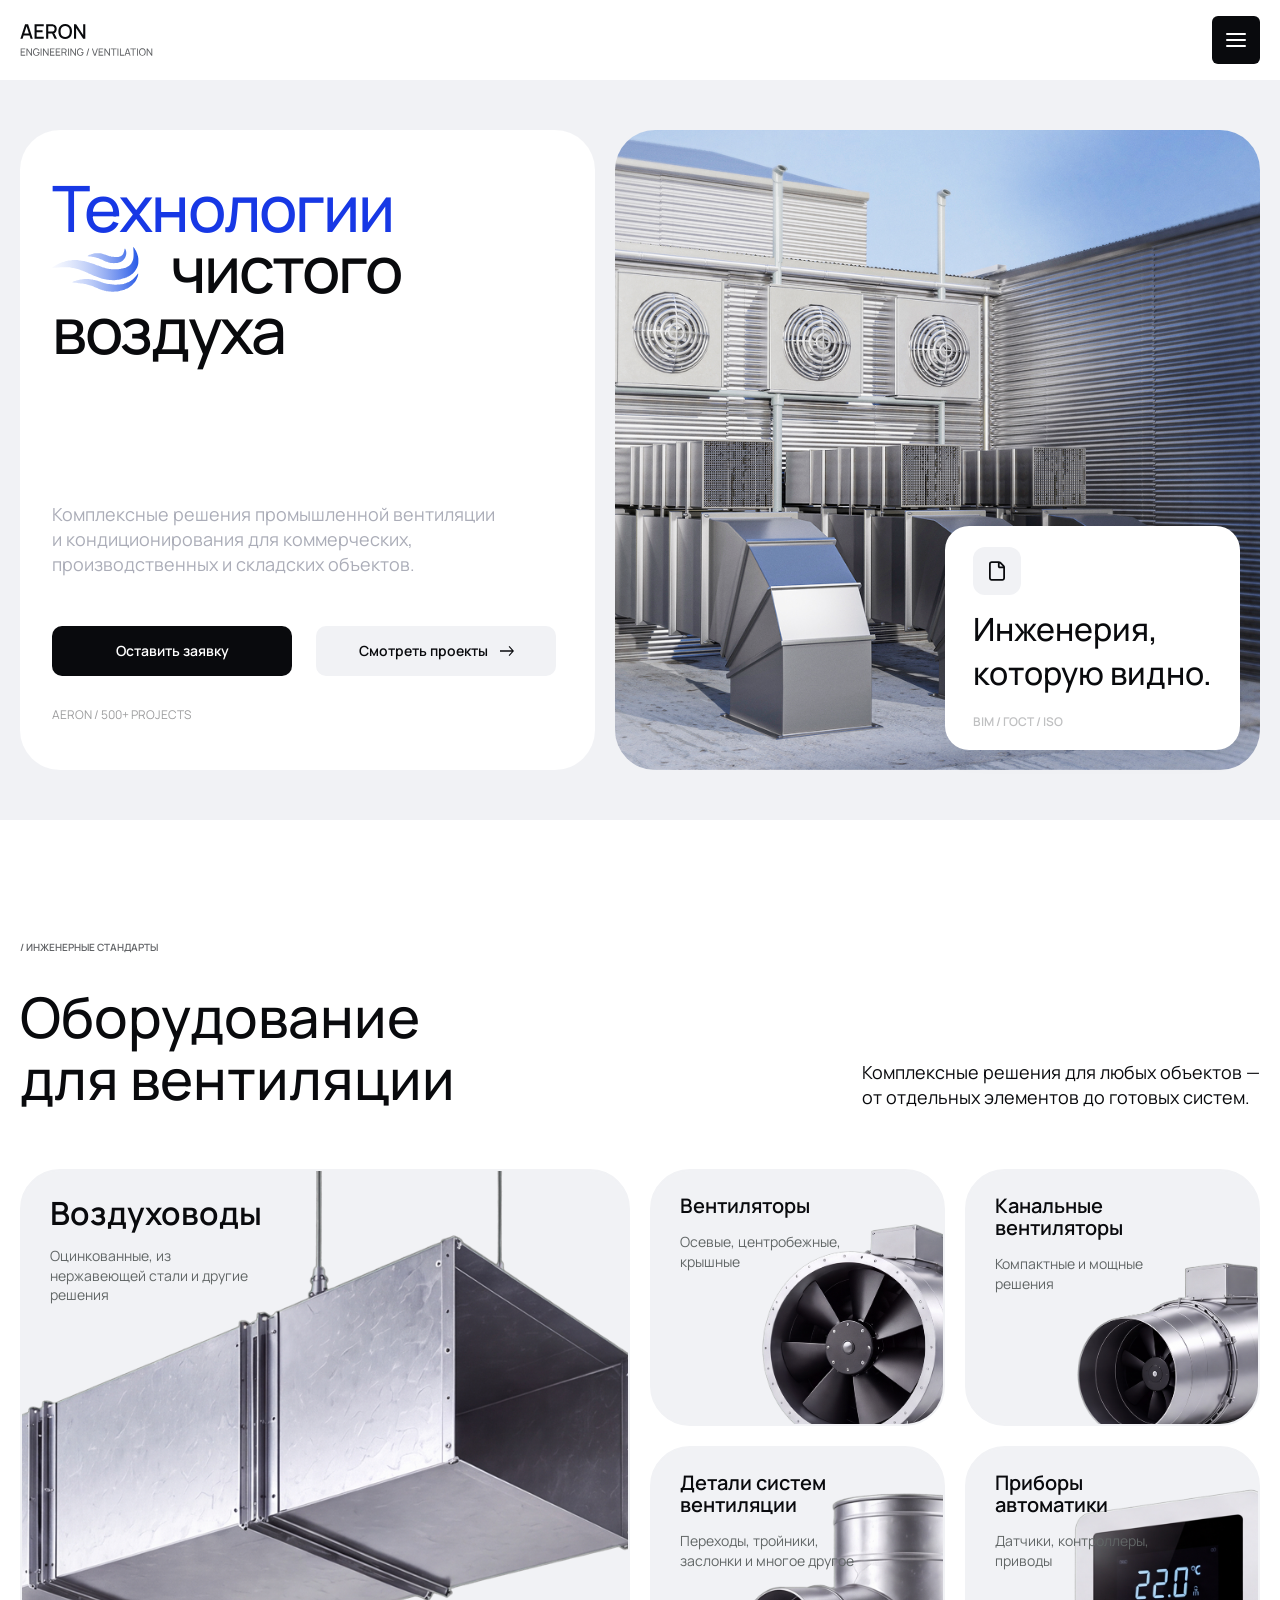
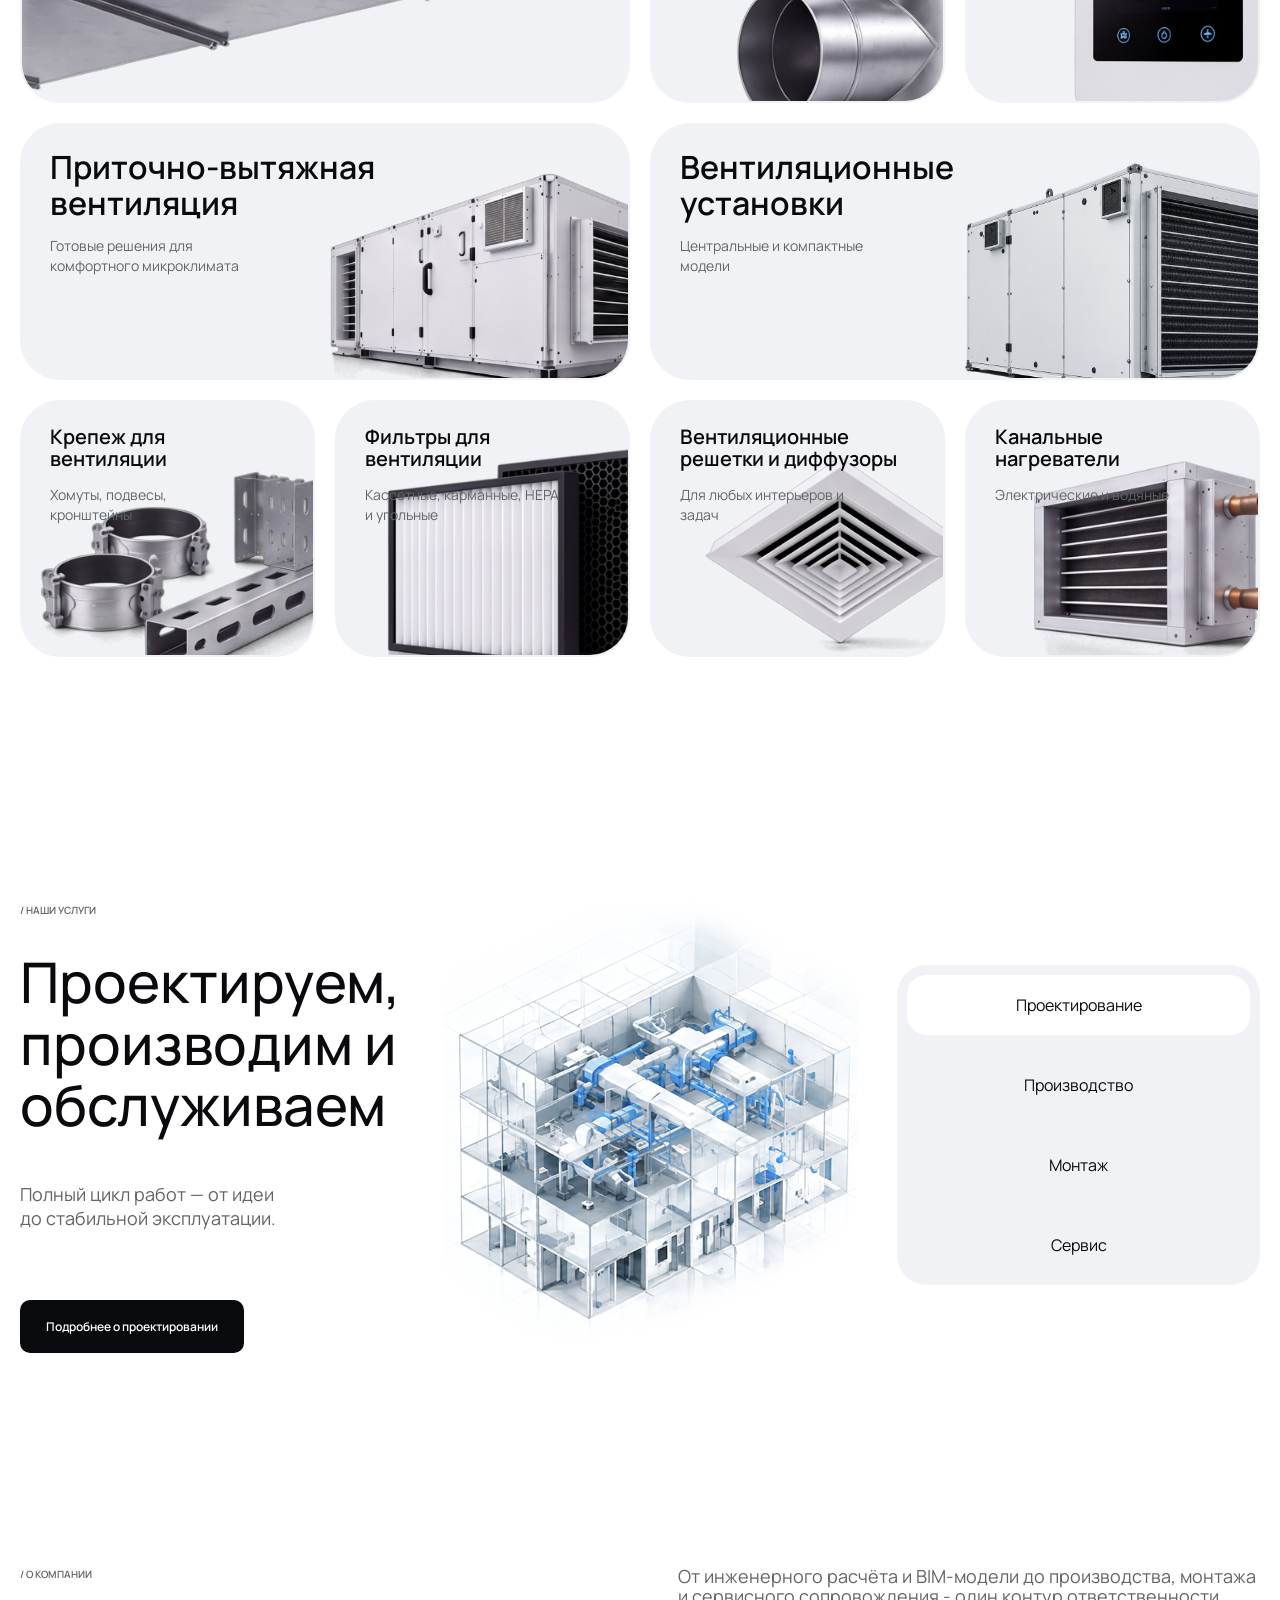
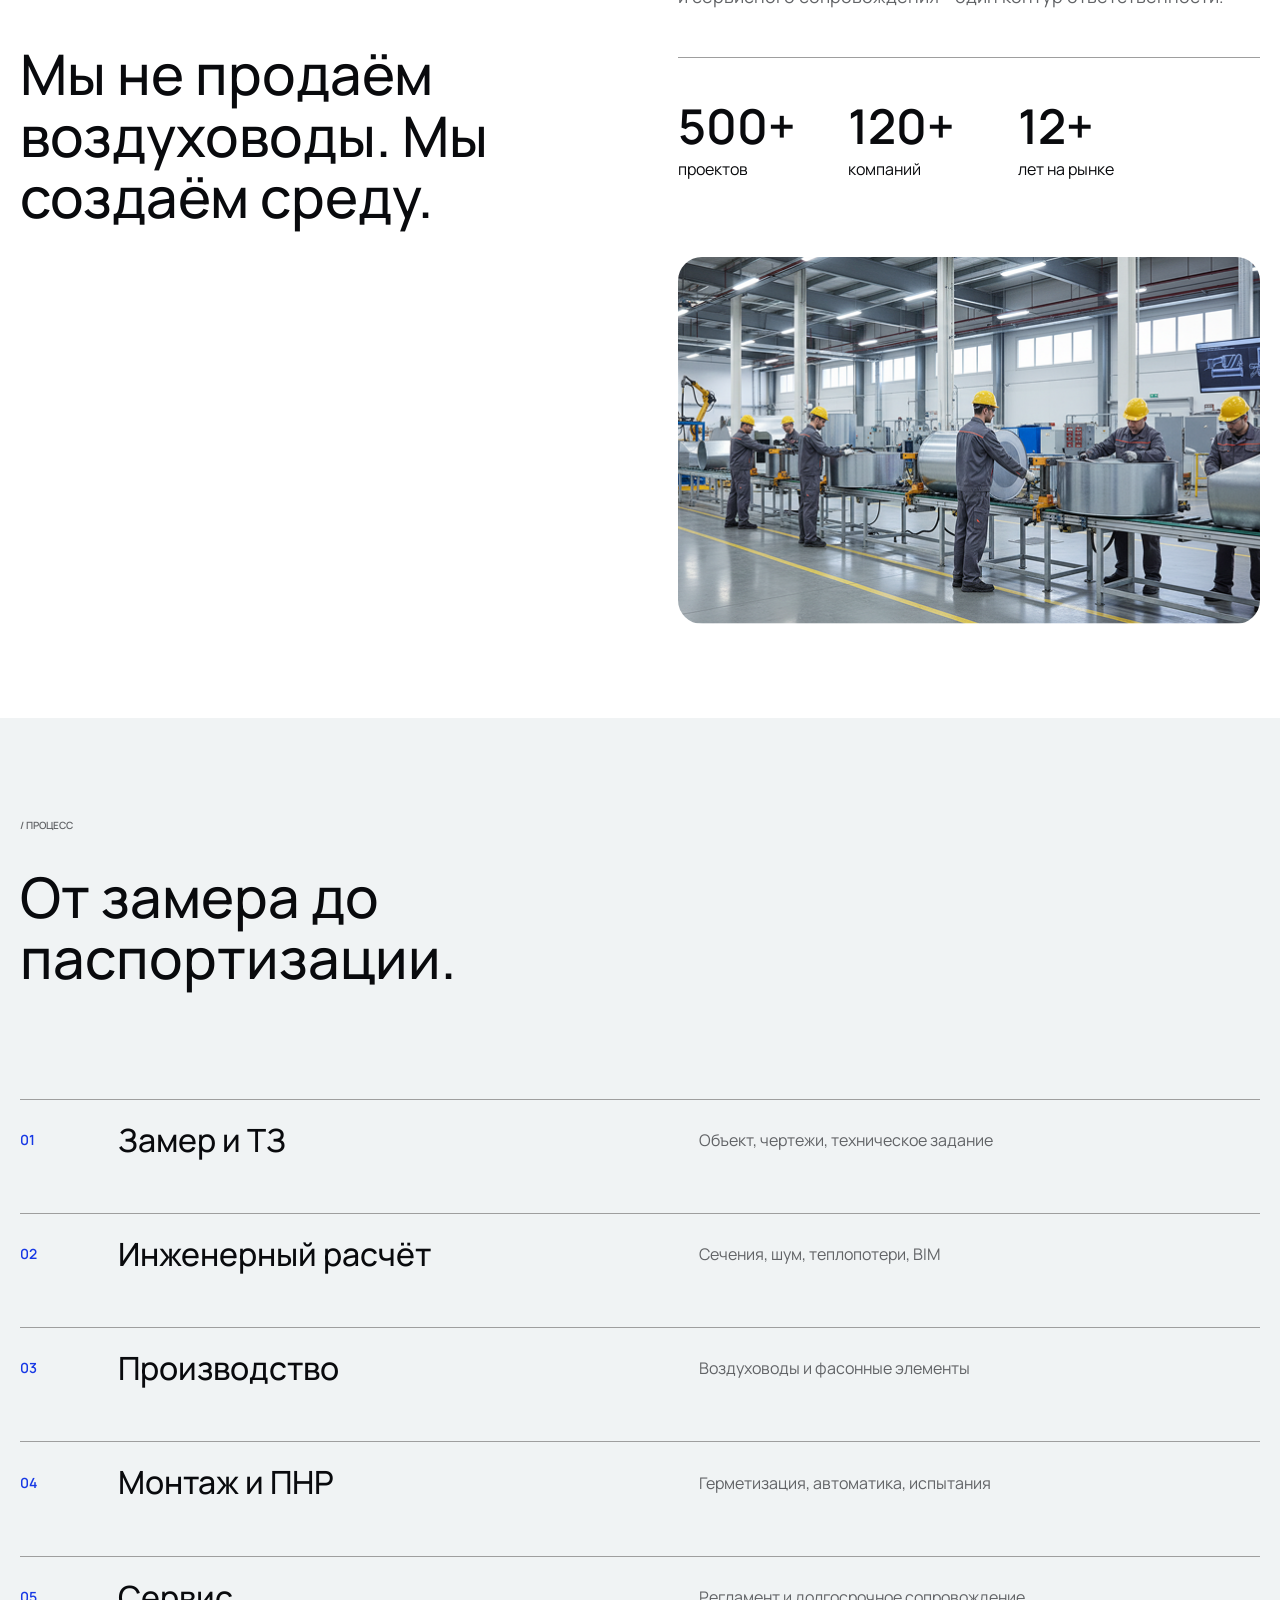
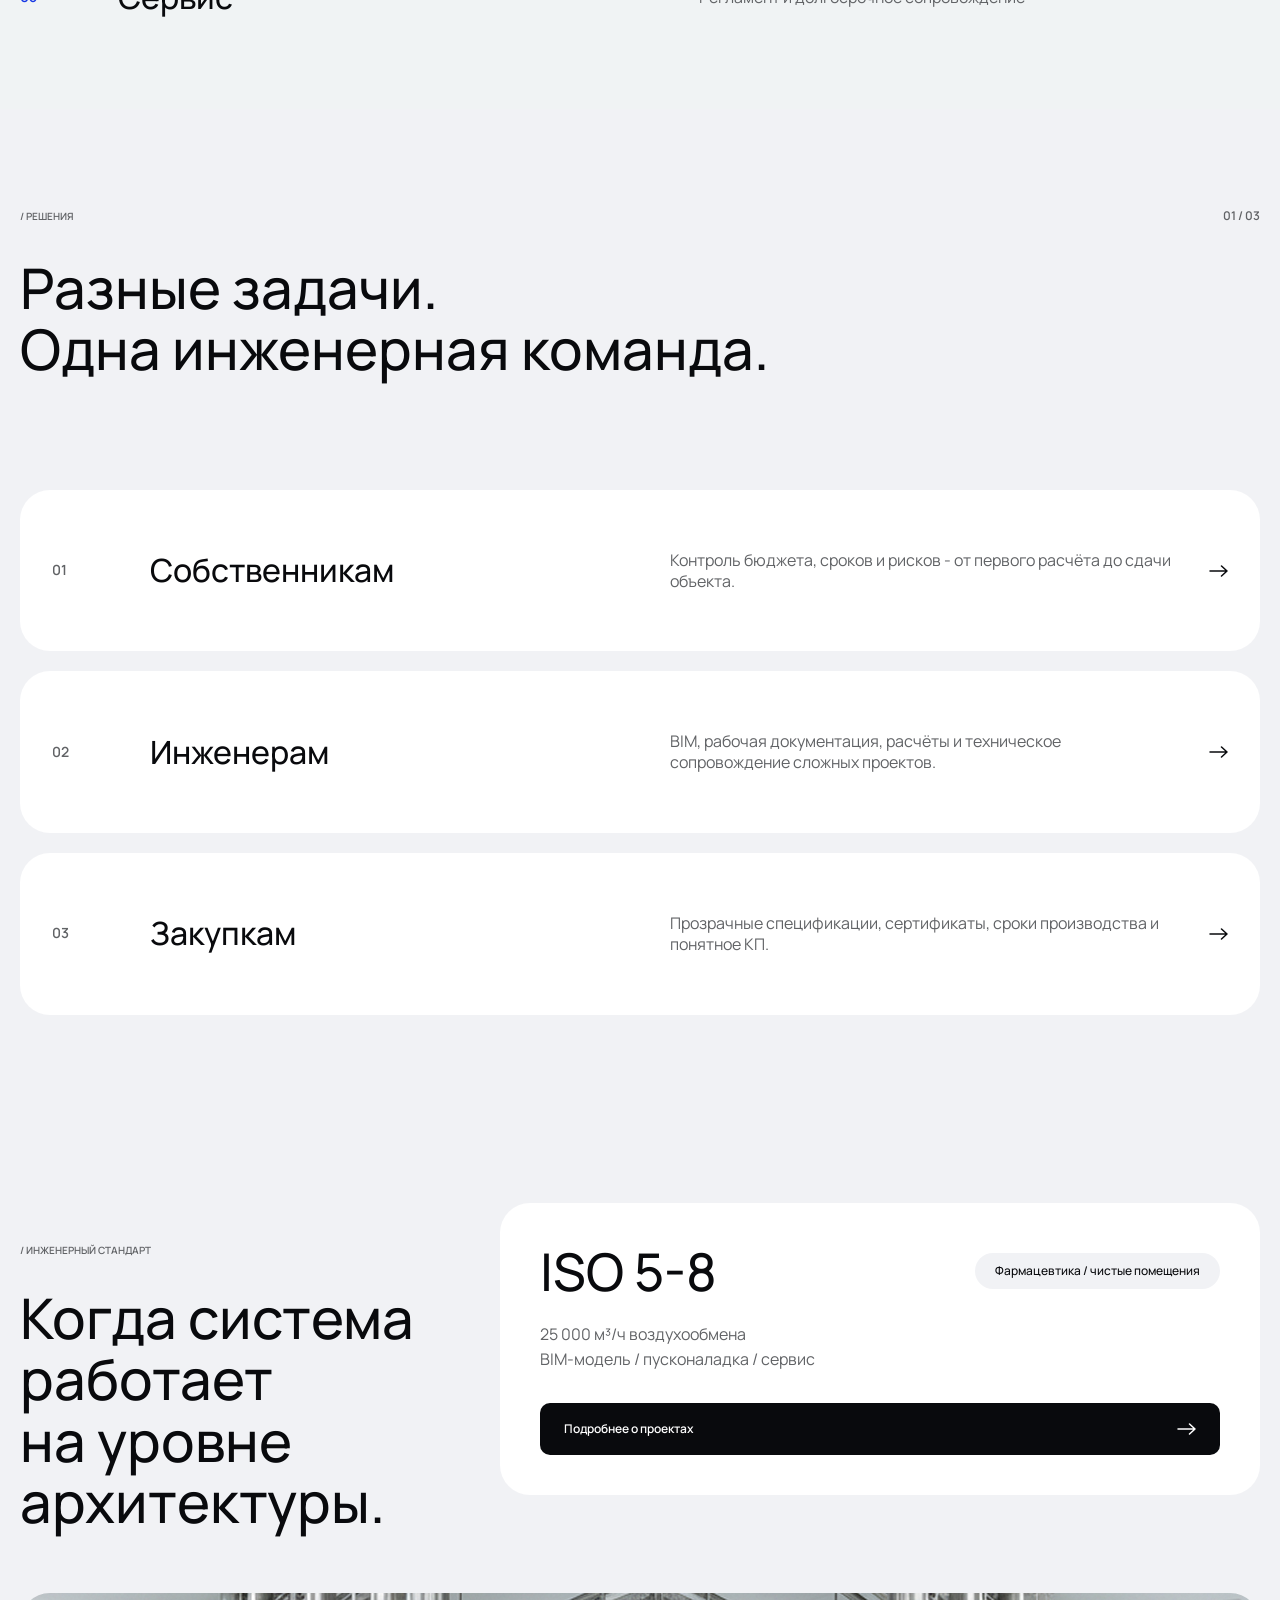
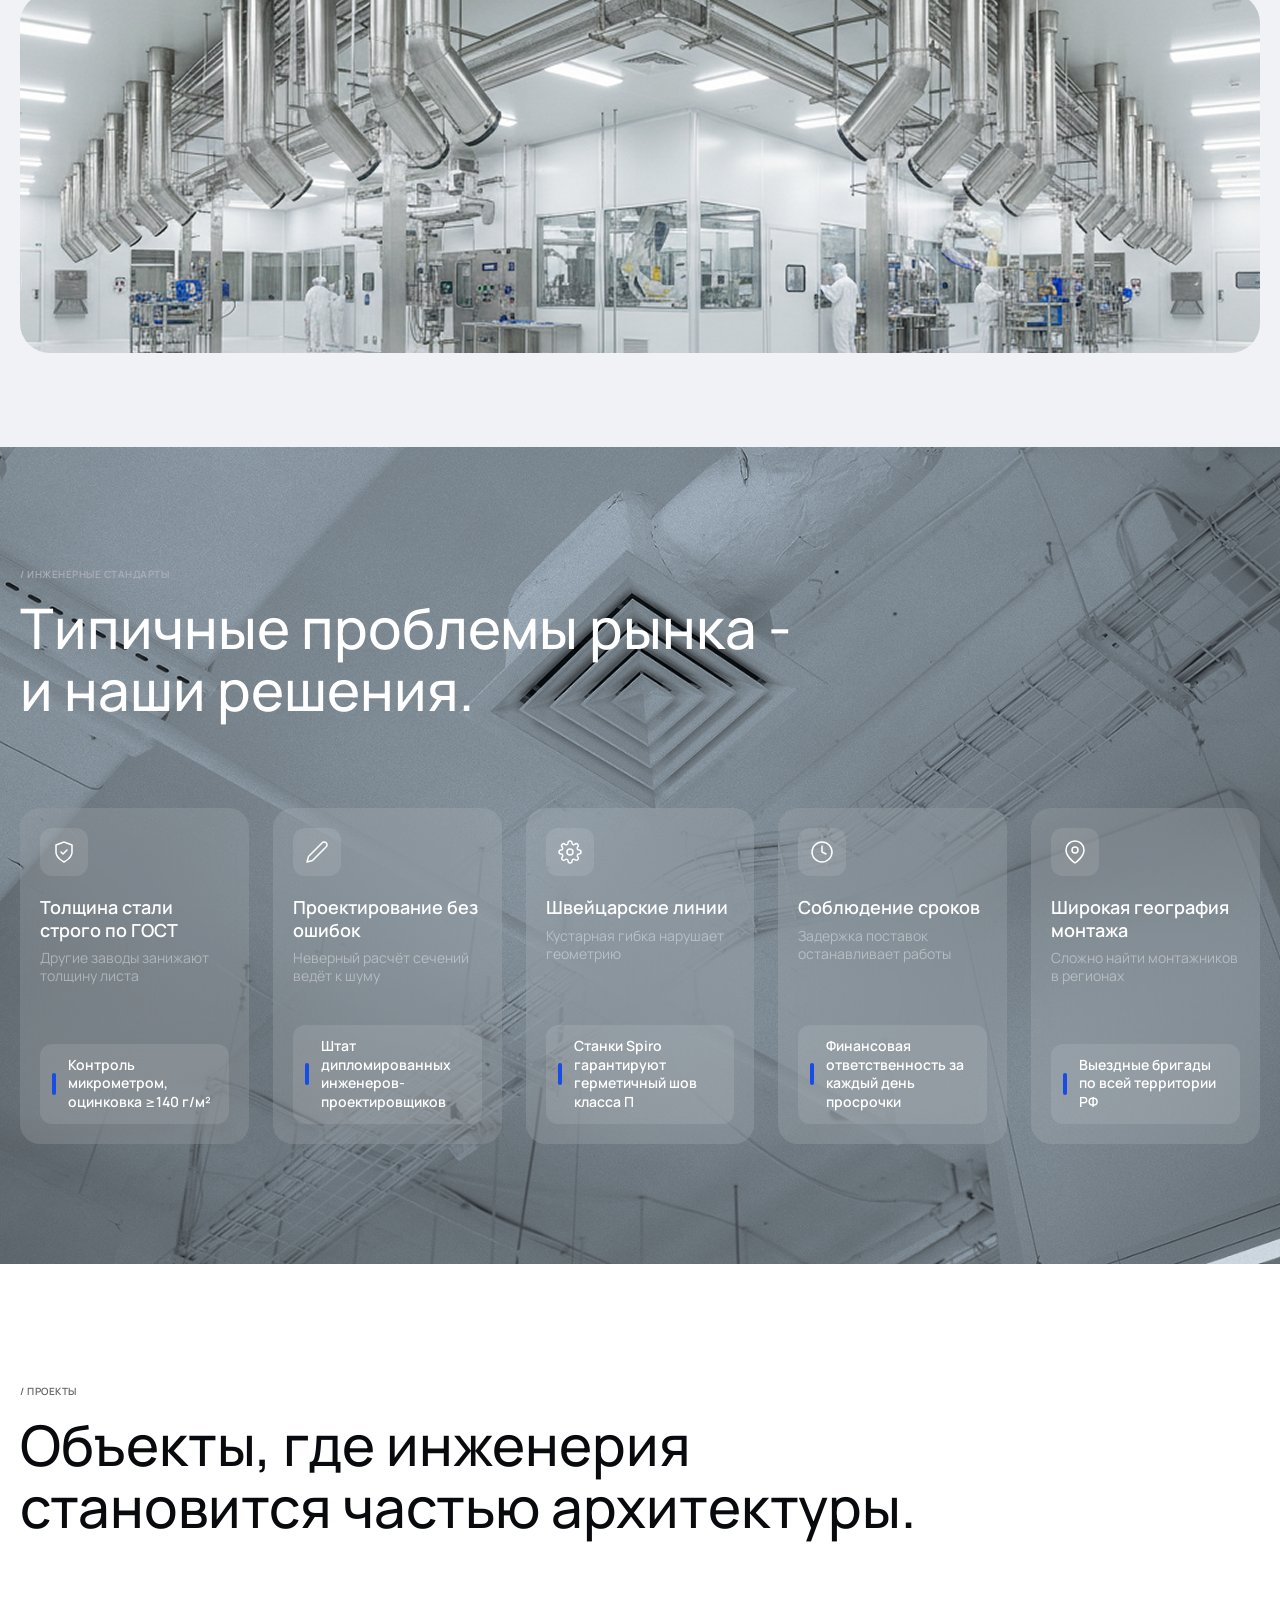
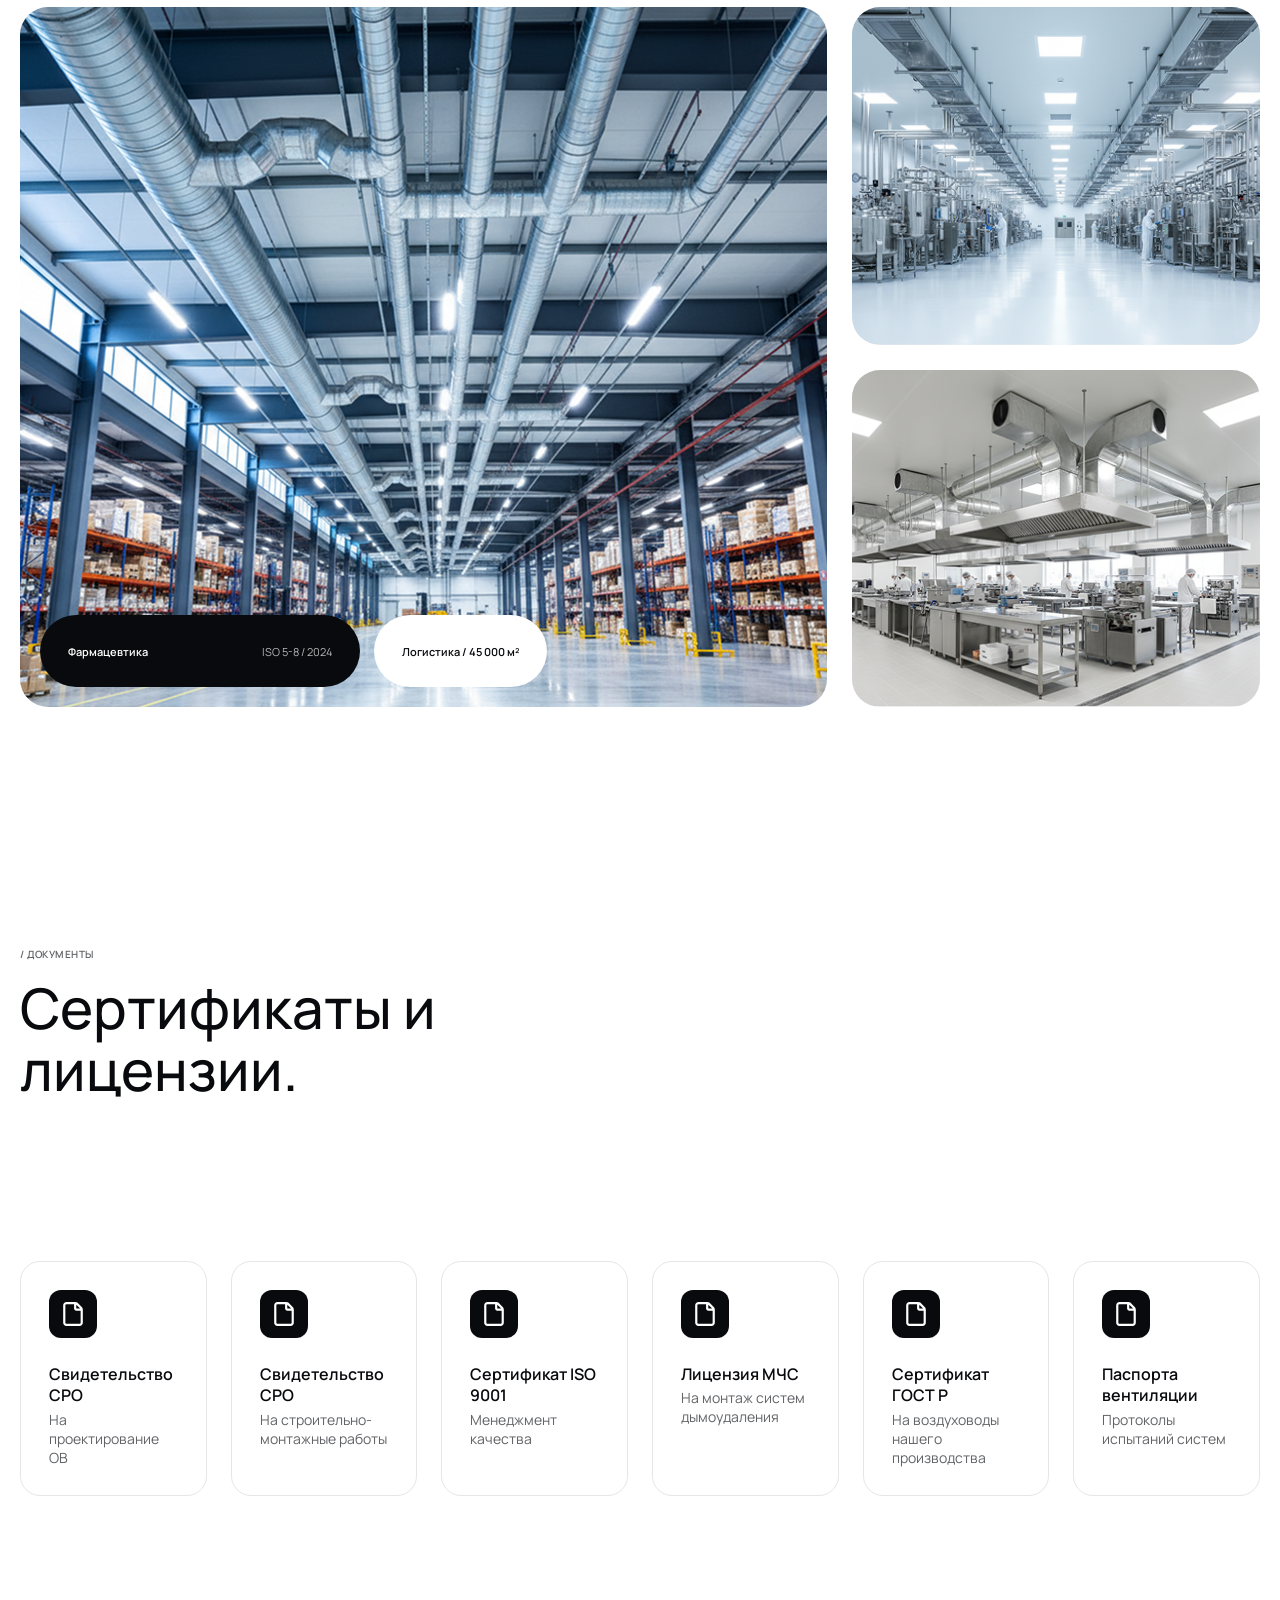
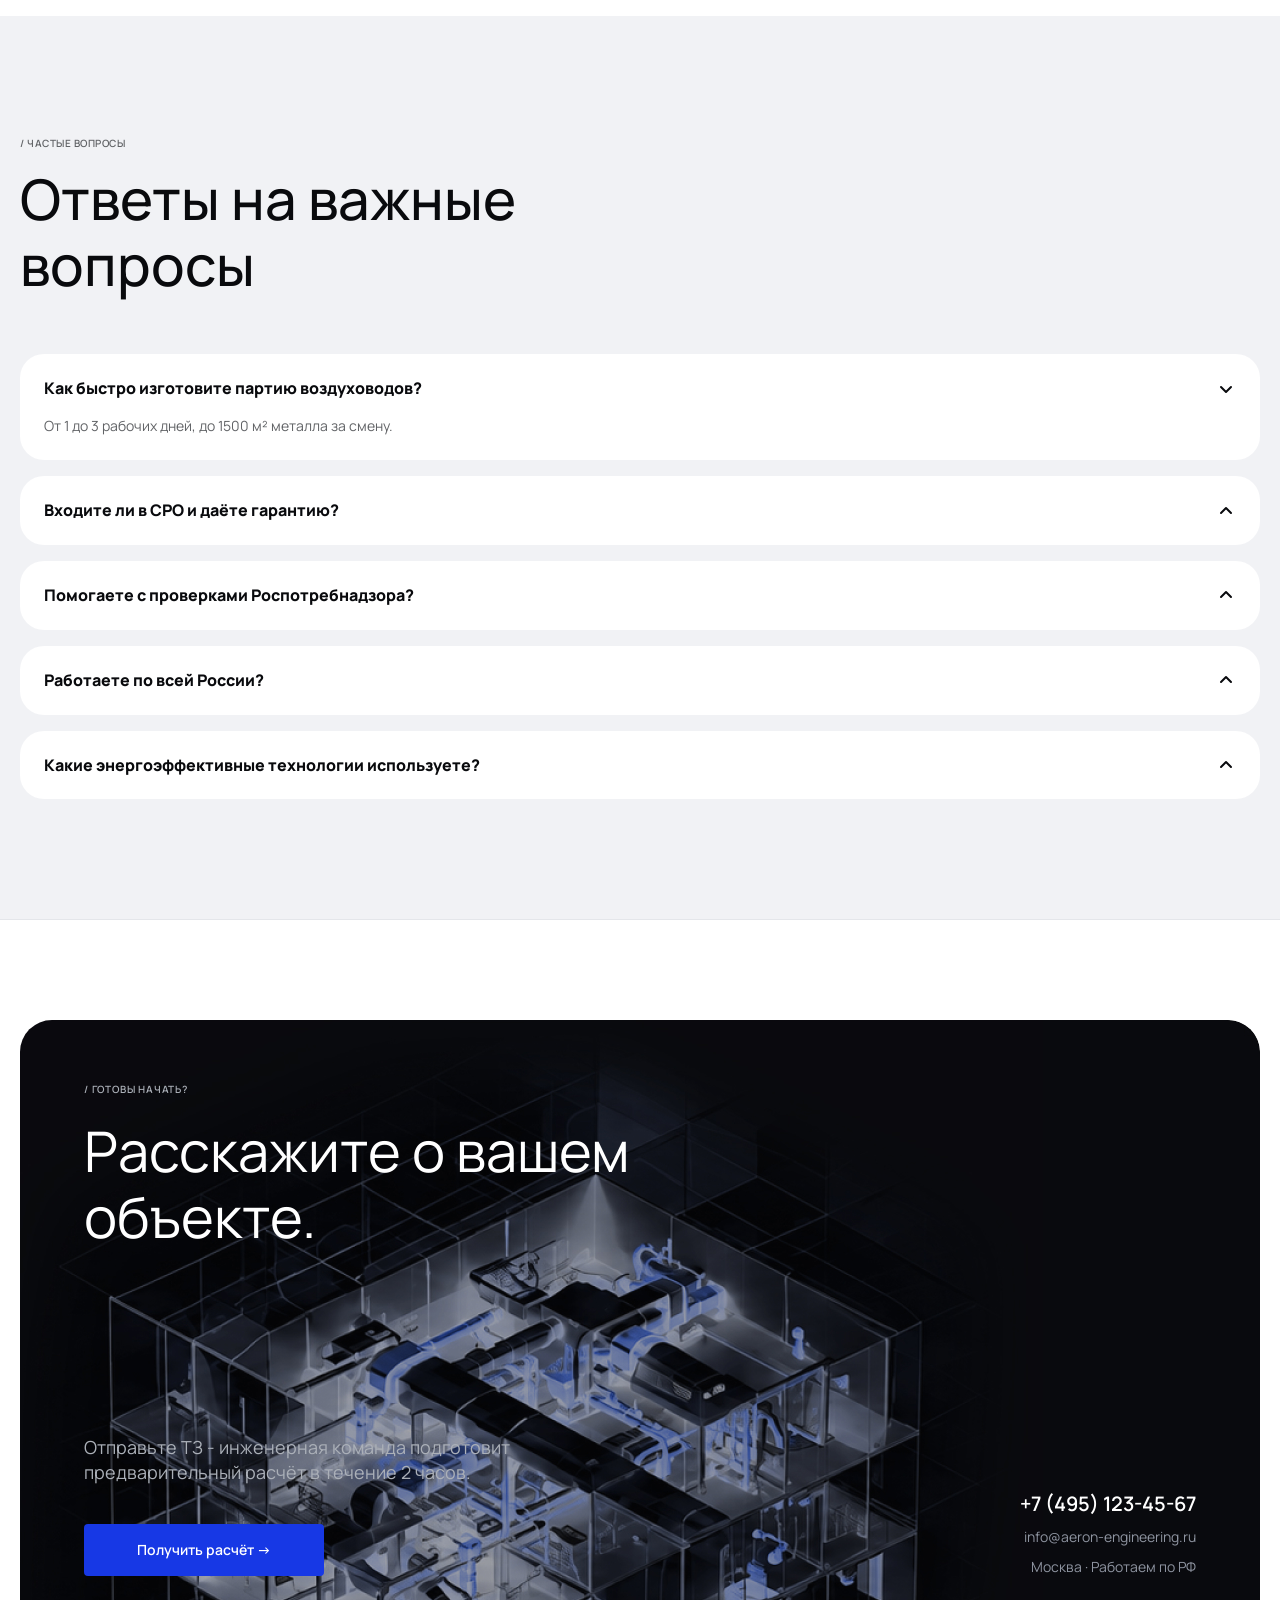
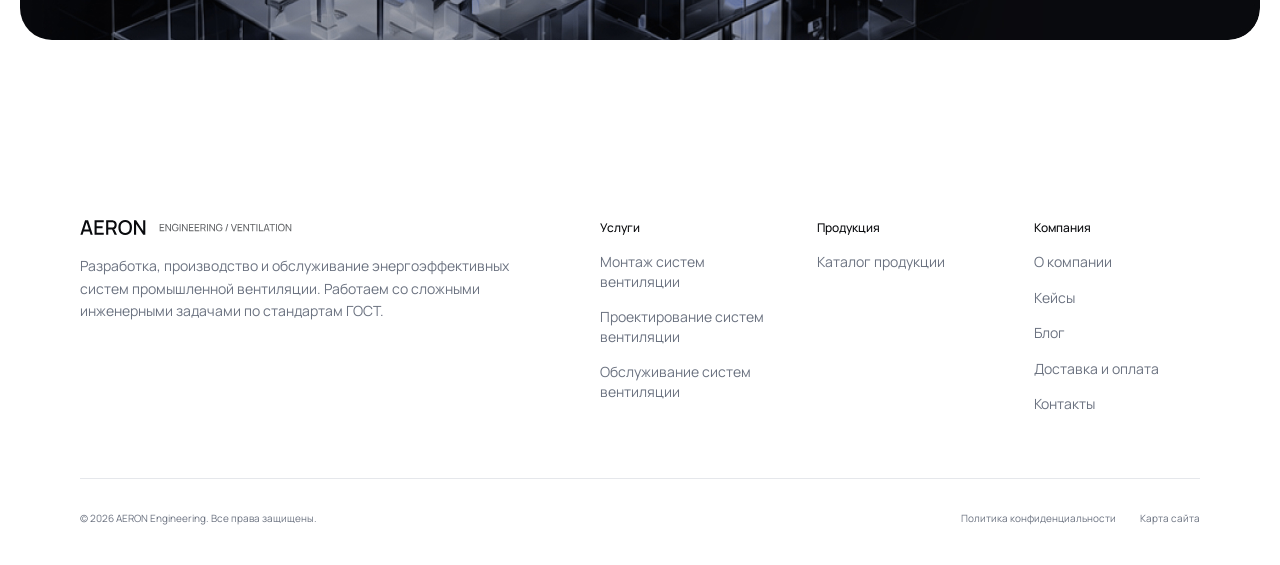
<file: index.html>
<!DOCTYPE html>
<html lang="ru">
<head>
    <meta charset="UTF-8">
    <meta name="viewport" content="width=device-width, initial-scale=1.0">
    <title>AERON — вентиляционные системы</title>
    <link rel="stylesheet" href="css/style.css">
    <script defer src="./main.js"></script>
</head>
<body>
    <header class="header">
        <div class="container">
            <div class="header__content">
                <div class="header__logo">
                    <a href="index.html" class="header__logo-link">
                        <img src="images/logo.svg" alt="AERON" class="header__logo-img">
                    </a>
                </div>
                <!-- /.header__logo -->
                <button class="header__menu-toggle" type="button" aria-expanded="false" aria-controls="header-menu" aria-label="Открыть меню">
                    <span class="header__burger-line"></span>
                    <span class="header__burger-line"></span>
                    <span class="header__burger-line"></span>
                </button>
                <div class="header__menu" id="header-menu">
                    <nav class="header__nav" aria-label="Основная навигация">
                        <a href="catalog.html" class="header__link header__link--catalog">
                            <span class="header__menu-icon">
                                <span class="header__menu-icon-line"></span>
                                <span class="header__menu-icon-line"></span>
                                <span class="header__menu-icon-line"></span>
                            </span>
                            Каталог
                        </a>
                        <a href="delivery.html" class="header__link">Доставка и оплата</a>
                        <a href="#" class="header__link">Кейсы</a>
                        <a href="#" class="header__link">Блог</a>
                        <div class="header__nav-item header__nav-item--services">
                            <button class="header__link header__link--services" type="button" aria-haspopup="true" aria-controls="header-services">
                                Услуги
                                <span class="header__services-caret" aria-hidden="true"></span>
                            </button>
                            <div class="header__submenu" id="header-services">
                                <a href="installation.html" class="header__submenu-link">Монтаж систем вентиляции</a>
                                <a href="design.html" class="header__submenu-link">Проектирование систем вентиляции</a>
                                <a href="handling.html" class="header__submenu-link">Обслуживание систем вентиляции</a>
                            </div>
                        </div>
                        <a href="about.html" class="header__link">О компании</a>
                        <a href="contacts.html" class="header__link">Контакты</a>
                    </nav>
                    <!-- /.header__nav -->
                    <div class="header__action">
                        <a href="tel:+74951981401" class="header__phone">+7 (495) 198-14-01</a>
                        <a href="mailto:vent-vsp@mail.ru" class="header__email">vent-vsp@mail.ru</a>
                        <button class="header__button">
                            <span class="header__button-text">Получить КП</span>
                            <span class="header__button-icon">
                                <svg width="14" height="10" viewBox="0 0 14 10" fill="none" xmlns="http://www.w3.org/2000/svg">
                                    <path d="M9 1L13 5M13 5L9 9M13 5H1" stroke="#090A0D" stroke-width="1.5" stroke-linecap="round" stroke-linejoin="round"/>
                                </svg>
                            </span>
                        </button>
                    </div>
                    <!-- /.header__action -->
                </div>
                <!-- /.header__menu -->
            </div>
            <!-- /.header__content -->
        </div>
        <!-- /.container -->
    </header>
    <!-- /.header -->

    <section class="hero">
        <div class="container">
            <div class="hero__inner">
                <div class="hero__info">
                    <h1 class="hero__title">
                        <span class="hero__title-accent">Технологии</span><br>
                        <span class="hero__title-decor">
                            <img src="images/hero-title-accent.svg" alt="" class="hero__title-decor-img">чистого
                        </span>
                        воздуха
                    </h1>
                    <div class="hero__content">
                        <p class="hero__description">
                            Комплексные решения промышленной вентиляции<br>
                            и&nbsp;кондиционирования для коммерческих,<br>
                            производственных и&nbsp;складских объектов.
                        </p>
                        <div class="hero__actions">
                            <button class="hero__button hero__button--primary">Оставить заявку</button>
                            <button class="hero__button hero__button--secondary">
                                <span class="hero__button-text">Смотреть проекты</span>
                                <span class="hero__button-icon">
                                    <svg width="14" height="10" viewBox="0 0 14 10" fill="none" xmlns="http://www.w3.org/2000/svg">
                                        <path d="M0 5.67164V4.32836H11.8544L8.6699 0.831557L9.4466 0L14 5L9.4466 10L8.6699 9.16844L11.8544 5.67164H0Z" fill="#090A0D"/>
                                    </svg>
                                </span>
                            </button>
                        </div>
                        <p class="hero__label">AERON / 500+ PROJECTS</p>
                    </div>
                    <!-- /.hero__content -->
                </div>
                <!-- /.hero__info -->
                <div class="hero__visual">
                    <img src="images/hero.jpg" alt="Проект AERON" class="hero__img">
                    <div class="hero__card">
                        <div class="hero__card-icon">
                            <img src="images/file.svg" alt="" class="hero__card-icon-img">
                        </div>
                        <p class="hero__card-text">Инженерия,<br>которую видно.</p>
                        <p class="hero__card-tags">BIM / ГОСТ / ISO</p>
                    </div>
                    <!-- /.hero__card -->
                </div>
                <!-- /.hero__visual -->
            </div>
            <!-- /.hero__inner -->
        </div>
        <!-- /.container -->
    </section>
    <!-- /.hero -->

    <section class="products">
        <div class="container">
            <div class="products__heading">
                <p class="products__label">/ ИНЖЕНЕРНЫЕ СТАНДАРТЫ</p>
                <div class="products__heading-row">
                    <h2 class="products__title">Оборудование<br>для вентиляции</h2>
                    <p class="products__desc">Комплексные решения для любых объектов —<br>от отдельных элементов до готовых систем.</p>
                </div>
            </div>
            <!-- /.products__heading -->

            <div class="products__grid">
                <!-- Card 01 — Big -->
                <a href="#" class="products__card products__card--big">
                    <span class="products__card-img">
                        <img src="./images/стандарты/standarts-11.png" alt="" class="products__card-img-el">
                    </span>
                    <span class="products__card-body">
                        <span class="products__card-title">Воздуховоды</span>
                        <span class="products__card-subtitle">Оцинкованные, из нержавеющей стали и другие решения</span>
                    </span>
                    <span class="products__card-bottom">
                        <span class="products__card-link" aria-hidden="true">
                            <svg width="14" height="10" viewBox="0 0 14 10" fill="none" xmlns="http://www.w3.org/2000/svg">
                                <path d="M9 1L13 5M13 5L9 9M13 5H1" stroke="currentColor" stroke-width="1.5" stroke-linecap="round" stroke-linejoin="round"/>
                            </svg>
                        </span>
                    </span>
                </a>

                <!-- Card 2 -->
                <a href="#" class="products__card">
                    <span class="products__card-img">
                        <img src="./images/стандарты/standarts-07.png" alt="" class="products__card-img-el">
                    </span>
                    <span class="products__card-body">
                        <span class="products__card-title">Вентиляторы</span>
                        <span class="products__card-subtitle">Осевые, центробежные, крышные</span>
                    </span>
                    <span class="products__card-bottom">
                        <span class="products__card-link" aria-hidden="true">
                            <svg width="14" height="10" viewBox="0 0 14 10" fill="none" xmlns="http://www.w3.org/2000/svg">
                                <path d="M9 1L13 5M13 5L9 9M13 5H1" stroke="currentColor" stroke-width="1.5" stroke-linecap="round" stroke-linejoin="round"/>
                            </svg>
                        </span>
                    </span>
                </a>

                <!-- Card 3 -->
                <a href="#" class="products__card">
                    <span class="products__card-img">
                        <img src="./images/стандарты/standarts-03.png" alt="" class="products__card-img-el">
                    </span>
                    <span class="products__card-body">
                        <span class="products__card-title">Канальные<br>вентиляторы</span>
                        <span class="products__card-subtitle">Компактные и мощные решения</span>
                    </span>
                    <span class="products__card-bottom">
                        <span class="products__card-link" aria-hidden="true">
                            <svg width="14" height="10" viewBox="0 0 14 10" fill="none" xmlns="http://www.w3.org/2000/svg">
                                <path d="M9 1L13 5M13 5L9 9M13 5H1" stroke="currentColor" stroke-width="1.5" stroke-linecap="round" stroke-linejoin="round"/>
                            </svg>
                        </span>
                    </span>
                </a>

                <!-- Card 4 -->
                <a href="#" class="products__card">
                    <span class="products__card-img">
                        <img src="./images/стандарты/standarts-10.png" alt="" class="products__card-img-el">
                    </span>
                    <span class="products__card-body">
                        <span class="products__card-title">Детали систем<br>вентиляции</span>
                        <span class="products__card-subtitle">Переходы, тройники, заслонки и многое другое</span>
                    </span>
                    <span class="products__card-bottom">
                        <span class="products__card-link" aria-hidden="true">
                            <svg width="14" height="10" viewBox="0 0 14 10" fill="none" xmlns="http://www.w3.org/2000/svg">
                                <path d="M9 1L13 5M13 5L9 9M13 5H1" stroke="currentColor" stroke-width="1.5" stroke-linecap="round" stroke-linejoin="round"/>
                            </svg>
                        </span>
                    </span>
                </a>

                <!-- Card 5 -->
                <a href="#" class="products__card">
                    <span class="products__card-img">
                        <img src="./images/стандарты/standarts-06.png" alt="" class="products__card-img-el">
                    </span>
                    <span class="products__card-body">
                        <span class="products__card-title">Приборы<br>автоматики</span>
                        <span class="products__card-subtitle">Датчики, контроллеры, приводы</span>
                    </span>
                    <span class="products__card-bottom">
                        <span class="products__card-link" aria-hidden="true">
                            <svg width="14" height="10" viewBox="0 0 14 10" fill="none" xmlns="http://www.w3.org/2000/svg">
                                <path d="M9 1L13 5M13 5L9 9M13 5H1" stroke="currentColor" stroke-width="1.5" stroke-linecap="round" stroke-linejoin="round"/>
                            </svg>
                        </span>
                    </span>
                </a>

                <!-- Card 6 — Flat -->
                <a href="#" class="products__card products__card--flat">
                    <span class="products__card-img">
                        <img src="./images/стандарты/standarts-02.png" alt="" class="products__card-img-el">
                    </span>
                    <span class="products__card-body">
                        <span class="products__card-title">Приточно-вытяжная<br>вентиляция</span>
                        <span class="products__card-subtitle">Готовые решения для комфортного микроклимата</span>
                    </span>
                    <span class="products__card-bottom">
                        <span class="products__card-link" aria-hidden="true">
                            <svg width="14" height="10" viewBox="0 0 14 10" fill="none" xmlns="http://www.w3.org/2000/svg">
                                <path d="M9 1L13 5M13 5L9 9M13 5H1" stroke="currentColor" stroke-width="1.5" stroke-linecap="round" stroke-linejoin="round"/>
                            </svg>
                        </span>
                    </span>
                </a>

                <!-- Card 7 — Flat -->
                <a href="#" class="products__card products__card--flat">
                    <span class="products__card-img">
                        <img src="./images/стандарты/standarts-09.png" alt="" class="products__card-img-el">
                    </span>
                    <span class="products__card-body">
                        <span class="products__card-title">Вентиляционные<br>установки</span>
                        <span class="products__card-subtitle">Центральные и компактные модели</span>
                    </span>
                    <span class="products__card-bottom">
                        <span class="products__card-link" aria-hidden="true">
                            <svg width="14" height="10" viewBox="0 0 14 10" fill="none" xmlns="http://www.w3.org/2000/svg">
                                <path d="M9 1L13 5M13 5L9 9M13 5H1" stroke="currentColor" stroke-width="1.5" stroke-linecap="round" stroke-linejoin="round"/>
                            </svg>
                        </span>
                    </span>
                </a>

                <!-- Card 8 -->
                <a href="#" class="products__card">
                    <span class="products__card-img">
                        <img src="./images/стандарты/standarts-05.png" alt="" class="products__card-img-el">
                    </span>
                    <span class="products__card-body">
                        <span class="products__card-title">Крепеж для<br>вентиляции</span>
                        <span class="products__card-subtitle">Хомуты, подвесы, кронштейны</span>
                    </span>
                    <span class="products__card-bottom">
                        <span class="products__card-link" aria-hidden="true">
                            <svg width="14" height="10" viewBox="0 0 14 10" fill="none" xmlns="http://www.w3.org/2000/svg">
                                <path d="M9 1L13 5M13 5L9 9M13 5H1" stroke="currentColor" stroke-width="1.5" stroke-linecap="round" stroke-linejoin="round"/>
                            </svg>
                        </span>
                    </span>
                </a>

                <!-- Card 9 -->
                <a href="#" class="products__card">
                    <span class="products__card-img">
                        <img src="./images/стандарты/standarts-01.png" alt="" class="products__card-img-el">
                    </span>
                    <span class="products__card-body">
                        <span class="products__card-title">Фильтры для<br>вентиляции</span>
                        <span class="products__card-subtitle">Кассетные, карманные, HEPA и угольные</span>
                    </span>
                    <span class="products__card-bottom">
                        <span class="products__card-link" aria-hidden="true">
                            <svg width="14" height="10" viewBox="0 0 14 10" fill="none" xmlns="http://www.w3.org/2000/svg">
                                <path d="M9 1L13 5M13 5L9 9M13 5H1" stroke="currentColor" stroke-width="1.5" stroke-linecap="round" stroke-linejoin="round"/>
                            </svg>
                        </span>
                    </span>
                </a>

                <!-- Card 10 -->
                <a href="#" class="products__card">
                    <span class="products__card-img">
                        <img src="./images/стандарты/standarts-08.png" alt="" class="products__card-img-el">
                    </span>
                    <span class="products__card-body">
                        <span class="products__card-title">Вентиляционные<br>решетки и диффузоры</span>
                        <span class="products__card-subtitle">Для любых интерьеров и задач</span>
                    </span>
                    <span class="products__card-bottom">
                        <span class="products__card-link" aria-hidden="true">
                            <svg width="14" height="10" viewBox="0 0 14 10" fill="none" xmlns="http://www.w3.org/2000/svg">
                                <path d="M9 1L13 5M13 5L9 9M13 5H1" stroke="currentColor" stroke-width="1.5" stroke-linecap="round" stroke-linejoin="round"/>
                            </svg>
                        </span>
                    </span>
                </a>

                <!-- Card 11 -->
                <a href="#" class="products__card">
                    <span class="products__card-img">
                        <img src="./images/стандарты/standarts-04.png" alt="" class="products__card-img-el">
                    </span>
                    <span class="products__card-body">
                        <span class="products__card-title">Канальные<br>нагреватели</span>
                        <span class="products__card-subtitle">Электрические и водяные</span>
                    </span>
                    <span class="products__card-bottom">
                        <span class="products__card-link" aria-hidden="true">
                            <svg width="14" height="10" viewBox="0 0 14 10" fill="none" xmlns="http://www.w3.org/2000/svg">
                                <path d="M9 1L13 5M13 5L9 9M13 5H1" stroke="currentColor" stroke-width="1.5" stroke-linecap="round" stroke-linejoin="round"/>
                            </svg>
                        </span>
                    </span>
                </a>
            </div>
            <!-- /.products__grid -->
        </div>
        <!-- /.container -->
    </section>
    <!-- /.products -->

    <section class="services" id="services">
        <div class="services__content container">
            <div class="services__heading">
                <span class="services__sub">/ НАШИ УСЛУГИ</span>
                <h2 class="services__title">Проектируем, производим и обслуживаем</h2>
                <p class="services__text">
                    Полный цикл работ — от идеи <br> до стабильной эксплуатации.
                </p>
                <a href="#" class="services__link">Подробнее о проектировании</a>
            </div>
            <!-- /.services__heading -->
            <div class="services__img-wrap">
                <img src="./images/services.png" alt="" class="services__img">
            </div>

            <div class="services__tabs">
                <button class="services__tab services__tab--active">Проектирование</button>
                <button class="services__tab">Производство</button>
                <button class="services__tab">Монтаж</button>
                <button class="services__tab">Сервис</button>
            </div>
            <!-- /.services__tabs -->
        </div>
        <!-- /.services__content container -->
    </section>
    <!-- /.services -->

    <section class="about">
        <div class="about__content container">
            <div class="about__heading">
                <span class="about__sub">/ О КОМПАНИИ</span>
                <h2 class="about__title">Мы не продаём воздуховоды. Мы создаём среду.</h2>
            </div>
            <!-- /.about__heading -->
            <div class="about__info">
                <p class="about__text">От инженерного расчёта и BIM-модели до производства, монтажа и сервисного сопровождения - один контур ответственности.</p>
                <div class="about__stats">
                    <div class="about__stat">
                        <span class="about__stat-title">500+</span>
                        <span class="about__stat-text">проектов</span>
                    </div>
                    <div class="about__stat">
                        <span class="about__stat-title">120+</span>
                        <span class="about__stat-text">компаний</span>
                    </div>
                    <div class="about__stat">
                        <span class="about__stat-title">12+</span>
                        <span class="about__stat-text">лет на рынке</span>
                    </div>
                </div>
                <!-- /.about__stats -->
                <div class="about__img-wrap">
                    <img src="./images/about.png" alt="" class="about__img">
                    <span class="about__img-text">Производство / монтаж / запуск</span>
                </div>
                <!-- /.about__img-wrap -->
            </div>
            <!-- /.about__info -->
        </div>
        <!-- /.about__content container -->
    </section>
    <!-- /.about -->

    <section class="process">
        <div class="container">
            <div class="process__heading">
                <span class="process__sub">/ ПРОЦЕСС</span>
                <h2 class="process__title">От замера до<br>паспортизации.</h2>
            </div>
            <!-- /.process__heading -->
            <div class="process__list">
                <div class="process__item">
                    <span class="process__num">01</span>
                    <span class="process__name">Замер и ТЗ</span>
                    <span class="process__desc">Объект, чертежи, техническое задание</span>
                </div>
                <!-- /.process__item -->
                <div class="process__item">
                    <span class="process__num">02</span>
                    <span class="process__name">Инженерный расчёт</span>
                    <span class="process__desc">Сечения, шум, теплопотери, BIM</span>
                </div>
                <!-- /.process__item -->
                <div class="process__item">
                    <span class="process__num">03</span>
                    <span class="process__name">Производство</span>
                    <span class="process__desc">Воздуховоды и фасонные элементы</span>
                </div>
                <!-- /.process__item -->
                <div class="process__item">
                    <span class="process__num">04</span>
                    <span class="process__name">Монтаж и ПНР</span>
                    <span class="process__desc">Герметизация, автоматика, испытания</span>
                </div>
                <!-- /.process__item -->
                <div class="process__item">
                    <span class="process__num">05</span>
                    <span class="process__name">Сервис</span>
                    <span class="process__desc">Регламент и долгосрочное сопровождение</span>
                </div>
                <!-- /.process__item -->
            </div>
            <!-- /.process__list -->
        </div>
        <!-- /.container -->
    </section>
    <!-- /.process -->

    
    <section class="solutions">
        <div class="container">
            <div class="solutions__heading">
                <span class="solutions__sub">/ РЕШЕНИЯ</span>
                <span class="solutions__counter">01 / 03</span>
                <h2 class="solutions__title">Разные задачи.<br>Одна инженерная команда.</h2>
            </div>
            <!-- /.solutions__heading -->
            <div class="solutions__list">
                <a href="#" class="solutions__item">
                    <span class="solutions__num">01</span>
                    <span class="solutions__name">Собственникам</span>
                    <span class="solutions__desc">Контроль бюджета, сроков и рисков - от первого расчёта до сдачи объекта.</span>
                    <span class="solutions__arrow">
                        <svg width="19" height="12" viewBox="0 0 19 12" fill="none" xmlns="http://www.w3.org/2000/svg">
                            <path d="M12.5 1L18 6M18 6L12.5 11M18 6H1" stroke="currentColor" stroke-width="1.5" stroke-linecap="round" stroke-linejoin="round"/>
                        </svg>
                    </span>
                </a>
                <!-- /.solutions__item -->
                <a href="#" class="solutions__item">
                    <span class="solutions__num">02</span>
                    <span class="solutions__name">Инженерам</span>
                    <span class="solutions__desc">BIM, рабочая документация, расчёты и техническое сопровождение сложных проектов.</span>
                    <span class="solutions__arrow">
                        <svg width="19" height="12" viewBox="0 0 19 12" fill="none" xmlns="http://www.w3.org/2000/svg">
                            <path d="M12.5 1L18 6M18 6L12.5 11M18 6H1" stroke="currentColor" stroke-width="1.5" stroke-linecap="round" stroke-linejoin="round"/>
                        </svg>
                    </span>
                </a>
                <!-- /.solutions__item -->
                <a href="#" class="solutions__item">
                    <span class="solutions__num">03</span>
                    <span class="solutions__name">Закупкам</span>
                    <span class="solutions__desc">Прозрачные спецификации, сертификаты, сроки производства и понятное КП.</span>
                    <span class="solutions__arrow">
                        <svg width="19" height="12" viewBox="0 0 19 12" fill="none" xmlns="http://www.w3.org/2000/svg">
                            <path d="M12.5 1L18 6M18 6L12.5 11M18 6H1" stroke="currentColor" stroke-width="1.5" stroke-linecap="round" stroke-linejoin="round"/>
                        </svg>
                    </span>
                </a>
                <!-- /.solutions__item -->
            </div>
            <!-- /.solutions__list -->
        </div>
        <!-- /.container -->
    </section>
    <!-- /.solutions -->

    <section class="feature">
        <div class="container">
            <div class="feature__top">
                <div class="feature__heading">
                    <span class="feature__sub">/ ИНЖЕНЕРНЫЙ СТАНДАРТ</span>
                    <h2 class="feature__title">Когда система работает<br>на уровне архитектуры.</h2>
                </div>
                <!-- /.feature__heading -->
                <div class="feature__card">
                    <div class="feature__card-head">
                        <span class="feature__card-value">ISO 5-8</span>
                        <span class="feature__card-tag">Фармацевтика / чистые помещения</span>
                    </div>
                    <!-- /.feature__card-head -->
                    <p class="feature__card-text">
                        <span class="feature__card-text-line">25 000 м³/ч воздухообмена</span>
                        <span class="feature__card-text-line">BIM-модель / пусконаладка / сервис</span>
                    </p>
                    <a href="#" class="feature__card-link">
                        <span class="feature__card-link-text">Подробнее о проектах</span>
                        <span class="feature__card-link-icon">
                            <svg width="19" height="12" viewBox="0 0 19 12" fill="none" xmlns="http://www.w3.org/2000/svg">
                                <path d="M12.5 1L18 6M18 6L12.5 11M18 6H1" stroke="currentColor" stroke-width="1.5" stroke-linecap="round" stroke-linejoin="round"/>
                            </svg>
                        </span>
                    </a>
                    <!-- /.feature__card-link -->
                </div>
                <!-- /.feature__card -->
            </div>
            <!-- /.feature__top -->
            <div class="feature__img-wrap">
                <img src="images/standart.jpg" alt="Чистое помещение AERON с системами вентиляции" class="feature__img">
            </div>
            <!-- /.feature__img-wrap -->
        </div>
        <!-- /.container -->
    </section>
    <!-- /.feature -->

    <section class="standatrs">
        <div class="container">
            <div class="standatrs__heading">
                <span class="standatrs__sub">/ ИНЖЕНЕРНЫЕ СТАНДАРТЫ</span>
                <h2 class="standatrs__title">Типичные проблемы рынка -<br>и наши решения.</h2>
            </div>
            <!-- /.standatrs__heading -->
            <div class="standatrs__grid">
                <!-- Card 01 -->
                <div class="standatrs__card">
                    <div class="standatrs__card-top">
                        <div class="standatrs__icon">
                            <svg width="24" height="24" viewBox="0 0 24 24" fill="none" xmlns="http://www.w3.org/2000/svg">
                                <path d="M12 22s8-4 8-10V5l-8-3-8 3v7c0 6 8 10 8 10z" stroke="currentColor" stroke-width="1.5" stroke-linecap="round" stroke-linejoin="round"/>
                                <path d="M9 12l2 2 4-4" stroke="currentColor" stroke-width="1.5" stroke-linecap="round" stroke-linejoin="round"/>
                            </svg>
                        </div>
                        <h3 class="standatrs__card-title">Толщина стали строго по ГОСТ</h3>
                        <p class="standatrs__card-problem">Другие заводы занижают толщину листа</p>
                    </div>
                    <!-- /.standatrs__card-top -->
                    <div class="standatrs__solution">
                        <span class="standatrs__solution-bar"></span>
                        <p class="standatrs__solution-text">Контроль микрометром, оцинковка ≥140 г/м²</p>
                    </div>
                    <!-- /.standatrs__solution -->
                </div>
                <!-- /.standatrs__card -->

                <!-- Card 02 -->
                <div class="standatrs__card">
                    <div class="standatrs__card-top">
                        <div class="standatrs__icon">
                            <svg width="24" height="24" viewBox="0 0 24 24" fill="none" xmlns="http://www.w3.org/2000/svg">
                                <path d="M17 3a2.85 2.83 0 1 1 4 4L7.5 20.5 2 22l1.5-5.5Z" stroke="currentColor" stroke-width="1.5" stroke-linecap="round" stroke-linejoin="round"/>
                            </svg>
                        </div>
                        <h3 class="standatrs__card-title">Проектирование без ошибок</h3>
                        <p class="standatrs__card-problem">Неверный расчёт сечений ведёт к шуму</p>
                    </div>
                    <!-- /.standatrs__card-top -->
                    <div class="standatrs__solution">
                        <span class="standatrs__solution-bar"></span>
                        <p class="standatrs__solution-text">Штат дипломированных инженеров-проектировщиков</p>
                    </div>
                    <!-- /.standatrs__solution -->
                </div>
                <!-- /.standatrs__card -->

                <!-- Card 03 -->
                <div class="standatrs__card">
                    <div class="standatrs__card-top">
                        <div class="standatrs__icon">
                            <svg width="24" height="24" viewBox="0 0 24 24" fill="none" xmlns="http://www.w3.org/2000/svg">
                                <circle cx="12" cy="12" r="3" stroke="currentColor" stroke-width="1.5" stroke-linecap="round" stroke-linejoin="round"/>
                                <path d="M19.4 15a1.65 1.65 0 0 0 .33 1.82l.06.06a2 2 0 1 1-2.83 2.83l-.06-.06a1.65 1.65 0 0 0-1.82-.33 1.65 1.65 0 0 0-1 1.51V21a2 2 0 0 1-4 0v-.09A1.65 1.65 0 0 0 9 19.4a1.65 1.65 0 0 0-1.82.33l-.06.06a2 2 0 1 1-2.83-2.83l.06-.06a1.65 1.65 0 0 0 .33-1.82 1.65 1.65 0 0 0-1.51-1H3a2 2 0 0 1 0-4h.09A1.65 1.65 0 0 0 4.6 9a1.65 1.65 0 0 0-.33-1.82l-.06-.06a2 2 0 1 1 2.83-2.83l.06.06a1.65 1.65 0 0 0 1.82.33H9a1.65 1.65 0 0 0 1-1.51V3a2 2 0 0 1 4 0v.09a1.65 1.65 0 0 0 1 1.51 1.65 1.65 0 0 0 1.82-.33l.06-.06a2 2 0 1 1 2.83 2.83l-.06.06a1.65 1.65 0 0 0-.33 1.82V9a1.65 1.65 0 0 0 1.51 1H21a2 2 0 0 1 0 4h-.09a1.65 1.65 0 0 0-1.51 1z" stroke="currentColor" stroke-width="1.5" stroke-linecap="round" stroke-linejoin="round"/>
                            </svg>
                        </div>
                        <h3 class="standatrs__card-title">Швейцарские линии</h3>
                        <p class="standatrs__card-problem">Кустарная гибка нарушает геометрию</p>
                    </div>
                    <!-- /.standatrs__card-top -->
                    <div class="standatrs__solution">
                        <span class="standatrs__solution-bar"></span>
                        <p class="standatrs__solution-text">Станки Spiro гарантируют герметичный шов класса П</p>
                    </div>
                    <!-- /.standatrs__solution -->
                </div>
                <!-- /.standatrs__card -->

                <!-- Card 04 -->
                <div class="standatrs__card">
                    <div class="standatrs__card-top">
                        <div class="standatrs__icon">
                            <svg width="24" height="24" viewBox="0 0 24 24" fill="none" xmlns="http://www.w3.org/2000/svg">
                                <circle cx="12" cy="12" r="10" stroke="currentColor" stroke-width="1.5" stroke-linecap="round" stroke-linejoin="round"/>
                                <path d="M12 6v6l4 2" stroke="currentColor" stroke-width="1.5" stroke-linecap="round" stroke-linejoin="round"/>
                            </svg>
                        </div>
                        <h3 class="standatrs__card-title">Соблюдение сроков</h3>
                        <p class="standatrs__card-problem">Задержка поставок останавливает работы</p>
                    </div>
                    <!-- /.standatrs__card-top -->
                    <div class="standatrs__solution">
                        <span class="standatrs__solution-bar"></span>
                        <p class="standatrs__solution-text">Финансовая ответственность за каждый день просрочки</p>
                    </div>
                    <!-- /.standatrs__solution -->
                </div>
                <!-- /.standatrs__card -->

                <!-- Card 05 -->
                <div class="standatrs__card">
                    <div class="standatrs__card-top">
                        <div class="standatrs__icon">
                            <svg width="24" height="24" viewBox="0 0 24 24" fill="none" xmlns="http://www.w3.org/2000/svg">
                                <path d="M21 10c0 7-9 13-9 13s-9-6-9-13a9 9 0 0 1 18 0z" stroke="currentColor" stroke-width="1.5" stroke-linecap="round" stroke-linejoin="round"/>
                                <circle cx="12" cy="10" r="3" stroke="currentColor" stroke-width="1.5" stroke-linecap="round" stroke-linejoin="round"/>
                            </svg>
                        </div>
                        <h3 class="standatrs__card-title">Широкая география монтажа</h3>
                        <p class="standatrs__card-problem">Сложно найти монтажников в регионах</p>
                    </div>
                    <!-- /.standatrs__card-top -->
                    <div class="standatrs__solution">
                        <span class="standatrs__solution-bar"></span>
                        <p class="standatrs__solution-text">Выездные бригады по всей территории РФ</p>
                    </div>
                    <!-- /.standatrs__solution -->
                </div>
                <!-- /.standatrs__card -->
            </div>
            <!-- /.standatrs__grid -->
        </div>
        <!-- /.container -->
    </section>
    <!-- /.standatrs -->

    <section class="projects">
        <div class="container">
            <div class="projects__heading">
                <span class="projects__sub">/ ПРОЕКТЫ</span>
                <h2 class="projects__title">Объекты, где инженерия<br>становится частью архитектуры.</h2>
            </div>
            <!-- /.projects__heading -->
            <div class="projects__gallery">
                <div class="projects__item projects__item--main">
                    <img src="images/projects-3.png" alt="Складской объект с инженерными системами вентиляции" class="projects__img">
                    <div class="projects__tags">
                        <div class="projects__tag projects__tag--dark">
                            <span class="projects__tag-name">Фармацевтика</span>
                            <span class="projects__tag-meta">ISO 5-8 / 2024</span>
                        </div>
                        <!-- /.projects__tag -->
                        <div class="projects__tag projects__tag--light">
                            <span class="projects__tag-name">Логистика / 45 000 м²</span>
                        </div>
                        <!-- /.projects__tag -->
                    </div>
                    <!-- /.projects__tags -->
                </div>
                <!-- /.projects__item -->
                <div class="projects__item">
                    <img src="images/projects-2.png" alt="Чистое помещение фармацевтического производства" class="projects__img">
                </div>
                <!-- /.projects__item -->
                <div class="projects__item">
                    <img src="images/projects-1.png" alt="Пищевое производство с системами вентиляции" class="projects__img">
                </div>
                <!-- /.projects__item -->
            </div>
            <!-- /.projects__gallery -->
        </div>
        <!-- /.container -->
    </section>
    <!-- /.projects -->

    <section class="docs">
        <div class="container">
            <div class="docs__heading">
                <span class="docs__sub">/ ДОКУМЕНТЫ</span>
                <h2 class="docs__title">Сертификаты и<br>лицензии.</h2>
            </div>
            <!-- /.docs__heading -->
            <div class="docs__grid">
                <!-- Card 01 -->
                <a href="#" class="docs__card">
                    <div class="docs__icon">
                        <img src="images/file.svg" alt="" class="docs__icon-img">
                    </div>
                    <div class="docs__card-body">
                        <span class="docs__card-title">Свидетельство СРО</span>
                        <span class="docs__card-text">На проектирование ОВ</span>
                    </div>
                    <!-- /.docs__card-body -->
                </a>
                <!-- /.docs__card -->

                <!-- Card 02 -->
                <a href="#" class="docs__card">
                    <div class="docs__icon">
                        <img src="images/file.svg" alt="" class="docs__icon-img">
                    </div>
                    <div class="docs__card-body">
                        <span class="docs__card-title">Свидетельство СРО</span>
                        <span class="docs__card-text">На строительно-монтажные работы</span>
                    </div>
                    <!-- /.docs__card-body -->
                </a>
                <!-- /.docs__card -->

                <!-- Card 03 -->
                <a href="#" class="docs__card">
                    <div class="docs__icon">
                        <img src="images/file.svg" alt="" class="docs__icon-img">
                    </div>
                    <div class="docs__card-body">
                        <span class="docs__card-title">Сертификат ISO 9001</span>
                        <span class="docs__card-text">Менеджмент качества</span>
                    </div>
                    <!-- /.docs__card-body -->
                </a>
                <!-- /.docs__card -->

                <!-- Card 04 -->
                <a href="#" class="docs__card">
                    <div class="docs__icon">
                        <img src="images/file.svg" alt="" class="docs__icon-img">
                    </div>
                    <div class="docs__card-body">
                        <span class="docs__card-title">Лицензия МЧС</span>
                        <span class="docs__card-text">На монтаж систем дымоудаления</span>
                    </div>
                    <!-- /.docs__card-body -->
                </a>
                <!-- /.docs__card -->

                <!-- Card 05 -->
                <a href="#" class="docs__card">
                    <div class="docs__icon">
                        <img src="images/file.svg" alt="" class="docs__icon-img">
                    </div>
                    <div class="docs__card-body">
                        <span class="docs__card-title">Сертификат ГОСТ Р</span>
                        <span class="docs__card-text">На воздуховоды нашего производства</span>
                    </div>
                    <!-- /.docs__card-body -->
                </a>
                <!-- /.docs__card -->

                <!-- Card 06 -->
                <a href="#" class="docs__card">
                    <div class="docs__icon">
                        <img src="images/file.svg" alt="" class="docs__icon-img">
                    </div>
                    <div class="docs__card-body">
                        <span class="docs__card-title">Паспорта вентиляции</span>
                        <span class="docs__card-text">Протоколы испытаний систем</span>
                    </div>
                    <!-- /.docs__card-body -->
                </a>
                <!-- /.docs__card -->
            </div>
            <!-- /.docs__grid -->
        </div>
        <!-- /.container -->
    </section>
    <!-- /.docs -->

    <section class="faq">
        <div class="container">
            <div class="faq__heading">
                <span class="faq__sub">/ ЧАСТЫЕ ВОПРОСЫ</span>
                <h2 class="faq__title">Ответы на важные <br>вопросы</h2>
            </div>
            <!-- /.faq__heading -->
            <div class="faq__list">

                <!-- Card 01 -->
                <div class="faq__item faq__item--active">
                    <button type="button" class="faq__question" aria-expanded="true" aria-controls="faq-answer-1">
                        <span class="faq__question-text">Как быстро изготовите партию воздуховодов?</span>
                        <span class="faq__icon">
                            <svg class="faq__icon-svg" width="20" height="20" viewBox="0 0 20 20" fill="none" xmlns="http://www.w3.org/2000/svg">
                                <path d="M5 8l5 5 5-5" stroke="currentColor" stroke-width="2" stroke-linecap="round" stroke-linejoin="round"/>
                            </svg>
                        </span>
                        <!-- /.faq__icon -->
                    </button>
                    <!-- /.faq__question -->
                    <div class="faq__answer" id="faq-answer-1">
                        <p class="faq__answer-text">От 1 до 3 рабочих дней, до 1500 м² металла за смену.</p>
                    </div>
                    <!-- /.faq__answer -->
                </div>
                <!-- /.faq__item -->

                <!-- Card 02 -->
                <div class="faq__item">
                    <button type="button" class="faq__question" aria-expanded="false" aria-controls="faq-answer-2">
                        <span class="faq__question-text">Входите ли в СРО и даёте гарантию?</span>
                        <span class="faq__icon">
                            <svg class="faq__icon-svg" width="20" height="20" viewBox="0 0 20 20" fill="none" xmlns="http://www.w3.org/2000/svg">
                                <path d="M5 8l5 5 5-5" stroke="currentColor" stroke-width="2" stroke-linecap="round" stroke-linejoin="round"/>
                            </svg>
                        </span>
                        <!-- /.faq__icon -->
                    </button>
                    <!-- /.faq__question -->
                    <div class="faq__answer" id="faq-answer-2">
                        <p class="faq__answer-text">Да, СРО на проектирование и монтаж. Гарантия 2–5 лет.</p>
                    </div>
                    <!-- /.faq__answer -->
                </div>
                <!-- /.faq__item -->

                <!-- Card 03 -->
                <div class="faq__item">
                    <button type="button" class="faq__question" aria-expanded="false" aria-controls="faq-answer-3">
                        <span class="faq__question-text">Помогаете с проверками Роспотребнадзора?</span>
                        <span class="faq__icon">
                            <svg class="faq__icon-svg" width="20" height="20" viewBox="0 0 20 20" fill="none" xmlns="http://www.w3.org/2000/svg">
                                <path d="M5 8l5 5 5-5" stroke="currentColor" stroke-width="2" stroke-linecap="round" stroke-linejoin="round"/>
                            </svg>
                        </span>
                        <!-- /.faq__icon -->
                    </button>
                    <!-- /.faq__question -->
                    <div class="faq__answer" id="faq-answer-3">
                        <p class="faq__answer-text">Да, предоставляем паспорта, акты испытаний и сертификаты.</p>
                    </div>
                    <!-- /.faq__answer -->
                </div>
                <!-- /.faq__item -->

                <!-- Card 04 -->
                <div class="faq__item">
                    <button type="button" class="faq__question" aria-expanded="false" aria-controls="faq-answer-4">
                        <span class="faq__question-text">Работаете по всей России?</span>
                        <span class="faq__icon">
                            <svg class="faq__icon-svg" width="20" height="20" viewBox="0 0 20 20" fill="none" xmlns="http://www.w3.org/2000/svg">
                                <path d="M5 8l5 5 5-5" stroke="currentColor" stroke-width="2" stroke-linecap="round" stroke-linejoin="round"/>
                            </svg>
                        </span>
                        <!-- /.faq__icon -->
                    </button>
                    <!-- /.faq__question -->
                    <div class="faq__answer" id="faq-answer-4">
                        <p class="faq__answer-text">Производство в МО, доставка по всей РФ, выездные бригады.</p>
                    </div>
                    <!-- /.faq__answer -->
                </div>
                <!-- /.faq__item -->

                <!-- Card 05 -->
                <div class="faq__item">
                    <button type="button" class="faq__question" aria-expanded="false" aria-controls="faq-answer-5">
                        <span class="faq__question-text">Какие энергоэффективные технологии используете?</span>
                        <span class="faq__icon">
                            <svg class="faq__icon-svg" width="20" height="20" viewBox="0 0 20 20" fill="none" xmlns="http://www.w3.org/2000/svg">
                                <path d="M5 8l5 5 5-5" stroke="currentColor" stroke-width="2" stroke-linecap="round" stroke-linejoin="round"/>
                            </svg>
                        </span>
                        <!-- /.faq__icon -->
                    </button>
                    <!-- /.faq__question -->
                    <div class="faq__answer" id="faq-answer-5">
                        <p class="faq__answer-text">Роторные и пластинчатые рекуператоры, частотное регулирование, интеллектуальная автоматизация.</p>
                    </div>
                    <!-- /.faq__answer -->
                </div>
                <!-- /.faq__item -->

            </div>
            <!-- /.faq__list -->
        </div>
        <!-- /.container -->
    </section>
    <!-- /.faq -->

    <section class="feedback">
        <div class="container">
            <div class="feedback__inner">
                <div class="feedback__content">
                    <div class="feedback__heading">
                        <span class="feedback__eyebrow">/ ГОТОВЫ НАЧАТЬ?</span>
                        <h2 class="feedback__title">Расскажите о вашем объекте.</h2>
                    </div>
                    <!-- /.feedback__heading -->
                    <div class="feedback__info">
                        <p class="feedback__description">Отправьте ТЗ - инженерная команда подготовит предварительный расчёт в течение 2 часов.</p>
                        <button type="button" class="feedback__button">Получить расчёт →</button>
                    </div>
                    <!-- /.feedback__info -->
                </div>
                <!-- /.feedback__content -->
                <div class="feedback__contacts">
                    <a class="feedback__phone" href="tel:+74951234567">+7 (495) 123-45-67</a>
                    <a class="feedback__email" href="mailto:info@aeron-engineering.ru">info@aeron-engineering.ru</a>
                    <span class="feedback__location">Москва · Работаем по РФ</span>
                </div>
                <!-- /.feedback__contacts -->
            </div>
            <!-- /.feedback__inner -->
        </div>
        <!-- /.container -->
    </section>
    <!-- /.feedback -->

    <footer class="footer">
        <div class="container">
            <div class="footer__inner">
                <div class="footer__top">
                    <div class="footer__brand">
                        <a href="#" class="footer__logo" aria-label="AERON — на главную">
                            <img src="images/footer-logo.svg" alt="AERON — Engineering / Ventilation" class="footer__logo-img">
                        </a>
                        <p class="footer__description">
                            Разработка, производство и обслуживание энергоэффективных систем промышленной вентиляции. Работаем со сложными инженерными задачами по стандартам ГОСТ.
                        </p>
                    </div>
                    <!-- /.footer__brand -->
                    <nav class="footer__links" aria-label="Разделы сайта">
                        <div class="footer__column">
                            <h2 class="footer__column-title">Услуги</h2>
                            <a href="#" class="footer__link">Монтаж систем вентиляции</a>
                            <a href="design.html" class="footer__link">Проектирование систем вентиляции</a>
                            <a href="#" class="footer__link">Обслуживание систем вентиляции</a>
                        </div>
                        <div class="footer__column">
                            <h2 class="footer__column-title">Продукция</h2>
                            <a href="catalog.html" class="footer__link">Каталог продукции</a>
                        </div>
                        <div class="footer__column">
                            <h2 class="footer__column-title">Компания</h2>
                            <a href="about.html" class="footer__link">О компании</a>
                            <a href="#" class="footer__link">Кейсы</a>
                            <a href="#" class="footer__link">Блог</a>
                            <a href="delivery.html" class="footer__link">Доставка и оплата</a>
                            <a href="contacts.html" class="footer__link">Контакты</a>
                        </div>
                    </nav>
                    <!-- /.footer__links -->
                </div>
                <!-- /.footer__top -->
                <div class="footer__bottom">
                    <p class="footer__copyright">© 2026 AERON Engineering. Все права защищены.</p>
                    <nav class="footer__legal" aria-label="Правовая информация">
                        <a href="#" class="footer__legal-link">Политика конфиденциальности</a>
                        <a href="#" class="footer__legal-link">Карта сайта</a>
                    </nav>
                </div>
                <!-- /.footer__bottom -->
            </div>
            <!-- /.footer__inner -->
        </div>
        <!-- /.container -->
    </footer>
    <!-- /.footer -->

    <dialog class="feedback-modal" aria-labelledby="feedback-modal-title">
        <div class="feedback-modal__content">
            <button class="feedback-modal__close" type="button" aria-label="Закрыть окно">
                <svg width="18" height="18" viewBox="0 0 18 18" fill="none" aria-hidden="true">
                    <path d="M3 3L15 15M15 3L3 15" stroke="currentColor" stroke-width="1.5" stroke-linecap="round"/>
                </svg>
            </button>
            <span class="feedback-modal__eyebrow">/ СВЯЗАТЬСЯ С НАМИ</span>
            <h2 class="feedback-modal__title" id="feedback-modal-title">Обратный звонок</h2>
            <p class="feedback-modal__description">Отправьте запрос через контактную форму, и мы Вам обязательно перезвоним в ближайшее время.</p>
            <form class="feedback-modal__form">
                <label class="feedback-modal__field">
                    <span class="feedback-modal__label">Имя</span>
                    <input class="feedback-modal__input" type="text" name="name" placeholder="Ваше имя" autocomplete="name" required>
                </label>
                <label class="feedback-modal__field">
                    <span class="feedback-modal__label">Телефон</span>
                    <input class="feedback-modal__input" type="tel" name="phone" placeholder="+7 (___) ___-__-__" autocomplete="tel" required>
                </label>
                <label class="feedback-modal__field">
                    <span class="feedback-modal__label">Комментарий</span>
                    <textarea class="feedback-modal__input feedback-modal__textarea" name="comment" placeholder="Ваш комментарий"></textarea>
                </label>
                <button class="feedback-modal__submit" type="submit">Отправить запрос</button>
            </form>
        </div>
    </dialog>

</body>
</html>
</file>
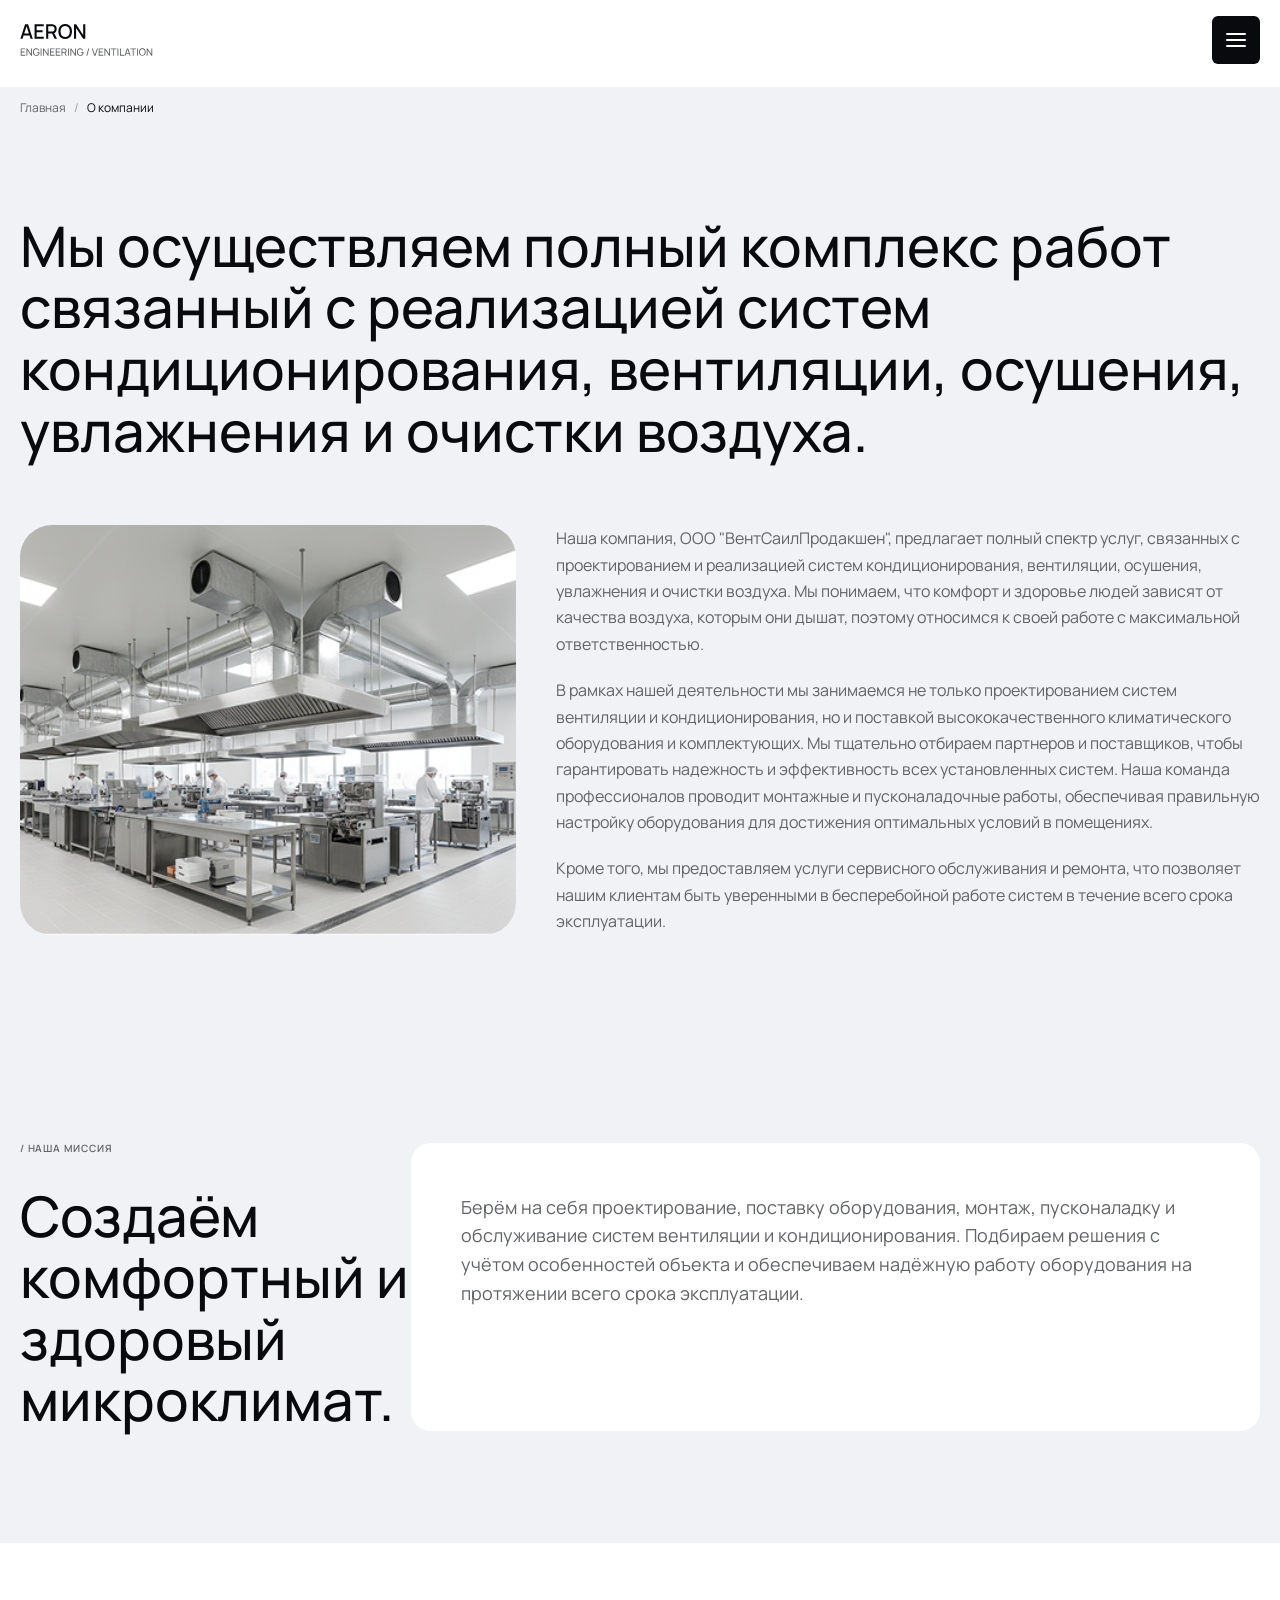
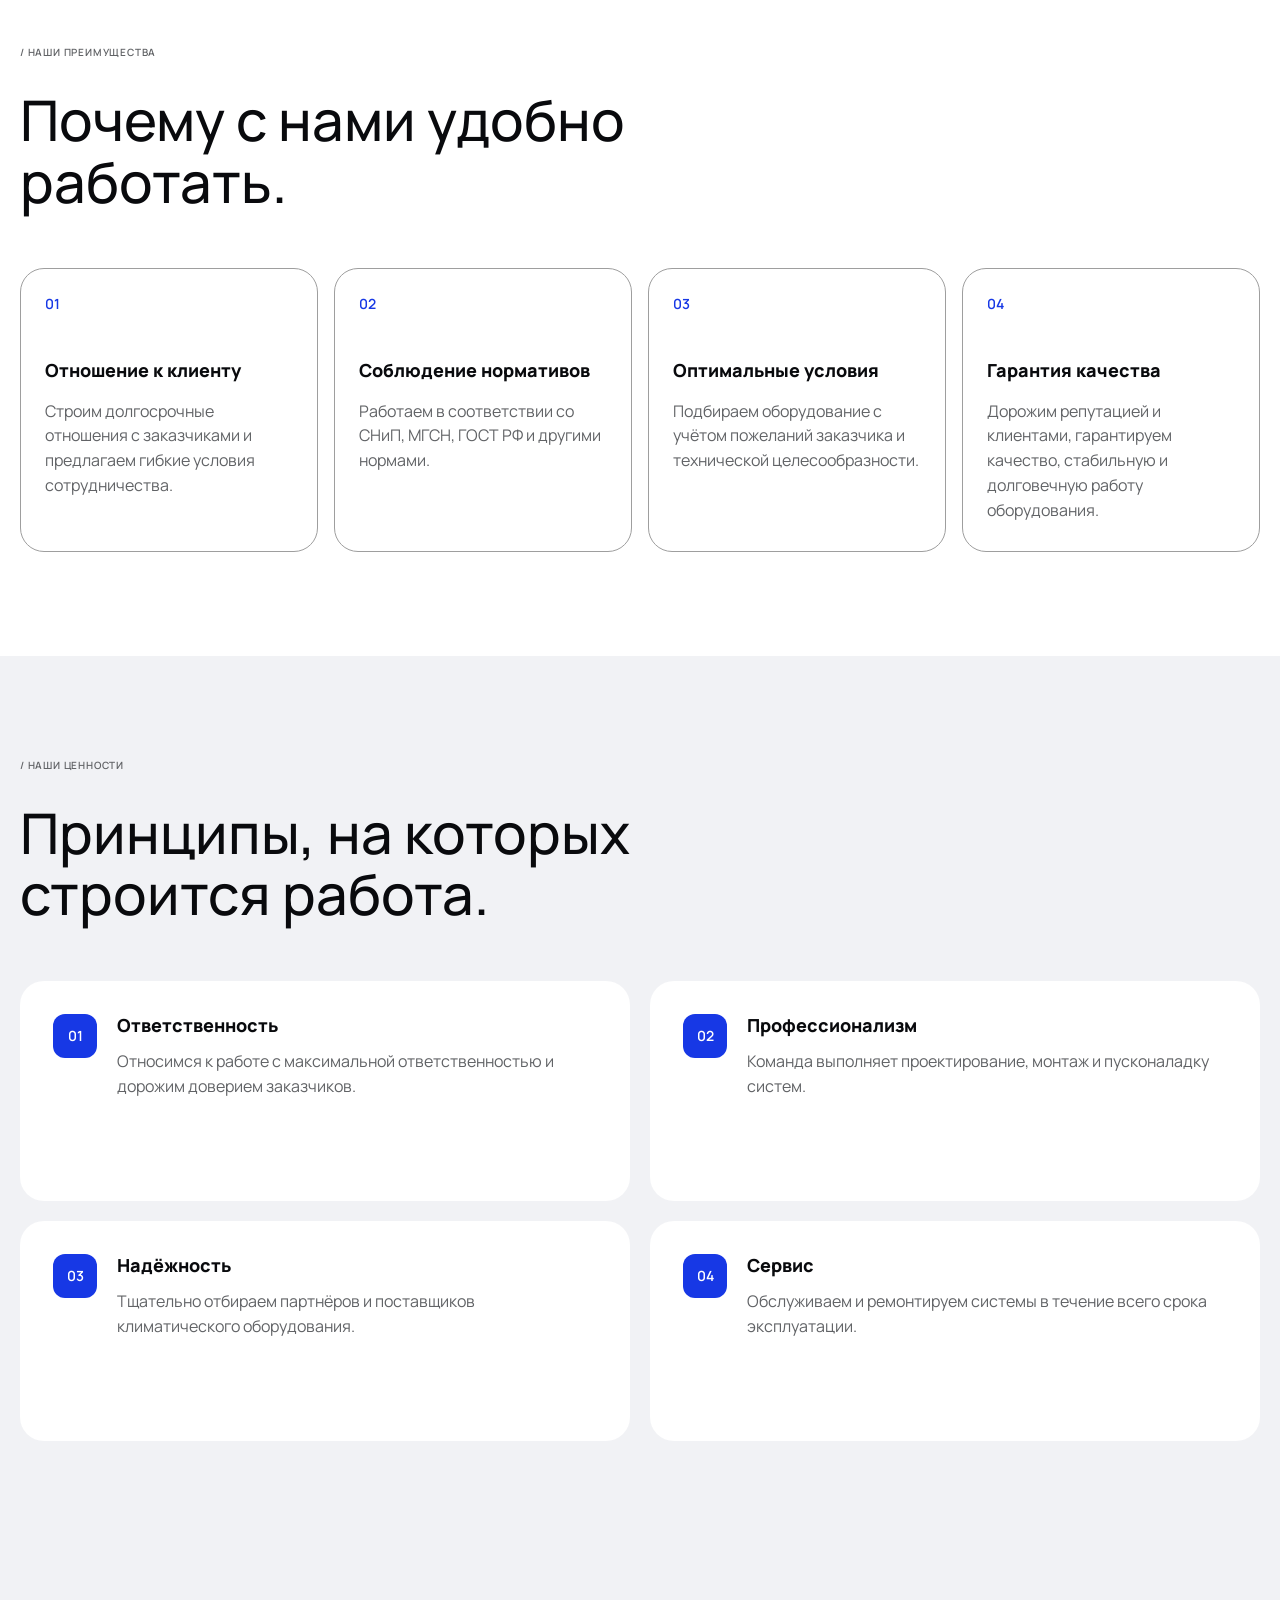
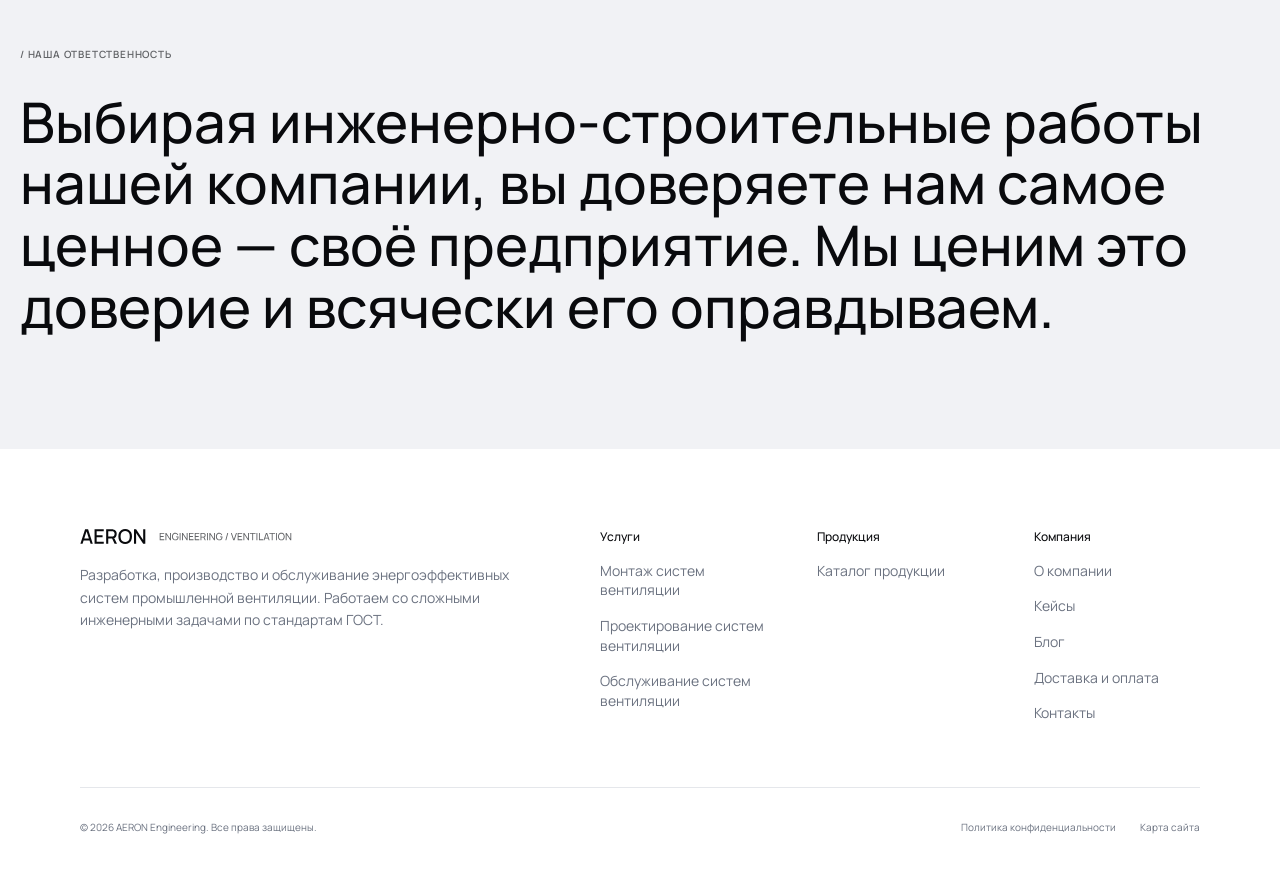
<file: about.html>
<!-- ======================================================================================================
                                        Svyat future millioner Developer
====================================================================================================== -->
<!DOCTYPE html>
<html lang="ru">
<head>
    <meta charset="UTF-8">
    <meta name="viewport" content="width=device-width, initial-scale=1.0">
    <title>О нас — AERON</title>
    <meta name="description" content="О компании: производство и монтаж систем вентиляции воздуха на промышленных объектах.">
    <link rel="stylesheet" href="css/style.css">
    <script defer src="./main.js"></script>
</head>
<body>
    <!-- ===================================================
    Svyat future millioner Developer: Вводная секция представляет компанию и полный спектр ее работ.
    =================================================== -->
    <header class="header">
        <div class="container">
            <div class="header__content">
                <div class="header__logo">
                    <a href="index.html" class="header__logo-link">
                        <img src="images/logo.svg" alt="AERON" class="header__logo-img">
                    </a>
                </div>
                <!-- /.header__logo -->
                <button class="header__menu-toggle" type="button" aria-expanded="false" aria-controls="header-menu" aria-label="Открыть меню">
                    <span class="header__burger-line"></span>
                    <span class="header__burger-line"></span>
                    <span class="header__burger-line"></span>
                </button>
                <div class="header__menu" id="header-menu">
                    <nav class="header__nav" aria-label="Основная навигация">
                        <a href="catalog.html" class="header__link header__link--catalog">
                            <span class="header__menu-icon">
                                <span class="header__menu-icon-line"></span>
                                <span class="header__menu-icon-line"></span>
                                <span class="header__menu-icon-line"></span>
                            </span>
                            Каталог
                        </a>
                        <a href="delivery.html" class="header__link">Доставка и оплата</a>
                        <a href="#" class="header__link">Кейсы</a>
                        <a href="#" class="header__link">Блог</a>
                        <div class="header__nav-item header__nav-item--services">
                            <button class="header__link header__link--services" type="button" aria-haspopup="true" aria-controls="header-services">
                                Услуги
                                <span class="header__services-caret" aria-hidden="true"></span>
                            </button>
                            <div class="header__submenu" id="header-services">
                                <a href="installation.html" class="header__submenu-link">Монтаж систем вентиляции</a>
                                <a href="design.html" class="header__submenu-link">Проектирование систем вентиляции</a>
                                <a href="handling.html" class="header__submenu-link">Обслуживание систем вентиляции</a>
                            </div>
                        </div>
                        <a href="about.html" class="header__link header__link--active">О компании</a>
                        <a href="contacts.html" class="header__link">Контакты</a>
                    </nav>
                    <!-- /.header__nav -->
                    <div class="header__action">
                        <a href="tel:+74951981401" class="header__phone">+7 (495) 198-14-01</a>
                        <a href="mailto:vent-vsp@mail.ru" class="header__email">vent-vsp@mail.ru</a>
                        <button class="header__button">
                            <span class="header__button-text">Получить КП</span>
                            <span class="header__button-icon">
                                <svg width="14" height="10" viewBox="0 0 14 10" fill="none" xmlns="http://www.w3.org/2000/svg">
                                    <path d="M9 1L13 5M13 5L9 9M13 5H1" stroke="#090A0D" stroke-width="1.5" stroke-linecap="round" stroke-linejoin="round"/>
                                </svg>
                            </span>
                        </button>
                    </div>
                    <!-- /.header__action -->
                </div>
                <!-- /.header__menu -->
            </div>
            <!-- /.header__content -->
        </div>
        <!-- /.container -->
    </header>
    <!-- /.header -->
    
    <nav class="breadcrumbs container" aria-label="Хлебные крошки">
        <ol class="breadcrumbs__list">
            <li class="breadcrumbs__item"><a class="breadcrumbs__link" href="index.html">Главная</a><span class="breadcrumbs__separator" aria-hidden="true">/</span></li>
            <li class="breadcrumbs__item" aria-current="page"><span class="breadcrumbs__current">О компании</span></li>
        </ol>
    </nav>
    <section class="about-hero">
        <div class="about-hero__container container">
            <div class="about-hero__heading">
                <h1 class="about-hero__title">Мы осуществляем полный комплекс работ связанный с реализацией систем кондиционирования, вентиляции, осушения, увлажнения и очистки воздуха.</h1>
            </div>
            <!-- /.about-hero__heading -->
            <div class="about-hero__body">
                <div class="about-hero__media">
                    <img src="images/projects-1.png" alt="Изометрическая модель системы промышленной вентиляции" class="about-hero__image">
                </div>
                <div class="about-hero__copy">
                    <p class="about-hero__text">Наша компания, ООО "ВентСаилПродакшен", предлагает полный спектр услуг, связанных с проектированием и реализацией систем кондиционирования, вентиляции, осушения, увлажнения и очистки воздуха. Мы понимаем, что комфорт и здоровье людей зависят от качества воздуха, которым они дышат, поэтому относимся к своей работе с максимальной ответственностью.</p>
                <p class="about-hero__text">В рамках нашей деятельности мы занимаемся не только проектированием систем вентиляции и кондиционирования, но и поставкой высококачественного климатического оборудования и комплектующих. Мы тщательно отбираем партнеров и поставщиков, чтобы гарантировать надежность и эффективность всех установленных систем. Наша команда профессионалов проводит монтажные и пусконаладочные работы, обеспечивая правильную настройку оборудования для достижения оптимальных условий в помещениях.</p>
                    <p class="about-hero__text">Кроме того, мы предоставляем услуги сервисного обслуживания и ремонта, что позволяет нашим клиентам быть уверенными в бесперебойной работе систем в течение всего срока эксплуатации.</p>
                </div>
                <!-- /.about-hero__copy -->
            </div>
            <!-- /.about-hero__body -->
        </div>
        <!-- /.about-hero__container container -->
    </section>

    <section class="about-mission">
        <div class="about-mission__container container">
            <div class="about-mission__content">
                <div class="about-mission__heading">
                    <span class="about-mission__sub">/ НАША МИССИЯ</span>
                    <h2 class="about-mission__title">Создаём комфортный и здоровый микроклимат.</h2>
                </div>
                <!-- /.about-mission__heading -->
                <p class="about-mission__text">Берём на себя проектирование, поставку оборудования, монтаж, пусконаладку и обслуживание систем вентиляции и кондиционирования. Подбираем решения с учётом особенностей объекта и обеспечиваем надёжную работу оборудования на протяжении всего срока эксплуатации.</p>
            </div>
            <!-- /.about-mission__content -->
        </div>
        <!-- /.about-mission__container container -->
    </section>

    <section class="about-advantages">
        <div class="about-advantages__container container">
            <div class="about-advantages__heading">
                <span class="about-advantages__sub">/ НАШИ ПРЕИМУЩЕСТВА</span>
                <h2 class="about-advantages__title">Почему с нами удобно работать.</h2>
            </div>
            <!-- /.about-advantages__heading -->
            <div class="about-advantages__grid">
                <article class="about-advantages__card">
                    <span class="about-advantages__card-num">01</span>
                    <h3 class="about-advantages__card-title">Отношение к клиенту</h3>
                    <p class="about-advantages__card-text">Строим долгосрочные отношения с заказчиками и предлагаем гибкие условия сотрудничества.</p>
                </article>
                <article class="about-advantages__card">
                    <span class="about-advantages__card-num">02</span>
                    <h3 class="about-advantages__card-title">Соблюдение нормативов</h3>
                    <p class="about-advantages__card-text">Работаем в соответствии со СНиП, МГСН, ГОСТ РФ и другими нормами.</p>
                </article>
                <article class="about-advantages__card">
                    <span class="about-advantages__card-num">03</span>
                    <h3 class="about-advantages__card-title">Оптимальные условия</h3>
                    <p class="about-advantages__card-text">Подбираем оборудование с учётом пожеланий заказчика и технической целесообразности.</p>
                </article>
                <article class="about-advantages__card">
                    <span class="about-advantages__card-num">04</span>
                    <h3 class="about-advantages__card-title">Гарантия качества</h3>
                    <p class="about-advantages__card-text">Дорожим репутацией и клиентами, гарантируем качество, стабильную и долговечную работу оборудования.</p>
                </article>
            </div>
            <!-- /.about-advantages__grid -->
        </div>
        <!-- /.about-advantages__container container -->
    </section>

    <section class="about-values">
        <div class="about-values__container container">
            <div class="about-values__heading">
                <span class="about-values__sub">/ НАШИ ЦЕННОСТИ</span>
                <h2 class="about-values__title">Принципы, на которых строится работа.</h2>
            </div>
            <!-- /.about-values__heading -->
            <div class="about-values__grid">
                <article class="about-values__card">
                    <span class="about-values__card-num">01</span>
                    <h3 class="about-values__card-title">Ответственность</h3>
                    <p class="about-values__card-text">Относимся к работе с максимальной ответственностью и дорожим доверием заказчиков.</p>
                </article>
                <article class="about-values__card">
                    <span class="about-values__card-num">02</span>
                    <h3 class="about-values__card-title">Профессионализм</h3>
                    <p class="about-values__card-text">Команда выполняет проектирование, монтаж и пусконаладку систем.</p>
                </article>
                <article class="about-values__card">
                    <span class="about-values__card-num">03</span>
                    <h3 class="about-values__card-title">Надёжность</h3>
                    <p class="about-values__card-text">Тщательно отбираем партнёров и поставщиков климатического оборудования.</p>
                </article>
                <article class="about-values__card">
                    <span class="about-values__card-num">04</span>
                    <h3 class="about-values__card-title">Сервис</h3>
                    <p class="about-values__card-text">Обслуживаем и ремонтируем системы в течение всего срока эксплуатации.</p>
                </article>
            </div>
            <!-- /.about-values__grid -->
        </div>
        <!-- /.about-values__container container -->
    </section>

    <section class="about-responsibility">
        <div class="about-responsibility__container container">
            <div class="about-responsibility__content">
                <span class="about-responsibility__sub">/ НАША ОТВЕТСТВЕННОСТЬ</span>
                <h2 class="about-responsibility__title">Выбирая инженерно-строительные работы нашей компании, вы доверяете нам самое ценное — своё предприятие. Мы ценим это доверие и всячески его оправдываем.</h2>
            </div>
            <!-- /.about-responsibility__content -->
        </div>
        <!-- /.about-responsibility__container container -->
    </section>

    <footer class="footer">
        <div class="container">
            <div class="footer__inner">
                <div class="footer__top">
                    <div class="footer__brand">
                        <a href="#" class="footer__logo" aria-label="AERON — на главную">
                            <img src="images/footer-logo.svg" alt="AERON — Engineering / Ventilation" class="footer__logo-img">
                        </a>
                        <p class="footer__description">
                            Разработка, производство и обслуживание энергоэффективных систем промышленной вентиляции. Работаем со сложными инженерными задачами по стандартам ГОСТ.
                        </p>
                    </div>
                    <!-- /.footer__brand -->
                    <nav class="footer__links" aria-label="Разделы сайта">
                        <div class="footer__column">
                            <h2 class="footer__column-title">Услуги</h2>
                            <a href="#" class="footer__link">Монтаж систем вентиляции</a>
                            <a href="design.html" class="footer__link">Проектирование систем вентиляции</a>
                            <a href="#" class="footer__link">Обслуживание систем вентиляции</a>
                        </div>
                        <div class="footer__column">
                            <h2 class="footer__column-title">Продукция</h2>
                            <a href="catalog.html" class="footer__link">Каталог продукции</a>
                        </div>
                        <div class="footer__column">
                            <h2 class="footer__column-title">Компания</h2>
                            <a href="about.html" class="footer__link">О компании</a>
                            <a href="#" class="footer__link">Кейсы</a>
                            <a href="#" class="footer__link">Блог</a>
                            <a href="delivery.html" class="footer__link">Доставка и оплата</a>
                            <a href="contacts.html" class="footer__link">Контакты</a>
                        </div>
                    </nav>
                    <!-- /.footer__links -->
                </div>
                <!-- /.footer__top -->
                <div class="footer__bottom">
                    <p class="footer__copyright">© 2026 AERON Engineering. Все права защищены.</p>
                    <nav class="footer__legal" aria-label="Правовая информация">
                        <a href="#" class="footer__legal-link">Политика конфиденциальности</a>
                        <a href="#" class="footer__legal-link">Карта сайта</a>
                    </nav>
                </div>
                <!-- /.footer__bottom -->
            </div>
            <!-- /.footer__inner -->
        </div>
        <!-- /.container -->
    </footer>
    <!-- /.footer -->

    <dialog class="feedback-modal" aria-labelledby="feedback-modal-title">
        <div class="feedback-modal__content">
            <button class="feedback-modal__close" type="button" aria-label="Закрыть окно">
                <svg width="18" height="18" viewBox="0 0 18 18" fill="none" aria-hidden="true">
                    <path d="M3 3L15 15M15 3L3 15" stroke="currentColor" stroke-width="1.5" stroke-linecap="round"/>
                </svg>
            </button>
            <span class="feedback-modal__eyebrow">/ СВЯЗАТЬСЯ С НАМИ</span>
            <h2 class="feedback-modal__title" id="feedback-modal-title">Обратный звонок</h2>
            <p class="feedback-modal__description">Отправьте запрос через контактную форму, и мы Вам обязательно перезвоним в ближайшее время.</p>
            <form class="feedback-modal__form">
                <label class="feedback-modal__field">
                    <span class="feedback-modal__label">Имя</span>
                    <input class="feedback-modal__input" type="text" name="name" placeholder="Ваше имя" autocomplete="name" required>
                </label>
                <label class="feedback-modal__field">
                    <span class="feedback-modal__label">Телефон</span>
                    <input class="feedback-modal__input" type="tel" name="phone" placeholder="+7 (___) ___-__-__" autocomplete="tel" required>
                </label>
                <label class="feedback-modal__field">
                    <span class="feedback-modal__label">Комментарий</span>
                    <textarea class="feedback-modal__input feedback-modal__textarea" name="comment" placeholder="Ваш комментарий"></textarea>
                </label>
                <button class="feedback-modal__submit" type="submit">Отправить запрос</button>
            </form>
        </div>
    </dialog>
</body>
</html>
</file>
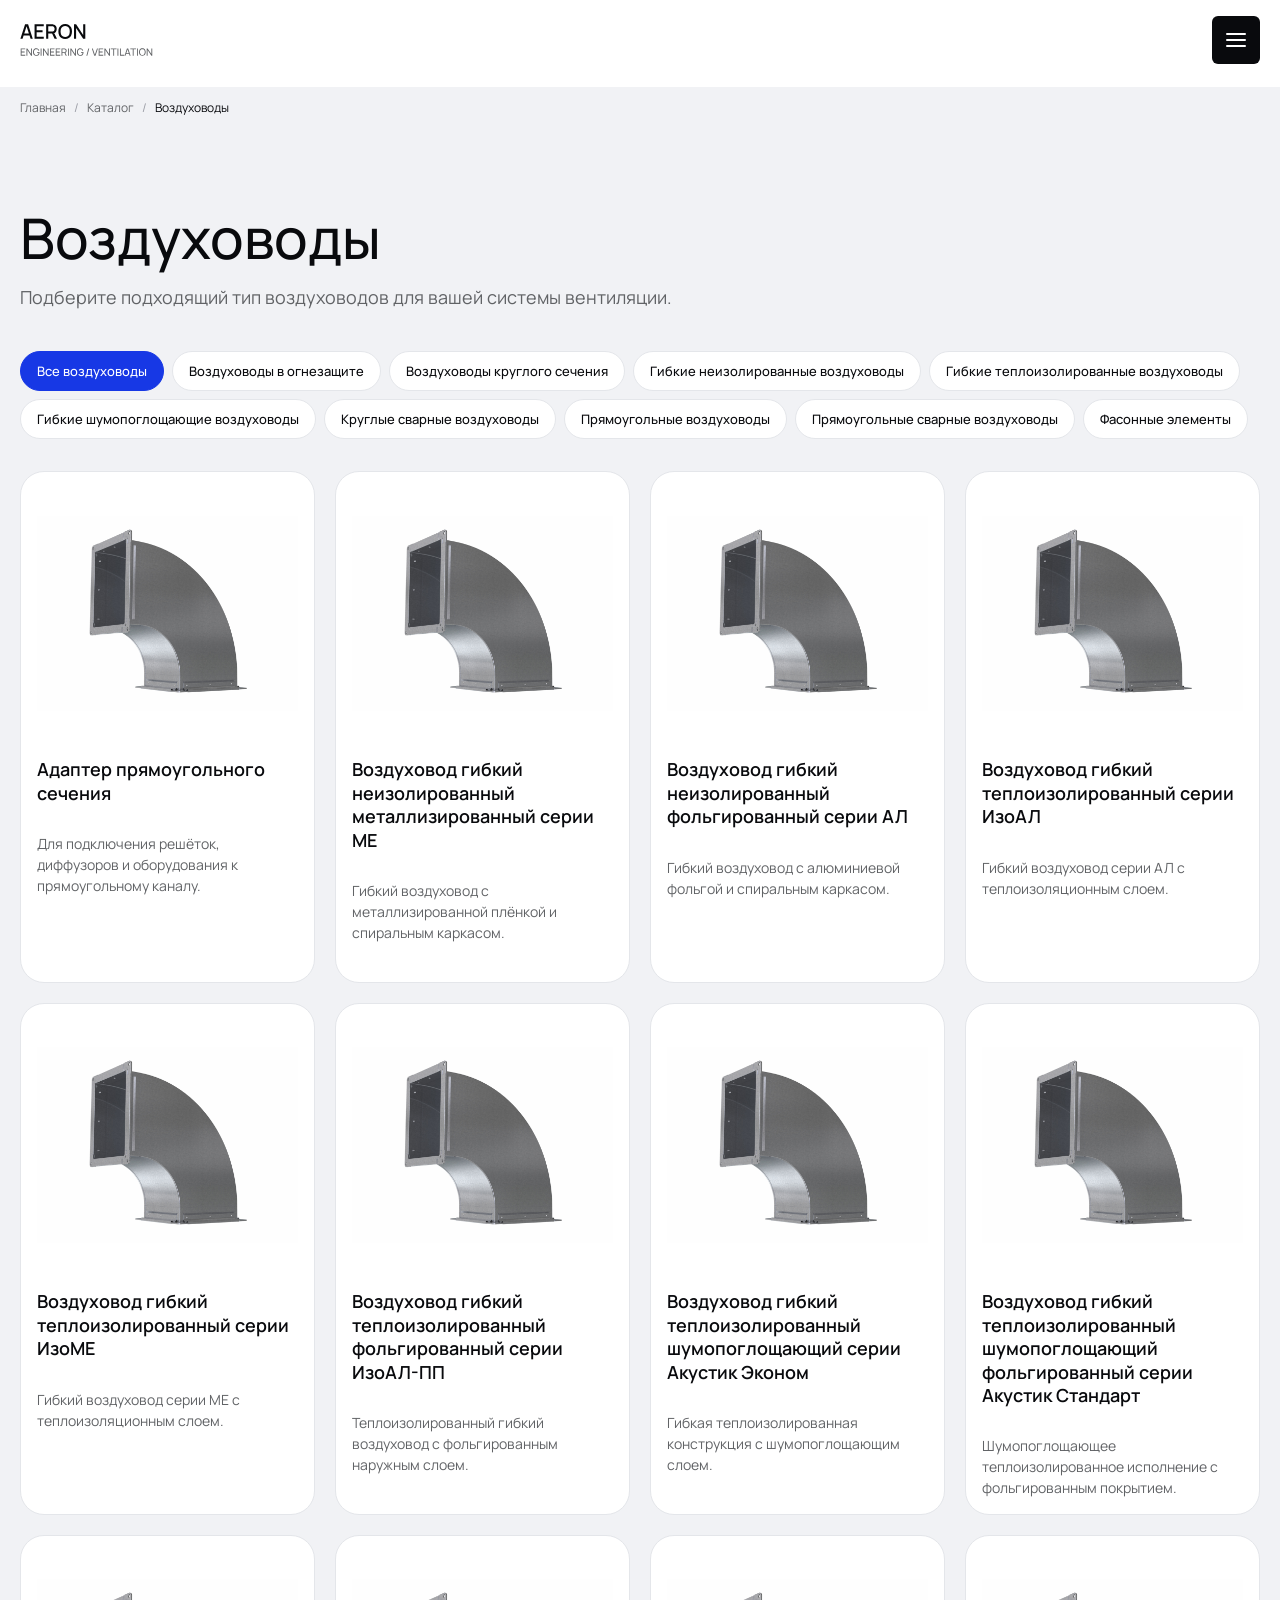
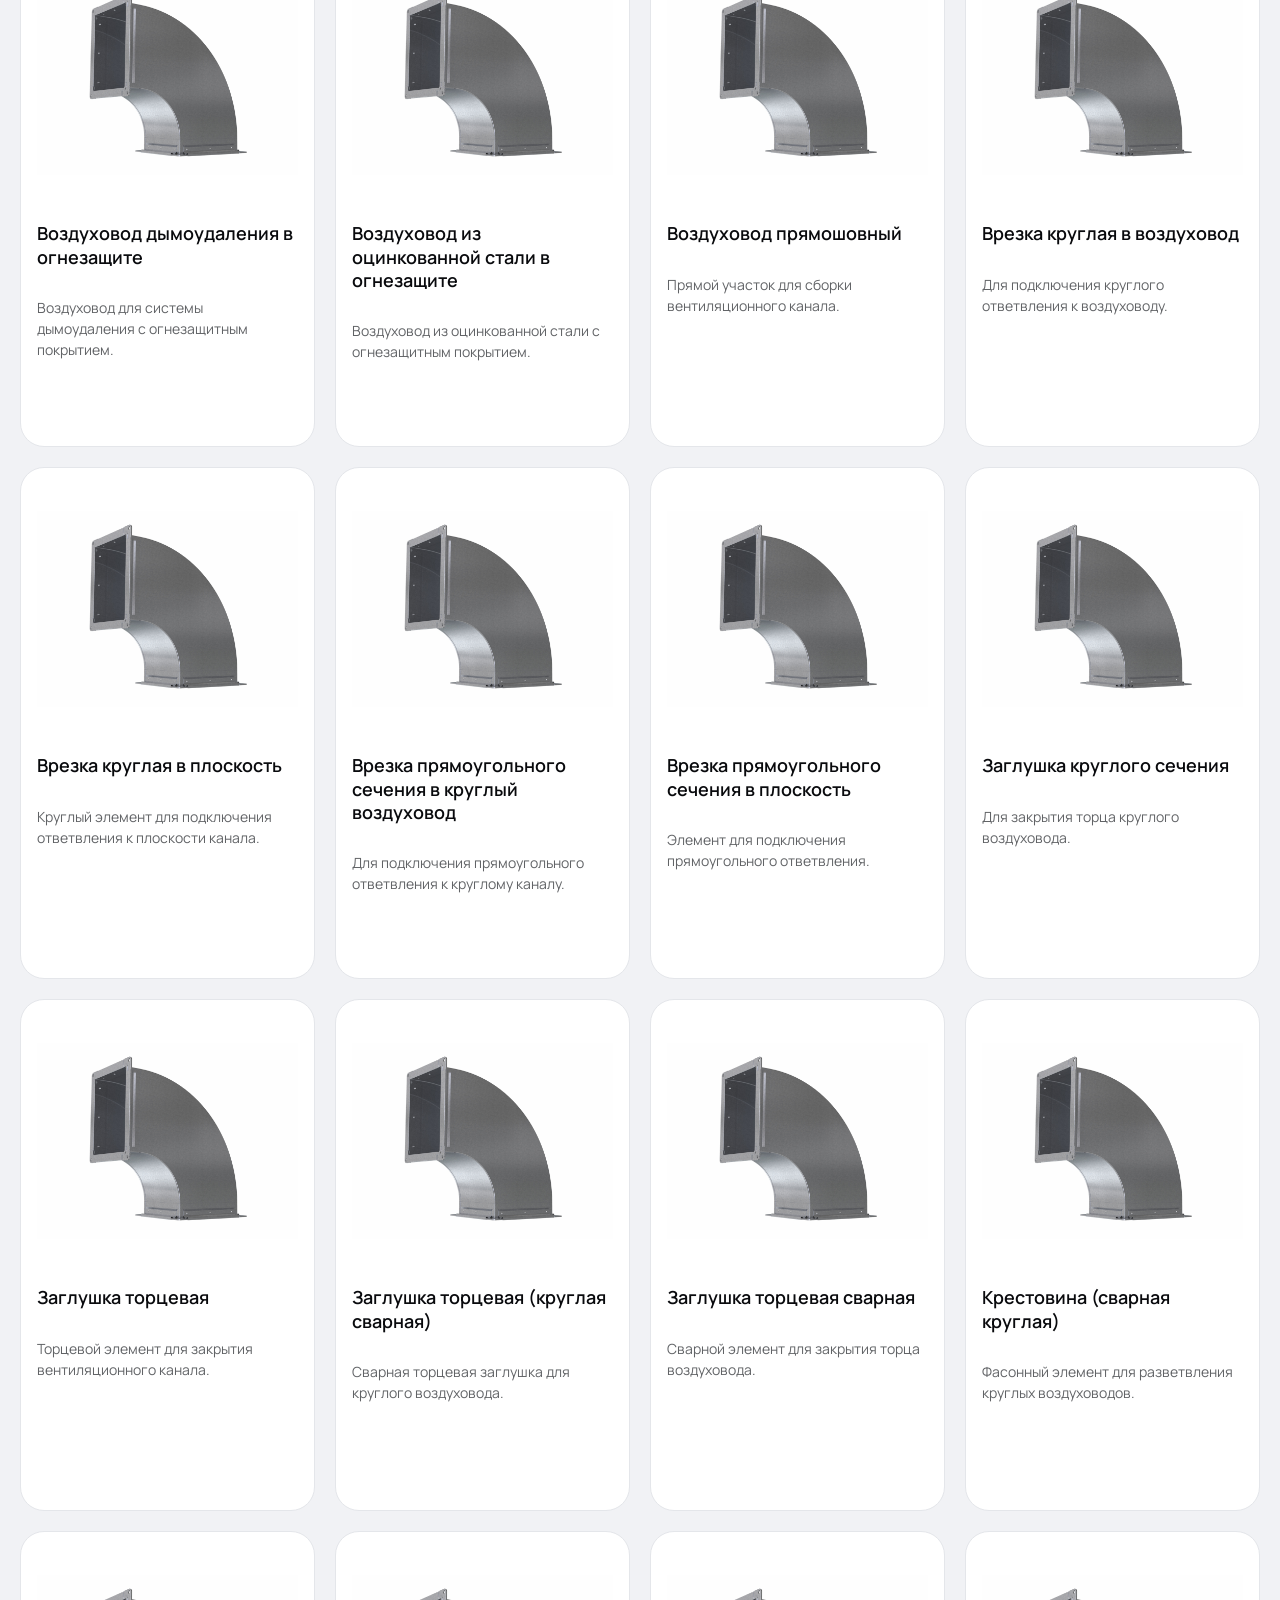
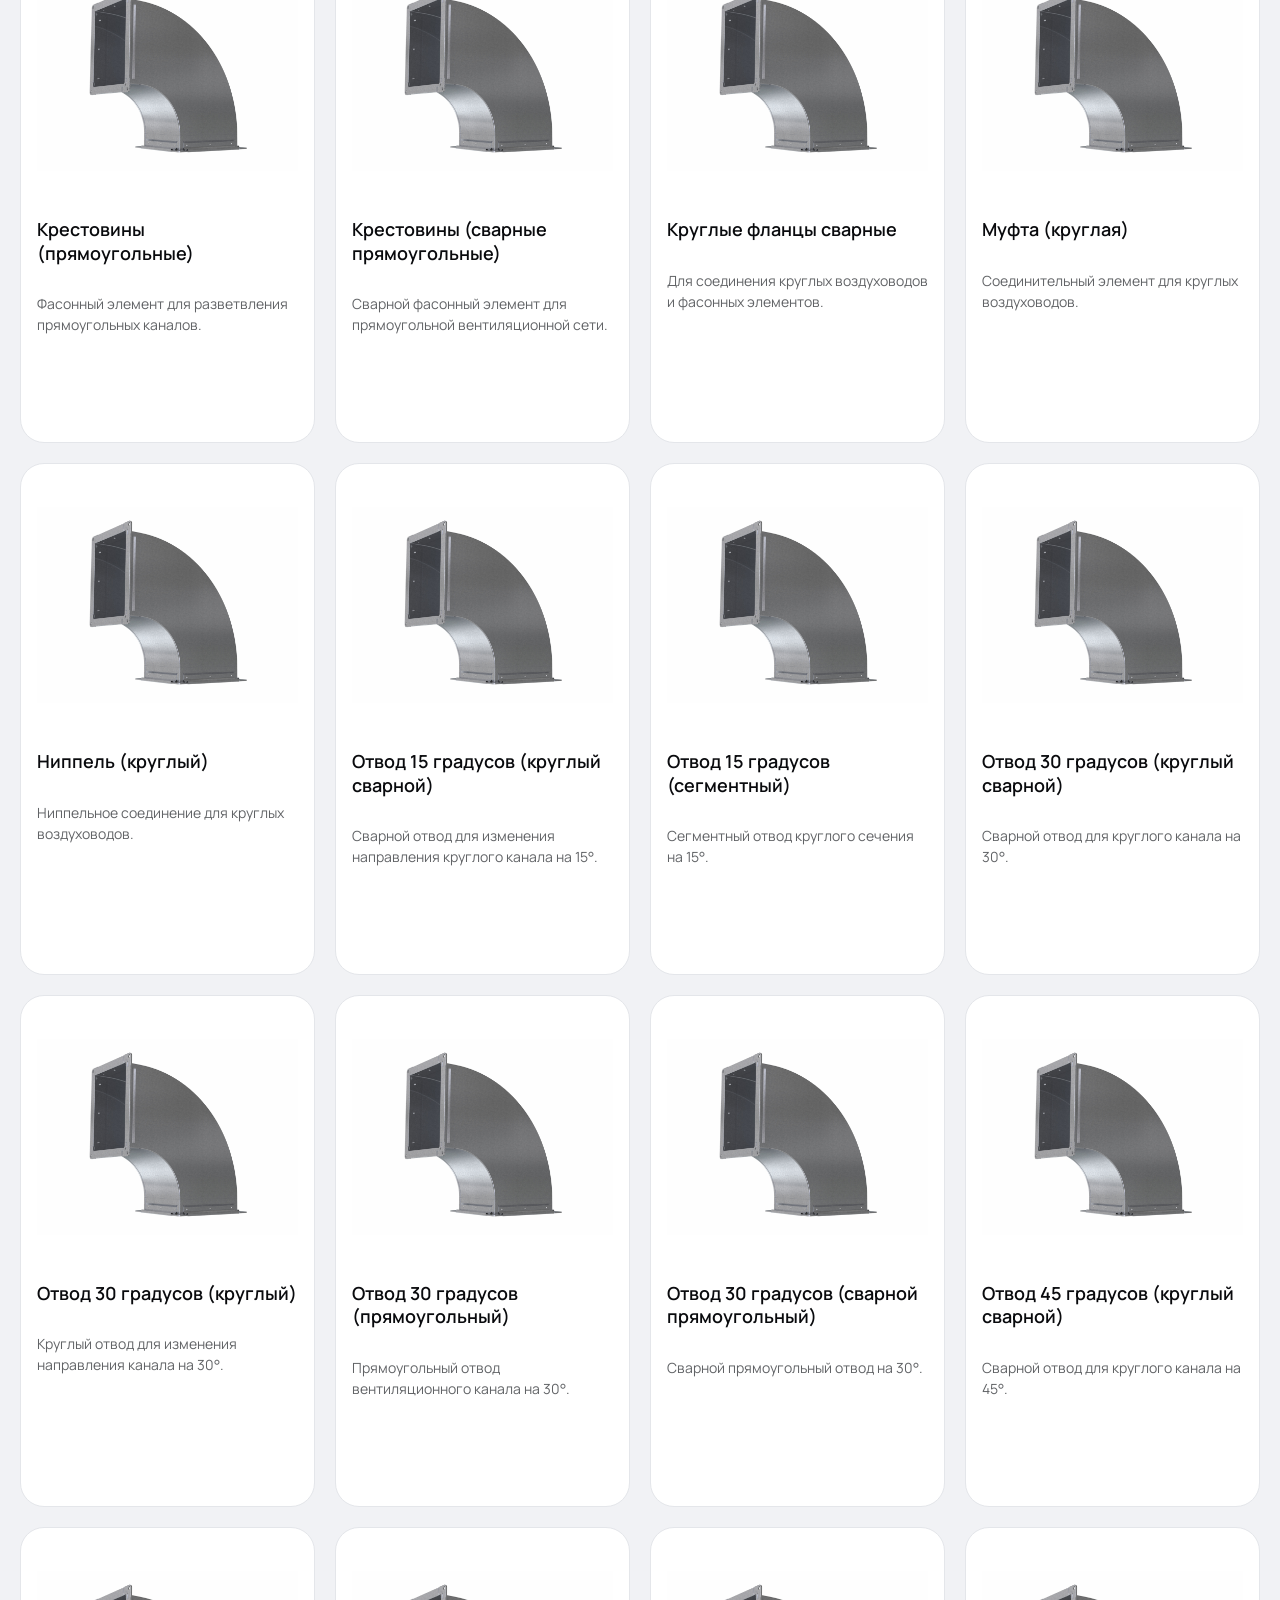
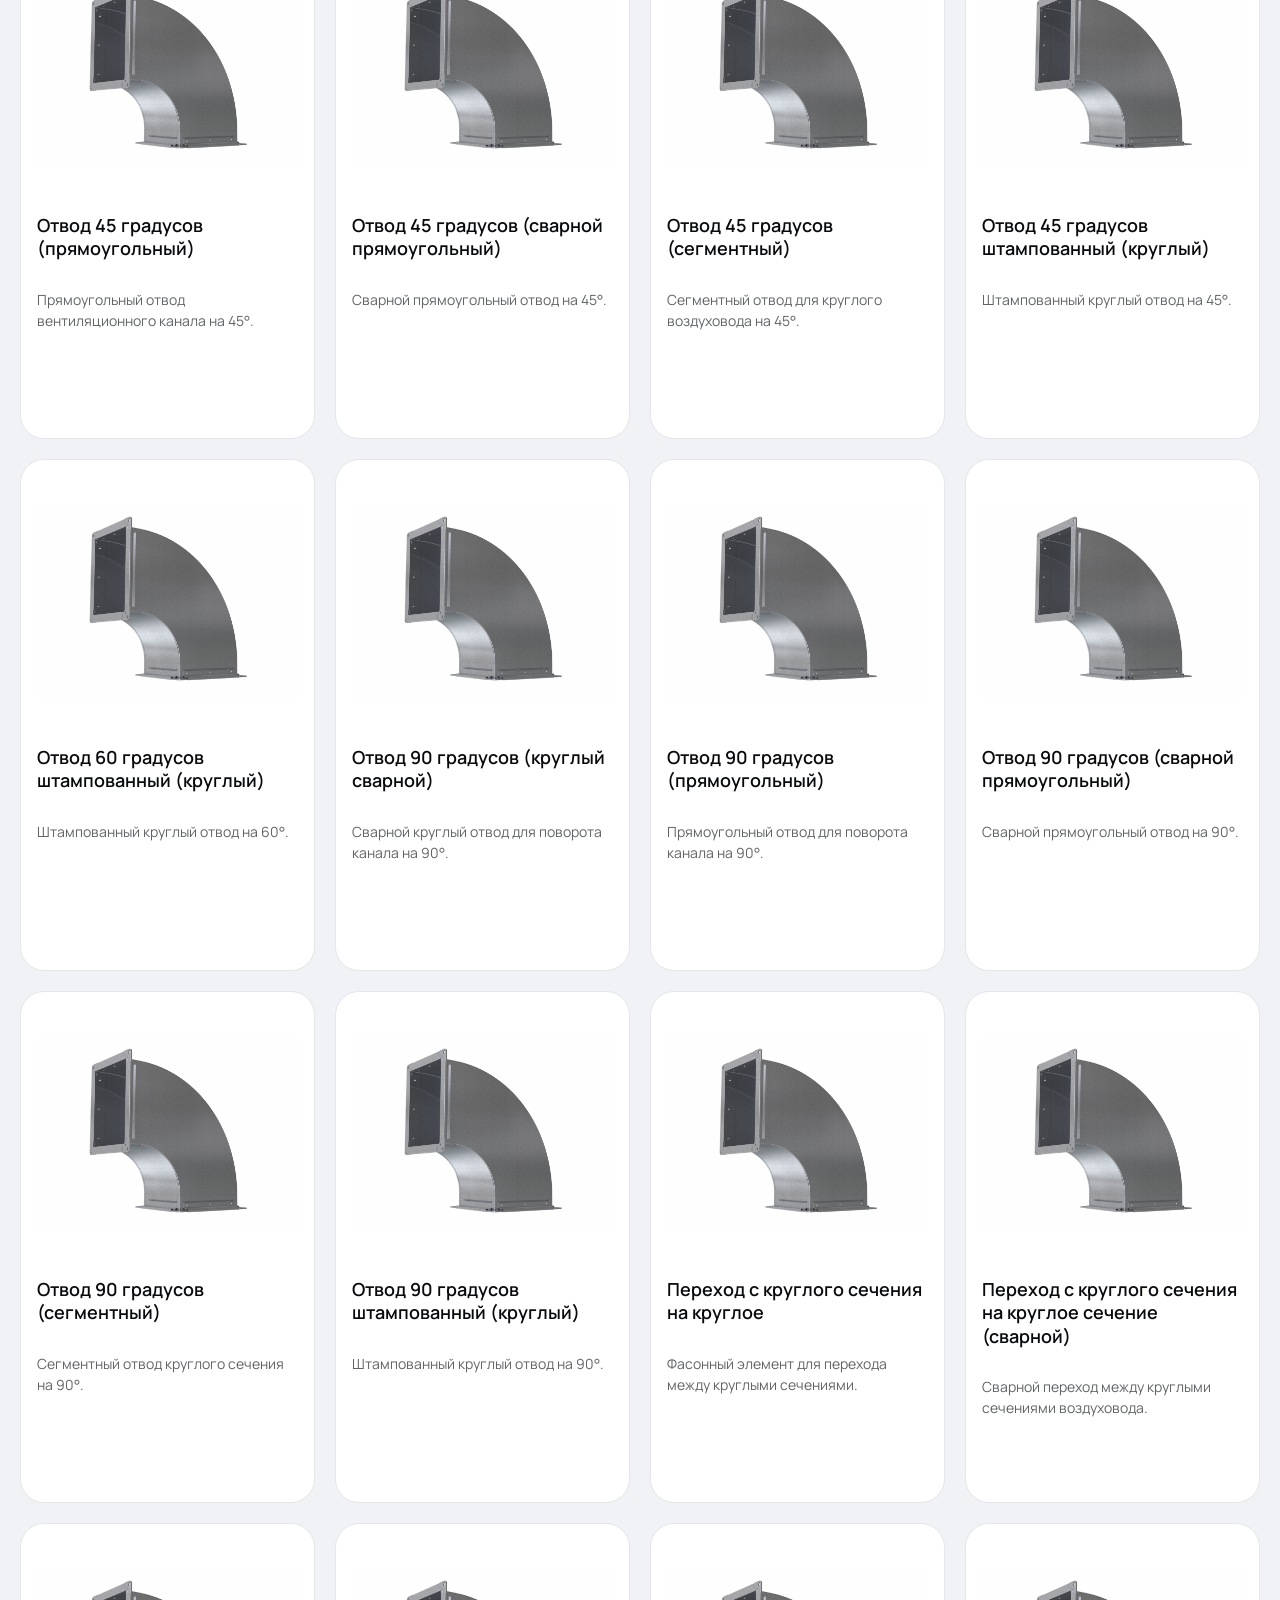
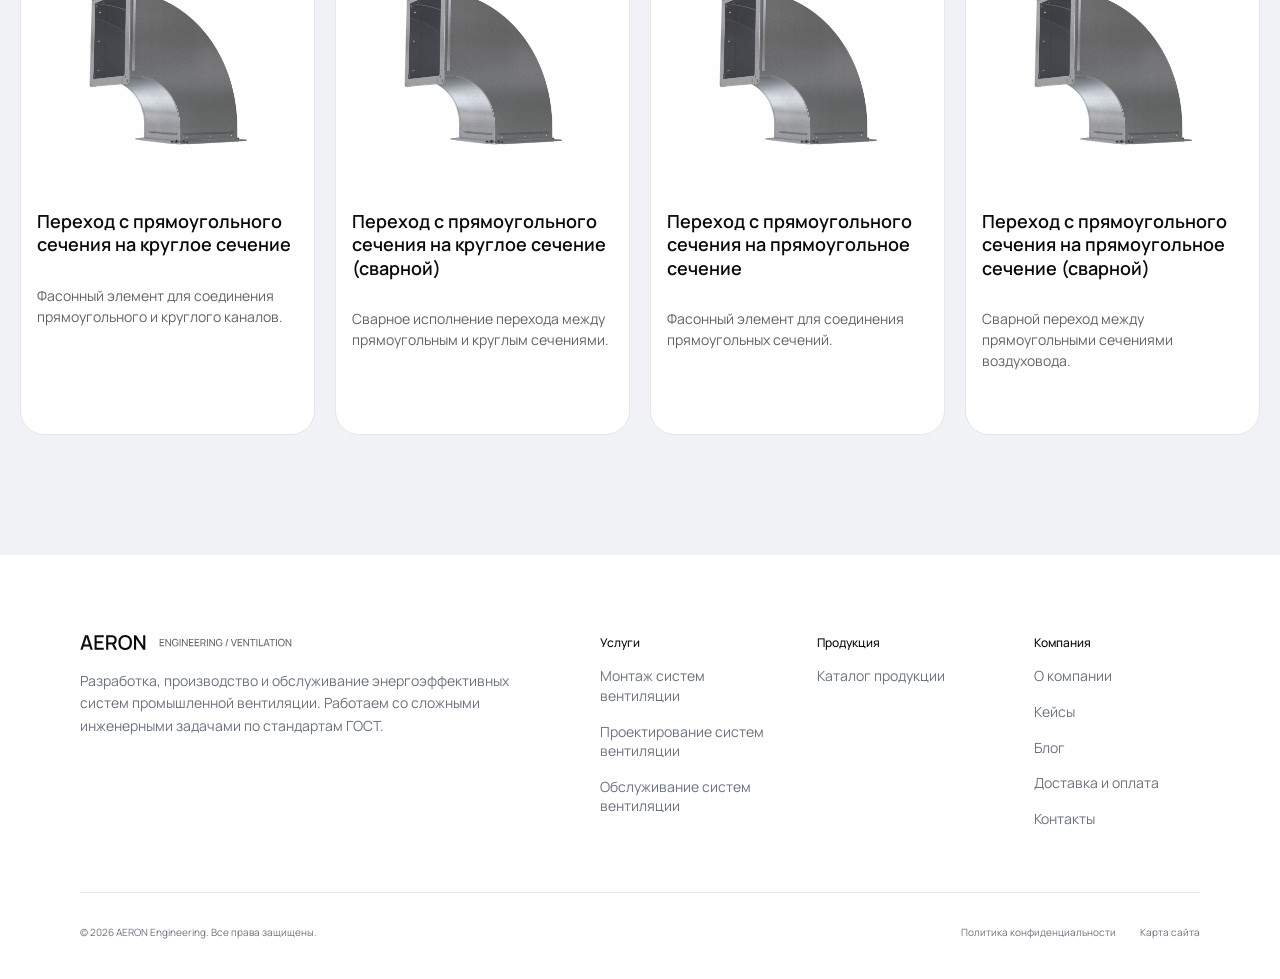
<file: catalog-category.html>
<!DOCTYPE html>
<html lang="ru">
<head>
    <meta charset="UTF-8"></head>
    <meta name="viewport" content="width=device-width, initial-scale=1.0">
    <title>Воздуховоды — AERON</title>
    <meta name="description" content="Каталог воздуховодов для систем вентиляции.">
    <link rel="stylesheet" href="css/style.css">
    <script defer src="./main.js"></script>
</head>
<body>
    <header class="header">
        <div class="container">
            <div class="header__content">
                <div class="header__logo">
                    <a href="index.html" class="header__logo-link">
                        <img src="images/logo.svg" alt="AERON" class="header__logo-img">
                    </a>
                </div>
                <button class="header__menu-toggle" type="button" aria-expanded="false" aria-controls="header-menu" aria-label="Открыть меню">
                    <span class="header__burger-line"></span>
                    <span class="header__burger-line"></span>
                    <span class="header__burger-line"></span>
                </button>
                <div class="header__menu" id="header-menu">
                    <nav class="header__nav" aria-label="Основная навигация">
                        <a href="catalog.html" class="header__link header__link--catalog" aria-current="page">
                            <span class="header__menu-icon" aria-hidden="true">
                                <span class="header__menu-icon-line"></span>
                                <span class="header__menu-icon-line"></span>
                                <span class="header__menu-icon-line"></span>
                            </span>
                            Каталог
                        </a>
                        <a href="delivery.html" class="header__link">Доставка и оплата</a>
                        <a href="#" class="header__link">Кейсы</a>
                        <a href="#" class="header__link">Блог</a>
                        <div class="header__nav-item header__nav-item--services">
                            <button class="header__link header__link--services" type="button" aria-haspopup="true" aria-controls="header-services">
                                Услуги
                                <span class="header__services-caret" aria-hidden="true"></span>
                            </button>
                            <div class="header__submenu" id="header-services">
                                <a href="installation.html" class="header__submenu-link">Монтаж систем вентиляции</a>
                                <a href="design.html" class="header__submenu-link">Проектирование систем вентиляции</a>
                                <a href="handling.html" class="header__submenu-link">Обслуживание систем вентиляции</a>
                            </div>
                        </div>
                        <a href="about.html" class="header__link">О компании</a>
                        <a href="contacts.html" class="header__link">Контакты</a>
                    </nav>
                    <div class="header__action">
                        <a href="tel:+74951981401" class="header__phone">+7 (495) 198-14-01</a>
                        <a href="mailto:vent-vsp@mail.ru" class="header__email">vent-vsp@mail.ru</a>
                        <button class="header__button">
                            <span class="header__button-text">Получить КП</span>
                            <span class="header__button-icon">
                                <svg width="14" height="10" viewBox="0 0 14 10" fill="none" xmlns="http://www.w3.org/2000/svg">
                                    <path d="M9 1L13 5M13 5L9 9M13 5H1" stroke="#090A0D" stroke-width="1.5" stroke-linecap="round" stroke-linejoin="round"/>
                                </svg>
                            </span>
                        </button>
                    </div>
                    <!-- /.header__action -->
                </div>
            </div>
        </div>
    </header>

    <main>
        <nav class="breadcrumbs container" aria-label="Хлебные крошки">
            <ol class="breadcrumbs__list">
                <li class="breadcrumbs__item"><a class="breadcrumbs__link" href="index.html">Главная</a><span class="breadcrumbs__separator" aria-hidden="true">/</span></li>
                <li class="breadcrumbs__item"><a class="breadcrumbs__link" href="catalog.html">Каталог</a><span class="breadcrumbs__separator" aria-hidden="true">/</span></li>
                <li class="breadcrumbs__item" aria-current="page"><span class="breadcrumbs__current">Воздуховоды</span></li>
            </ol>
        </nav>
        <section class="catalog-category">
            <div class="container">
                <div class="catalog-category__heading">
                    <h1 class="catalog-category__title">Воздуховоды</h1>
                    <p class="catalog-category__description">Подберите подходящий тип воздуховодов для вашей системы вентиляции.</p>
                </div>
                <div class="catalog-category__tabs" aria-label="Категории воздуховодов">
                    <button class="catalog-category__tab catalog-category__tab--active" type="button" data-category="all">Все воздуховоды</button>
                    <button class="catalog-category__tab" type="button" data-category="fireproof">Воздуховоды в огнезащите</button>
                    <button class="catalog-category__tab" type="button" data-category="round">Воздуховоды круглого сечения</button>
                    <button class="catalog-category__tab" type="button" data-category="flexible">Гибкие неизолированные воздуховоды</button>
                    <button class="catalog-category__tab" type="button" data-category="insulated">Гибкие теплоизолированные воздуховоды</button>
                    <button class="catalog-category__tab" type="button" data-category="soundproof">Гибкие шумопоглощающие воздуховоды</button>
                    <button class="catalog-category__tab" type="button" data-category="round-welded">Круглые сварные воздуховоды</button>
                    <button class="catalog-category__tab" type="button" data-category="rectangular">Прямоугольные воздуховоды</button>
                    <button class="catalog-category__tab" type="button" data-category="rectangular-welded">Прямоугольные сварные воздуховоды</button>
                    <button class="catalog-category__tab" type="button" data-category="fittings">Фасонные элементы</button>
                </div>
                <div class="catalog-category__grid">
                    <a href="product.html" class="catalog-category__card" data-category="fittings">
                        <div class="catalog-category__card-image" aria-hidden="true">
                            <img src="./images/airs/air-01.jpg" alt="" class="catalog-category__card-image-content">
                        </div>
                        <h2 class="catalog-category__card-title">Адаптер прямоугольного сечения</h2>
                        <p class="catalog-category__card-description">Для подключения решёток, диффузоров и оборудования к прямоугольному каналу.</p>
                    </a>
                    <a href="#" class="catalog-category__card" data-category="flexible">
                        <div class="catalog-category__card-image" aria-hidden="true">
                            <img src="./images/airs/air-01.jpg" alt="" class="catalog-category__card-image-content">
                        </div>
                        <h2 class="catalog-category__card-title">Воздуховод гибкий неизолированный металлизированный серии МЕ</h2>
                        <p class="catalog-category__card-description">Гибкий воздуховод с металлизированной плёнкой и спиральным каркасом.</p>
                    </a>
                    <a href="#" class="catalog-category__card" data-category="flexible">
                        <div class="catalog-category__card-image" aria-hidden="true">
                            <img src="./images/airs/air-01.jpg" alt="" class="catalog-category__card-image-content">
                        </div>
                        <h2 class="catalog-category__card-title">Воздуховод гибкий неизолированный фольгированный серии АЛ</h2>
                        <p class="catalog-category__card-description">Гибкий воздуховод с алюминиевой фольгой и спиральным каркасом.</p>
                    </a>
                    <a href="#" class="catalog-category__card" data-category="insulated">
                        <div class="catalog-category__card-image" aria-hidden="true">
                            <img src="./images/airs/air-01.jpg" alt="" class="catalog-category__card-image-content">
                        </div>
                        <h2 class="catalog-category__card-title">Воздуховод гибкий теплоизолированный серии ИзоАЛ</h2>
                        <p class="catalog-category__card-description">Гибкий воздуховод серии АЛ с теплоизоляционным слоем.</p>
                    </a>
                    <a href="#" class="catalog-category__card" data-category="insulated">
                        <div class="catalog-category__card-image" aria-hidden="true">
                            <img src="./images/airs/air-01.jpg" alt="" class="catalog-category__card-image-content">
                        </div>
                        <h2 class="catalog-category__card-title">Воздуховод гибкий теплоизолированный серии ИзоМЕ</h2>
                        <p class="catalog-category__card-description">Гибкий воздуховод серии МЕ с теплоизоляционным слоем.</p>
                    </a>
                    <a href="#" class="catalog-category__card" data-category="insulated">
                        <div class="catalog-category__card-image" aria-hidden="true">
                            <img src="./images/airs/air-01.jpg" alt="" class="catalog-category__card-image-content">
                        </div>
                        <h2 class="catalog-category__card-title">Воздуховод гибкий теплоизолированный фольгированный серии ИзоАЛ-ПП</h2>
                        <p class="catalog-category__card-description">Теплоизолированный гибкий воздуховод с фольгированным наружным слоем.</p>
                    </a>
                    <a href="#" class="catalog-category__card" data-category="soundproof">
                        <div class="catalog-category__card-image" aria-hidden="true">
                            <img src="./images/airs/air-01.jpg" alt="" class="catalog-category__card-image-content">
                        </div>
                        <h2 class="catalog-category__card-title">Воздуховод гибкий теплоизолированный шумопоглощающий серии Акустик Эконом</h2>
                        <p class="catalog-category__card-description">Гибкая теплоизолированная конструкция с шумопоглощающим слоем.</p>
                    </a>
                    <a href="#" class="catalog-category__card" data-category="soundproof">
                        <div class="catalog-category__card-image" aria-hidden="true">
                            <img src="./images/airs/air-01.jpg" alt="" class="catalog-category__card-image-content">
                        </div>
                        <h2 class="catalog-category__card-title">Воздуховод гибкий теплоизолированный шумопоглощающий фольгированный серии Акустик Стандарт</h2>
                        <p class="catalog-category__card-description">Шумопоглощающее теплоизолированное исполнение с фольгированным покрытием.</p>
                    </a>
                    <a href="#" class="catalog-category__card" data-category="fireproof">
                        <div class="catalog-category__card-image" aria-hidden="true">
                            <img src="./images/airs/air-01.jpg" alt="" class="catalog-category__card-image-content">
                        </div>
                        <h2 class="catalog-category__card-title">Воздуховод дымоудаления в огнезащите</h2>
                        <p class="catalog-category__card-description">Воздуховод для системы дымоудаления с огнезащитным покрытием.</p>
                    </a>
                    <a href="#" class="catalog-category__card" data-category="fireproof">
                        <div class="catalog-category__card-image" aria-hidden="true">
                            <img src="./images/airs/air-01.jpg" alt="" class="catalog-category__card-image-content">
                        </div>
                        <h2 class="catalog-category__card-title">Воздуховод из оцинкованной стали в огнезащите</h2>
                        <p class="catalog-category__card-description">Воздуховод из оцинкованной стали с огнезащитным покрытием.</p>
                    </a>
                    <a href="#" class="catalog-category__card" data-category="round">
                        <div class="catalog-category__card-image" aria-hidden="true">
                            <img src="./images/airs/air-01.jpg" alt="" class="catalog-category__card-image-content">
                        </div>
                        <h2 class="catalog-category__card-title">Воздуховод прямошовный</h2>
                        <p class="catalog-category__card-description">Прямой участок для сборки вентиляционного канала.</p>
                    </a>
                    <a href="#" class="catalog-category__card" data-category="fittings">
                        <div class="catalog-category__card-image" aria-hidden="true">
                            <img src="./images/airs/air-01.jpg" alt="" class="catalog-category__card-image-content">
                        </div>
                        <h2 class="catalog-category__card-title">Врезка круглая в воздуховод</h2>
                        <p class="catalog-category__card-description">Для подключения круглого ответвления к воздуховоду.</p>
                    </a>
                    <a href="#" class="catalog-category__card" data-category="fittings">
                        <div class="catalog-category__card-image" aria-hidden="true">
                            <img src="./images/airs/air-01.jpg" alt="" class="catalog-category__card-image-content">
                        </div>
                        <h2 class="catalog-category__card-title">Врезка круглая в плоскость</h2>
                        <p class="catalog-category__card-description">Круглый элемент для подключения ответвления к плоскости канала.</p>
                    </a>
                    <a href="#" class="catalog-category__card" data-category="fittings">
                        <div class="catalog-category__card-image" aria-hidden="true">
                            <img src="./images/airs/air-01.jpg" alt="" class="catalog-category__card-image-content">
                        </div>
                        <h2 class="catalog-category__card-title">Врезка прямоугольного сечения в круглый воздуховод</h2>
                        <p class="catalog-category__card-description">Для подключения прямоугольного ответвления к круглому каналу.</p>
                    </a>
                    <a href="#" class="catalog-category__card" data-category="fittings">
                        <div class="catalog-category__card-image" aria-hidden="true">
                            <img src="./images/airs/air-01.jpg" alt="" class="catalog-category__card-image-content">
                        </div>
                        <h2 class="catalog-category__card-title">Врезка прямоугольного сечения в плоскость</h2>
                        <p class="catalog-category__card-description">Элемент для подключения прямоугольного ответвления.</p>
                    </a>
                    <a href="#" class="catalog-category__card" data-category="round">
                        <div class="catalog-category__card-image" aria-hidden="true">
                            <img src="./images/airs/air-01.jpg" alt="" class="catalog-category__card-image-content">
                        </div>
                        <h2 class="catalog-category__card-title">Заглушка круглого сечения</h2>
                        <p class="catalog-category__card-description">Для закрытия торца круглого воздуховода.</p>
                    </a>
                    <a href="#" class="catalog-category__card" data-category="fittings">
                        <div class="catalog-category__card-image" aria-hidden="true">
                            <img src="./images/airs/air-01.jpg" alt="" class="catalog-category__card-image-content">
                        </div>
                        <h2 class="catalog-category__card-title">Заглушка торцевая</h2>
                        <p class="catalog-category__card-description">Торцевой элемент для закрытия вентиляционного канала.</p>
                    </a>
                    <a href="#" class="catalog-category__card" data-category="round-welded">
                        <div class="catalog-category__card-image" aria-hidden="true">
                            <img src="./images/airs/air-01.jpg" alt="" class="catalog-category__card-image-content">
                        </div>
                        <h2 class="catalog-category__card-title">Заглушка торцевая (круглая сварная)</h2>
                        <p class="catalog-category__card-description">Сварная торцевая заглушка для круглого воздуховода.</p>
                    </a>
                    <a href="#" class="catalog-category__card" data-category="fittings">
                        <div class="catalog-category__card-image" aria-hidden="true">
                            <img src="./images/airs/air-01.jpg" alt="" class="catalog-category__card-image-content">
                        </div>
                        <h2 class="catalog-category__card-title">Заглушка торцевая сварная</h2>
                        <p class="catalog-category__card-description">Сварной элемент для закрытия торца воздуховода.</p>
                    </a>
                    <a href="#" class="catalog-category__card" data-category="round-welded">
                        <div class="catalog-category__card-image" aria-hidden="true">
                            <img src="./images/airs/air-01.jpg" alt="" class="catalog-category__card-image-content">
                        </div>
                        <h2 class="catalog-category__card-title">Крестовина (сварная круглая)</h2>
                        <p class="catalog-category__card-description">Фасонный элемент для разветвления круглых воздуховодов.</p>
                    </a>
                    <a href="#" class="catalog-category__card" data-category="rectangular">
                        <div class="catalog-category__card-image" aria-hidden="true">
                            <img src="./images/airs/air-01.jpg" alt="" class="catalog-category__card-image-content">
                        </div>
                        <h2 class="catalog-category__card-title">Крестовины (прямоугольные)</h2>
                        <p class="catalog-category__card-description">Фасонный элемент для разветвления прямоугольных каналов.</p>
                    </a>
                    <a href="#" class="catalog-category__card" data-category="rectangular-welded">
                        <div class="catalog-category__card-image" aria-hidden="true">
                            <img src="./images/airs/air-01.jpg" alt="" class="catalog-category__card-image-content">
                        </div>
                        <h2 class="catalog-category__card-title">Крестовины (сварные прямоугольные)</h2>
                        <p class="catalog-category__card-description">Сварной фасонный элемент для прямоугольной вентиляционной сети.</p>
                    </a>
                    <a href="#" class="catalog-category__card" data-category="round-welded">
                        <div class="catalog-category__card-image" aria-hidden="true">
                            <img src="./images/airs/air-01.jpg" alt="" class="catalog-category__card-image-content">
                        </div>
                        <h2 class="catalog-category__card-title">Круглые фланцы сварные</h2>
                        <p class="catalog-category__card-description">Для соединения круглых воздуховодов и фасонных элементов.</p>
                    </a>
                    <a href="#" class="catalog-category__card" data-category="round">
                        <div class="catalog-category__card-image" aria-hidden="true">
                            <img src="./images/airs/air-01.jpg" alt="" class="catalog-category__card-image-content">
                        </div>
                        <h2 class="catalog-category__card-title">Муфта (круглая)</h2>
                        <p class="catalog-category__card-description">Соединительный элемент для круглых воздуховодов.</p>
                    </a>
                    <a href="#" class="catalog-category__card" data-category="round">
                        <div class="catalog-category__card-image" aria-hidden="true">
                            <img src="./images/airs/air-01.jpg" alt="" class="catalog-category__card-image-content">
                        </div>
                        <h2 class="catalog-category__card-title">Ниппель (круглый)</h2>
                        <p class="catalog-category__card-description">Ниппельное соединение для круглых воздуховодов.</p>
                    </a>
                    <a href="#" class="catalog-category__card" data-category="round-welded">
                        <div class="catalog-category__card-image" aria-hidden="true">
                            <img src="./images/airs/air-01.jpg" alt="" class="catalog-category__card-image-content">
                        </div>
                        <h2 class="catalog-category__card-title">Отвод 15 градусов (круглый сварной)</h2>
                        <p class="catalog-category__card-description">Сварной отвод для изменения направления круглого канала на 15°.</p>
                    </a>
                    <a href="#" class="catalog-category__card" data-category="round">
                        <div class="catalog-category__card-image" aria-hidden="true">
                            <img src="./images/airs/air-01.jpg" alt="" class="catalog-category__card-image-content">
                        </div>
                        <h2 class="catalog-category__card-title">Отвод 15 градусов (сегментный)</h2>
                        <p class="catalog-category__card-description">Сегментный отвод круглого сечения на 15°.</p>
                    </a>
                    <a href="#" class="catalog-category__card" data-category="round-welded">
                        <div class="catalog-category__card-image" aria-hidden="true">
                            <img src="./images/airs/air-01.jpg" alt="" class="catalog-category__card-image-content">
                        </div>
                        <h2 class="catalog-category__card-title">Отвод 30 градусов (круглый сварной)</h2>
                        <p class="catalog-category__card-description">Сварной отвод для круглого канала на 30°.</p>
                    </a>
                    <a href="#" class="catalog-category__card" data-category="round">
                        <div class="catalog-category__card-image" aria-hidden="true">
                            <img src="./images/airs/air-01.jpg" alt="" class="catalog-category__card-image-content">
                        </div>
                        <h2 class="catalog-category__card-title">Отвод 30 градусов (круглый)</h2>
                        <p class="catalog-category__card-description">Круглый отвод для изменения направления канала на 30°.</p>
                    </a>
                    <a href="#" class="catalog-category__card" data-category="rectangular">
                        <div class="catalog-category__card-image" aria-hidden="true">
                            <img src="./images/airs/air-01.jpg" alt="" class="catalog-category__card-image-content">
                        </div>
                        <h2 class="catalog-category__card-title">Отвод 30 градусов (прямоугольный)</h2>
                        <p class="catalog-category__card-description">Прямоугольный отвод вентиляционного канала на 30°.</p>
                    </a>
                    <a href="#" class="catalog-category__card" data-category="rectangular-welded">
                        <div class="catalog-category__card-image" aria-hidden="true">
                            <img src="./images/airs/air-01.jpg" alt="" class="catalog-category__card-image-content">
                        </div>
                        <h2 class="catalog-category__card-title">Отвод 30 градусов (сварной прямоугольный)</h2>
                        <p class="catalog-category__card-description">Сварной прямоугольный отвод на 30°.</p>
                    </a>
                    <a href="#" class="catalog-category__card" data-category="round-welded">
                        <div class="catalog-category__card-image" aria-hidden="true">
                            <img src="./images/airs/air-01.jpg" alt="" class="catalog-category__card-image-content">
                        </div>
                        <h2 class="catalog-category__card-title">Отвод 45 градусов (круглый сварной)</h2>
                        <p class="catalog-category__card-description">Сварной отвод для круглого канала на 45°.</p>
                    </a>
                    <a href="#" class="catalog-category__card" data-category="rectangular">
                        <div class="catalog-category__card-image" aria-hidden="true">
                            <img src="./images/airs/air-01.jpg" alt="" class="catalog-category__card-image-content">
                        </div>
                        <h2 class="catalog-category__card-title">Отвод 45 градусов (прямоугольный)</h2>
                        <p class="catalog-category__card-description">Прямоугольный отвод вентиляционного канала на 45°.</p>
                    </a>
                    <a href="#" class="catalog-category__card" data-category="rectangular-welded">
                        <div class="catalog-category__card-image" aria-hidden="true">
                            <img src="./images/airs/air-01.jpg" alt="" class="catalog-category__card-image-content">
                        </div>
                        <h2 class="catalog-category__card-title">Отвод 45 градусов (сварной прямоугольный)</h2>
                        <p class="catalog-category__card-description">Сварной прямоугольный отвод на 45°.</p>
                    </a>
                    <a href="#" class="catalog-category__card" data-category="round">
                        <div class="catalog-category__card-image" aria-hidden="true">
                            <img src="./images/airs/air-01.jpg" alt="" class="catalog-category__card-image-content">
                        </div>
                        <h2 class="catalog-category__card-title">Отвод 45 градусов (сегментный)</h2>
                        <p class="catalog-category__card-description">Сегментный отвод для круглого воздуховода на 45°.</p>
                    </a>
                    <a href="#" class="catalog-category__card" data-category="round">
                        <div class="catalog-category__card-image" aria-hidden="true">
                            <img src="./images/airs/air-01.jpg" alt="" class="catalog-category__card-image-content">
                        </div>
                        <h2 class="catalog-category__card-title">Отвод 45 градусов штампованный (круглый)</h2>
                        <p class="catalog-category__card-description">Штампованный круглый отвод на 45°.</p>
                    </a>
                    <a href="#" class="catalog-category__card" data-category="round">
                        <div class="catalog-category__card-image" aria-hidden="true">
                            <img src="./images/airs/air-01.jpg" alt="" class="catalog-category__card-image-content">
                        </div>
                        <h2 class="catalog-category__card-title">Отвод 60 градусов штампованный (круглый)</h2>
                        <p class="catalog-category__card-description">Штампованный круглый отвод на 60°.</p>
                    </a>
                    <a href="#" class="catalog-category__card" data-category="round-welded">
                        <div class="catalog-category__card-image" aria-hidden="true">
                            <img src="./images/airs/air-01.jpg" alt="" class="catalog-category__card-image-content">
                        </div>
                        <h2 class="catalog-category__card-title">Отвод 90 градусов (круглый сварной)</h2>
                        <p class="catalog-category__card-description">Сварной круглый отвод для поворота канала на 90°.</p>
                    </a>
                    <a href="#" class="catalog-category__card" data-category="rectangular">
                        <div class="catalog-category__card-image" aria-hidden="true">
                            <img src="./images/airs/air-01.jpg" alt="" class="catalog-category__card-image-content">
                        </div>
                        <h2 class="catalog-category__card-title">Отвод 90 градусов (прямоугольный)</h2>
                        <p class="catalog-category__card-description">Прямоугольный отвод для поворота канала на 90°.</p>
                    </a>
                    <a href="#" class="catalog-category__card" data-category="rectangular-welded">
                        <div class="catalog-category__card-image" aria-hidden="true">
                            <img src="./images/airs/air-01.jpg" alt="" class="catalog-category__card-image-content">
                        </div>
                        <h2 class="catalog-category__card-title">Отвод 90 градусов (сварной прямоугольный)</h2>
                        <p class="catalog-category__card-description">Сварной прямоугольный отвод на 90°.</p>
                    </a>
                    <a href="#" class="catalog-category__card" data-category="round">
                        <div class="catalog-category__card-image" aria-hidden="true">
                            <img src="./images/airs/air-01.jpg" alt="" class="catalog-category__card-image-content">
                        </div>
                        <h2 class="catalog-category__card-title">Отвод 90 градусов (сегментный)</h2>
                        <p class="catalog-category__card-description">Сегментный отвод круглого сечения на 90°.</p>
                    </a>
                    <a href="#" class="catalog-category__card" data-category="round">
                        <div class="catalog-category__card-image" aria-hidden="true">
                            <img src="./images/airs/air-01.jpg" alt="" class="catalog-category__card-image-content">
                        </div>
                        <h2 class="catalog-category__card-title">Отвод 90 градусов штампованный (круглый)</h2>
                        <p class="catalog-category__card-description">Штампованный круглый отвод на 90°.</p>
                    </a>
                    <a href="#" class="catalog-category__card" data-category="round">
                        <div class="catalog-category__card-image" aria-hidden="true">
                            <img src="./images/airs/air-01.jpg" alt="" class="catalog-category__card-image-content">
                        </div>
                        <h2 class="catalog-category__card-title">Переход с круглого сечения на круглое</h2>
                        <p class="catalog-category__card-description">Фасонный элемент для перехода между круглыми сечениями.</p>
                    </a>
                    <a href="#" class="catalog-category__card" data-category="round-welded">
                        <div class="catalog-category__card-image" aria-hidden="true">
                            <img src="./images/airs/air-01.jpg" alt="" class="catalog-category__card-image-content">
                        </div>
                        <h2 class="catalog-category__card-title">Переход с круглого сечения на круглое сечение (сварной)</h2>
                        <p class="catalog-category__card-description">Сварной переход между круглыми сечениями воздуховода.</p>
                    </a>
                    <a href="#" class="catalog-category__card" data-category="rectangular">
                        <div class="catalog-category__card-image" aria-hidden="true">
                            <img src="./images/airs/air-01.jpg" alt="" class="catalog-category__card-image-content">
                        </div>
                        <h2 class="catalog-category__card-title">Переход с прямоугольного сечения на круглое сечение</h2>
                        <p class="catalog-category__card-description">Фасонный элемент для соединения прямоугольного и круглого каналов.</p>
                    </a>
                    <a href="#" class="catalog-category__card" data-category="rectangular-welded">
                        <div class="catalog-category__card-image" aria-hidden="true">
                            <img src="./images/airs/air-01.jpg" alt="" class="catalog-category__card-image-content">
                        </div>
                        <h2 class="catalog-category__card-title">Переход с прямоугольного сечения на круглое сечение (сварной)</h2>
                        <p class="catalog-category__card-description">Сварное исполнение перехода между прямоугольным и круглым сечениями.</p>
                    </a>
                    <a href="#" class="catalog-category__card" data-category="rectangular">
                        <div class="catalog-category__card-image" aria-hidden="true">
                            <img src="./images/airs/air-01.jpg" alt="" class="catalog-category__card-image-content">
                        </div>
                        <h2 class="catalog-category__card-title">Переход с прямоугольного сечения на прямоугольное сечение</h2>
                        <p class="catalog-category__card-description">Фасонный элемент для соединения прямоугольных сечений.</p>
                    </a>
                    <a href="#" class="catalog-category__card" data-category="rectangular-welded">
                        <div class="catalog-category__card-image" aria-hidden="true">
                            <img src="./images/airs/air-01.jpg" alt="" class="catalog-category__card-image-content">
                        </div>
                        <h2 class="catalog-category__card-title">Переход с прямоугольного сечения на прямоугольное сечение (сварной)</h2>
                        <p class="catalog-category__card-description">Сварной переход между прямоугольными сечениями воздуховода.</p>
                    </a>
                </div>
            </div>
        </section>
    </main>


    <footer class="footer">
        <div class="container">
            <div class="footer__inner">
                <div class="footer__top">
                    <div class="footer__brand">
                        <a href="#" class="footer__logo" aria-label="AERON — на главную">
                            <img src="images/footer-logo.svg" alt="AERON — Engineering / Ventilation" class="footer__logo-img">
                        </a>
                        <p class="footer__description">
                            Разработка, производство и обслуживание энергоэффективных систем промышленной вентиляции. Работаем со сложными инженерными задачами по стандартам ГОСТ.
                        </p>
                    </div>
                    <!-- /.footer__brand -->
                    <nav class="footer__links" aria-label="Разделы сайта">
                        <div class="footer__column">
                            <h2 class="footer__column-title">Услуги</h2>
                            <a href="#" class="footer__link">Монтаж систем вентиляции</a>
                            <a href="design.html" class="footer__link">Проектирование систем вентиляции</a>
                            <a href="#" class="footer__link">Обслуживание систем вентиляции</a>
                        </div>
                        <div class="footer__column">
                            <h2 class="footer__column-title">Продукция</h2>
                            <a href="catalog.html" class="footer__link">Каталог продукции</a>
                        </div>
                        <div class="footer__column">
                            <h2 class="footer__column-title">Компания</h2>
                            <a href="about.html" class="footer__link">О компании</a>
                            <a href="#" class="footer__link">Кейсы</a>
                            <a href="#" class="footer__link">Блог</a>
                            <a href="delivery.html" class="footer__link">Доставка и оплата</a>
                            <a href="contacts.html" class="footer__link">Контакты</a>
                        </div>
                    </nav>
                    <!-- /.footer__links -->
                </div>
                <!-- /.footer__top -->
                <div class="footer__bottom">
                    <p class="footer__copyright">© 2026 AERON Engineering. Все права защищены.</p>
                    <nav class="footer__legal" aria-label="Правовая информация">
                        <a href="#" class="footer__legal-link">Политика конфиденциальности</a>
                        <a href="#" class="footer__legal-link">Карта сайта</a>
                    </nav>
                </div>
                <!-- /.footer__bottom -->
            </div>
            <!-- /.footer__inner -->
        </div>
        <!-- /.container -->
    </footer>
    <!-- /.footer -->

    <dialog class="feedback-modal" aria-labelledby="feedback-modal-title">
        <div class="feedback-modal__content">
            <button class="feedback-modal__close" type="button" aria-label="Закрыть окно">
                <svg width="18" height="18" viewBox="0 0 18 18" fill="none" aria-hidden="true">
                    <path d="M3 3L15 15M15 3L3 15" stroke="currentColor" stroke-width="1.5" stroke-linecap="round"/>
                </svg>
            </button>
            <span class="feedback-modal__eyebrow">/ СВЯЗАТЬСЯ С НАМИ</span>
            <h2 class="feedback-modal__title" id="feedback-modal-title">Обратный звонок</h2>
            <p class="feedback-modal__description">Отправьте запрос через контактную форму, и мы Вам обязательно перезвоним в ближайшее время.</p>
            <form class="feedback-modal__form">
                <label class="feedback-modal__field">
                    <span class="feedback-modal__label">Имя</span>
                    <input class="feedback-modal__input" type="text" name="name" placeholder="Ваше имя" autocomplete="name" required>
                </label>
                <label class="feedback-modal__field">
                    <span class="feedback-modal__label">Телефон</span>
                    <input class="feedback-modal__input" type="tel" name="phone" placeholder="+7 (___) ___-__-__" autocomplete="tel" required>
                </label>
                <label class="feedback-modal__field">
                    <span class="feedback-modal__label">Комментарий</span>
                    <textarea class="feedback-modal__input feedback-modal__textarea" name="comment" placeholder="Ваш комментарий"></textarea>
                </label>
                <button class="feedback-modal__submit" type="submit">Отправить запрос</button>
            </form>
        </div>
    </dialog>

</body>
</html>
</file>
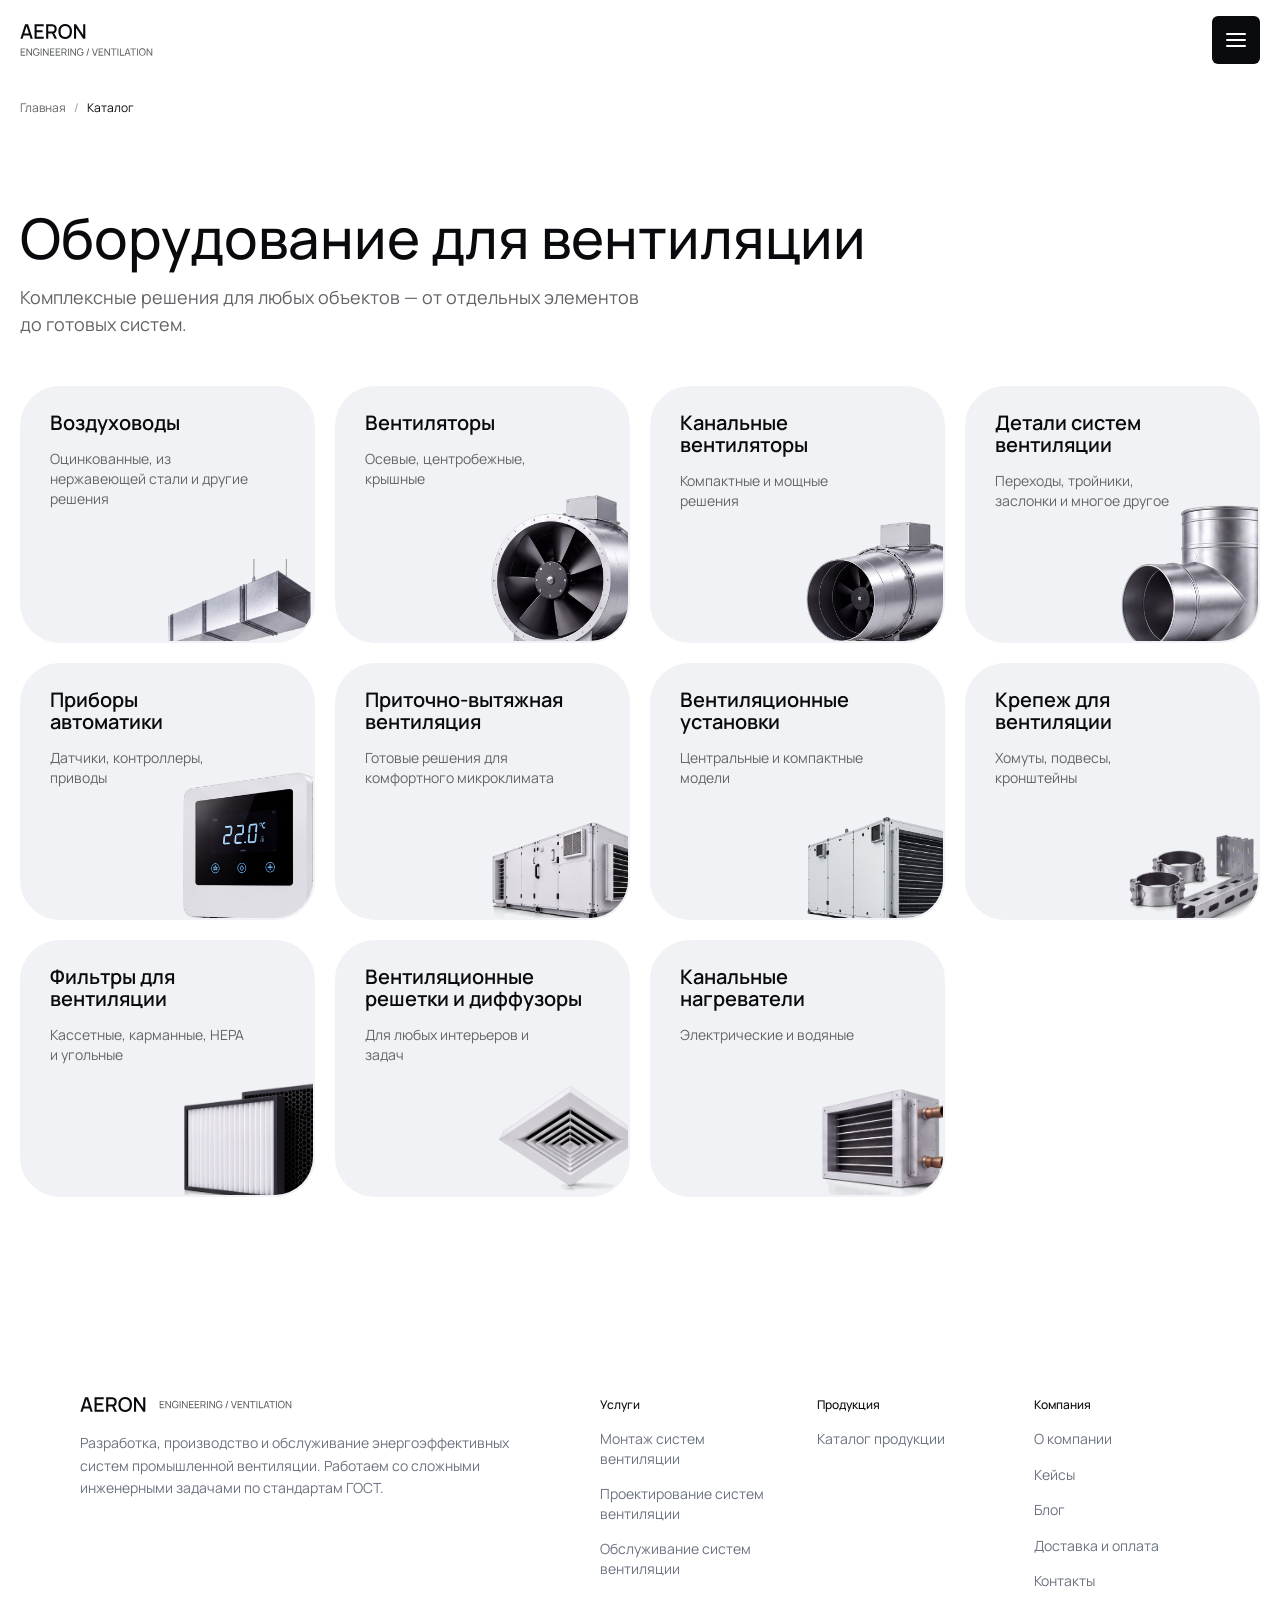
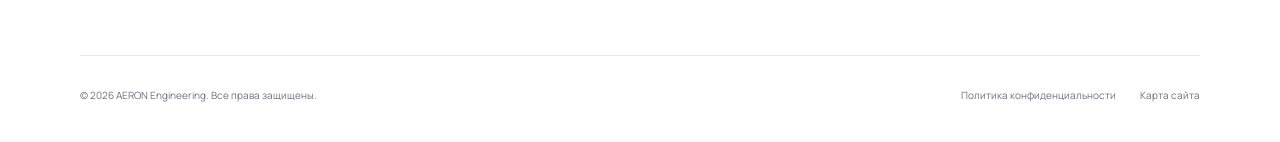
<file: catalog.html>
<!DOCTYPE html>
<html lang="ru">
<head>
    <meta charset="UTF-8">
    <meta name="viewport" content="width=device-width, initial-scale=1.0">
    <title>Каталог оборудования — AERON</title>
    <meta name="description" content="Каталог оборудования для вентиляции: воздуховоды, вентиляторы, фильтры и комплектующие.">
    <link rel="stylesheet" href="css/style.css">
    <script defer src="./main.js"></script>
</head>
<body>
    <header class="header">
        <div class="container">
            <div class="header__content">
                <div class="header__logo">
                    <a href="index.html" class="header__logo-link">
                        <img src="images/logo.svg" alt="AERON" class="header__logo-img">
                    </a>
                </div>
                <!-- /.header__logo -->
                <button class="header__menu-toggle" type="button" aria-expanded="false" aria-controls="header-menu" aria-label="Открыть меню">
                    <span class="header__burger-line"></span>
                    <span class="header__burger-line"></span>
                    <span class="header__burger-line"></span>
                </button>
                <div class="header__menu" id="header-menu">
                    <nav class="header__nav" aria-label="Основная навигация">
                        <a href="catalog.html" class="header__link header__link--catalog" aria-current="page">
                            <span class="header__menu-icon" aria-hidden="true">
                                <span class="header__menu-icon-line"></span>
                                <span class="header__menu-icon-line"></span>
                                <span class="header__menu-icon-line"></span>
                            </span>
                            Каталог
                        </a>
                        <a href="delivery.html" class="header__link">Доставка и оплата</a>
                        <a href="#" class="header__link">Кейсы</a>
                        <a href="#" class="header__link">Блог</a>
                        <div class="header__nav-item header__nav-item--services">
                            <button class="header__link header__link--services" type="button" aria-haspopup="true" aria-controls="header-services">
                                Услуги
                                <span class="header__services-caret" aria-hidden="true"></span>
                            </button>
                            <div class="header__submenu" id="header-services">
                                <a href="installation.html" class="header__submenu-link">Монтаж систем вентиляции</a>
                                <a href="design.html" class="header__submenu-link">Проектирование систем вентиляции</a>
                                <a href="handling.html" class="header__submenu-link">Обслуживание систем вентиляции</a>
                            </div>
                        </div>
                        <a href="about.html" class="header__link">О компании</a>
                        <a href="contacts.html" class="header__link">Контакты</a>
                    </nav>
                    <!-- /.header__nav -->
                    <div class="header__action">
                        <a href="tel:+74951981401" class="header__phone">+7 (495) 198-14-01</a>
                        <a href="mailto:vent-vsp@mail.ru" class="header__email">vent-vsp@mail.ru</a>
                        <button class="header__button">
                            <span class="header__button-text">Получить КП</span>
                            <span class="header__button-icon">
                                <svg width="14" height="10" viewBox="0 0 14 10" fill="none" xmlns="http://www.w3.org/2000/svg">
                                    <path d="M9 1L13 5M13 5L9 9M13 5H1" stroke="#090A0D" stroke-width="1.5" stroke-linecap="round" stroke-linejoin="round"/>
                                </svg>
                            </span>
                        </button>
                    </div>
                    <!-- /.header__action -->
                </div>
                <!-- /.header__menu -->
            </div>
            <!-- /.header__content -->
        </div>
        <!-- /.container -->
    </header>
    <!-- /.header -->

    <main>
        <nav class="breadcrumbs container" aria-label="Хлебные крошки">
            <ol class="breadcrumbs__list">
                <li class="breadcrumbs__item"><a class="breadcrumbs__link" href="index.html">Главная</a><span class="breadcrumbs__separator" aria-hidden="true">/</span></li>
                <li class="breadcrumbs__item" aria-current="page"><span class="breadcrumbs__current">Каталог</span></li>
            </ol>
        </nav>
        <section class="main-catalog">
            <div class="container">
                <div class="main-catalog__heading">
                    <h1 class="main-catalog__title">Оборудование для вентиляции</h1>
                    <p class="main-catalog__description">Комплексные решения для любых объектов — от отдельных элементов до готовых систем.</p>
                </div>
                <!-- /.main-catalog__heading -->
                <div class="main-catalog__grid" id="main-catalog">
                    <a href="catalog-category.html" class="products__card">
                        <span class="products__card-img"><img src="./images/стандарты/standarts-11.png" alt="" class="products__card-img-el"></span>
                        <span class="products__card-body"><span class="products__card-title">Воздуховоды</span><span class="products__card-subtitle">Оцинкованные, из нержавеющей стали и другие решения</span></span>
                        <span class="products__card-bottom"><span class="products__card-link" aria-hidden="true"><svg width="14" height="10" viewBox="0 0 14 10" fill="none" xmlns="http://www.w3.org/2000/svg"><path d="M9 1L13 5M13 5L9 9M13 5H1" stroke="currentColor" stroke-width="1.5" stroke-linecap="round" stroke-linejoin="round"/></svg></span></span>
                    </a>
                    <a href="#" class="products__card">
                        <span class="products__card-img"><img src="./images/стандарты/standarts-07.png" alt="" class="products__card-img-el"></span>
                        <span class="products__card-body"><span class="products__card-title">Вентиляторы</span><span class="products__card-subtitle">Осевые, центробежные, крышные</span></span>
                        <span class="products__card-bottom"><span class="products__card-link" aria-hidden="true"><svg width="14" height="10" viewBox="0 0 14 10" fill="none" xmlns="http://www.w3.org/2000/svg"><path d="M9 1L13 5M13 5L9 9M13 5H1" stroke="currentColor" stroke-width="1.5" stroke-linecap="round" stroke-linejoin="round"/></svg></span></span>
                    </a>
                    <a href="#" class="products__card">
                        <span class="products__card-img"><img src="./images/стандарты/standarts-03.png" alt="" class="products__card-img-el"></span>
                        <span class="products__card-body"><span class="products__card-title">Канальные<br>вентиляторы</span><span class="products__card-subtitle">Компактные и мощные решения</span></span>
                        <span class="products__card-bottom"><span class="products__card-link" aria-hidden="true"><svg width="14" height="10" viewBox="0 0 14 10" fill="none" xmlns="http://www.w3.org/2000/svg"><path d="M9 1L13 5M13 5L9 9M13 5H1" stroke="currentColor" stroke-width="1.5" stroke-linecap="round" stroke-linejoin="round"/></svg></span></span>
                    </a>
                    <a href="#" class="products__card">
                        <span class="products__card-img"><img src="./images/стандарты/standarts-10.png" alt="" class="products__card-img-el"></span>
                        <span class="products__card-body"><span class="products__card-title">Детали систем<br>вентиляции</span><span class="products__card-subtitle">Переходы, тройники, заслонки и многое другое</span></span>
                        <span class="products__card-bottom"><span class="products__card-link" aria-hidden="true"><svg width="14" height="10" viewBox="0 0 14 10" fill="none" xmlns="http://www.w3.org/2000/svg"><path d="M9 1L13 5M13 5L9 9M13 5H1" stroke="currentColor" stroke-width="1.5" stroke-linecap="round" stroke-linejoin="round"/></svg></span></span>
                    </a>
                    <a href="#" class="products__card">
                        <span class="products__card-img"><img src="./images/стандарты/standarts-06.png" alt="" class="products__card-img-el"></span>
                        <span class="products__card-body"><span class="products__card-title">Приборы<br>автоматики</span><span class="products__card-subtitle">Датчики, контроллеры, приводы</span></span>
                        <span class="products__card-bottom"><span class="products__card-link" aria-hidden="true"><svg width="14" height="10" viewBox="0 0 14 10" fill="none" xmlns="http://www.w3.org/2000/svg"><path d="M9 1L13 5M13 5L9 9M13 5H1" stroke="currentColor" stroke-width="1.5" stroke-linecap="round" stroke-linejoin="round"/></svg></span></span>
                    </a>
                    <a href="#" class="products__card">
                        <span class="products__card-img"><img src="./images/стандарты/standarts-02.png" alt="" class="products__card-img-el"></span>
                        <span class="products__card-body"><span class="products__card-title">Приточно-вытяжная<br>вентиляция</span><span class="products__card-subtitle">Готовые решения для комфортного микроклимата</span></span>
                        <span class="products__card-bottom"><span class="products__card-link" aria-hidden="true"><svg width="14" height="10" viewBox="0 0 14 10" fill="none" xmlns="http://www.w3.org/2000/svg"><path d="M9 1L13 5M13 5L9 9M13 5H1" stroke="currentColor" stroke-width="1.5" stroke-linecap="round" stroke-linejoin="round"/></svg></span></span>
                    </a>
                    <a href="#" class="products__card">
                        <span class="products__card-img"><img src="./images/стандарты/standarts-09.png" alt="" class="products__card-img-el"></span>
                        <span class="products__card-body"><span class="products__card-title">Вентиляционные<br>установки</span><span class="products__card-subtitle">Центральные и компактные модели</span></span>
                        <span class="products__card-bottom"><span class="products__card-link" aria-hidden="true"><svg width="14" height="10" viewBox="0 0 14 10" fill="none" xmlns="http://www.w3.org/2000/svg"><path d="M9 1L13 5M13 5L9 9M13 5H1" stroke="currentColor" stroke-width="1.5" stroke-linecap="round" stroke-linejoin="round"/></svg></span></span>
                    </a>
                    <a href="#" class="products__card">
                        <span class="products__card-img"><img src="./images/стандарты/standarts-05.png" alt="" class="products__card-img-el"></span>
                        <span class="products__card-body"><span class="products__card-title">Крепеж для<br>вентиляции</span><span class="products__card-subtitle">Хомуты, подвесы, кронштейны</span></span>
                        <span class="products__card-bottom"><span class="products__card-link" aria-hidden="true"><svg width="14" height="10" viewBox="0 0 14 10" fill="none" xmlns="http://www.w3.org/2000/svg"><path d="M9 1L13 5M13 5L9 9M13 5H1" stroke="currentColor" stroke-width="1.5" stroke-linecap="round" stroke-linejoin="round"/></svg></span></span>
                    </a>
                    <a href="#" class="products__card">
                        <span class="products__card-img"><img src="./images/стандарты/standarts-01.png" alt="" class="products__card-img-el"></span>
                        <span class="products__card-body"><span class="products__card-title">Фильтры для<br>вентиляции</span><span class="products__card-subtitle">Кассетные, карманные, HEPA и угольные</span></span>
                        <span class="products__card-bottom"><span class="products__card-link" aria-hidden="true"><svg width="14" height="10" viewBox="0 0 14 10" fill="none" xmlns="http://www.w3.org/2000/svg"><path d="M9 1L13 5M13 5L9 9M13 5H1" stroke="currentColor" stroke-width="1.5" stroke-linecap="round" stroke-linejoin="round"/></svg></span></span>
                    </a>
                    <a href="#" class="products__card">
                        <span class="products__card-img"><img src="./images/стандарты/standarts-08.png" alt="" class="products__card-img-el"></span>
                        <span class="products__card-body"><span class="products__card-title">Вентиляционные<br>решетки и диффузоры</span><span class="products__card-subtitle">Для любых интерьеров и задач</span></span>
                        <span class="products__card-bottom"><span class="products__card-link" aria-hidden="true"><svg width="14" height="10" viewBox="0 0 14 10" fill="none" xmlns="http://www.w3.org/2000/svg"><path d="M9 1L13 5M13 5L9 9M13 5H1" stroke="currentColor" stroke-width="1.5" stroke-linecap="round" stroke-linejoin="round"/></svg></span></span>
                    </a>
                    <a href="#" class="products__card">
                        <span class="products__card-img"><img src="./images/стандарты/standarts-04.png" alt="" class="products__card-img-el"></span>
                        <span class="products__card-body"><span class="products__card-title">Канальные<br>нагреватели</span><span class="products__card-subtitle">Электрические и водяные</span></span>
                        <span class="products__card-bottom"><span class="products__card-link" aria-hidden="true"><svg width="14" height="10" viewBox="0 0 14 10" fill="none" xmlns="http://www.w3.org/2000/svg"><path d="M9 1L13 5M13 5L9 9M13 5H1" stroke="currentColor" stroke-width="1.5" stroke-linecap="round" stroke-linejoin="round"/></svg></span></span>
                    </a>
                </div>
                <!-- /.main-catalog__grid -->
            </div>
        </section>
    </main>

    <footer class="footer">
        <div class="container">
            <div class="footer__inner">
                <div class="footer__top">
                    <div class="footer__brand">
                        <a href="#" class="footer__logo" aria-label="AERON — на главную">
                            <img src="images/footer-logo.svg" alt="AERON — Engineering / Ventilation" class="footer__logo-img">
                        </a>
                        <p class="footer__description">
                            Разработка, производство и обслуживание энергоэффективных систем промышленной вентиляции. Работаем со сложными инженерными задачами по стандартам ГОСТ.
                        </p>
                    </div>
                    <!-- /.footer__brand -->
                    <nav class="footer__links" aria-label="Разделы сайта">
                        <div class="footer__column">
                            <h2 class="footer__column-title">Услуги</h2>
                            <a href="#" class="footer__link">Монтаж систем вентиляции</a>
                            <a href="design.html" class="footer__link">Проектирование систем вентиляции</a>
                            <a href="#" class="footer__link">Обслуживание систем вентиляции</a>
                        </div>
                        <div class="footer__column">
                            <h2 class="footer__column-title">Продукция</h2>
                            <a href="catalog.html" class="footer__link">Каталог продукции</a>
                        </div>
                        <div class="footer__column">
                            <h2 class="footer__column-title">Компания</h2>
                            <a href="about.html" class="footer__link">О компании</a>
                            <a href="#" class="footer__link">Кейсы</a>
                            <a href="#" class="footer__link">Блог</a>
                            <a href="delivery.html" class="footer__link">Доставка и оплата</a>
                            <a href="contacts.html" class="footer__link">Контакты</a>
                        </div>
                    </nav>
                    <!-- /.footer__links -->
                </div>
                <!-- /.footer__top -->
                <div class="footer__bottom">
                    <p class="footer__copyright">© 2026 AERON Engineering. Все права защищены.</p>
                    <nav class="footer__legal" aria-label="Правовая информация">
                        <a href="#" class="footer__legal-link">Политика конфиденциальности</a>
                        <a href="#" class="footer__legal-link">Карта сайта</a>
                    </nav>
                </div>
                <!-- /.footer__bottom -->
            </div>
            <!-- /.footer__inner -->
        </div>
        <!-- /.container -->
    </footer>
    <!-- /.footer -->

    <dialog class="feedback-modal" aria-labelledby="feedback-modal-title">
        <div class="feedback-modal__content">
            <button class="feedback-modal__close" type="button" aria-label="Закрыть окно">
                <svg width="18" height="18" viewBox="0 0 18 18" fill="none" aria-hidden="true">
                    <path d="M3 3L15 15M15 3L3 15" stroke="currentColor" stroke-width="1.5" stroke-linecap="round"/>
                </svg>
            </button>
            <span class="feedback-modal__eyebrow">/ СВЯЗАТЬСЯ С НАМИ</span>
            <h2 class="feedback-modal__title" id="feedback-modal-title">Обратный звонок</h2>
            <p class="feedback-modal__description">Отправьте запрос через контактную форму, и мы Вам обязательно перезвоним в ближайшее время.</p>
            <form class="feedback-modal__form">
                <label class="feedback-modal__field">
                    <span class="feedback-modal__label">Имя</span>
                    <input class="feedback-modal__input" type="text" name="name" placeholder="Ваше имя" autocomplete="name" required>
                </label>
                <label class="feedback-modal__field">
                    <span class="feedback-modal__label">Телефон</span>
                    <input class="feedback-modal__input" type="tel" name="phone" placeholder="+7 (___) ___-__-__" autocomplete="tel" required>
                </label>
                <label class="feedback-modal__field">
                    <span class="feedback-modal__label">Комментарий</span>
                    <textarea class="feedback-modal__input feedback-modal__textarea" name="comment" placeholder="Ваш комментарий"></textarea>
                </label>
                <button class="feedback-modal__submit" type="submit">Отправить запрос</button>
            </form>
        </div>
    </dialog>

</body>
</html>
</file>
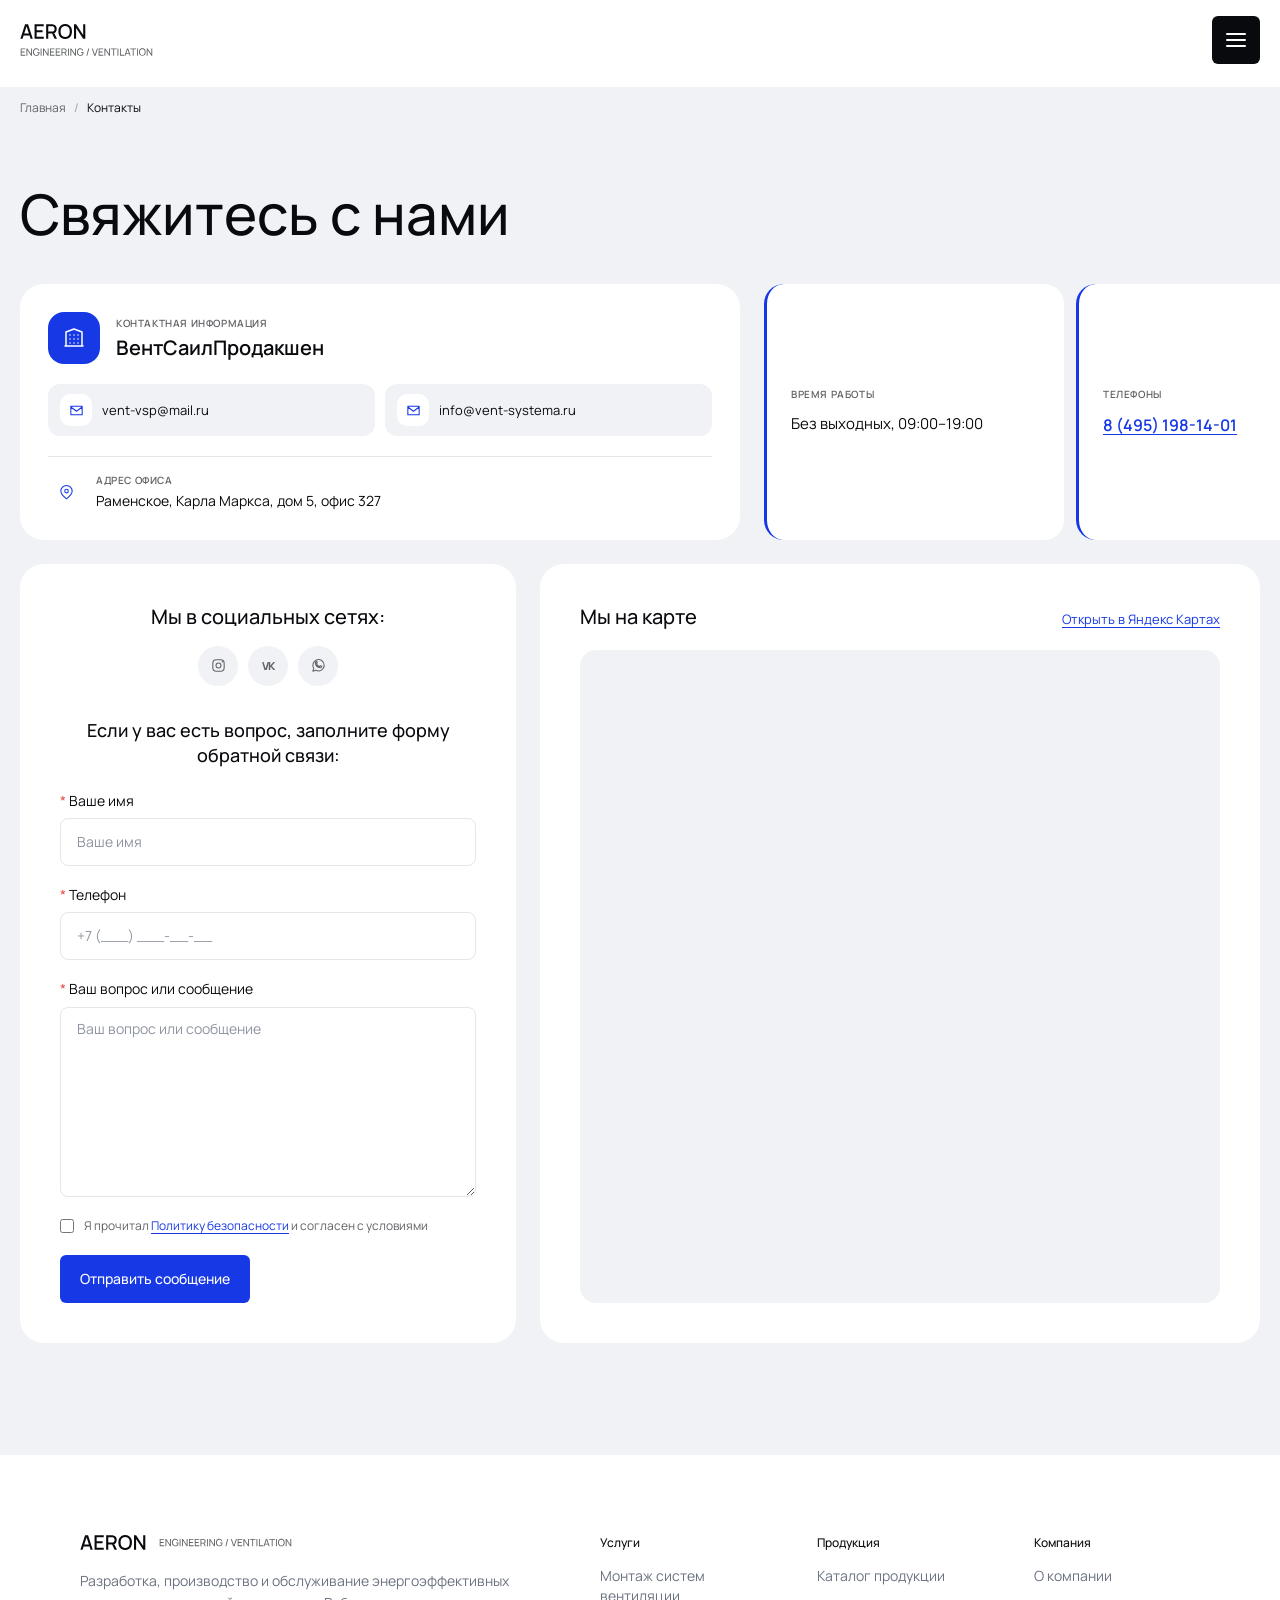
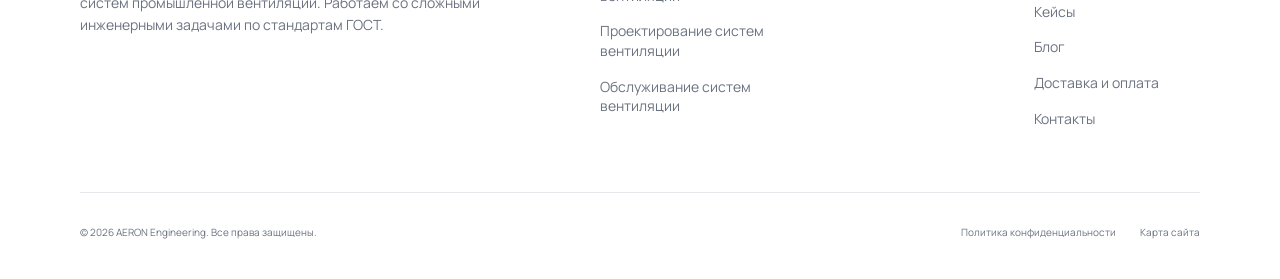
<file: contacts.html>
<!DOCTYPE html>
<html lang="ru">
<head>
    <meta charset="UTF-8">
    <meta name="viewport" content="width=device-width, initial-scale=1.0">
    <title>Контакты — ВентСаилПродакшен</title>
    <meta name="description" content="Контакты ВентСаилПродакшен: адрес, время работы, телефон, почта и форма обратной связи.">
    <link rel="stylesheet" href="css/style.css">
    <script defer src="./main.js"></script>
</head>
<body>
    <header class="header">
        <div class="container">
            <div class="header__content">
                <div class="header__logo">
                    <a href="index.html" class="header__logo-link">
                        <img src="images/logo.svg" alt="AERON" class="header__logo-img">
                    </a>
                </div>
                <!-- /.header__logo -->
                <button class="header__menu-toggle" type="button" aria-expanded="false" aria-controls="header-menu" aria-label="Открыть меню">
                    <span class="header__burger-line"></span>
                    <span class="header__burger-line"></span>
                    <span class="header__burger-line"></span>
                </button>
                <div class="header__menu" id="header-menu">
                    <nav class="header__nav" aria-label="Основная навигация">
                        <a href="catalog.html" class="header__link header__link--catalog">
                            <span class="header__menu-icon">
                                <span class="header__menu-icon-line"></span>
                                <span class="header__menu-icon-line"></span>
                                <span class="header__menu-icon-line"></span>
                            </span>
                            Каталог
                        </a>
                        <a href="delivery.html" class="header__link">Доставка и оплата</a>
                        <a href="#" class="header__link">Кейсы</a>
                        <a href="#" class="header__link">Блог</a>
                        <div class="header__nav-item header__nav-item--services">
                            <button class="header__link header__link--services" type="button" aria-haspopup="true" aria-controls="header-services">
                                Услуги
                                <span class="header__services-caret" aria-hidden="true"></span>
                            </button>
                            <div class="header__submenu" id="header-services">
                                <a href="installation.html" class="header__submenu-link">Монтаж систем вентиляции</a>
                                <a href="design.html" class="header__submenu-link">Проектирование систем вентиляции</a>
                                <a href="handling.html" class="header__submenu-link">Обслуживание систем вентиляции</a>
                            </div>
                        </div>
                        <a href="about.html" class="header__link">О компании</a>
                        <a href="contacts.html" class="header__link header__link--active" aria-current="page">Контакты</a>
                    </nav>
                    <!-- /.header__nav -->
                    <div class="header__action">
                        <a href="tel:+74951981401" class="header__phone">+7 (495) 198-14-01</a>
                        <a href="mailto:vent-vsp@mail.ru" class="header__email">vent-vsp@mail.ru</a>
                        <button class="header__button">
                            <span class="header__button-text">Получить КП</span>
                            <span class="header__button-icon">
                                <svg width="14" height="10" viewBox="0 0 14 10" fill="none" xmlns="http://www.w3.org/2000/svg">
                                    <path d="M9 1L13 5M13 5L9 9M13 5H1" stroke="#090A0D" stroke-width="1.5" stroke-linecap="round" stroke-linejoin="round"/>
                                </svg>
                            </span>
                        </button>
                    </div>
                    <!-- /.header__action -->
                </div>
                <!-- /.header__menu -->
            </div>
            <!-- /.header__content -->
        </div>
        <!-- /.container -->
    </header>
    <!-- /.header -->

    <nav class="breadcrumbs container" aria-label="Хлебные крошки">
        <ol class="breadcrumbs__list">
            <li class="breadcrumbs__item"><a class="breadcrumbs__link" href="index.html">Главная</a><span class="breadcrumbs__separator" aria-hidden="true">/</span></li>
            <li class="breadcrumbs__item" aria-current="page"><span class="breadcrumbs__current">Контакты</span></li>
        </ol>
    </nav>
    <section class="contacts">
        <div class="container">
                <div class="contacts__heading">
                    <h1 class="contacts__title">Свяжитесь с нами</h1>
                </div>
                <!-- /.contacts__heading -->

                <div class="contacts__details" aria-labelledby="contacts-company-title">
                    <div class="contacts__company">
                        <div class="contacts__company-heading">
                            <span class="contacts__company-icon" aria-hidden="true">
                                <svg viewBox="0 0 24 24">
                                    <path d="M4 20V6l8-3 8 3v14M8 9h.01M8 13h.01M8 17h.01M12 9h.01M12 13h.01M12 17h.01M16 9h.01M16 13h.01M16 17h.01M3 20h18"/>
                                </svg>
                            </span>
                            <div class="contacts__company-info">
                                <span class="contacts__company-caption">КОНТАКТНАЯ ИНФОРМАЦИЯ</span>
                                <h2 class="contacts__company-title" id="contacts-company-title">ВентСаилПродакшен</h2>
                            </div>
                        </div>
                        <div class="contacts__company-links">
                            <a class="contacts__email-link" href="mailto:vent-vsp@mail.ru">
                                <span class="contacts__email-icon" aria-hidden="true">
                                    <svg viewBox="0 0 24 24"><path d="M4 6h16v12H4zM4 7l8 6 8-6"/></svg>
                                </span>
                                <span>vent-vsp@mail.ru</span>
                            </a>
                            <a class="contacts__email-link" href="mailto:info@vent-systema.ru">
                                <span class="contacts__email-icon" aria-hidden="true">
                                    <svg viewBox="0 0 24 24"><path d="M4 6h16v12H4zM4 7l8 6 8-6"/></svg>
                                </span>
                                <span>info@vent-systema.ru</span>
                            </a>
                        </div>
                        <div class="contacts__address-card">
                            <span class="contacts__address-icon" aria-hidden="true">
                                <svg viewBox="0 0 24 24"><path d="M20 10c0 5-8 11-8 11S4 15 4 10a8 8 0 1 1 16 0Z"/><circle cx="12" cy="10" r="2.5"/></svg>
                            </span>
                            <div class="contacts__address-copy">
                                <span class="contacts__address-label">Адрес офиса</span>
                                <address class="contacts__address">Раменское, Карла Маркса, дом 5, офис 327</address>
                            </div>
                        </div>
                    </div>
                    <!-- /.contacts__company -->
                    <div class="contacts__meta">
                        <div class="contacts__meta-item">
                            <h3 class="contacts__meta-title">Время работы</h3>
                            <p class="contacts__meta-text">Без выходных, 09:00–19:00</p>
                        </div>
                        <div class="contacts__meta-item">
                            <h3 class="contacts__meta-title">Телефоны</h3>
                            <a class="contacts__link" href="tel:+74951981401">8 (495) 198-14-01</a>
                        </div>
                    </div>
                    <!-- /.contacts__meta -->
                </div>
                <!-- /.contacts__details -->

                <div class="contacts__main">
                    <div class="contacts__form-panel" aria-labelledby="contacts-form-title">
                        <div class="contacts__socials">
                            <h2 class="contacts__socials-title">Мы в социальных сетях:</h2>
                            <div class="contacts__social-list" aria-label="Социальные сети">
                                <a class="contacts__social" href="#" aria-label="Instagram">
                                    <svg viewBox="0 0 24 24" aria-hidden="true">
                                        <rect x="4" y="4" width="16" height="16" rx="5"/>
                                        <circle cx="12" cy="12" r="3.5"/>
                                        <circle class="contacts__social-dot" cx="17.5" cy="6.7" r="1"/>
                                    </svg>
                                </a>
                                <a class="contacts__social contacts__social--vk" href="#" aria-label="ВКонтакте">vk</a>
                                <a class="contacts__social" href="#" aria-label="WhatsApp">
                                    <svg viewBox="0 0 24 24" aria-hidden="true">
                                        <path d="M20 11.7a8 8 0 0 1-11.8 7L4 20l1.3-4A8 8 0 1 1 20 11.7Z"/>
                                        <path d="M9 8.5c.5 2.5 2 4 4.5 5l1.2-1.2 2 .9c-.1 1.1-.9 1.9-2 2-3.8-.3-6.9-3.4-7.2-7.2.1-1.1.9-1.9 2-2l.9 2L9 8.5Z"/>
                                    </svg>
                                </a>
                            </div>
                        </div>
                        <!-- /.contacts__socials -->

                        <h2 class="contacts__form-title" id="contacts-form-title">Если у вас есть вопрос, заполните форму обратной связи:</h2>
                        <form class="contacts__form" id="contacts-form" action="#" method="post">
                            <label class="contacts__field" for="contacts-name">
                                <span class="contacts__field-label"><span class="contacts__required" aria-hidden="true">*</span> Ваше имя</span>
                                <input class="contacts__input" id="contacts-name" name="name" type="text" placeholder="Ваше имя" autocomplete="name" required>
                            </label>
                            <label class="contacts__field" for="contacts-phone">
                                <span class="contacts__field-label"><span class="contacts__required" aria-hidden="true">*</span> Телефон</span>
                                <input class="contacts__input" id="contacts-phone" name="phone" type="tel" placeholder="+7 (___) ___-__-__" autocomplete="tel" required>
                            </label>
                            <label class="contacts__field" for="contacts-message">
                                <span class="contacts__field-label"><span class="contacts__required" aria-hidden="true">*</span> Ваш вопрос или сообщение</span>
                                <textarea class="contacts__input contacts__textarea" id="contacts-message" name="message" placeholder="Ваш вопрос или сообщение" required></textarea>
                            </label>
                            <label class="contacts__consent">
                                <input class="contacts__checkbox" type="checkbox" name="privacy" required>
                                <span>Я прочитал <a class="contacts__policy-link" href="#">Политику безопасности</a> и согласен с условиями</span>
                            </label>
                            <button class="contacts__submit" type="submit">Отправить сообщение</button>
                        </form>
                    </div>
                    <!-- /.contacts__form-panel -->

                    <div class="contacts__map-panel" aria-labelledby="contacts-map-title">
                        <div class="contacts__map-heading">
                            <h2 class="contacts__map-title" id="contacts-map-title">Мы на карте</h2>
                            <a class="contacts__map-link" href="https://yandex.ru/maps/org/ventsailprodakshen/12372924938/" target="_blank" rel="noopener noreferrer">Открыть в Яндекс Картах</a>
                        </div>
                        <div class="contacts__map">
                            <iframe
                                class="contacts__map-frame"
                                src="https://yandex.ru/map-widget/v1/?display-text=%D0%A0%D0%B0%D0%BC%D0%B5%D0%BD%D1%81%D0%BA%D0%BE%D0%B5%2C%20%D0%9A%D0%B0%D1%80%D0%BB%D0%B0%20%D0%9C%D0%B0%D1%80%D0%BA%D1%81%D0%B0%2C%20%D0%B4%D0%BE%D0%BC%205%2C%20%D0%BE%D1%84%D0%B8%D1%81%20327%20%20%D0%92%D0%B5%D0%BD%D1%82%D0%A1%D0%B0%D0%B8%D0%BB%D0%9F%D1%80%D0%BE%D0%B4%D0%B0%D0%BA%D1%88%D0%B5%D0%BD&ll=38.220338%2C55.570231&mode=search&oid=12372924938&ol=biz&sctx=ZAAAAAgBEAAaKAoSCU%2BtvroqHENAEWzQl97%2ByEtAEhIJwktw6gPJiz8RuwuUFFgAcz8iBgABAgMEBSgKOABA%2FlNIAWoCcnWdAc3MzD2gAQCoAQC9ASPuMd7CAQWKtO%2BLLoICZ9Cg0LDQvNC10L3RgdC60L7QtSwg0JrQsNGA0LvQsCDQnNCw0YDQutGB0LAsINC00L7QvCA1LCDQvtGE0LjRgSAzMjcgINCS0LXQvdGC0KHQsNC40LvQn9GA0L7QtNCw0LrRiNC10L2KAgCSAgUxMDc1MJoCDGRlc2t0b3AtbWFwcw%3D%3D&sll=38.220338%2C55.570231&sspn=0.012312%2C0.004210&text=%D0%A0%D0%B0%D0%BC%D0%B5%D0%BD%D1%81%D0%BA%D0%BE%D0%B5%2C%20%D0%9A%D0%B0%D1%80%D0%BB%D0%B0%20%D0%9C%D0%B0%D1%80%D0%BA%D1%81%D0%B0%2C%20%D0%B4%D0%BE%D0%BC%205%2C%20%D0%BE%D1%84%D0%B8%D1%81%20327%20%20%D0%92%D0%B5%D0%BD%D1%82%D0%A1%D0%B0%D0%B8%D0%BB%D0%9F%D1%80%D0%BE%D0%B4%D0%B0%D0%BA%D1%88%D0%B5%D0%BD&z=17.83"
                                title="Карта: ВентСаилПродакшен, Раменское, Карла Маркса, дом 5"
                                loading="lazy"
                                referrerpolicy="strict-origin-when-cross-origin"
                                allowfullscreen>
                            </iframe>
                        </div>
                        <!-- /.contacts__map -->
                    </div>
                    <!-- /.contacts__map-panel -->
                </div>
                <!-- /.contacts__main -->
        </div>
    </section>


    <footer class="footer">
        <div class="container">
            <div class="footer__inner">
                <div class="footer__top">
                    <div class="footer__brand">
                        <a href="#" class="footer__logo" aria-label="AERON — на главную">
                            <img src="images/footer-logo.svg" alt="AERON — Engineering / Ventilation" class="footer__logo-img">
                        </a>
                        <p class="footer__description">
                            Разработка, производство и обслуживание энергоэффективных систем промышленной вентиляции. Работаем со сложными инженерными задачами по стандартам ГОСТ.
                        </p>
                    </div>
                    <!-- /.footer__brand -->
                    <nav class="footer__links" aria-label="Разделы сайта">
                        <div class="footer__column">
                            <h2 class="footer__column-title">Услуги</h2>
                            <a href="#" class="footer__link">Монтаж систем вентиляции</a>
                            <a href="design.html" class="footer__link">Проектирование систем вентиляции</a>
                            <a href="#" class="footer__link">Обслуживание систем вентиляции</a>
                        </div>
                        <div class="footer__column">
                            <h2 class="footer__column-title">Продукция</h2>
                            <a href="catalog.html" class="footer__link">Каталог продукции</a>
                        </div>
                        <div class="footer__column">
                            <h2 class="footer__column-title">Компания</h2>
                            <a href="about.html" class="footer__link">О компании</a>
                            <a href="#" class="footer__link">Кейсы</a>
                            <a href="#" class="footer__link">Блог</a>
                            <a href="delivery.html" class="footer__link">Доставка и оплата</a>
                            <a href="contacts.html" class="footer__link">Контакты</a>
                        </div>
                    </nav>
                    <!-- /.footer__links -->
                </div>
                <!-- /.footer__top -->
                <div class="footer__bottom">
                    <p class="footer__copyright">© 2026 AERON Engineering. Все права защищены.</p>
                    <nav class="footer__legal" aria-label="Правовая информация">
                        <a href="#" class="footer__legal-link">Политика конфиденциальности</a>
                        <a href="#" class="footer__legal-link">Карта сайта</a>
                    </nav>
                </div>
                <!-- /.footer__bottom -->
            </div>
            <!-- /.footer__inner -->
        </div>
        <!-- /.container -->
    </footer>
    <!-- /.footer -->

    <dialog class="feedback-modal" aria-labelledby="feedback-modal-title">
        <div class="feedback-modal__content">
            <button class="feedback-modal__close" type="button" aria-label="Закрыть окно">
                <svg width="18" height="18" viewBox="0 0 18 18" fill="none" aria-hidden="true">
                    <path d="M3 3L15 15M15 3L3 15" stroke="currentColor" stroke-width="1.5" stroke-linecap="round"/>
                </svg>
            </button>
            <span class="feedback-modal__eyebrow">/ СВЯЗАТЬСЯ С НАМИ</span>
            <h2 class="feedback-modal__title" id="feedback-modal-title">Обратный звонок</h2>
            <p class="feedback-modal__description">Отправьте запрос через контактную форму, и мы Вам обязательно перезвоним в ближайшее время.</p>
            <form class="feedback-modal__form">
                <label class="feedback-modal__field">
                    <span class="feedback-modal__label">Имя</span>
                    <input class="feedback-modal__input" type="text" name="name" placeholder="Ваше имя" autocomplete="name" required>
                </label>
                <label class="feedback-modal__field">
                    <span class="feedback-modal__label">Телефон</span>
                    <input class="feedback-modal__input" type="tel" name="phone" placeholder="+7 (___) ___-__-__" autocomplete="tel" required>
                </label>
                <label class="feedback-modal__field">
                    <span class="feedback-modal__label">Комментарий</span>
                    <textarea class="feedback-modal__input feedback-modal__textarea" name="comment" placeholder="Ваш комментарий"></textarea>
                </label>
                <button class="feedback-modal__submit" type="submit">Отправить запрос</button>
            </form>
        </div>
    </dialog>

</body>
</html>
</file>
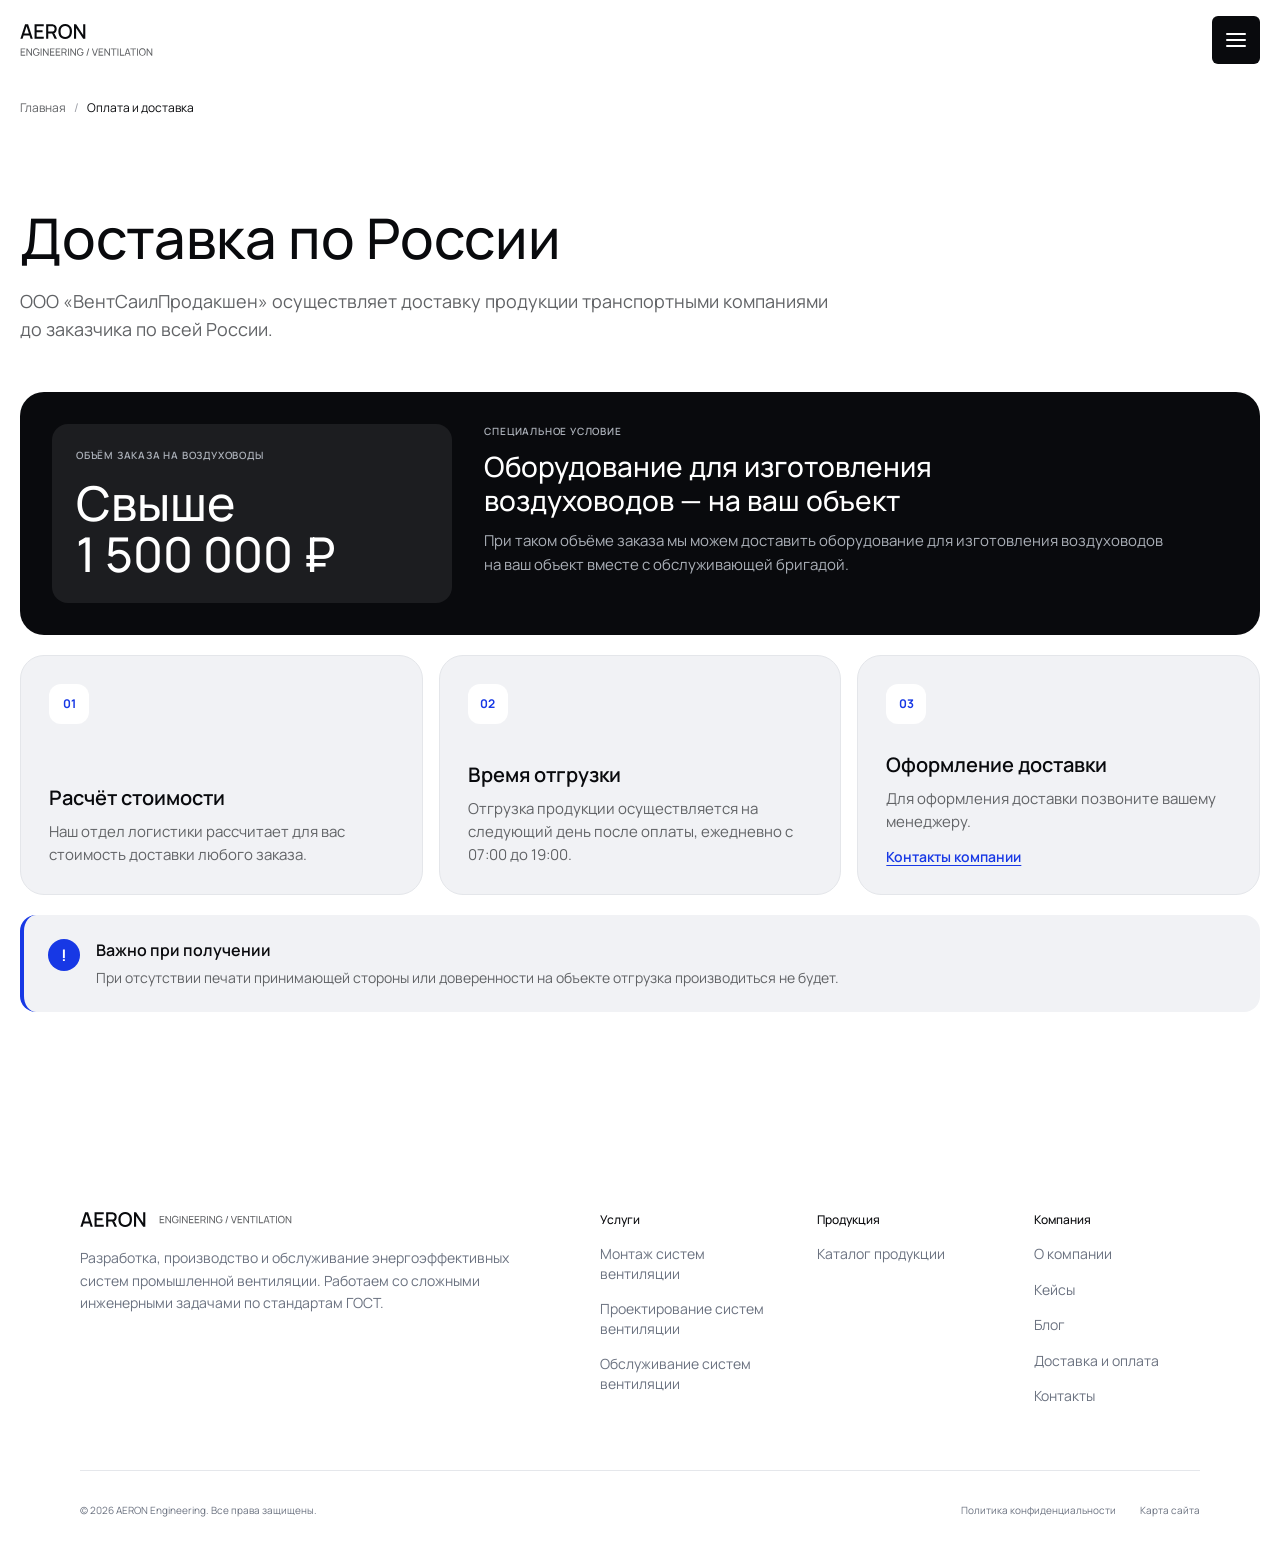
<file: delivery.html>
<!DOCTYPE html>
<html lang="ru">
<head>
    <meta charset="UTF-8">
    <meta name="viewport" content="width=device-width, initial-scale=1.0">
    <title>Оплата и доставка — AERON</title>
    <meta name="description" content="Условия доставки продукции ВентСаилПродакшен по России, сроки отгрузки и информация для получения заказа.">
    <link rel="stylesheet" href="css/style.css">
    <script defer src="./main.js"></script>
</head>
<body>
    <header class="header">
        <div class="container">
            <div class="header__content">
                <div class="header__logo">
                    <a href="index.html" class="header__logo-link">
                        <img src="images/logo.svg" alt="AERON" class="header__logo-img">
                    </a>
                </div>
                <button class="header__menu-toggle" type="button" aria-expanded="false" aria-controls="header-menu" aria-label="Открыть меню">
                    <span class="header__burger-line"></span>
                    <span class="header__burger-line"></span>
                    <span class="header__burger-line"></span>
                </button>
                <div class="header__menu" id="header-menu">
                    <nav class="header__nav" aria-label="Основная навигация">
                        <a href="catalog.html" class="header__link header__link--catalog">
                            <span class="header__menu-icon" aria-hidden="true">
                                <span class="header__menu-icon-line"></span>
                                <span class="header__menu-icon-line"></span>
                                <span class="header__menu-icon-line"></span>
                            </span>
                            Каталог
                        </a>
                        <a href="delivery.html" class="header__link header__link--active" aria-current="page">Доставка и оплата</a>
                        <a href="#" class="header__link">Кейсы</a>
                        <a href="#" class="header__link">Блог</a>
                        <div class="header__nav-item header__nav-item--services">
                            <button class="header__link header__link--services" type="button" aria-haspopup="true" aria-controls="header-services">
                                Услуги
                                <span class="header__services-caret" aria-hidden="true"></span>
                            </button>
                            <div class="header__submenu" id="header-services">
                                <a href="installation.html" class="header__submenu-link">Монтаж систем вентиляции</a>
                                <a href="design.html" class="header__submenu-link">Проектирование систем вентиляции</a>
                                <a href="handling.html" class="header__submenu-link">Обслуживание систем вентиляции</a>
                            </div>
                        </div>
                        <a href="about.html" class="header__link">О компании</a>
                        <a href="contacts.html" class="header__link">Контакты</a>
                    </nav>
                    <div class="header__action">
                        <a href="tel:+74951981401" class="header__phone">+7 (495) 198-14-01</a>
                        <a href="mailto:vent-vsp@mail.ru" class="header__email">vent-vsp@mail.ru</a>
                        <button class="header__button">
                            <span class="header__button-text">Получить КП</span>
                            <span class="header__button-icon">
                                <svg width="14" height="10" viewBox="0 0 14 10" fill="none" xmlns="http://www.w3.org/2000/svg">
                                    <path d="M9 1L13 5M13 5L9 9M13 5H1" stroke="#090A0D" stroke-width="1.5" stroke-linecap="round" stroke-linejoin="round"/>
                                </svg>
                            </span>
                        </button>
                    </div>
                    <!-- /.header__action -->
                </div>
            </div>
        </div>
    </header>

    <main>
        <nav class="breadcrumbs container" aria-label="Хлебные крошки">
            <ol class="breadcrumbs__list">
                <li class="breadcrumbs__item"><a class="breadcrumbs__link" href="index.html">Главная</a><span class="breadcrumbs__separator" aria-hidden="true">/</span></li>
                <li class="breadcrumbs__item" aria-current="page"><span class="breadcrumbs__current">Оплата и доставка</span></li>
            </ol>
        </nav>
        <section class="delivery">
            <div class="container">
                <div class="delivery__heading">
                    <h1 class="delivery__title">Доставка по России</h1>
                    <p class="delivery__intro">ООО «ВентСаилПродакшен» осуществляет доставку продукции транспортными компаниями до заказчика по всей России.</p>
                </div>

                <div class="delivery__offer">
                    <div class="delivery__offer-threshold">
                        <span class="delivery__offer-caption">Объём заказа на воздуховоды</span>
                        <strong class="delivery__offer-value">Свыше<br>1 500 000 ₽</strong>
                    </div>
                    <div class="delivery__offer-content">
                        <span class="delivery__offer-label">Специальное условие</span>
                        <h2 class="delivery__offer-title">Оборудование для изготовления воздуховодов — на ваш объект</h2>
                        <p class="delivery__offer-text">При таком объёме заказа мы можем доставить оборудование для изготовления воздуховодов на ваш объект вместе с обслуживающей бригадой.</p>
                    </div>
                </div>

                <div class="delivery__grid">
                    <article class="delivery__card">
                        <span class="delivery__card-num">01</span>
                        <h2 class="delivery__card-title">Расчёт стоимости</h2>
                        <p class="delivery__card-text">Наш отдел логистики рассчитает для вас стоимость доставки любого заказа.</p>
                    </article>
                    <article class="delivery__card">
                        <span class="delivery__card-num">02</span>
                        <h2 class="delivery__card-title">Время отгрузки</h2>
                        <p class="delivery__card-text">Отгрузка продукции осуществляется на следующий день после оплаты, ежедневно с 07:00 до 19:00.</p>
                    </article>
                    <article class="delivery__card">
                        <span class="delivery__card-num">03</span>
                        <h2 class="delivery__card-title">Оформление доставки</h2>
                        <p class="delivery__card-text">Для оформления доставки позвоните вашему менеджеру.</p>
                        <a class="delivery__card-link" href="contacts.html">Контакты компании</a>
                    </article>
                </div>

                <div class="delivery__notice" role="note">
                    <span class="delivery__notice-icon" aria-hidden="true">!</span>
                    <div class="delivery__notice-content">
                        <h2 class="delivery__notice-title">Важно при получении</h2>
                        <p class="delivery__notice-text">При отсутствии печати принимающей стороны или доверенности на объекте отгрузка производиться не будет.</p>
                    </div>
                </div>
            </div>
        </section>
    </main>

    <footer class="footer">
        <div class="container">
            <div class="footer__inner">
                <div class="footer__top">
                    <div class="footer__brand">
                        <a href="#" class="footer__logo" aria-label="AERON — на главную">
                            <img src="images/footer-logo.svg" alt="AERON — Engineering / Ventilation" class="footer__logo-img">
                        </a>
                        <p class="footer__description">
                            Разработка, производство и обслуживание энергоэффективных систем промышленной вентиляции. Работаем со сложными инженерными задачами по стандартам ГОСТ.
                        </p>
                    </div>
                    <!-- /.footer__brand -->
                    <nav class="footer__links" aria-label="Разделы сайта">
                        <div class="footer__column">
                            <h2 class="footer__column-title">Услуги</h2>
                            <a href="#" class="footer__link">Монтаж систем вентиляции</a>
                            <a href="design.html" class="footer__link">Проектирование систем вентиляции</a>
                            <a href="#" class="footer__link">Обслуживание систем вентиляции</a>
                        </div>
                        <div class="footer__column">
                            <h2 class="footer__column-title">Продукция</h2>
                            <a href="catalog.html" class="footer__link">Каталог продукции</a>
                        </div>
                        <div class="footer__column">
                            <h2 class="footer__column-title">Компания</h2>
                            <a href="about.html" class="footer__link">О компании</a>
                            <a href="#" class="footer__link">Кейсы</a>
                            <a href="#" class="footer__link">Блог</a>
                            <a href="delivery.html" class="footer__link">Доставка и оплата</a>
                            <a href="contacts.html" class="footer__link">Контакты</a>
                        </div>
                    </nav>
                    <!-- /.footer__links -->
                </div>
                <!-- /.footer__top -->
                <div class="footer__bottom">
                    <p class="footer__copyright">© 2026 AERON Engineering. Все права защищены.</p>
                    <nav class="footer__legal" aria-label="Правовая информация">
                        <a href="#" class="footer__legal-link">Политика конфиденциальности</a>
                        <a href="#" class="footer__legal-link">Карта сайта</a>
                    </nav>
                </div>
                <!-- /.footer__bottom -->
            </div>
            <!-- /.footer__inner -->
        </div>
        <!-- /.container -->
    </footer>
    <!-- /.footer -->

    <dialog class="feedback-modal" aria-labelledby="feedback-modal-title">
        <div class="feedback-modal__content">
            <button class="feedback-modal__close" type="button" aria-label="Закрыть окно">
                <svg width="18" height="18" viewBox="0 0 18 18" fill="none" aria-hidden="true">
                    <path d="M3 3L15 15M15 3L3 15" stroke="currentColor" stroke-width="1.5" stroke-linecap="round"/>
                </svg>
            </button>
            <span class="feedback-modal__eyebrow">/ СВЯЗАТЬСЯ С НАМИ</span>
            <h2 class="feedback-modal__title" id="feedback-modal-title">Обратный звонок</h2>
            <p class="feedback-modal__description">Отправьте запрос через контактную форму, и мы Вам обязательно перезвоним в ближайшее время.</p>
            <form class="feedback-modal__form">
                <label class="feedback-modal__field">
                    <span class="feedback-modal__label">Имя</span>
                    <input class="feedback-modal__input" type="text" name="name" placeholder="Ваше имя" autocomplete="name" required>
                </label>
                <label class="feedback-modal__field">
                    <span class="feedback-modal__label">Телефон</span>
                    <input class="feedback-modal__input" type="tel" name="phone" placeholder="+7 (___) ___-__-__" autocomplete="tel" required>
                </label>
                <label class="feedback-modal__field">
                    <span class="feedback-modal__label">Комментарий</span>
                    <textarea class="feedback-modal__input feedback-modal__textarea" name="comment" placeholder="Ваш комментарий"></textarea>
                </label>
                <button class="feedback-modal__submit" type="submit">Отправить запрос</button>
            </form>
        </div>
    </dialog>

</body>
</html>
</file>
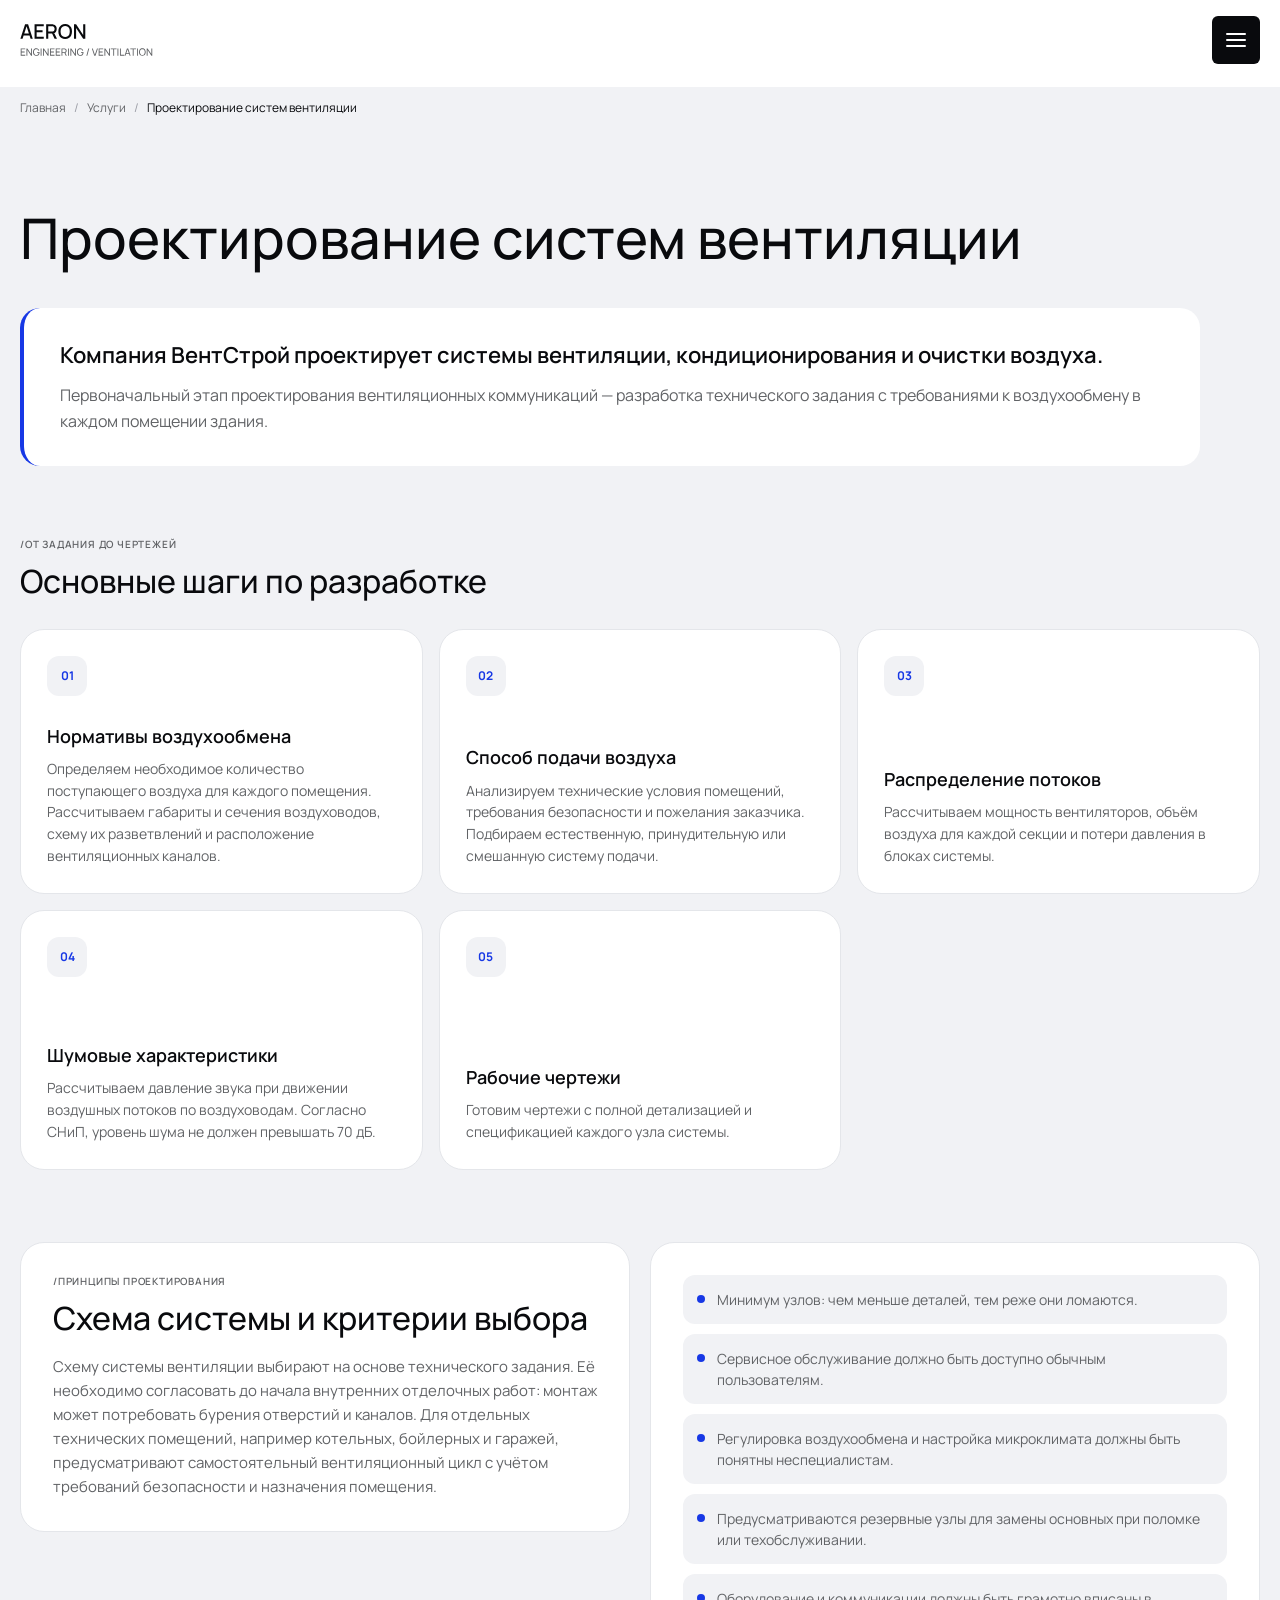
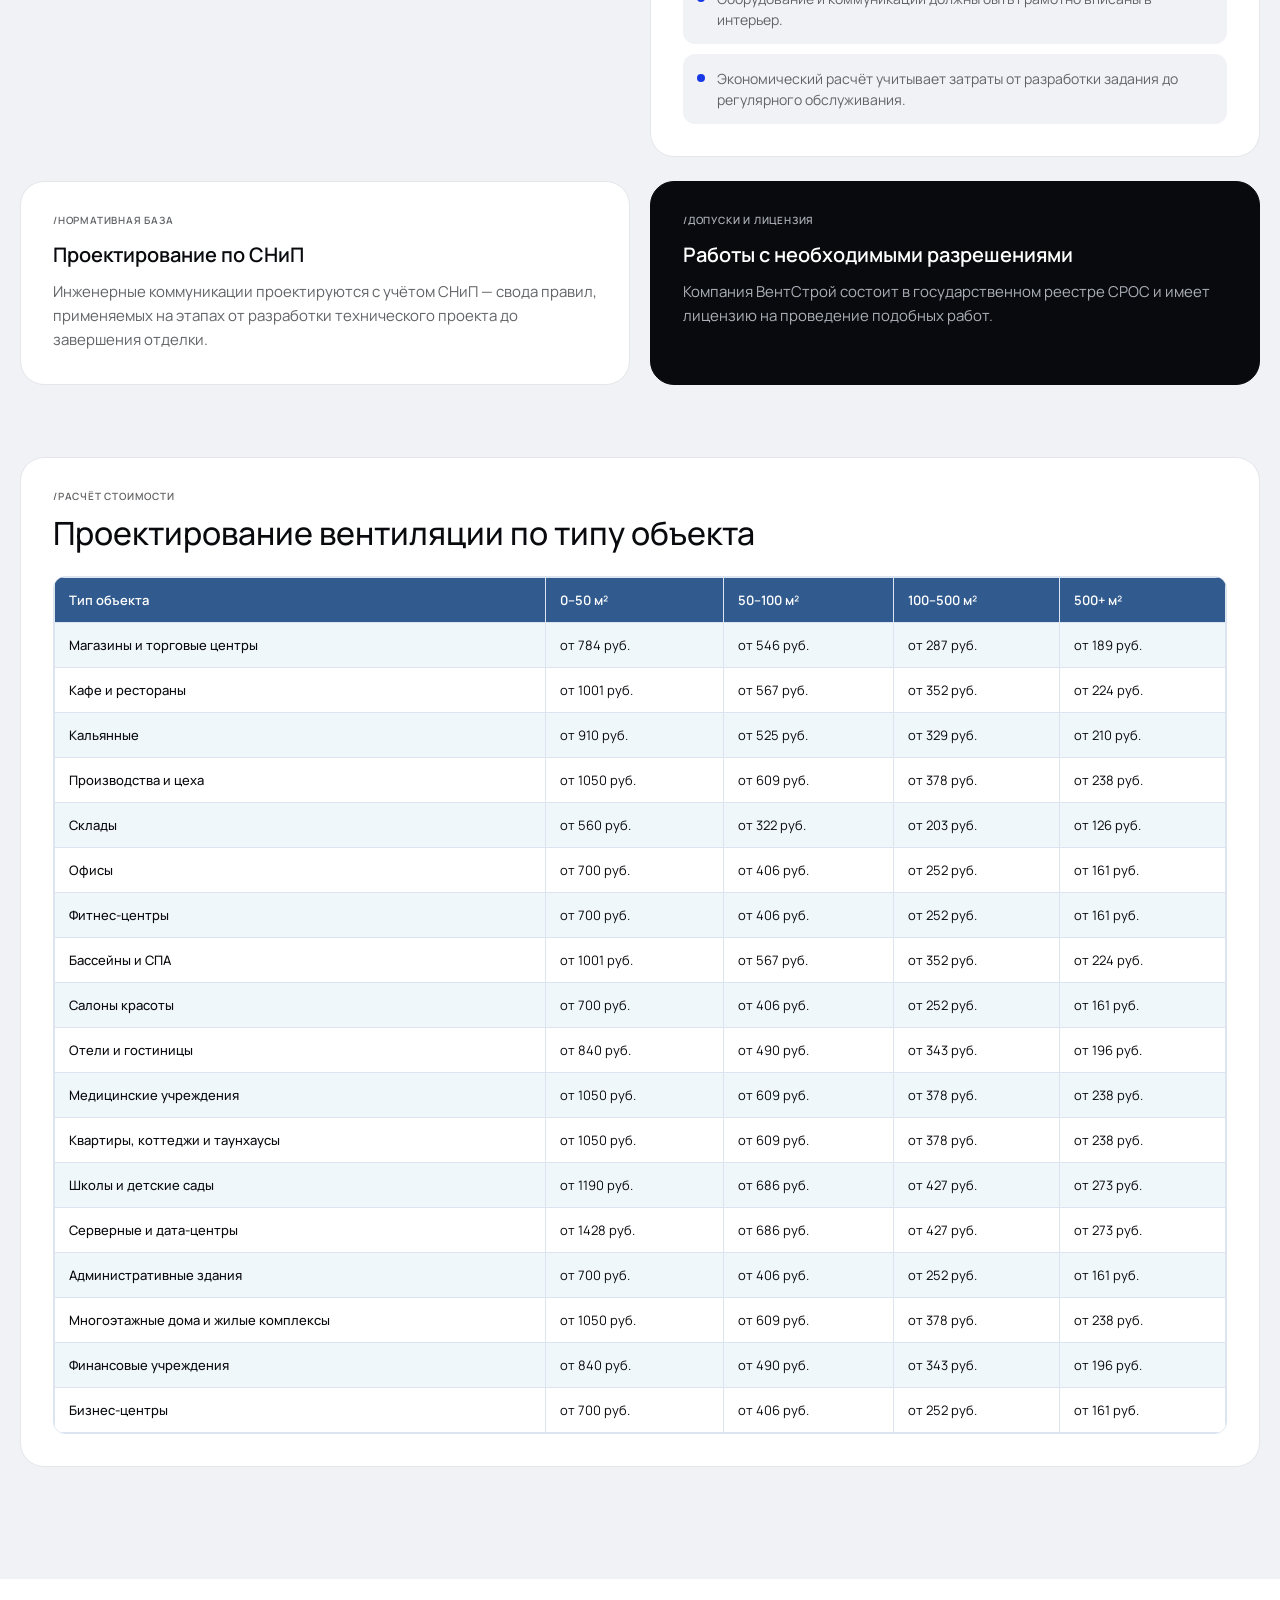
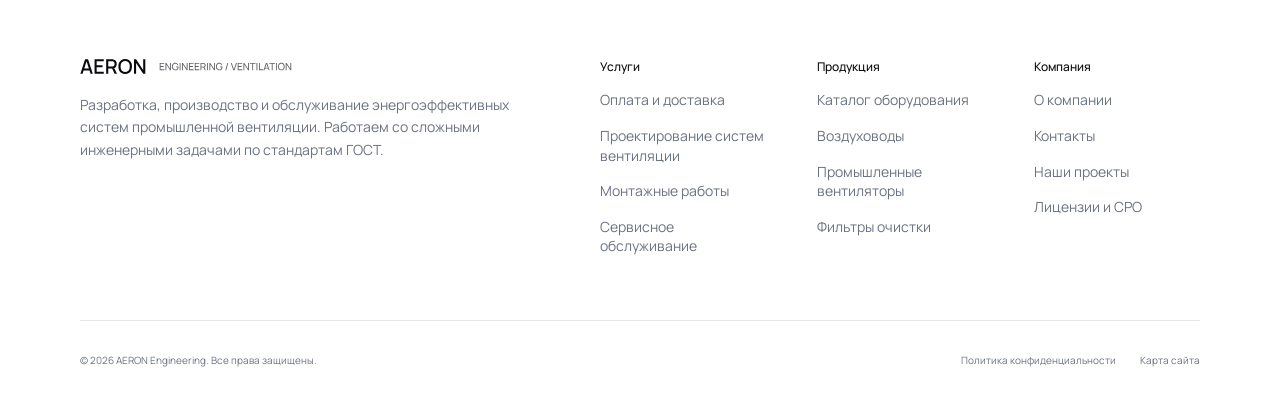
<file: design.html>
<!DOCTYPE html>
<html lang="ru">
<head>
    <meta charset="UTF-8">
    <meta name="viewport" content="width=device-width, initial-scale=1.0">
    <title>Проектирование систем вентиляции — AERON</title>
    <meta name="description" content="Проектирование систем вентиляции, кондиционирования и очистки воздуха: этапы, критерии и стоимость.">
    <link rel="stylesheet" href="css/style.css">
    <script defer src="./main.js"></script>
</head>
<body>
    <header class="header">
        <div class="container">
            <div class="header__content">
                <div class="header__logo">
                    <a href="index.html" class="header__logo-link"><img src="images/logo.svg" alt="AERON" class="header__logo-img"></a>
                </div>
                <button class="header__menu-toggle" type="button" aria-expanded="false" aria-controls="header-menu" aria-label="Открыть меню">
                    <span class="header__burger-line"></span><span class="header__burger-line"></span><span class="header__burger-line"></span>
                </button>
                <div class="header__menu" id="header-menu">
                    <nav class="header__nav" aria-label="Основная навигация">
                        <a href="catalog.html" class="header__link header__link--catalog">
                            <span class="header__menu-icon" aria-hidden="true"><span class="header__menu-icon-line"></span><span class="header__menu-icon-line"></span><span class="header__menu-icon-line"></span></span>
                            Каталог
                        </a>
                        <a href="delivery.html" class="header__link">Доставка и оплата</a>
                        <a href="#" class="header__link">Кейсы</a>
                        <a href="#" class="header__link">Блог</a>
                        <div class="header__nav-item header__nav-item--services">
                            <button class="header__link header__link--services" type="button" aria-haspopup="true" aria-controls="header-services">
                                Услуги <span class="header__services-caret" aria-hidden="true"></span>
                            </button>
                            <div class="header__submenu" id="header-services">
                                <a href="installation.html" class="header__submenu-link">Монтаж систем вентиляции</a>
                                <a href="design.html" class="header__submenu-link" aria-current="page">Проектирование систем вентиляции</a>
                                <a href="handling.html" class="header__submenu-link">Обслуживание систем вентиляции</a>
                            </div>
                        </div>
                        <a href="about.html" class="header__link">О компании</a>
                        <a href="contacts.html" class="header__link">Контакты</a>
                    </nav>
                    <div class="header__action">
                        <a href="tel:+74951981401" class="header__phone">+7 (495) 198-14-01</a>
                        <a href="mailto:vent-vsp@mail.ru" class="header__email">vent-vsp@mail.ru</a>
                        <a href="contacts.html#contacts-form" class="header__button"><span class="header__button-text">Написать нам</span><span class="header__button-icon" aria-hidden="true"><svg width="14" height="10" viewBox="0 0 14 10" fill="none" xmlns="http://www.w3.org/2000/svg"><path d="M9 1L13 5M13 5L9 9M13 5H1" stroke="currentColor" stroke-width="1.5" stroke-linecap="round" stroke-linejoin="round"/></svg></span></a>
                    </div>
                </div>
            </div>
        </div>
    </header>

    <main>
        <nav class="breadcrumbs container" aria-label="Хлебные крошки">
            <ol class="breadcrumbs__list">
                <li class="breadcrumbs__item"><a class="breadcrumbs__link" href="index.html">Главная</a><span class="breadcrumbs__separator" aria-hidden="true">/</span></li>
                <li class="breadcrumbs__item"><a class="breadcrumbs__link" href="index.html#services">Услуги</a><span class="breadcrumbs__separator" aria-hidden="true">/</span></li>
                <li class="breadcrumbs__item" aria-current="page"><span class="breadcrumbs__current">Проектирование систем вентиляции</span></li>
            </ol>
        </nav>
        <section class="service">
            <div class="container">
                <div class="service__heading">
                    <h1 class="service__title">Проектирование систем вентиляции</h1>
                </div>

                <div class="service__intro">
                    <p class="service__intro-lead">Компания ВентСтрой проектирует системы вентиляции, кондиционирования и очистки воздуха.</p>
                    <p class="service__intro-text">Первоначальный этап проектирования вентиляционных коммуникаций — разработка технического задания с требованиями к воздухообмену в каждом помещении здания.</p>
                </div>

                <div class="service__steps">
                    <div class="service__section-heading">
                        <span class="service__eyebrow">/ОТ ЗАДАНИЯ ДО ЧЕРТЕЖЕЙ</span>
                        <h2 class="service__section-title">Основные шаги по разработке</h2>
                    </div>
                    <div class="service__steps-grid">
                        <article class="service__step">
                            <span class="service__step-number">01</span>
                            <h3 class="service__step-title">Нормативы воздухообмена</h3>
                            <p class="service__step-text">Определяем необходимое количество поступающего воздуха для каждого помещения. Рассчитываем габариты и сечения воздуховодов, схему их разветвлений и расположение вентиляционных каналов.</p>
                        </article>
                        <article class="service__step">
                            <span class="service__step-number">02</span>
                            <h3 class="service__step-title">Способ подачи воздуха</h3>
                            <p class="service__step-text">Анализируем технические условия помещений, требования безопасности и пожелания заказчика. Подбираем естественную, принудительную или смешанную систему подачи.</p>
                        </article>
                        <article class="service__step">
                            <span class="service__step-number">03</span>
                            <h3 class="service__step-title">Распределение потоков</h3>
                            <p class="service__step-text">Рассчитываем мощность вентиляторов, объём воздуха для каждой секции и потери давления в блоках системы.</p>
                        </article>
                        <article class="service__step">
                            <span class="service__step-number">04</span>
                            <h3 class="service__step-title">Шумовые характеристики</h3>
                            <p class="service__step-text">Рассчитываем давление звука при движении воздушных потоков по воздуховодам. Согласно СНиП, уровень шума не должен превышать 70 дБ.</p>
                        </article>
                        <article class="service__step">
                            <span class="service__step-number">05</span>
                            <h3 class="service__step-title">Рабочие чертежи</h3>
                            <p class="service__step-text">Готовим чертежи с полной детализацией и спецификацией каждого узла системы.</p>
                        </article>
                    </div>
                </div>

                <div class="service__planning">
                    <div class="service__planning-copy">
                        <span class="service__eyebrow">/ПРИНЦИПЫ ПРОЕКТИРОВАНИЯ</span>
                        <h2 class="service__section-title">Схема системы и критерии выбора</h2>
                        <p class="service__planning-text">Схему системы вентиляции выбирают на основе технического задания. Её необходимо согласовать до начала внутренних отделочных работ: монтаж может потребовать бурения отверстий и каналов. Для отдельных технических помещений, например котельных, бойлерных и гаражей, предусматривают самостоятельный вентиляционный цикл с учётом требований безопасности и назначения помещения.</p>
                    </div>
                    <ul class="service__criteria">
                        <li class="service__criterion"><span class="service__criterion-mark" aria-hidden="true"></span><span>Минимум узлов: чем меньше деталей, тем реже они ломаются.</span></li>
                        <li class="service__criterion"><span class="service__criterion-mark" aria-hidden="true"></span><span>Сервисное обслуживание должно быть доступно обычным пользователям.</span></li>
                        <li class="service__criterion"><span class="service__criterion-mark" aria-hidden="true"></span><span>Регулировка воздухообмена и настройка микроклимата должны быть понятны неспециалистам.</span></li>
                        <li class="service__criterion"><span class="service__criterion-mark" aria-hidden="true"></span><span>Предусматриваются резервные узлы для замены основных при поломке или техобслуживании.</span></li>
                        <li class="service__criterion"><span class="service__criterion-mark" aria-hidden="true"></span><span>Оборудование и коммуникации должны быть грамотно вписаны в интерьер.</span></li>
                        <li class="service__criterion"><span class="service__criterion-mark" aria-hidden="true"></span><span>Экономический расчёт учитывает затраты от разработки задания до регулярного обслуживания.</span></li>
                    </ul>
                </div>

                <div class="service__assurance">
                    <article class="service__assurance-card">
                        <span class="service__eyebrow">/НОРМАТИВНАЯ БАЗА</span>
                        <h2 class="service__assurance-title">Проектирование по СНиП</h2>
                        <p class="service__assurance-text">Инженерные коммуникации проектируются с учётом СНиП — свода правил, применяемых на этапах от разработки технического проекта до завершения отделки.</p>
                    </article>
                    <article class="service__assurance-card service__assurance-card--accent">
                        <span class="service__eyebrow">/ДОПУСКИ И ЛИЦЕНЗИЯ</span>
                        <h2 class="service__assurance-title">Работы с необходимыми разрешениями</h2>
                        <p class="service__assurance-text">Компания ВентСтрой состоит в государственном реестре СРОС и имеет лицензию на проведение подобных работ.</p>
                    </article>
                </div>

                <div class="service__pricing">
                    <div class="service__section-heading">
                        <span class="service__eyebrow">/РАСЧЁТ СТОИМОСТИ</span>
                        <h2 class="service__section-title">Проектирование вентиляции по типу объекта</h2>
                    </div>
                    <div class="service__table-wrap">
                        <table class="service__table">
                            <thead>
                                <tr><th scope="col">Тип объекта</th><th scope="col">0–50 м²</th><th scope="col">50–100 м²</th><th scope="col">100–500 м²</th><th scope="col">500+ м²</th></tr>
                            </thead>
                            <tbody>
                                <tr><th scope="row">Магазины и торговые центры</th><td>от 784 руб.</td><td>от 546 руб.</td><td>от 287 руб.</td><td>от 189 руб.</td></tr>
                                <tr><th scope="row">Кафе и рестораны</th><td>от 1001 руб.</td><td>от 567 руб.</td><td>от 352 руб.</td><td>от 224 руб.</td></tr>
                                <tr><th scope="row">Кальянные</th><td>от 910 руб.</td><td>от 525 руб.</td><td>от 329 руб.</td><td>от 210 руб.</td></tr>
                                <tr><th scope="row">Производства и цеха</th><td>от 1050 руб.</td><td>от 609 руб.</td><td>от 378 руб.</td><td>от 238 руб.</td></tr>
                                <tr><th scope="row">Склады</th><td>от 560 руб.</td><td>от 322 руб.</td><td>от 203 руб.</td><td>от 126 руб.</td></tr>
                                <tr><th scope="row">Офисы</th><td>от 700 руб.</td><td>от 406 руб.</td><td>от 252 руб.</td><td>от 161 руб.</td></tr>
                                <tr><th scope="row">Фитнес-центры</th><td>от 700 руб.</td><td>от 406 руб.</td><td>от 252 руб.</td><td>от 161 руб.</td></tr>
                                <tr><th scope="row">Бассейны и СПА</th><td>от 1001 руб.</td><td>от 567 руб.</td><td>от 352 руб.</td><td>от 224 руб.</td></tr>
                                <tr><th scope="row">Салоны красоты</th><td>от 700 руб.</td><td>от 406 руб.</td><td>от 252 руб.</td><td>от 161 руб.</td></tr>
                                <tr><th scope="row">Отели и гостиницы</th><td>от 840 руб.</td><td>от 490 руб.</td><td>от 343 руб.</td><td>от 196 руб.</td></tr>
                                <tr><th scope="row">Медицинские учреждения</th><td>от 1050 руб.</td><td>от 609 руб.</td><td>от 378 руб.</td><td>от 238 руб.</td></tr>
                                <tr><th scope="row">Квартиры, коттеджи и таунхаусы</th><td>от 1050 руб.</td><td>от 609 руб.</td><td>от 378 руб.</td><td>от 238 руб.</td></tr>
                                <tr><th scope="row">Школы и детские сады</th><td>от 1190 руб.</td><td>от 686 руб.</td><td>от 427 руб.</td><td>от 273 руб.</td></tr>
                                <tr><th scope="row">Серверные и дата-центры</th><td>от 1428 руб.</td><td>от 686 руб.</td><td>от 427 руб.</td><td>от 273 руб.</td></tr>
                                <tr><th scope="row">Административные здания</th><td>от 700 руб.</td><td>от 406 руб.</td><td>от 252 руб.</td><td>от 161 руб.</td></tr>
                                <tr><th scope="row">Многоэтажные дома и жилые комплексы</th><td>от 1050 руб.</td><td>от 609 руб.</td><td>от 378 руб.</td><td>от 238 руб.</td></tr>
                                <tr><th scope="row">Финансовые учреждения</th><td>от 840 руб.</td><td>от 490 руб.</td><td>от 343 руб.</td><td>от 196 руб.</td></tr>
                                <tr><th scope="row">Бизнес-центры</th><td>от 700 руб.</td><td>от 406 руб.</td><td>от 252 руб.</td><td>от 161 руб.</td></tr>
                            </tbody>
                        </table>
                    </div>
                </div>
            </div>
        </section>
    </main>

    <footer class="footer">
        <div class="container">
            <div class="footer__inner">
                <div class="footer__top">
                    <div class="footer__brand">
                        <a href="index.html" class="footer__logo" aria-label="AERON — на главную"><img src="images/footer-logo.svg" alt="AERON — Engineering / Ventilation" class="footer__logo-img"></a>
                        <p class="footer__description">Разработка, производство и обслуживание энергоэффективных систем промышленной вентиляции. Работаем со сложными инженерными задачами по стандартам ГОСТ.</p>
                    </div>
                    <nav class="footer__links" aria-label="Разделы сайта">
                        <div class="footer__column">
                            <h2 class="footer__column-title">Услуги</h2>
                            <a href="delivery.html" class="footer__link">Оплата и доставка</a>
                            <a href="design.html" class="footer__link">Проектирование систем вентиляции</a>
                            <a href="#" class="footer__link">Монтажные работы</a>
                            <a href="#" class="footer__link">Сервисное обслуживание</a>
                        </div>
                        <div class="footer__column">
                            <h2 class="footer__column-title">Продукция</h2>
                            <a href="catalog.html" class="footer__link">Каталог оборудования</a>
                            <a href="catalog-category.html" class="footer__link">Воздуховоды</a>
                            <a href="#" class="footer__link">Промышленные вентиляторы</a>
                            <a href="#" class="footer__link">Фильтры очистки</a>
                        </div>
                        <div class="footer__column">
                            <h2 class="footer__column-title">Компания</h2>
                            <a href="about.html" class="footer__link">О компании</a>
                            <a href="contacts.html" class="footer__link">Контакты</a>
                            <a href="#" class="footer__link">Наши проекты</a>
                            <a href="#" class="footer__link">Лицензии и СРО</a>
                        </div>
                    </nav>
                </div>
                <div class="footer__bottom">
                    <p class="footer__copyright">© 2026 AERON Engineering. Все права защищены.</p>
                    <nav class="footer__legal" aria-label="Правовая информация">
                        <a href="#" class="footer__legal-link">Политика конфиденциальности</a>
                        <a href="#" class="footer__legal-link">Карта сайта</a>
                    </nav>
                </div>
            </div>
        </div>
    </footer>

    <dialog class="feedback-modal" aria-labelledby="feedback-modal-title">
        <div class="feedback-modal__content">
            <button class="feedback-modal__close" type="button" aria-label="Закрыть окно">
                <svg width="18" height="18" viewBox="0 0 18 18" fill="none" aria-hidden="true">
                    <path d="M3 3L15 15M15 3L3 15" stroke="currentColor" stroke-width="1.5" stroke-linecap="round"/>
                </svg>
            </button>
            <span class="feedback-modal__eyebrow">/ СВЯЗАТЬСЯ С НАМИ</span>
            <h2 class="feedback-modal__title" id="feedback-modal-title">Обратный звонок</h2>
            <p class="feedback-modal__description">Отправьте запрос через контактную форму, и мы Вам обязательно перезвоним в ближайшее время.</p>
            <form class="feedback-modal__form">
                <label class="feedback-modal__field">
                    <span class="feedback-modal__label">Имя</span>
                    <input class="feedback-modal__input" type="text" name="name" placeholder="Ваше имя" autocomplete="name" required>
                </label>
                <label class="feedback-modal__field">
                    <span class="feedback-modal__label">Телефон</span>
                    <input class="feedback-modal__input" type="tel" name="phone" placeholder="+7 (___) ___-__-__" autocomplete="tel" required>
                </label>
                <label class="feedback-modal__field">
                    <span class="feedback-modal__label">Комментарий</span>
                    <textarea class="feedback-modal__input feedback-modal__textarea" name="comment" placeholder="Ваш комментарий"></textarea>
                </label>
                <button class="feedback-modal__submit" type="submit">Отправить запрос</button>
            </form>
        </div>
    </dialog>
</body>
</html>
</file>
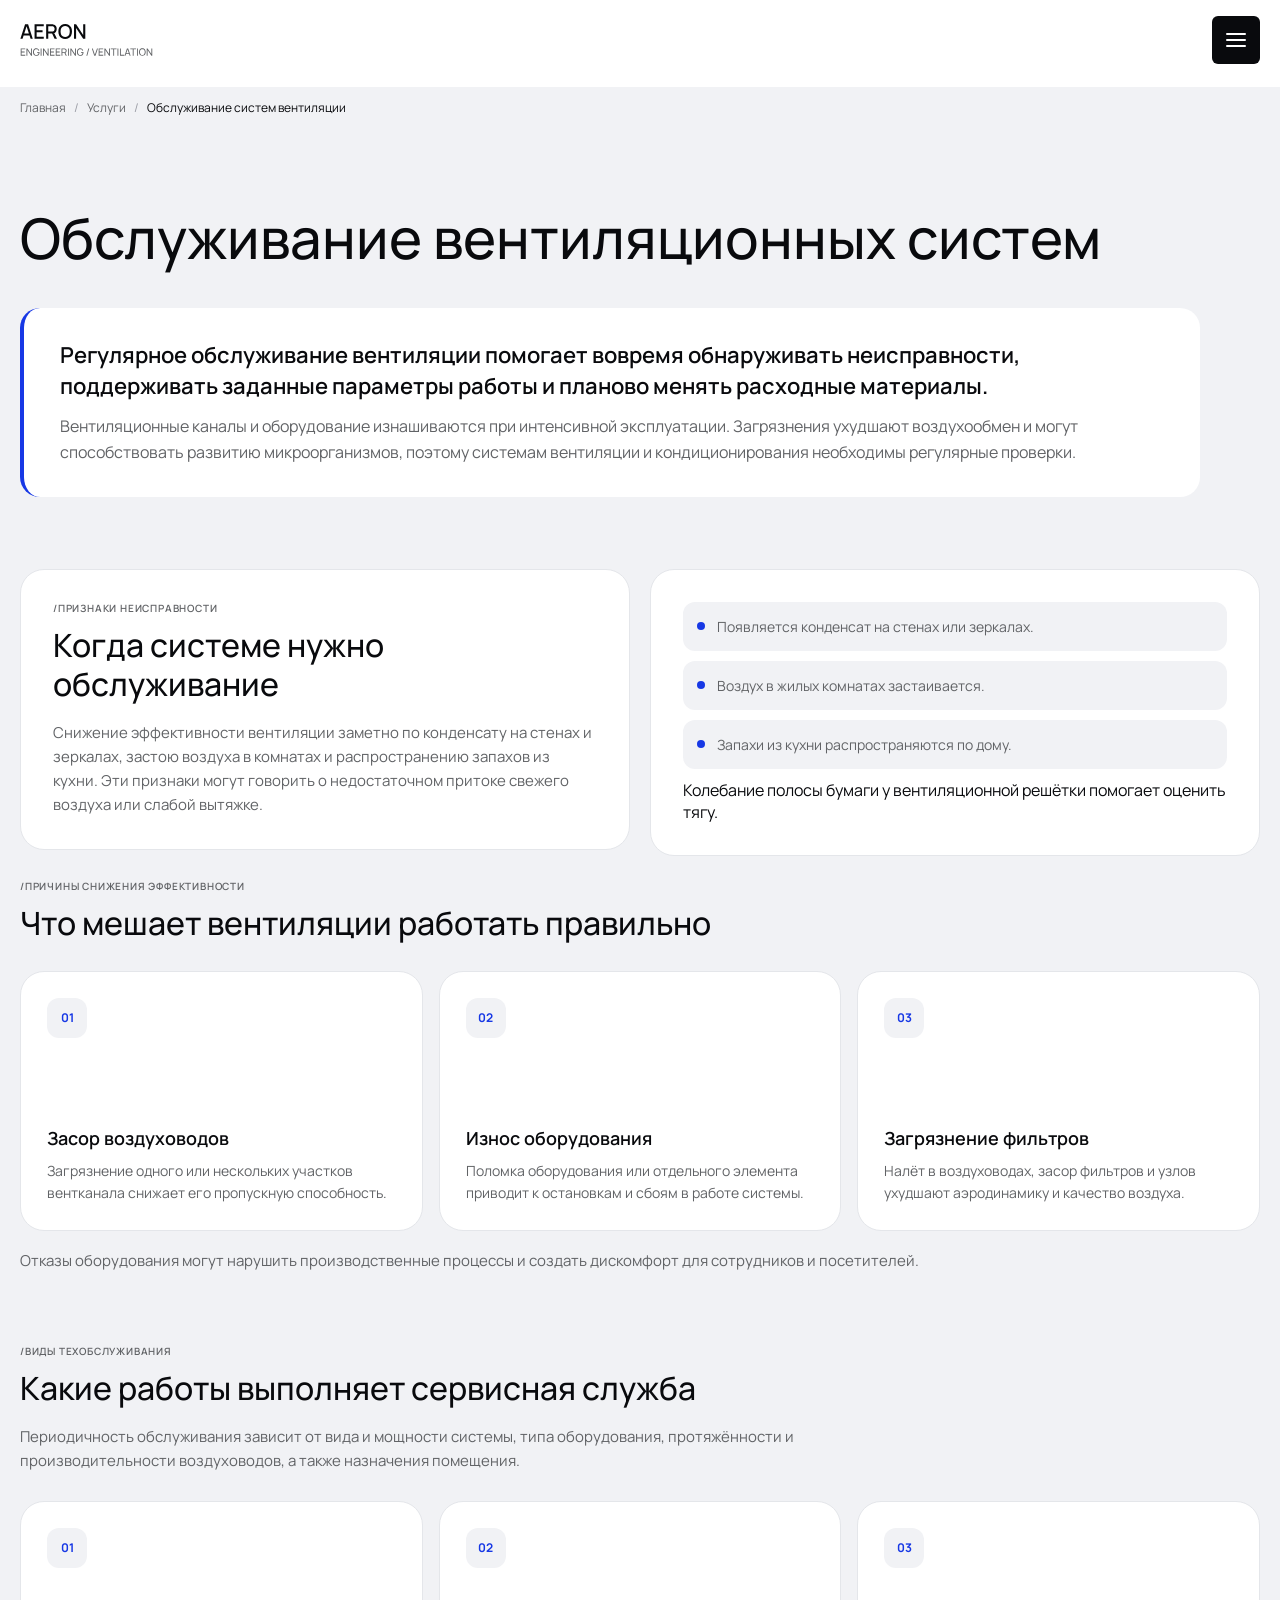
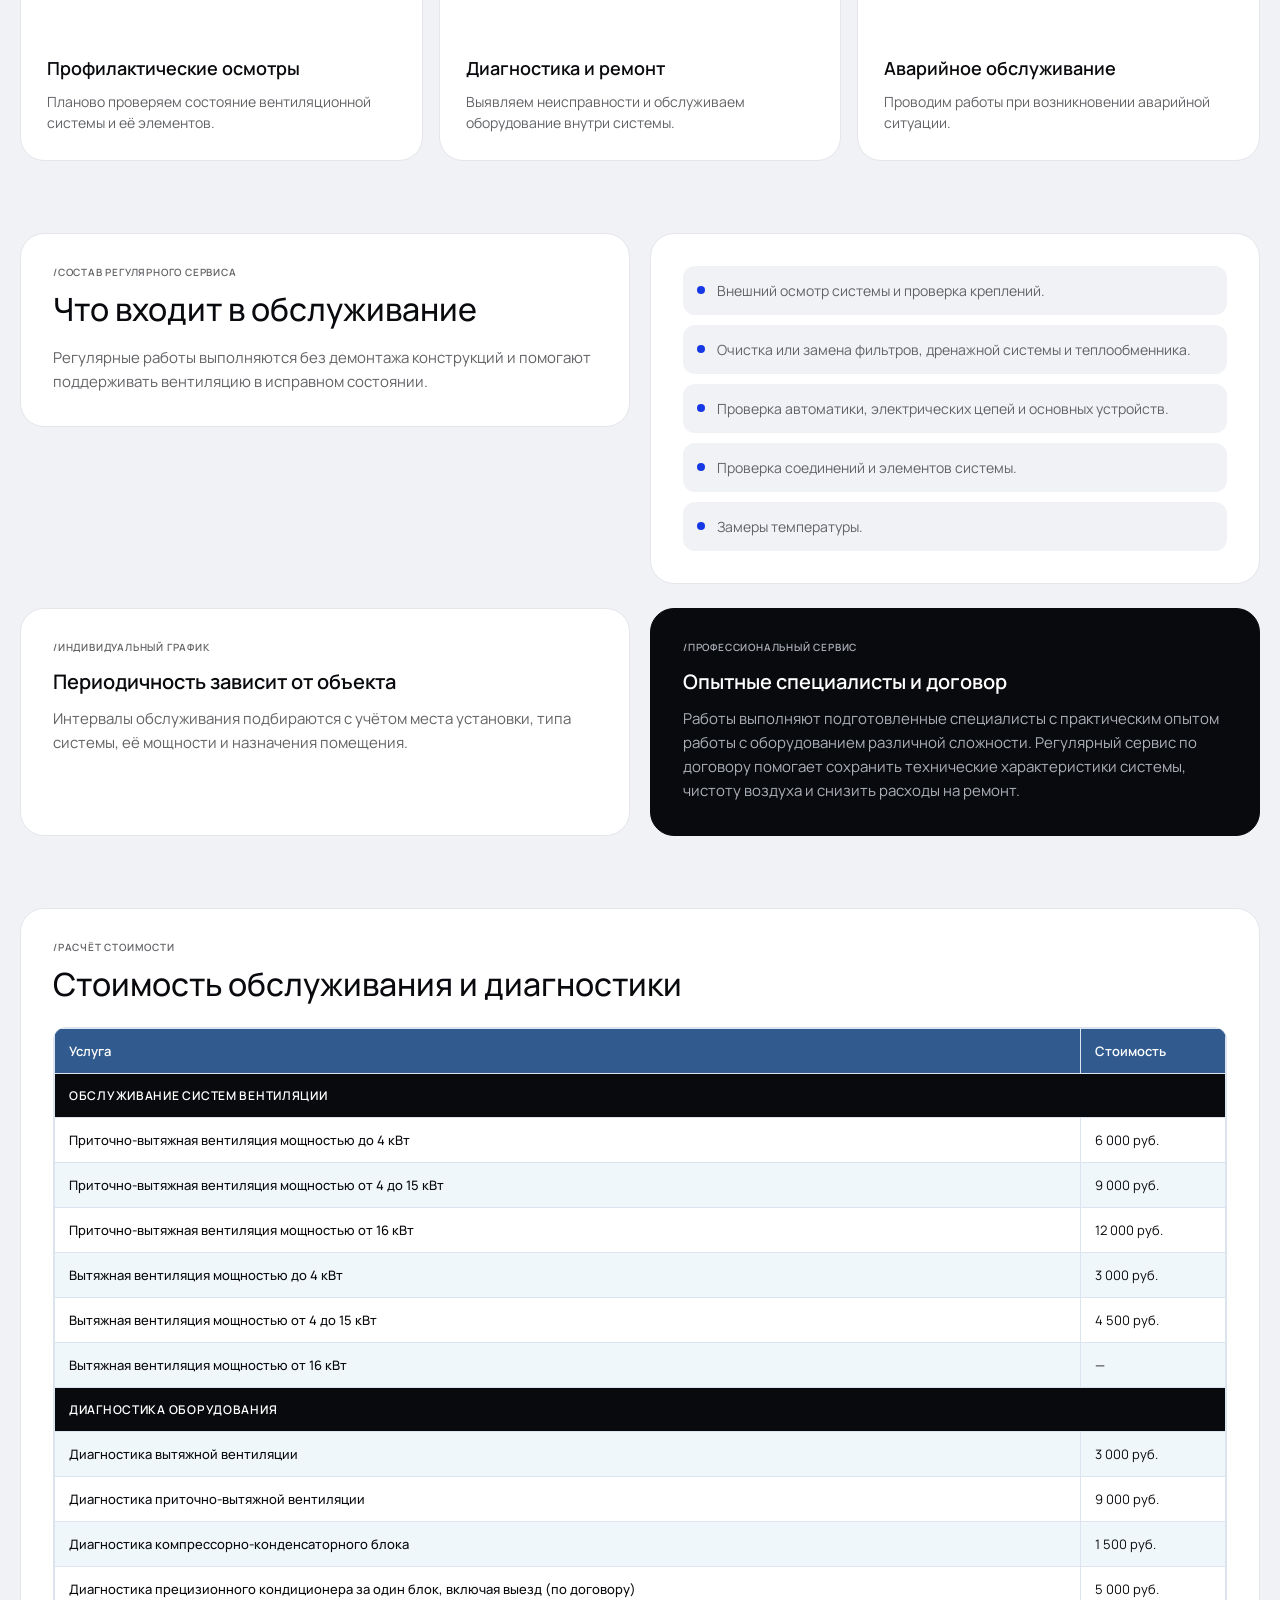
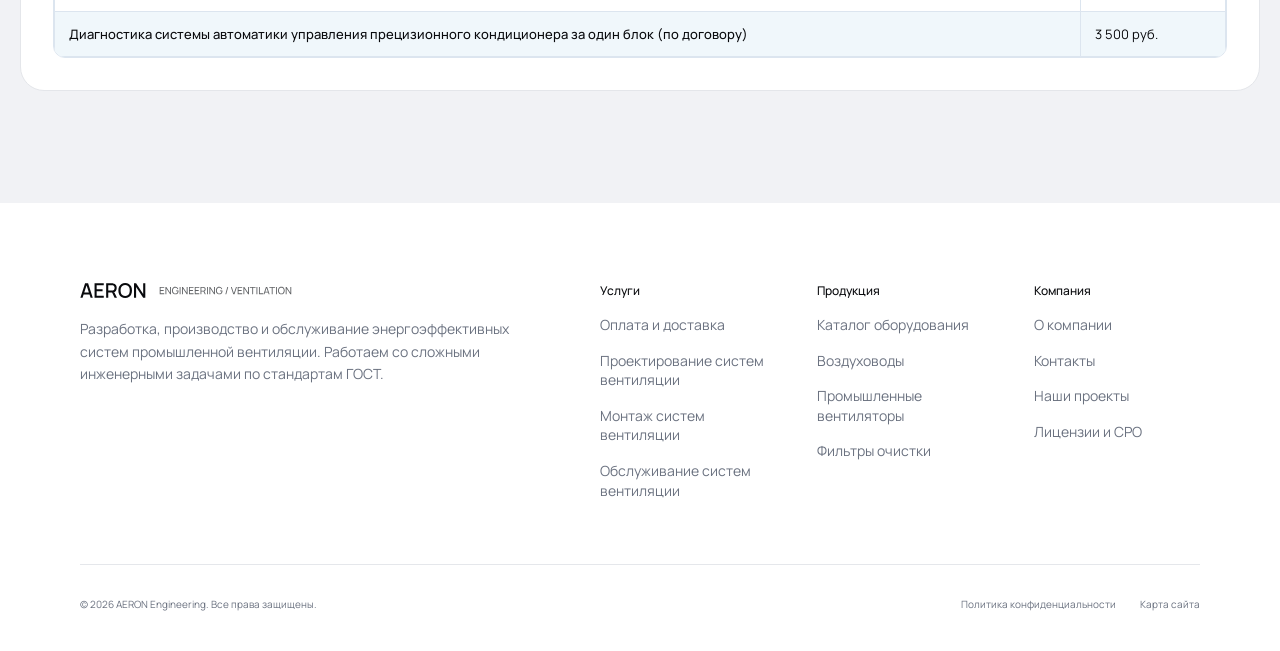
<file: handling.html>
<!DOCTYPE html>
<html lang="ru">
<head>
    <meta charset="UTF-8">
    <meta name="viewport" content="width=device-width, initial-scale=1.0">
    <title>Обслуживание систем вентиляции — AERON</title>
    <meta name="description" content="Обслуживание вентиляционных систем: регулярный сервис, диагностика оборудования и стоимость работ.">
    <link rel="stylesheet" href="css/style.css">
    <script defer src="./main.js"></script>
</head>
<body>
    <header class="header">
        <div class="container">
            <div class="header__content">
                <div class="header__logo">
                    <a href="index.html" class="header__logo-link"><img src="images/logo.svg" alt="AERON" class="header__logo-img"></a>
                </div>
                <button class="header__menu-toggle" type="button" aria-expanded="false" aria-controls="header-menu" aria-label="Открыть меню">
                    <span class="header__burger-line"></span><span class="header__burger-line"></span><span class="header__burger-line"></span>
                </button>
                <div class="header__menu" id="header-menu">
                    <nav class="header__nav" aria-label="Основная навигация">
                        <a href="catalog.html" class="header__link header__link--catalog">
                            <span class="header__menu-icon" aria-hidden="true"><span class="header__menu-icon-line"></span><span class="header__menu-icon-line"></span><span class="header__menu-icon-line"></span></span>
                            Каталог
                        </a>
                        <a href="delivery.html" class="header__link">Доставка и оплата</a>
                        <a href="#" class="header__link">Кейсы</a>
                        <a href="#" class="header__link">Блог</a>
                        <div class="header__nav-item header__nav-item--services">
                            <button class="header__link header__link--services" type="button" aria-haspopup="true" aria-controls="header-services">
                                Услуги <span class="header__services-caret" aria-hidden="true"></span>
                            </button>
                            <div class="header__submenu" id="header-services">
                                <a href="installation.html" class="header__submenu-link">Монтаж систем вентиляции</a>
                                <a href="design.html" class="header__submenu-link">Проектирование систем вентиляции</a>
                                <a href="handling.html" class="header__submenu-link" aria-current="page">Обслуживание систем вентиляции</a>
                            </div>
                        </div>
                        <a href="about.html" class="header__link">О компании</a>
                        <a href="contacts.html" class="header__link">Контакты</a>
                    </nav>
                    <div class="header__action">
                        <a href="tel:+74951981401" class="header__phone">+7 (495) 198-14-01</a>
                        <a href="mailto:vent-vsp@mail.ru" class="header__email">vent-vsp@mail.ru</a>
                        <a href="contacts.html#contacts-form" class="header__button"><span class="header__button-text">Написать нам</span><span class="header__button-icon" aria-hidden="true"><svg width="14" height="10" viewBox="0 0 14 10" fill="none" xmlns="http://www.w3.org/2000/svg"><path d="M9 1L13 5M13 5L9 9M13 5H1" stroke="currentColor" stroke-width="1.5" stroke-linecap="round" stroke-linejoin="round"/></svg></span></a>
                    </div>
                </div>
            </div>
        </div>
    </header>

    <main>
        <nav class="breadcrumbs container" aria-label="Хлебные крошки">
            <ol class="breadcrumbs__list">
                <li class="breadcrumbs__item"><a class="breadcrumbs__link" href="index.html">Главная</a><span class="breadcrumbs__separator" aria-hidden="true">/</span></li>
                <li class="breadcrumbs__item"><a class="breadcrumbs__link" href="index.html#services">Услуги</a><span class="breadcrumbs__separator" aria-hidden="true">/</span></li>
                <li class="breadcrumbs__item" aria-current="page"><span class="breadcrumbs__current">Обслуживание систем вентиляции</span></li>
            </ol>
        </nav>
        <section class="service">
            <div class="container">
                <div class="service__heading">
                    <h1 class="service__title">Обслуживание вентиляционных систем</h1>
                </div>

                <div class="service__intro">
                    <p class="service__intro-lead">Регулярное обслуживание вентиляции помогает вовремя обнаруживать неисправности, поддерживать заданные параметры работы и планово менять расходные материалы.</p>
                    <p class="service__intro-text">Вентиляционные каналы и оборудование изнашиваются при интенсивной эксплуатации. Загрязнения ухудшают воздухообмен и могут способствовать развитию микроорганизмов, поэтому системам вентиляции и кондиционирования необходимы регулярные проверки.</p>
                </div>

                <div class="service__planning">
                    <div class="service__planning-copy">
                        <span class="service__eyebrow">/ПРИЗНАКИ НЕИСПРАВНОСТИ</span>
                        <h2 class="service__section-title">Когда системе нужно обслуживание</h2>
                        <p class="service__planning-text">Снижение эффективности вентиляции заметно по конденсату на стенах и зеркалах, застою воздуха в комнатах и распространению запахов из кухни. Эти признаки могут говорить о недостаточном притоке свежего воздуха или слабой вытяжке.</p>
                    </div>
                    <ul class="service__criteria">
                        <li class="service__criterion"><span class="service__criterion-mark" aria-hidden="true"></span><span>Появляется конденсат на стенах или зеркалах.</span></li>
                        <li class="service__criterion"><span class="service__criterion-mark" aria-hidden="true"></span><span>Воздух в жилых комнатах застаивается.</span></li>
                        <li class="service__criterion"><span class="service__criterion-mark" aria-hidden="true"></span><span>Запахи из кухни распространяются по дому.</span></li>
                        <li class="service__</span>criterion"><span class="service__criterion-mark" aria-hidden="true"></span><span>Колебание полосы бумаги у вентиляционной решётки помогает оценить тягу.</span></li>
                    </ul>
                </div>

                <div class="service__steps">
                    <div class="service__section-heading">
                        <span class="service__eyebrow">/ПРИЧИНЫ СНИЖЕНИЯ ЭФФЕКТИВНОСТИ</span>
                        <h2 class="service__section-title">Что мешает вентиляции работать правильно</h2>
                    </div>
                    <div class="service__steps-grid">
                        <article class="service__step">
                            <span class="service__step-number">01</span>
                            <h3 class="service__step-title">Засор воздуховодов</h3>
                            <p class="service__step-text">Загрязнение одного или нескольких участков вентканала снижает его пропускную способность.</p>
                        </article>
                        <article class="service__step">
                            <span class="service__step-number">02</span>
                            <h3 class="service__step-title">Износ оборудования</h3>
                            <p class="service__step-text">Поломка оборудования или отдельного элемента приводит к остановкам и сбоям в работе системы.</p>
                        </article>
                        <article class="service__step">
                            <span class="service__step-number">03</span>
                            <h3 class="service__step-title">Загрязнение фильтров</h3>
                            <p class="service__step-text">Налёт в воздуховодах, засор фильтров и узлов ухудшают аэродинамику и качество воздуха.</p>
                        </article>
                    </div>
                    <p class="service__planning-text">Отказы оборудования могут нарушить производственные процессы и создать дискомфорт для сотрудников и посетителей.</p>
                </div>

                <div class="service__steps">
                    <div class="service__section-heading">
                        <span class="service__eyebrow">/ВИДЫ ТЕХОБСЛУЖИВАНИЯ</span>
                        <h2 class="service__section-title">Какие работы выполняет сервисная служба</h2>
                        <p class="service__planning-text">Периодичность обслуживания зависит от вида и мощности системы, типа оборудования, протяжённости и производительности воздуховодов, а также назначения помещения.</p>
                    </div>
                    <div class="service__steps-grid">
                        <article class="service__step"><span class="service__step-number">01</span><h3 class="service__step-title">Профилактические осмотры</h3><p class="service__step-text">Планово проверяем состояние вентиляционной системы и её элементов.</p></article>
                        <article class="service__step"><span class="service__step-number">02</span><h3 class="service__step-title">Диагностика и ремонт</h3><p class="service__step-text">Выявляем неисправности и обслуживаем оборудование внутри системы.</p></article>
                        <article class="service__step"><span class="service__step-number">03</span><h3 class="service__step-title">Аварийное обслуживание</h3><p class="service__step-text">Проводим работы при возникновении аварийной ситуации.</p></article>
                    </div>
                </div>

                <div class="service__planning">
                    <div class="service__planning-copy">
                        <span class="service__eyebrow">/СОСТАВ РЕГУЛЯРНОГО СЕРВИСА</span>
                        <h2 class="service__section-title">Что входит в обслуживание</h2>
                        <p class="service__planning-text">Регулярные работы выполняются без демонтажа конструкций и помогают поддерживать вентиляцию в исправном состоянии.</p>
                    </div>
                    <ul class="service__criteria">
                        <li class="service__criterion"><span class="service__criterion-mark" aria-hidden="true"></span><span>Внешний осмотр системы и проверка креплений.</span></li>
                        <li class="service__criterion"><span class="service__criterion-mark" aria-hidden="true"></span><span>Очистка или замена фильтров, дренажной системы и теплообменника.</span></li>
                        <li class="service__criterion"><span class="service__criterion-mark" aria-hidden="true"></span><span>Проверка автоматики, электрических цепей и основных устройств.</span></li>
                        <li class="service__criterion"><span class="service__criterion-mark" aria-hidden="true"></span><span>Проверка соединений и элементов системы.</span></li>
                        <li class="service__criterion"><span class="service__criterion-mark" aria-hidden="true"></span><span>Замеры температуры.</span></li>
                    </ul>
                </div>

                <div class="service__assurance">
                    <article class="service__assurance-card">
                        <span class="service__eyebrow">/ИНДИВИДУАЛЬНЫЙ ГРАФИК</span>
                        <h2 class="service__assurance-title">Периодичность зависит от объекта</h2>
                        <p class="service__assurance-text">Интервалы обслуживания подбираются с учётом места установки, типа системы, её мощности и назначения помещения.</p>
                    </article>
                    <article class="service__assurance-card service__assurance-card--accent">
                        <span class="service__eyebrow">/ПРОФЕССИОНАЛЬНЫЙ СЕРВИС</span>
                        <h2 class="service__assurance-title">Опытные специалисты и договор</h2>
                        <p class="service__assurance-text">Работы выполняют подготовленные специалисты с практическим опытом работы с оборудованием различной сложности. Регулярный сервис по договору помогает сохранить технические характеристики системы, чистоту воздуха и снизить расходы на ремонт.</p>
                    </article>
                </div>

                <div class="service__pricing">
                    <div class="service__section-heading">
                        <span class="service__eyebrow">/РАСЧЁТ СТОИМОСТИ</span>
                        <h2 class="service__section-title">Стоимость обслуживания и диагностики</h2>
                    </div>
                    <div class="service__table-wrap">
                        <table class="service__table">
                            <thead><tr><th scope="col">Услуга</th><th scope="col">Стоимость</th></tr></thead>
                            <tbody>
                                <tr class="service__table-group"><th colspan="2" scope="colgroup">Обслуживание систем вентиляции</th></tr>
                                <tr><th scope="row">Приточно-вытяжная вентиляция мощностью до 4 кВт</th><td>6 000 руб.</td></tr>
                                <tr><th scope="row">Приточно-вытяжная вентиляция мощностью от 4 до 15 кВт</th><td>9 000 руб.</td></tr>
                                <tr><th scope="row">Приточно-вытяжная вентиляция мощностью от 16 кВт</th><td>12 000 руб.</td></tr>
                                <tr><th scope="row">Вытяжная вентиляция мощностью до 4 кВт</th><td>3 000 руб.</td></tr>
                                <tr><th scope="row">Вытяжная вентиляция мощностью от 4 до 15 кВт</th><td>4 500 руб.</td></tr>
                                <tr><th scope="row">Вытяжная вентиляция мощностью от 16 кВт</th><td>—</td></tr>
                                <tr class="service__table-group"><th colspan="2" scope="colgroup">Диагностика оборудования</th></tr>
                                <tr><th scope="row">Диагностика вытяжной вентиляции</th><td>3 000 руб.</td></tr>
                                <tr><th scope="row">Диагностика приточно-вытяжной вентиляции</th><td>9 000 руб.</td></tr>
                                <tr><th scope="row">Диагностика компрессорно-конденсаторного блока</th><td>1 500 руб.</td></tr>
                                <tr><th scope="row">Диагностика прецизионного кондиционера за один блок, включая выезд (по договору)</th><td>5 000 руб.</td></tr>
                                <tr><th scope="row">Диагностика системы автоматики управления прецизионного кондиционера за один блок (по договору)</th><td>3 500 руб.</td></tr>
                            </tbody>
                        </table>
                    </div>
                </div>
            </div>
        </section>
    </main>

    <footer class="footer">
        <div class="container">
            <div class="footer__inner">
                <div class="footer__top">
                    <div class="footer__brand">
                        <a href="index.html" class="footer__logo" aria-label="AERON — на главную"><img src="images/footer-logo.svg" alt="AERON — Engineering / Ventilation" class="footer__logo-img"></a>
                        <p class="footer__description">Разработка, производство и обслуживание энергоэффективных систем промышленной вентиляции. Работаем со сложными инженерными задачами по стандартам ГОСТ.</p>
                    </div>
                    <nav class="footer__links" aria-label="Разделы сайта">
                        <div class="footer__column">
                            <h2 class="footer__column-title">Услуги</h2>
                            <a href="delivery.html" class="footer__link">Оплата и доставка</a>
                            <a href="design.html" class="footer__link">Проектирование систем вентиляции</a>
                            <a href="installation.html" class="footer__link">Монтаж систем вентиляции</a>
                            <a href="handling.html" class="footer__link" aria-current="page">Обслуживание систем вентиляции</a>
                        </div>
                        <div class="footer__column">
                            <h2 class="footer__column-title">Продукция</h2>
                            <a href="catalog.html" class="footer__link">Каталог оборудования</a>
                            <a href="catalog-category.html" class="footer__link">Воздуховоды</a>
                            <a href="#" class="footer__link">Промышленные вентиляторы</a>
                            <a href="#" class="footer__link">Фильтры очистки</a>
                        </div>
                        <div class="footer__column">
                            <h2 class="footer__column-title">Компания</h2>
                            <a href="about.html" class="footer__link">О компании</a>
                            <a href="contacts.html" class="footer__link">Контакты</a>
                            <a href="#" class="footer__link">Наши проекты</a>
                            <a href="#" class="footer__link">Лицензии и СРО</a>
                        </div>
                    </nav>
                </div>
                <div class="footer__bottom">
                    <p class="footer__copyright">© 2026 AERON Engineering. Все права защищены.</p>
                    <nav class="footer__legal" aria-label="Правовая информация">
                        <a href="#" class="footer__legal-link">Политика конфиденциальности</a>
                        <a href="#" class="footer__legal-link">Карта сайта</a>
                    </nav>
                </div>
            </div>
        </div>
    </footer>

    <dialog class="feedback-modal" aria-labelledby="feedback-modal-title">
        <div class="feedback-modal__content">
            <button class="feedback-modal__close" type="button" aria-label="Закрыть окно">
                <svg width="18" height="18" viewBox="0 0 18 18" fill="none" aria-hidden="true">
                    <path d="M3 3L15 15M15 3L3 15" stroke="currentColor" stroke-width="1.5" stroke-linecap="round"/>
                </svg>
            </button>
            <span class="feedback-modal__eyebrow">/ СВЯЗАТЬСЯ С НАМИ</span>
            <h2 class="feedback-modal__title" id="feedback-modal-title">Обратный звонок</h2>
            <p class="feedback-modal__description">Отправьте запрос через контактную форму, и мы Вам обязательно перезвоним в ближайшее время.</p>
            <form class="feedback-modal__form">
                <label class="feedback-modal__field">
                    <span class="feedback-modal__label">Имя</span>
                    <input class="feedback-modal__input" type="text" name="name" placeholder="Ваше имя" autocomplete="name" required>
                </label>
                <label class="feedback-modal__field">
                    <span class="feedback-modal__label">Телефон</span>
                    <input class="feedback-modal__input" type="tel" name="phone" placeholder="+7 (___) ___-__-__" autocomplete="tel" required>
                </label>
                <label class="feedback-modal__field">
                    <span class="feedback-modal__label">Комментарий</span>
                    <textarea class="feedback-modal__input feedback-modal__textarea" name="comment" placeholder="Ваш комментарий"></textarea>
                </label>
                <button class="feedback-modal__submit" type="submit">Отправить запрос</button>
            </form>
        </div>
    </dialog>
</body>
</html>
</file>
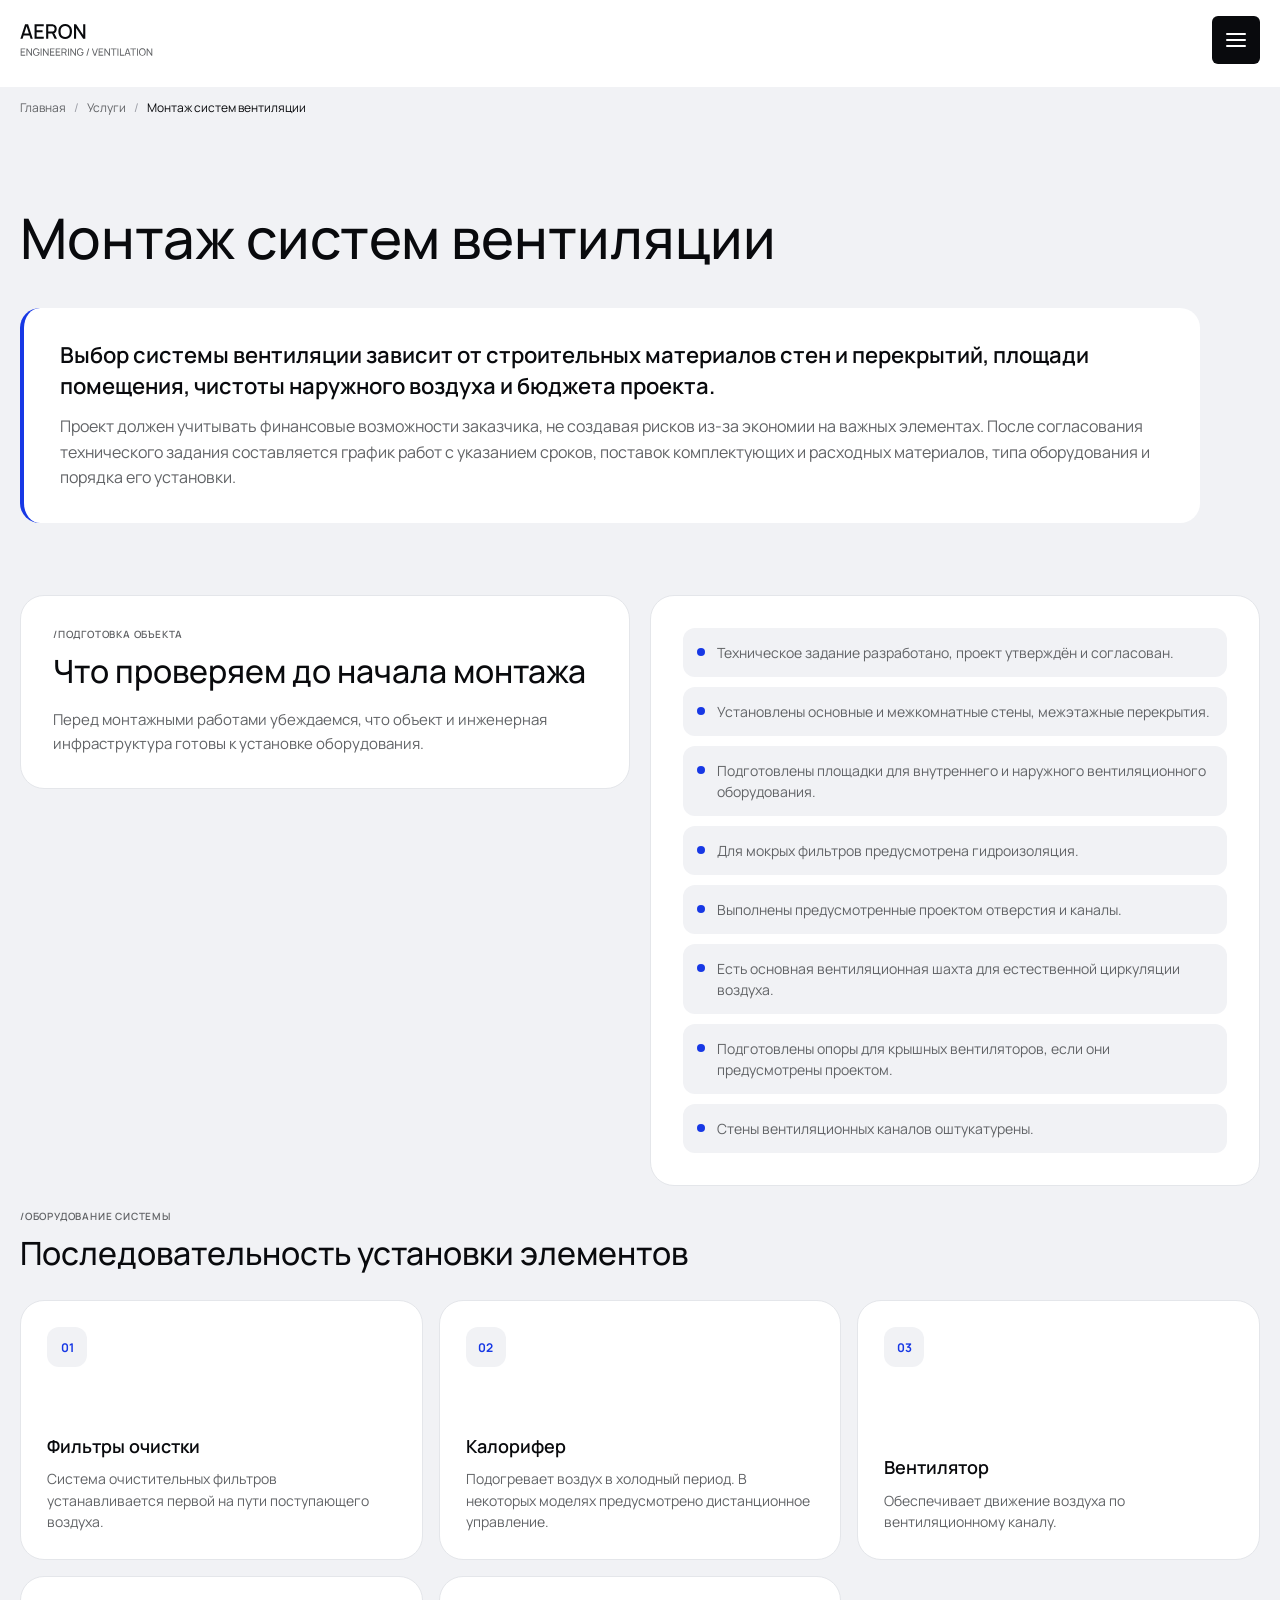
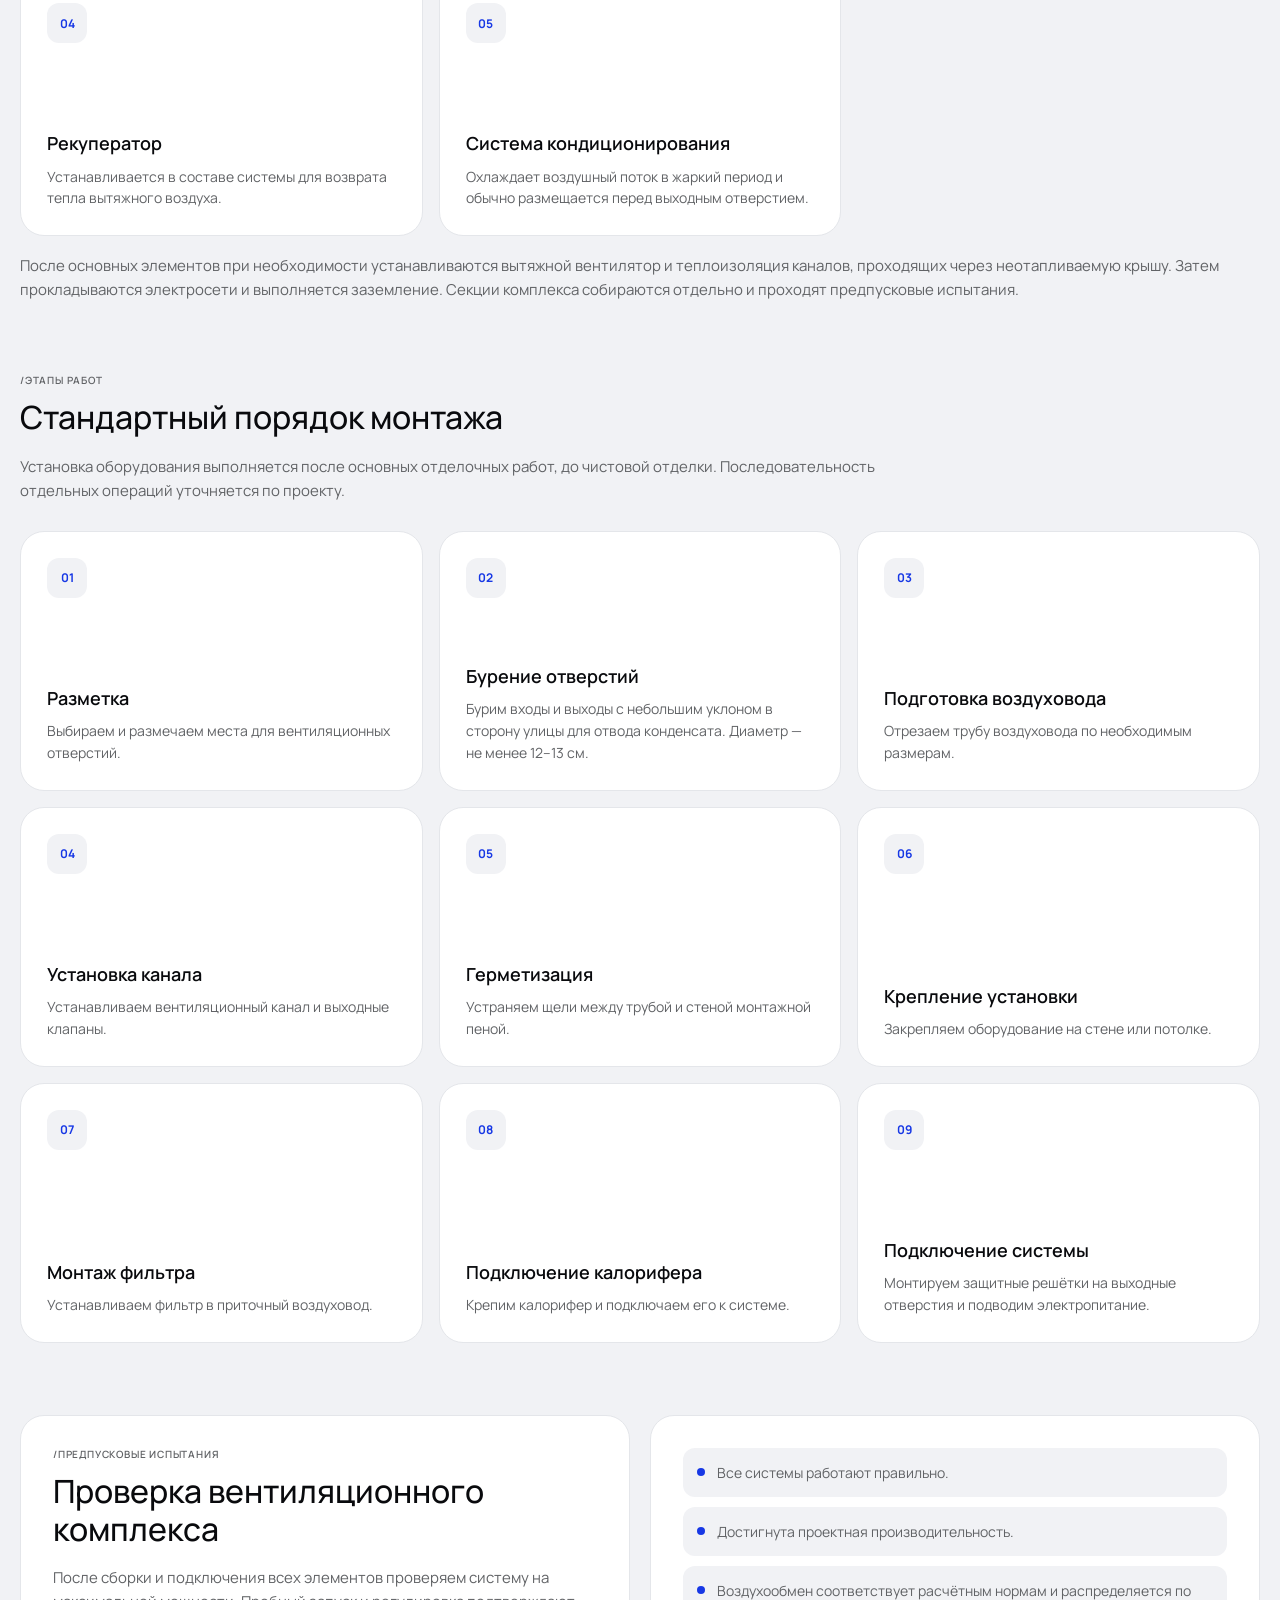
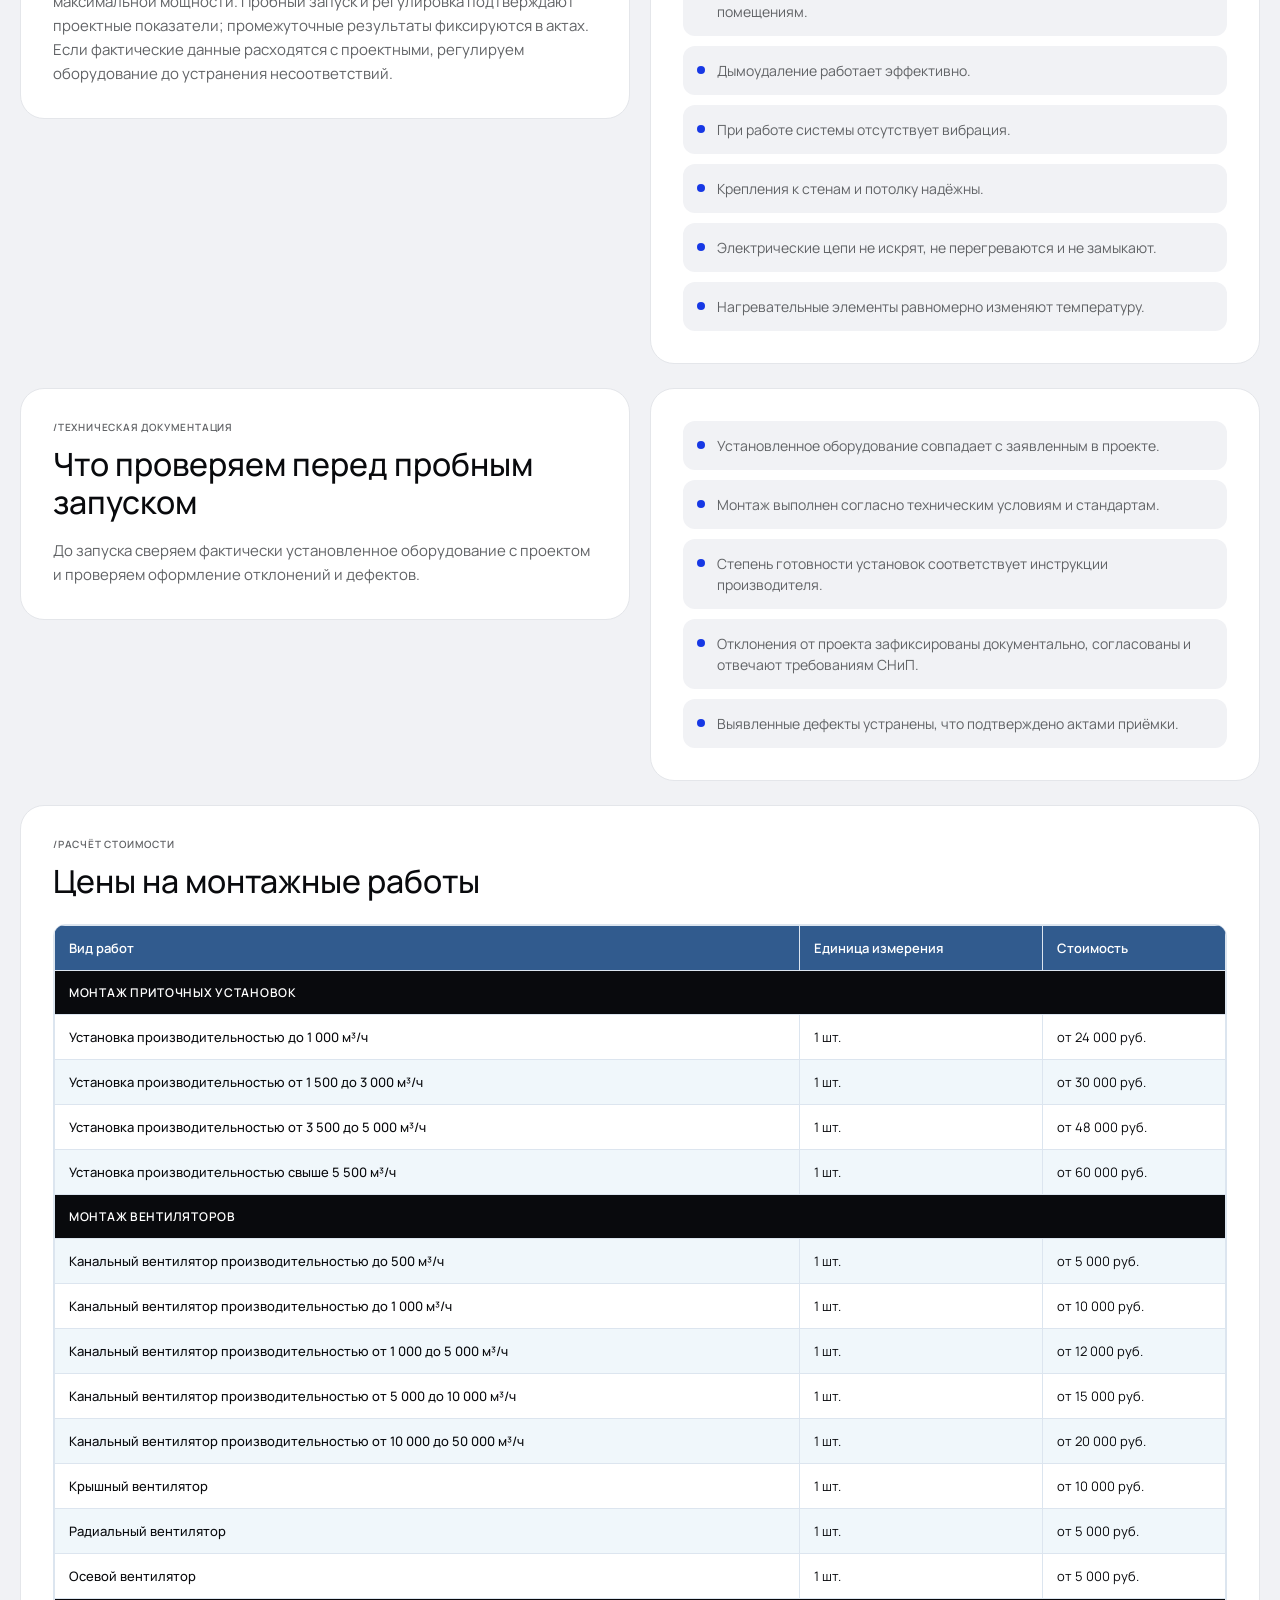
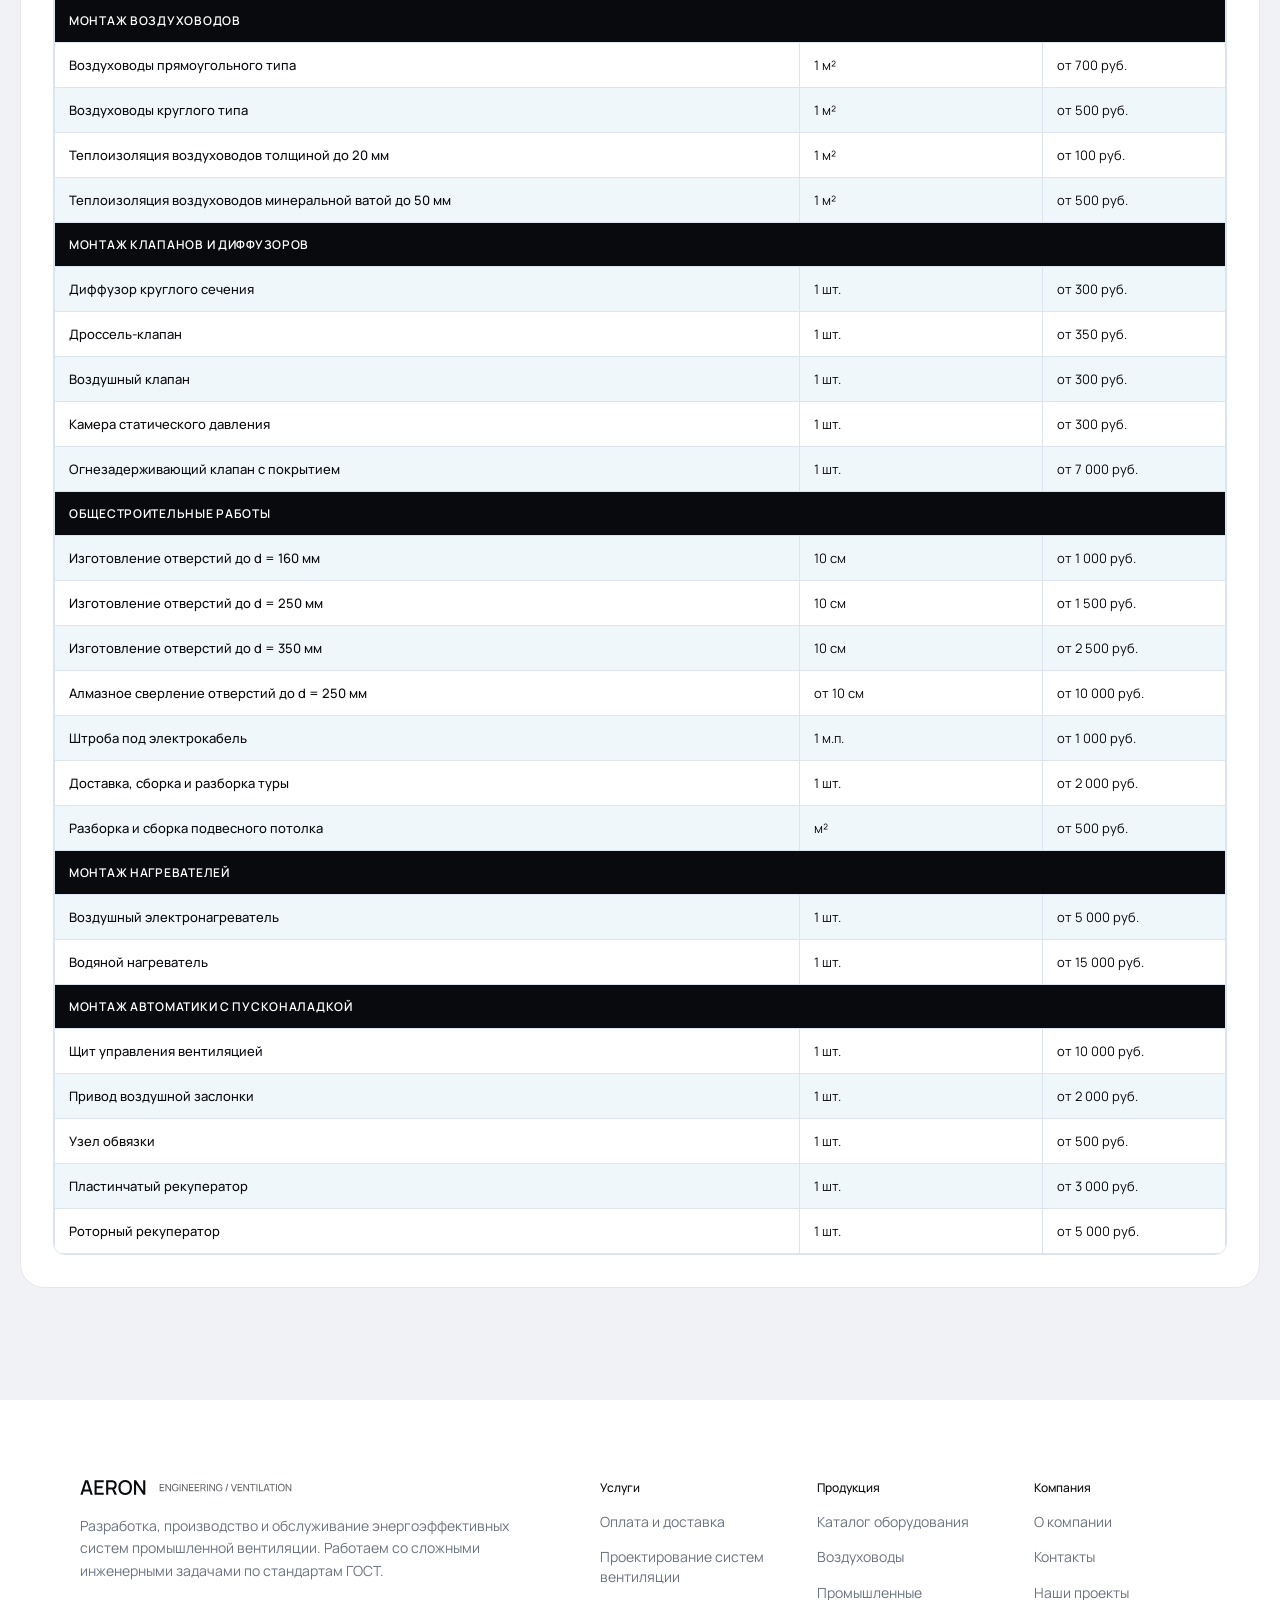
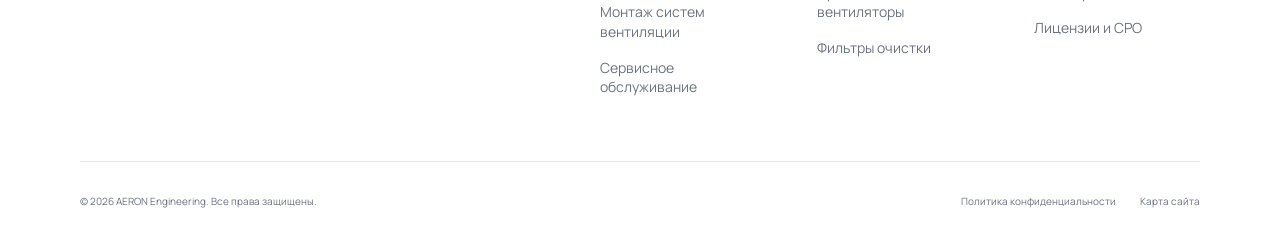
<file: installation.html>
<!DOCTYPE html>
<html lang="ru">
<head>
    <meta charset="UTF-8">
    <meta name="viewport" content="width=device-width, initial-scale=1.0">
    <title>Монтаж систем вентиляции — AERON</title>
    <meta name="description" content="Монтаж систем вентиляции: подготовка объекта, установка оборудования, предпусковые испытания и стоимость работ.">
    <link rel="stylesheet" href="css/style.css">
    <script defer src="./main.js"></script>
</head>
<body>
    <header class="header">
        <div class="container">
            <div class="header__content">
                <div class="header__logo">
                    <a href="index.html" class="header__logo-link"><img src="images/logo.svg" alt="AERON" class="header__logo-img"></a>
                </div>
                <button class="header__menu-toggle" type="button" aria-expanded="false" aria-controls="header-menu" aria-label="Открыть меню">
                    <span class="header__burger-line"></span><span class="header__burger-line"></span><span class="header__burger-line"></span>
                </button>
                <div class="header__menu" id="header-menu">
                    <nav class="header__nav" aria-label="Основная навигация">
                        <a href="catalog.html" class="header__link header__link--catalog">
                            <span class="header__menu-icon" aria-hidden="true"><span class="header__menu-icon-line"></span><span class="header__menu-icon-line"></span><span class="header__menu-icon-line"></span></span>
                            Каталог
                        </a>
                        <a href="delivery.html" class="header__link">Доставка и оплата</a>
                        <a href="#" class="header__link">Кейсы</a>
                        <a href="#" class="header__link">Блог</a>
                        <div class="header__nav-item header__nav-item--services">
                            <button class="header__link header__link--services" type="button" aria-haspopup="true" aria-controls="header-services">
                                Услуги <span class="header__services-caret" aria-hidden="true"></span>
                            </button>
                            <div class="header__submenu" id="header-services">
                                <a href="installation.html" class="header__submenu-link" aria-current="page">Монтаж систем вентиляции</a>
                                <a href="design.html" class="header__submenu-link">Проектирование систем вентиляции</a>
                                <a href="handling.html" class="header__submenu-link">Обслуживание систем вентиляции</a>
                            </div>
                        </div>
                        <a href="about.html" class="header__link">О компании</a>
                        <a href="contacts.html" class="header__link">Контакты</a>
                    </nav>
                    <div class="header__action">
                        <a href="tel:+74951981401" class="header__phone">+7 (495) 198-14-01</a>
                        <a href="mailto:vent-vsp@mail.ru" class="header__email">vent-vsp@mail.ru</a>
                        <a href="contacts.html#contacts-form" class="header__button"><span class="header__button-text">Написать нам</span><span class="header__button-icon" aria-hidden="true"><svg width="14" height="10" viewBox="0 0 14 10" fill="none" xmlns="http://www.w3.org/2000/svg"><path d="M9 1L13 5M13 5L9 9M13 5H1" stroke="currentColor" stroke-width="1.5" stroke-linecap="round" stroke-linejoin="round"/></svg></span></a>
                    </div>
                </div>
            </div>
        </div>
    </header>

    <main>
        <nav class="breadcrumbs container" aria-label="Хлебные крошки">
            <ol class="breadcrumbs__list">
                <li class="breadcrumbs__item"><a class="breadcrumbs__link" href="index.html">Главная</a><span class="breadcrumbs__separator" aria-hidden="true">/</span></li>
                <li class="breadcrumbs__item"><a class="breadcrumbs__link" href="index.html#services">Услуги</a><span class="breadcrumbs__separator" aria-hidden="true">/</span></li>
                <li class="breadcrumbs__item" aria-current="page"><span class="breadcrumbs__current">Монтаж систем вентиляции</span></li>
            </ol>
        </nav>
        <section class="service">
            <div class="container">
                <div class="service__heading">
                    <h1 class="service__title">Монтаж систем вентиляции</h1>
                </div>

                <div class="service__intro">
                    <p class="service__intro-lead">Выбор системы вентиляции зависит от строительных материалов стен и перекрытий, площади помещения, чистоты наружного воздуха и бюджета проекта.</p>
                    <p class="service__intro-text">Проект должен учитывать финансовые возможности заказчика, не создавая рисков из-за экономии на важных элементах. После согласования технического задания составляется график работ с указанием сроков, поставок комплектующих и расходных материалов, типа оборудования и порядка его установки.</p>
                </div>

                <div class="service__planning">
                    <div class="service__planning-copy">
                        <span class="service__eyebrow">/ПОДГОТОВКА ОБЪЕКТА</span>
                        <h2 class="service__section-title">Что проверяем до начала монтажа</h2>
                        <p class="service__planning-text">Перед монтажными работами убеждаемся, что объект и инженерная инфраструктура готовы к установке оборудования.</p>
                    </div>
                    <ul class="service__criteria">
                        <li class="service__criterion"><span class="service__criterion-mark" aria-hidden="true"></span><span>Техническое задание разработано, проект утверждён и согласован.</span></li>
                        <li class="service__criterion"><span class="service__criterion-mark" aria-hidden="true"></span><span>Установлены основные и межкомнатные стены, межэтажные перекрытия.</span></li>
                        <li class="service__criterion"><span class="service__criterion-mark" aria-hidden="true"></span><span>Подготовлены площадки для внутреннего и наружного вентиляционного оборудования.</span></li>
                        <li class="service__criterion"><span class="service__criterion-mark" aria-hidden="true"></span><span>Для мокрых фильтров предусмотрена гидроизоляция.</span></li>
                        <li class="service__criterion"><span class="service__criterion-mark" aria-hidden="true"></span><span>Выполнены предусмотренные проектом отверстия и каналы.</span></li>
                        <li class="service__criterion"><span class="service__criterion-mark" aria-hidden="true"></span><span>Есть основная вентиляционная шахта для естественной циркуляции воздуха.</span></li>
                        <li class="service__criterion"><span class="service__criterion-mark" aria-hidden="true"></span><span>Подготовлены опоры для крышных вентиляторов, если они предусмотрены проектом.</span></li>
                        <li class="service__criterion"><span class="service__criterion-mark" aria-hidden="true"></span><span>Стены вентиляционных каналов оштукатурены.</span></li>
                    </ul>
                </div>

                <div class="service__steps">
                    <div class="service__section-heading">
                        <span class="service__eyebrow">/ОБОРУДОВАНИЕ СИСТЕМЫ</span>
                        <h2 class="service__section-title">Последовательность установки элементов</h2>
                    </div>
                    <div class="service__steps-grid">
                        <article class="service__step">
                            <span class="service__step-number">01</span>
                            <h3 class="service__step-title">Фильтры очистки</h3>
                            <p class="service__step-text">Система очистительных фильтров устанавливается первой на пути поступающего воздуха.</p>
                        </article>
                        <article class="service__step">
                            <span class="service__step-number">02</span>
                            <h3 class="service__step-title">Калорифер</h3>
                            <p class="service__step-text">Подогревает воздух в холодный период. В некоторых моделях предусмотрено дистанционное управление.</p>
                        </article>
                        <article class="service__step">
                            <span class="service__step-number">03</span>
                            <h3 class="service__step-title">Вентилятор</h3>
                            <p class="service__step-text">Обеспечивает движение воздуха по вентиляционному каналу.</p>
                        </article>
                        <article class="service__step">
                            <span class="service__step-number">04</span>
                            <h3 class="service__step-title">Рекуператор</h3>
                            <p class="service__step-text">Устанавливается в составе системы для возврата тепла вытяжного воздуха.</p>
                        </article>
                        <article class="service__step">
                            <span class="service__step-number">05</span>
                            <h3 class="service__step-title">Система кондиционирования</h3>
                            <p class="service__step-text">Охлаждает воздушный поток в жаркий период и обычно размещается перед выходным отверстием.</p>
                        </article>
                    </div>
                    <p class="service__planning-text">После основных элементов при необходимости устанавливаются вытяжной вентилятор и теплоизоляция каналов, проходящих через неотапливаемую крышу. Затем прокладываются электросети и выполняется заземление. Секции комплекса собираются отдельно и проходят предпусковые испытания.</p>
                </div>

                <div class="service__steps">
                    <div class="service__section-heading">
                        <span class="service__eyebrow">/ЭТАПЫ РАБОТ</span>
                        <h2 class="service__section-title">Стандартный порядок монтажа</h2>
                        <p class="service__planning-text">Установка оборудования выполняется после основных отделочных работ, до чистовой отделки. Последовательность отдельных операций уточняется по проекту.</p>
                    </div>
                    <div class="service__steps-grid">
                        <article class="service__step"><span class="service__step-number">01</span><h3 class="service__step-title">Разметка</h3><p class="service__step-text">Выбираем и размечаем места для вентиляционных отверстий.</p></article>
                        <article class="service__step"><span class="service__step-number">02</span><h3 class="service__step-title">Бурение отверстий</h3><p class="service__step-text">Бурим входы и выходы с небольшим уклоном в сторону улицы для отвода конденсата. Диаметр — не менее 12–13 см.</p></article>
                        <article class="service__step"><span class="service__step-number">03</span><h3 class="service__step-title">Подготовка воздуховода</h3><p class="service__step-text">Отрезаем трубу воздуховода по необходимым размерам.</p></article>
                        <article class="service__step"><span class="service__step-number">04</span><h3 class="service__step-title">Установка канала</h3><p class="service__step-text">Устанавливаем вентиляционный канал и выходные клапаны.</p></article>
                        <article class="service__step"><span class="service__step-number">05</span><h3 class="service__step-title">Герметизация</h3><p class="service__step-text">Устраняем щели между трубой и стеной монтажной пеной.</p></article>
                        <article class="service__step"><span class="service__step-number">06</span><h3 class="service__step-title">Крепление установки</h3><p class="service__step-text">Закрепляем оборудование на стене или потолке.</p></article>
                        <article class="service__step"><span class="service__step-number">07</span><h3 class="service__step-title">Монтаж фильтра</h3><p class="service__step-text">Устанавливаем фильтр в приточный воздуховод.</p></article>
                        <article class="service__step"><span class="service__step-number">08</span><h3 class="service__step-title">Подключение калорифера</h3><p class="service__step-text">Крепим калорифер и подключаем его к системе.</p></article>
                        <article class="service__step"><span class="service__step-number">09</span><h3 class="service__step-title">Подключение системы</h3><p class="service__step-text">Монтируем защитные решётки на выходные отверстия и подводим электропитание.</p></article>
                    </div>
                </div>

                <div class="service__planning">
                    <div class="service__planning-copy">
                        <span class="service__eyebrow">/ПРЕДПУСКОВЫЕ ИСПЫТАНИЯ</span>
                        <h2 class="service__section-title">Проверка вентиляционного комплекса</h2>
                        <p class="service__planning-text">После сборки и подключения всех элементов проверяем систему на максимальной мощности. Пробный запуск и регулировка подтверждают проектные показатели; промежуточные результаты фиксируются в актах. Если фактические данные расходятся с проектными, регулируем оборудование до устранения несоответствий.</p>
                    </div>
                    <ul class="service__criteria">
                        <li class="service__criterion"><span class="service__criterion-mark" aria-hidden="true"></span><span>Все системы работают правильно.</span></li>
                        <li class="service__criterion"><span class="service__criterion-mark" aria-hidden="true"></span><span>Достигнута проектная производительность.</span></li>
                        <li class="service__criterion"><span class="service__criterion-mark" aria-hidden="true"></span><span>Воздухообмен соответствует расчётным нормам и распределяется по помещениям.</span></li>
                        <li class="service__criterion"><span class="service__criterion-mark" aria-hidden="true"></span><span>Дымоудаление работает эффективно.</span></li>
                        <li class="service__criterion"><span class="service__criterion-mark" aria-hidden="true"></span><span>При работе системы отсутствует вибрация.</span></li>
                        <li class="service__criterion"><span class="service__criterion-mark" aria-hidden="true"></span><span>Крепления к стенам и потолку надёжны.</span></li>
                        <li class="service__criterion"><span class="service__criterion-mark" aria-hidden="true"></span><span>Электрические цепи не искрят, не перегреваются и не замыкают.</span></li>
                        <li class="service__criterion"><span class="service__criterion-mark" aria-hidden="true"></span><span>Нагревательные элементы равномерно изменяют температуру.</span></li>
                    </ul>
                </div>

                <div class="service__planning">
                    <div class="service__planning-copy">
                        <span class="service__eyebrow">/ТЕХНИЧЕСКАЯ ДОКУМЕНТАЦИЯ</span>
                        <h2 class="service__section-title">Что проверяем перед пробным запуском</h2>
                        <p class="service__planning-text">До запуска сверяем фактически установленное оборудование с проектом и проверяем оформление отклонений и дефектов.</p>
                    </div>
                    <ul class="service__criteria">
                        <li class="service__criterion"><span class="service__criterion-mark" aria-hidden="true"></span><span>Установленное оборудование совпадает с заявленным в проекте.</span></li>
                        <li class="service__criterion"><span class="service__criterion-mark" aria-hidden="true"></span><span>Монтаж выполнен согласно техническим условиям и стандартам.</span></li>
                        <li class="service__criterion"><span class="service__criterion-mark" aria-hidden="true"></span><span>Степень готовности установок соответствует инструкции производителя.</span></li>
                        <li class="service__criterion"><span class="service__criterion-mark" aria-hidden="true"></span><span>Отклонения от проекта зафиксированы документально, согласованы и отвечают требованиям СНиП.</span></li>
                        <li class="service__criterion"><span class="service__criterion-mark" aria-hidden="true"></span><span>Выявленные дефекты устранены, что подтверждено актами приёмки.</span></li>
                    </ul>
                </div>

                <div class="service__pricing">
                    <div class="service__section-heading">
                        <span class="service__eyebrow">/РАСЧЁТ СТОИМОСТИ</span>
                        <h2 class="service__section-title">Цены на монтажные работы</h2>
                    </div>
                    <div class="service__table-wrap">
                        <table class="service__table">
                            <thead><tr><th scope="col">Вид работ</th><th scope="col">Единица измерения</th><th scope="col">Стоимость</th></tr></thead>
                            <tbody>
                                <tr class="service__table-group"><th colspan="3" scope="colgroup">Монтаж приточных установок</th></tr>
                                <tr><th scope="row">Установка производительностью до 1 000 м³/ч</th><td>1 шт.</td><td>от 24 000 руб.</td></tr>
                                <tr><th scope="row">Установка производительностью от 1 500 до 3 000 м³/ч</th><td>1 шт.</td><td>от 30 000 руб.</td></tr>
                                <tr><th scope="row">Установка производительностью от 3 500 до 5 000 м³/ч</th><td>1 шт.</td><td>от 48 000 руб.</td></tr>
                                <tr><th scope="row">Установка производительностью свыше 5 500 м³/ч</th><td>1 шт.</td><td>от 60 000 руб.</td></tr>
                                <tr class="service__table-group"><th colspan="3" scope="colgroup">Монтаж вентиляторов</th></tr>
                                <tr><th scope="row">Канальный вентилятор производительностью до 500 м³/ч</th><td>1 шт.</td><td>от 5 000 руб.</td></tr>
                                <tr><th scope="row">Канальный вентилятор производительностью до 1 000 м³/ч</th><td>1 шт.</td><td>от 10 000 руб.</td></tr>
                                <tr><th scope="row">Канальный вентилятор производительностью от 1 000 до 5 000 м³/ч</th><td>1 шт.</td><td>от 12 000 руб.</td></tr>
                                <tr><th scope="row">Канальный вентилятор производительностью от 5 000 до 10 000 м³/ч</th><td>1 шт.</td><td>от 15 000 руб.</td></tr>
                                <tr><th scope="row">Канальный вентилятор производительностью от 10 000 до 50 000 м³/ч</th><td>1 шт.</td><td>от 20 000 руб.</td></tr>
                                <tr><th scope="row">Крышный вентилятор</th><td>1 шт.</td><td>от 10 000 руб.</td></tr>
                                <tr><th scope="row">Радиальный вентилятор</th><td>1 шт.</td><td>от 5 000 руб.</td></tr>
                                <tr><th scope="row">Осевой вентилятор</th><td>1 шт.</td><td>от 5 000 руб.</td></tr>
                                <tr class="service__table-group"><th colspan="3" scope="colgroup">Монтаж воздуховодов</th></tr>
                                <tr><th scope="row">Воздуховоды прямоугольного типа</th><td>1 м²</td><td>от 700 руб.</td></tr>
                                <tr><th scope="row">Воздуховоды круглого типа</th><td>1 м²</td><td>от 500 руб.</td></tr>
                                <tr><th scope="row">Теплоизоляция воздуховодов толщиной до 20 мм</th><td>1 м²</td><td>от 100 руб.</td></tr>
                                <tr><th scope="row">Теплоизоляция воздуховодов минеральной ватой до 50 мм</th><td>1 м²</td><td>от 500 руб.</td></tr>
                                <tr class="service__table-group"><th colspan="3" scope="colgroup">Монтаж клапанов и диффузоров</th></tr>
                                <tr><th scope="row">Диффузор круглого сечения</th><td>1 шт.</td><td>от 300 руб.</td></tr>
                                <tr><th scope="row">Дроссель-клапан</th><td>1 шт.</td><td>от 350 руб.</td></tr>
                                <tr><th scope="row">Воздушный клапан</th><td>1 шт.</td><td>от 300 руб.</td></tr>
                                <tr><th scope="row">Камера статического давления</th><td>1 шт.</td><td>от 300 руб.</td></tr>
                                <tr><th scope="row">Огнезадерживающий клапан с покрытием</th><td>1 шт.</td><td>от 7 000 руб.</td></tr>
                                <tr class="service__table-group"><th colspan="3" scope="colgroup">Общестроительные работы</th></tr>
                                <tr><th scope="row">Изготовление отверстий до d = 160 мм</th><td>10 см</td><td>от 1 000 руб.</td></tr>
                                <tr><th scope="row">Изготовление отверстий до d = 250 мм</th><td>10 см</td><td>от 1 500 руб.</td></tr>
                                <tr><th scope="row">Изготовление отверстий до d = 350 мм</th><td>10 см</td><td>от 2 500 руб.</td></tr>
                                <tr><th scope="row">Алмазное сверление отверстий до d = 250 мм</th><td>от 10 см</td><td>от 10 000 руб.</td></tr>
                                <tr><th scope="row">Штроба под электрокабель</th><td>1 м.п.</td><td>от 1 000 руб.</td></tr>
                                <tr><th scope="row">Доставка, сборка и разборка туры</th><td>1 шт.</td><td>от 2 000 руб.</td></tr>
                                <tr><th scope="row">Разборка и сборка подвесного потолка</th><td>м²</td><td>от 500 руб.</td></tr>
                                <tr class="service__table-group"><th colspan="3" scope="colgroup">Монтаж нагревателей</th></tr>
                                <tr><th scope="row">Воздушный электронагреватель</th><td>1 шт.</td><td>от 5 000 руб.</td></tr>
                                <tr><th scope="row">Водяной нагреватель</th><td>1 шт.</td><td>от 15 000 руб.</td></tr>
                                <tr class="service__table-group"><th colspan="3" scope="colgroup">Монтаж автоматики с пусконаладкой</th></tr>
                                <tr><th scope="row">Щит управления вентиляцией</th><td>1 шт.</td><td>от 10 000 руб.</td></tr>
                                <tr><th scope="row">Привод воздушной заслонки</th><td>1 шт.</td><td>от 2 000 руб.</td></tr>
                                <tr><th scope="row">Узел обвязки</th><td>1 шт.</td><td>от 500 руб.</td></tr>
                                <tr><th scope="row">Пластинчатый рекуператор</th><td>1 шт.</td><td>от 3 000 руб.</td></tr>
                                <tr><th scope="row">Роторный рекуператор</th><td>1 шт.</td><td>от 5 000 руб.</td></tr>
                            </tbody>
                        </table>
                    </div>
                </div>
            </div>
        </section>
    </main>

    <footer class="footer">
        <div class="container">
            <div class="footer__inner">
                <div class="footer__top">
                    <div class="footer__brand">
                        <a href="index.html" class="footer__logo" aria-label="AERON — на главную"><img src="images/footer-logo.svg" alt="AERON — Engineering / Ventilation" class="footer__logo-img"></a>
                        <p class="footer__description">Разработка, производство и обслуживание энергоэффективных систем промышленной вентиляции. Работаем со сложными инженерными задачами по стандартам ГОСТ.</p>
                    </div>
                    <nav class="footer__links" aria-label="Разделы сайта">
                        <div class="footer__column">
                            <h2 class="footer__column-title">Услуги</h2>
                            <a href="delivery.html" class="footer__link">Оплата и доставка</a>
                            <a href="design.html" class="footer__link">Проектирование систем вентиляции</a>
                            <a href="installation.html" class="footer__link" aria-current="page">Монтаж систем вентиляции</a>
                            <a href="#" class="footer__link">Сервисное обслуживание</a>
                        </div>
                        <div class="footer__column">
                            <h2 class="footer__column-title">Продукция</h2>
                            <a href="catalog.html" class="footer__link">Каталог оборудования</a>
                            <a href="catalog-category.html" class="footer__link">Воздуховоды</a>
                            <a href="#" class="footer__link">Промышленные вентиляторы</a>
                            <a href="#" class="footer__link">Фильтры очистки</a>
                        </div>
                        <div class="footer__column">
                            <h2 class="footer__column-title">Компания</h2>
                            <a href="about.html" class="footer__link">О компании</a>
                            <a href="contacts.html" class="footer__link">Контакты</a>
                            <a href="#" class="footer__link">Наши проекты</a>
                            <a href="#" class="footer__link">Лицензии и СРО</a>
                        </div>
                    </nav>
                </div>
                <div class="footer__bottom">
                    <p class="footer__copyright">© 2026 AERON Engineering. Все права защищены.</p>
                    <nav class="footer__legal" aria-label="Правовая информация">
                        <a href="#" class="footer__legal-link">Политика конфиденциальности</a>
                        <a href="#" class="footer__legal-link">Карта сайта</a>
                    </nav>
                </div>
            </div>
        </div>
    </footer>

    <dialog class="feedback-modal" aria-labelledby="feedback-modal-title">
        <div class="feedback-modal__content">
            <button class="feedback-modal__close" type="button" aria-label="Закрыть окно">
                <svg width="18" height="18" viewBox="0 0 18 18" fill="none" aria-hidden="true">
                    <path d="M3 3L15 15M15 3L3 15" stroke="currentColor" stroke-width="1.5" stroke-linecap="round"/>
                </svg>
            </button>
            <span class="feedback-modal__eyebrow">/ СВЯЗАТЬСЯ С НАМИ</span>
            <h2 class="feedback-modal__title" id="feedback-modal-title">Обратный звонок</h2>
            <p class="feedback-modal__description">Отправьте запрос через контактную форму, и мы Вам обязательно перезвоним в ближайшее время.</p>
            <form class="feedback-modal__form">
                <label class="feedback-modal__field">
                    <span class="feedback-modal__label">Имя</span>
                    <input class="feedback-modal__input" type="text" name="name" placeholder="Ваше имя" autocomplete="name" required>
                </label>
                <label class="feedback-modal__field">
                    <span class="feedback-modal__label">Телефон</span>
                    <input class="feedback-modal__input" type="tel" name="phone" placeholder="+7 (___) ___-__-__" autocomplete="tel" required>
                </label>
                <label class="feedback-modal__field">
                    <span class="feedback-modal__label">Комментарий</span>
                    <textarea class="feedback-modal__input feedback-modal__textarea" name="comment" placeholder="Ваш комментарий"></textarea>
                </label>
                <button class="feedback-modal__submit" type="submit">Отправить запрос</button>
            </form>
        </div>
    </dialog>
</body>
</html>
</file>
<file: css/style.css>
/* ======================================================================================================
                                        Svyat future millioner Developer
====================================================================================================== */
/* ===== Fonts ===== */
@font-face {
    font-family: 'Manrope';
    src: url('../fonts/Manrope-ExtraLight.ttf') format('truetype');
    font-style: normal;
    font-weight: 200;
    font-display: swap;
}

@font-face {
    font-family: 'Manrope';
    src: url('../fonts/Manrope-Light.ttf') format('truetype');
    font-style: normal;
    font-weight: 300;
    font-display: swap;
}

@font-face {
    font-family: 'Manrope';
    src: url('../fonts/Manrope-Regular.ttf') format('truetype');
    font-style: normal;
    font-weight: 400;
    font-display: swap;
}

@font-face {
    font-family: 'Manrope';
    src: url('../fonts/Manrope-Medium.ttf') format('truetype');
    font-style: normal;
    font-weight: 500;
    font-display: swap;
}

@font-face {
    font-family: 'Manrope';
    src: url('../fonts/Manrope-SemiBold.ttf') format('truetype');
    font-style: normal;
    font-weight: 600;
    font-display: swap;
}

@font-face {
    font-family: 'Manrope';
    src: url('../fonts/Manrope-Bold.ttf') format('truetype');
    font-style: normal;
    font-weight: 700;
    font-display: swap;
}

@font-face {
    font-family: 'Manrope';
    src: url('../fonts/Manrope-ExtraBold.ttf') format('truetype');
    font-style: normal;
    font-weight: 800;
    font-display: swap;
}

/* ===== Variables ===== */
:root {
    --light: #fff;
    --light-bg: #F1F2F5;
    --accent: #1738E5;
    --dark: #090A0D;
    --light-text: #616366;
}

/* ===== Reset & Base ===== */
*,
*::before,
*::after {
    box-sizing: border-box;
    padding: 0;
    margin: 0;
}

html {
    color: var(--dark);
    font-family: 'Manrope', sans-serif;
}

a {
    text-decoration: none;
    color: inherit;
}

ul {
    list-style: none;
}

button {
    border: none;
    background: none;
    cursor: pointer;
    font: inherit;
    color: inherit;
}

/* ===== Container ===== */
.container {
    max-width: 1775px;
    width: 100%;
    margin: 0 auto;
    padding: 0 20px;
}

/* ===== Header ===== */
.header {
    position: relative;
    z-index: 10;
    background-color: var(--light);
    height: 88px;
    display: flex;
    align-items: center;
}

.header__content {
    display: flex;
    align-items: center;
    justify-content: space-between;
    height: 100%;
    gap: 32px;
}

.header__logo {
    flex-shrink: 0;
}

.header__logo-link {
    display: block;
}

.header__logo-img {
    display: block;
    width: 133px;
    height: 32px;
}

.header__menu {
    display: flex;
    align-items: center;
    justify-content: flex-end;
    flex: 1;
    min-width: 0;
}

.header__menu-toggle {
    display: none;
    align-items: center;
    justify-content: center;
    flex-direction: column;
    gap: 4px;
    width: 48px;
    height: 48px;
    flex-shrink: 0;
    border-radius: 6px;
    background-color: var(--dark);
    color: var(--light);
}

.header__burger-line {
    display: block;
    width: 20px;
    height: 2px;
    border-radius: 2px;
    background-color: currentColor;
    transition: transform 0.2s ease, opacity 0.2s ease;
}

.header__menu-toggle[aria-expanded="true"] .header__burger-line:first-child {
    transform: translateY(6px) rotate(45deg);
}

.header__menu-toggle[aria-expanded="true"] .header__burger-line:nth-child(2) {
    opacity: 0;
}

.header__menu-toggle[aria-expanded="true"] .header__burger-line:last-child {
    transform: translateY(-6px) rotate(-45deg);
}

.header__nav {
    position: absolute;
    top: 50%;
    left: 50%;
    display: flex;
    align-items: center;
    gap: clamp(12px, 1.5vw, 40px);
    transform: translate(-50%, -50%);
}

.header__nav-item--services {
    position: relative;
    display: flex;
    align-items: center;
}

.header__link--services {
    display: inline-flex;
    align-items: center;
    gap: 8px;
    padding: 0;
    border: 0;
    background: transparent;
    color: var(--dark);
    font: inherit;
    font-size: 12px;
    font-weight: 600;
    line-height: 1.2;
    white-space: nowrap;
}

.header__services-caret {
    width: 6px;
    height: 6px;
    margin-top: -3px;
    border-right: 1px solid currentColor;
    border-bottom: 1px solid currentColor;
    transform: rotate(45deg);
}

.header__submenu {
    position: absolute;
    top: 100%;
    left: 50%;
    z-index: 30;
    display: none;
    min-width: 280px;
    flex-direction: column;
    gap: 2px;
    padding: 8px;
    border: 1px solid #E4E6EA;
    border-radius: 12px;
    background-color: var(--light);
    box-shadow: 0 12px 28px rgba(9, 10, 13, 0.12);
    transform: translateX(-50%);
}

.header__nav-item--services:hover .header__submenu,
.header__nav-item--services:focus-within .header__submenu {
    display: flex;
}

.header__submenu-link {
    display: block;
    padding: 12px 14px;
    border-radius: 8px;
    color: var(--dark);
    font-size: 12px;
    line-height: 1.35;
    white-space: nowrap;
    transition: color 0.2s ease, background-color 0.2s ease;
}

.header__submenu-link:hover,
.header__submenu-link:focus-visible {
    background-color: var(--light-bg);
    color: var(--accent);
}

.header__link--services:focus-visible {
    outline: 2px solid var(--accent);
    outline-offset: 4px;
}


.header__link {
    font-size: 12px;
    line-height: 1.2;
    color: var(--dark);
    white-space: nowrap;
    font-weight: 600;
    transition: opacity 0.2s ease;
}

.header__link:hover {
    opacity: 0.7;
}

.header__link--catalog {
    display: flex;
    align-items: center;
    gap: 13px;
    background-color: var(--accent);
    color: var(--light);
    padding: 14px 24px;
    border-radius: 4px;
    line-height: 1;
    transition: background-color 0.2s ease;
}

.header__link--catalog:hover {
    background-color: #1a3fd9;
    opacity: 1;
}

.header__link--catalog:focus-visible {
    outline: 2px solid var(--accent);
    outline-offset: 4px;
}

.header__catalog-panel {
    position: absolute;
    top: 100%;
    left: 50%;
    z-index: 30;
    display: grid;
    grid-template-columns: minmax(230px, 280px) minmax(0, 1fr);
    width: min(1200px, calc(100vw - 40px));
    max-height: min(620px, calc(100vh - 110px));
    overflow: hidden;
    border: 1px solid #E4E6EA;
    border-radius: 14px;
    background-color: var(--light);
    box-shadow: 0 16px 40px rgba(9, 10, 13, 0.16);
    opacity: 0;
    pointer-events: none;
    transform: translate(-50%, 8px);
    transition: opacity 0.18s ease, transform 0.18s ease, visibility 0.18s ease;
    visibility: hidden;
}

.header.is-catalog-open .header__catalog-panel {
    opacity: 1;
    pointer-events: auto;
    transform: translate(-50%, 0);
    visibility: visible;
}

.header__catalog-categories {
    display: flex;
    flex-direction: column;
    gap: 2px;
    overflow-y: auto;
    padding: 14px;
    border-right: 1px solid #E4E6EA;
    background-color: #FAFAFB;
}

.header__catalog-category {
    display: flex;
    align-items: center;
    justify-content: space-between;
    gap: 12px;
    width: 100%;
    padding: 10px 12px;
    border-radius: 7px;
    color: var(--dark);
    font-size: 12px;
    line-height: 1.35;
    text-align: left;
    transition: color 0.18s ease, background-color 0.18s ease;
}

.header__catalog-category:hover,
.header__catalog-category:focus-visible,
.header__catalog-category.is-active {
    background-color: var(--light);
    color: var(--accent);
}

.header__catalog-category:focus-visible,
.header__catalog-subcategory:focus-visible {
    outline: 2px solid var(--accent);
    outline-offset: 2px;
}

.header__catalog-category-arrow {
    flex: 0 0 auto;
    font-size: 20px;
    line-height: 0.8;
}

.header__catalog-content {
    min-width: 0;
    overflow-y: auto;
    padding: 26px 30px;
}

.header__catalog-title {
    margin-bottom: 18px;
    font-size: 20px;
    font-weight: 700;
    line-height: 1.3;
}

.header__catalog-subcategories {
    display: grid;
    grid-template-columns: repeat(2, minmax(0, 1fr));
    gap: 10px;
}

.header__catalog-subcategory {
    display: flex;
    align-items: center;
    min-height: 62px;
    padding: 13px 16px;
    border: 1px solid #E4E6EA;
    border-radius: 9px;
    color: var(--dark);
    font-size: 13px;
    font-weight: 500;
    line-height: 1.4;
    transition: border-color 0.18s ease, color 0.18s ease, background-color 0.18s ease;
}

.header__catalog-subcategory:hover,
.header__catalog-subcategory:focus-visible {
    border-color: var(--accent);
    background-color: #F7F8FF;
    color: var(--accent);
}

.header__catalog-empty {
    color: var(--light-text);
    font-size: 13px;
    line-height: 1.5;
}

.header__menu-icon {
    display: flex;
    flex-direction: column;
    gap: 4px;
}

.header__menu-icon-line {
    display: block;
    width: 16px;
    height: 1.5px;
    background-color: var(--light);
    border-radius: 1px;
}

.header__action {
    display: flex;
    align-items: center;
    gap: 36px;
}

.header__phone {
    font-size: 12px;
    font-weight: 500;
    line-height: 1;
    color: var(--dark);
    white-space: nowrap;
}

.header__email {
    font-size: 12px;
    line-height: 1.2;
    color: var(--dark);
    white-space: nowrap;
    font-weight: 500;
}

.header__button {
    display: flex;
    align-items: center;
    gap: 12px;
    background-color: var(--light-bg);
    color: var(--dark);
    padding: 14px 26px;
    border-radius: 10px;
    transition: background-color 0.2s ease;
    font-size: 12px;
}

.header__button:hover {
    background-color: #EDEDE8;
}

.header__button-text {
    font-size: 12px;
    font-weight: 600;
    line-height: 1;
}

.header__button-icon {
    display: flex;
    align-items: center;
}

/* ===== Hero ===== */
.hero {
    background-color: var(--light-bg);
    padding: 50px 0;
}

.hero__inner {
    display: flex;
    justify-content: space-between;
    gap: 20px;
}

.hero__info {
    max-width: 828px;
    width: 100%;
    background: var(--light);
    padding: 60px 40px;
    border-radius: 40px;
    display: flex;
    flex-direction: column;
    justify-content: space-between;
}

.hero__headline {
    font-size: 12px;
    font-weight: 600;
    line-height: 1.2;
    color: var(--dark);
    letter-spacing: 0.5px;
    margin-bottom: 24px;
}

.hero__title {
    font-size: 112px;
    font-weight: 500;
    line-height: 96px;
    color: var(--dark);
    letter-spacing: -2px;
    margin-bottom: 28px;
}

.hero__title-decor {
    display: flex;
}

.hero__title-decor-img {
    display: block;
    width: 109px;
    margin-right: 40px;
}

.hero__title-accent {
    color: var(--accent);
}

.hero__description {
    font-size: 18px;
    font-weight: 400;
    line-height: 1.4;
    color: #ABADB8;
    margin-bottom: 48px;
}

.hero__actions {
    display: flex;
    align-items: center;
    gap: 24px;
    margin-bottom: 32px;
}

.hero__button {
    display: inline-flex;
    align-items: center;
    justify-content: center;
    gap: 12px;
    padding: 18px 32px;
    width: 240px;
    border-radius: 10px;
    font-size: 14px;
    font-weight: 600;
    line-height: 1;
    transition: background-color 0.2s ease, color 0.2s ease;
}

.hero__button--primary {
    background-color: var(--dark);
    color: var(--light);
}

.hero__button--primary:hover {
    background-color: #1a3fd9;
}

.hero__button--secondary {
    background-color: var(--light-bg);
    color: var(--dark);
    padding: 18px 0;
}

.hero__button--secondary:hover {
    color: var(--light);
    background-color: var(--accent);
}

.hero__button--secondary .hero__button-icon path {
    transition: fill 0.2s ease;
}

.hero__button--secondary:hover .hero__button-icon path {
    fill: var(--light);
}

.hero__button-icon {
    display: flex;
    align-items: center;
}

.hero__label {
    font-size: 12px;
    font-weight: 400;
    line-height: 1.2;
    color: var(--dark);
    opacity: 0.4;
}

.hero__visual {
    position: relative;
    width: 927px;
    height: 768px;
    flex-shrink: 0;
}

.hero__img {
    display: block;
    width: 100%;
    height: 100%;
    object-fit: cover;
    border-radius: 40px;
}

.hero__card {
    position: absolute;
    right: 20px;
    bottom: 20px;
    background-color: var(--light);
    border-radius: 24px;
    padding: 21px 28px;
    box-shadow: 0 4px 24px rgba(0,0,0,0.08);
}

.hero__card-icon {
    margin-bottom: 12px;
    width: 48px;
    height: 48px;
    background-color: var(--light-bg);
    border-radius: 12px;
    display: flex;
    justify-content: center;
    align-items: center;
}

.hero__card-icon-img {
    display: block;
    width: 16px;
    height: 28px;
}

.hero__card-text {
    font-size: 32px;
    font-weight: 500;
    color: var(--dark);
    margin-bottom: 8px;
}

.hero__card-tags {
    margin-top: 20px;
    font-size: 12px;
    font-weight: 600;
    line-height: 1.2;
    color: #616366;
    opacity: 0.4;
}

/* ===== Procatalog-category ===== */
.products {
    padding: 120px 0;
    background-color: var(--light);
}

.products__heading {
    margin-bottom: 60px;
}

.products__label {
    font-size: 10px;
    font-family: 'Manrope', sans-serif;
    color: var(--light-text);
    font-weight: 600;
}

.products__heading-row {
    display: flex;
    justify-content: space-between;
    align-items: flex-end;
}

.products__title {
    font-size: 56px;
    line-height: 1.1;
    font-weight: 500;
    margin-top: 32px;
}

.products__desc {
    font-size: 18px;
    font-weight: 400;
    line-height: 1.37;
    color: var(--dark);
    flex-shrink: 0;
}

/* ----- Grid ----- */
.products__grid {
    display: grid;
    grid-template-columns: 1fr 1fr 1fr 1fr;
    grid-auto-rows: 257px;
    gap: 20px;
}

/* ----- Card base ----- */
.products__card {
    position: relative;
    display: flex;
    flex-direction: column;
    border-radius: 40px;
    overflow: hidden;
    background: var(--light-bg);
    min-height: 257px;
    border: 2px solid var(--light-bg);
    transition: background 0.2s ease;
}

.products__card:hover {
    background: transparent;
}

.products__card-img {
    position: absolute;
    width: 100%;
    height: 100%;
    z-index: 0;
    object-fit: cover;
    transition: transform .2s ease;
}

.products__card:not(:first-child) .products__card-img {
    height: 100%;
    width: auto;
    right: -60px;
    bottom: -30px;
}

.products__card-img-el {
    display: block;
    width: 100%;
    height: 100%;
    object-fit: cover;
}

.products__card-body {
    position: relative;
    z-index: 1;
    padding: 24px 28px;
    flex: 1 1 auto;
    display: flex;
    flex-direction: column;
}

.products__card-title {
    font-size: 20px;
    font-weight: 600;
    line-height: 1.1;
    color: var(--dark);
    margin-bottom: 15px;
}

.products__card-subtitle {
    font-size: 14px;
    font-weight: 400;
    line-height: 1.4;
    color: #616666;
    max-width: 200px;
    border-radius: 10px;
}

.products__card-bottom {
    position: relative;
    z-index: 1;
    display: flex;
    justify-content: flex-end;
    padding: 0 28px 24px;
    margin-top: auto;
}

.products__card-link {
    width: 32px;
    height: 32px;
    border-radius: 50%;
    background-color: var(--light);
    color: var(--dark);
    display: flex;
    align-items: center;
    justify-content: center;
    flex-shrink: 0;
    opacity: 0;
    transition: opacity 0.2s ease;
}

.products__card-link svg path {
    stroke: currentColor;
}

.products__card:hover .products__card-link,
.products__card:focus-visible .products__card-link {
    opacity: 1;
}

.products__card:hover .products__card-img {
    transform: scale(1.1);
}

.products__card:focus-visible {
    outline: 2px solid var(--accent);
    outline-offset: 4px;
}

/* ----- Big card (2 rows × 2 columns) ----- */
.products__card--big {
    grid-row: span 2;
    grid-column: span 2;
    min-height: 0;
}

.products__card--big .products__card-title {
    font-size: 32px;
    line-height: 36px;
}

/* ----- Flat card (no image, 2 columns) ----- */
.products__card--flat {
    grid-column: span 2;
    background-color: var(--light-bg);
    min-height: 257px;
}

.products__card--flat .products__card-body {
    padding-bottom: 0;
}

.products__card--flat .products__card-title {
    font-size: 32px;
    line-height: 36px;
}

/* ===== Services ===== */
.services {
    padding: 120px 0;
}

.services__content {
    display: flex;
    align-items: center;
    justify-content: space-between;
    gap: 40px;
}

.services__sub {
    font-size: 10px;
    font-family: 'Manrope', sans-serif;
    color: var(--light-text);
    font-weight: 600;
}

.services__title {
    font-size: 56px;
    line-height: 1.1;
    font-weight: 500;
    margin-top: 32px;
}

.services__text {
    color: var(--light-text);
    margin-top: 46px;
    font-size: 18px;
}

.services__link {
    display: flex;
    width: fit-content;
    font-family: 'Manrope', sans-serif;
    font-size: 18px;
    color: var(--light);
    padding: 18px 26px;
    background: var(--dark);
    border-radius: 10px;
    font-size: 12px;
    font-weight: 600;
    margin-top: 70px;
}

.services__img-wrap {
    max-width: 800px;
    min-height: 300px;
    max-height: 700px;
    width: 100%;
    align-self: stretch;
    border-radius: 30px;
}

.services__img {
    width: 100%;
    height: 100%;
    object-fit: cover;
}

.services__tabs {
    display: flex;
    flex-direction: column;
    align-items: center;
    justify-content: center;
    gap: 20px;
    max-width: 363px;
    width: 100%;
    background-color: var(--light-bg);
    border-radius: 30px;
    padding: 10px;
}

.services__tab {
    padding: 19px 40px;
    width: 100%;
    border-radius: 20px;
    transition: all 0.1s ease;
}

.services__tab:hover {
    background-color: var(--light);
    transition: all 0.1s ease;
}

.services__tab:active {
    background-color: #f7f7f7;
    transition: all 0.1s ease;
}

.services__tab--active {
    background-color: var(--light);
}

/* ================= ABOUT ================== */

.about {
    padding: 94px 0;
}

.about__content {
    display: flex;
    justify-content: space-between;
    gap: 40px;
}

.about__heading {
    display: flex;
    flex-direction: column;
    gap: 30px;
}

.about__sub {
    font-size: 10px;
    font-family: 'Manrope', sans-serif;
    color: var(--light-text);
    font-weight: 600;
}

.about__title {
    font-size: 56px;
    line-height: 1.1;
    font-weight: 500;
    margin-top: 32px;
}

.about__info {
    display: flex;
    flex-direction: column;
    max-width: 50%;
    width: 100%;
}

.about__text {
    color: var(--light-text);
    font-size: 18px;
    line-height: 110%;
    max-width: 620px;
    padding-bottom: 50px;
    border-bottom: 1px solid #9E9E9E;
}

.about__stats {
    display: flex;
    gap: 10px;
}

.about__stat {
    margin-top: 35px;
    display: flex;
    flex-direction: column;
    width: 160px;
}

.about__stat-title {
    font-size: 48px;
    font-weight: 600;
}

.about__img-wrap {
    margin-top: 77px;
    width: 100%;
    border-radius: 24px;
    overflow: hidden;
    height: 367px;
    overflow: hidden;
}

.about__img {
    width: 100%;
    height: 100%;
    object-fit: cover;
}

/* ================= PROCESS ================== */

.process {
    padding: 94px 0;
    background-color: #F0F3F4;
}

.process__heading {
    margin-bottom: 110px;
}

.process__sub {
    font-size: 10px;
    font-family: 'Manrope', sans-serif;
    color: var(--light-text);
    font-weight: 600;
}

.process__title {
    font-size: 56px;
    line-height: 1.1;
    font-weight: 500;
    margin-top: 32px;
}

.process__list {
    display: flex;
    flex-direction: column;
    gap: 55px;
}

.process__item {
    display: grid;
    grid-template-columns: 78px minmax(0, 1fr) minmax(0, 1fr);
    align-items: center;
    gap: 20px;
    padding-top: 23px;
    border-top: 1px solid #9E9E9E;
}

.process__num {
    font-size: 14px;
    font-weight: 600;
    line-height: 1.2;
    color: var(--accent);
}

.process__name {
    font-size: 32px;
    font-weight: 500;
    line-height: 1.1;
    color: var(--dark);
}

.process__desc {
    font-size: 16px;
    font-weight: 400;
    line-height: 1.3;
    color: var(--light-text);
}

/* ================= SOLUTIONS ================== */

.solutions {
    padding: 94px 0;
    background-color: var(--light-bg);
}

.solutions__heading {
    position: relative;
    margin-bottom: 110px;
}

.solutions__sub {
    font-size: 10px;
    font-family: 'Manrope', sans-serif;
    color: var(--light-text);
    font-weight: 600;
}

.solutions__counter {
    position: absolute;
    top: 4px;
    right: 0;
    font-size: 12px;
    font-family: 'Manrope', sans-serif;
    color: var(--light-text);
    font-weight: 600;
}

.solutions__title {
    font-size: 56px;
    line-height: 1.1;
    font-weight: 500;
    margin-top: 32px;
}

.solutions__list {
    display: flex;
    flex-direction: column;
    gap: 20px;
}

.solutions__item {
    display: grid;
    grid-template-columns: 78px minmax(0, 500px) minmax(0, 1fr) 28px;
    align-items: center;
    gap: 20px;
    padding: 60px 32px;
    background-color: var(--light);
    border-radius: 30px;
    transition: background-color 0.3s ease;
}

.solutions__num {
    font-size: 14px;
    font-weight: 600;
    line-height: 1.2;
    color: var(--light-text);
    transition: color 0.3s ease;
}

.solutions__name {
    font-size: 32px;
    font-weight: 500;
    line-height: 1.1;
    color: var(--dark);
    transition: color 0.3s ease;
}

.solutions__desc {
    font-size: 16px;
    font-weight: 400;
    line-height: 1.3;
    color: var(--light-text);
    max-width: 610px;
    transition: color 0.3s ease;
}

.solutions__arrow {
    display: flex;
    align-items: center;
    justify-content: flex-end;
    color: var(--dark);
    transition: color 0.3s ease;
}

/* ----- Active state (on hover and via modifier) ----- */
.solutions__item:hover,
.solutions__item--active {
    background-color: var(--dark);
}

.solutions__item:hover .solutions__num,
.solutions__item--active .solutions__num {
    color: #8B8D91;
}

.solutions__item:hover .solutions__name,
.solutions__item--active .solutions__name {
    color: var(--light);
}

.solutions__item:hover .solutions__desc,
.solutions__item--active .solutions__desc {
    color: #A0A2A6;
}

.solutions__item:hover .solutions__arrow,
.solutions__item--active .solutions__arrow {
    color: var(--light);
}

/* ================= FEATURE ================== */

.feature {
padding: 94px 0;
background-color: var(--light-bg);
}

.feature__top {
display: flex;
align-items: flex-start;
justify-content: space-between;
gap: 40px;
margin-bottom: 60px;
}

.feature__heading {
display: flex;
flex-direction: column;
gap: 30px;
max-width: 760px;
padding-top: 40px;
}

.feature__sub {
font-size: 10px;
font-family: 'Manrope', sans-serif;
color: var(--light-text);
font-weight: 600;
}

.feature__title {
font-size: 56px;
line-height: 1.1;
font-weight: 500;
color: var(--dark);
}

.feature__card {
display: flex;
flex-direction: column;
max-width: 760px;
width: 100%;
background-color: var(--light);
border-radius: 30px;
padding: 40px;
}

.feature__card-head {
display: flex;
align-items: center;
justify-content: space-between;
gap: 24px;
}

.feature__card-value {
font-size: 52px;
font-weight: 500;
line-height: 1.1;
color: var(--dark);
}

.feature__card-tag {
font-size: 12px;
font-weight: 500;
line-height: 1;
color: var(--dark);
background-color: var(--light-bg);
border-radius: 100px;
padding: 12px 20px;
white-space: nowrap;
}

.feature__card-text {
display: flex;
flex-direction: column;
gap: 4px;
margin-top: 24px;
font-size: 16px;
font-weight: 400;
line-height: 1.3;
color: var(--light-text);
}

.feature__card-link {
display: flex;
align-items: center;
justify-content: space-between;
gap: 20px;
margin-top: 34px;
padding: 20px 24px;
background-color: var(--dark);
color: var(--light);
border-radius: 10px;
transition: background-color 0.2s ease;
}

.feature__card-link:hover {
background-color: #1a1a2e;
}

.feature__card-link-text {
font-size: 12px;
font-weight: 600;
line-height: 1;
}

.feature__card-link-icon {
display: flex;
align-items: center;
}

.feature__img-wrap {
width: 100%;
height: 360px;
border-radius: 30px;
overflow: hidden;
background-color: #E4E6EA;
}

.feature__img {
display: block;
width: 100%;
height: 100%;
object-fit: cover;
}

/* ================= RESPONSIVE ================== */

@media (max-width: 1600px) and (min-width: 1401px) {
    .header__action {
        gap: 16px;
    }

    .header__button {
        padding-right: 18px;
        padding-left: 18px;
    }
}

@media (max-width: 1400px) {
    .header {
        height: 80px;
    }

    .header__content {
        gap: 20px;
    }

    .header__menu-toggle {
        display: flex;
        margin-left: auto;
    }

    .header__menu {
        display: none;
        position: absolute;
        top: 100%;
        left: 20px;
        right: 20px;
        z-index: 20;
        flex-direction: column;
        align-items: stretch;
        gap: 20px;
        max-height: calc(100vh - 80px);
        overflow-y: auto;
        padding: 24px;
        border-radius: 0 0 16px 16px;
        background-color: var(--light);
        box-shadow: 0 12px 28px rgba(9, 10, 13, 0.12);
    }

    .header__menu.is-open {
        display: flex;
    }

    .header__nav {
        position: static;
        flex-direction: column;
        align-items: stretch;
        gap: 0;
        transform: none;
    }

    .header__catalog-panel {
        position: static;
        display: none;
        grid-template-columns: minmax(0, 1fr);
        width: 100%;
        max-height: 48vh;
        margin-top: 8px;
        transform: none;
        visibility: visible;
        opacity: 1;
        pointer-events: auto;
    }

    .header.is-catalog-open .header__catalog-panel {
        display: grid;
        transform: none;
    }

    .header__catalog-categories {
        max-height: 190px;
        padding: 8px;
        border-right: 0;
        border-bottom: 1px solid #E4E6EA;
    }

    .header__catalog-category {
        padding: 9px 10px;
        font-size: 13px;
    }

    .header__catalog-content {
        padding: 16px 10px 10px;
    }

    .header__catalog-title {
        margin-bottom: 12px;
        font-size: 17px;
    }

    .header__catalog-subcategories {
        grid-template-columns: minmax(0, 1fr);
        gap: 7px;
    }

    .header__catalog-subcategory {
        min-height: 0;
        padding: 10px 12px;
        font-size: 12px;
    }

    .header__nav-item--services {
        width: 100%;
        flex-direction: column;
        align-items: stretch;
    }

    .header__nav-item--services > .header__link--services {
        display: flex;
        width: 100%;
        justify-content: space-between;
        padding: 14px 0;
        border-bottom: 1px solid var(--light-bg);
        font-size: 14px;
        text-align: left;
    }

    .header__submenu {
        position: static;
        display: flex;
        min-width: 0;
        gap: 0;
        padding: 8px 0 12px 16px;
        border: 0;
        border-radius: 0;
        background: transparent;
        box-shadow: none;
        transform: none;
    }

    .header__submenu-link {
        padding: 11px 0;
        font-size: 13px;
        white-space: normal;
    }

    .header__services-caret {
        transform: rotate(225deg);
    }


    .header__nav > .header__link:not(.header__link--catalog) {
        padding: 14px 0;
        border-bottom: 1px solid var(--light-bg);
        font-size: 14px;
    }

    .header__link--catalog {
        width: 100%;
        justify-content: flex-start;
        margin-bottom: 8px;
    }

    .header__action {
        flex-direction: column;
        align-items: stretch;
        gap: 12px;
        padding-top: 16px;
        border-top: 1px solid var(--light-bg);
    }

    .header__button {
        width: 100%;
        justify-content: space-between;
        margin-top: 4px;
    }
}

@media (max-width: 1600px) {
    .hero__info {
        flex: 1 1 0;
        max-width: none;
        min-width: 0;
        width: auto;
        padding: clamp(32px, 3.75vw, 60px) clamp(24px, 2.5vw, 40px);
    }

    .hero__title {
        font-size: clamp(48px, 5vw, 80px);
        line-height: 0.95;
    }

    .hero__title-decor-img {
        width: clamp(48px, 6.8vw, 109px);
        margin-right: clamp(16px, 2.5vw, 40px);
    }

    .hero__visual {
        width: 52%;
        height: clamp(480px, 50vw, 700px);
    }
}

@media (max-width: 1024px) {
    .hero {
        padding: 40px 0;
    }

    .hero__inner {
        flex-direction: column;
        gap: 24px;
    }

    .hero__info {
        flex: none;
        width: 100%;
        padding: 40px 36px;
    }

    .hero__visual {
        width: 100%;
        height: clamp(380px, 58vw, 600px);
    }
    .services,
    .products {
        padding: 80px 0;
    }

    .products__heading {
        margin-bottom: 48px;
    }

    .products__heading-row {
        gap: 32px;
    }

    .products__title {
        font-size: clamp(48px, 5.5vw, 56px);
        line-height: 1.05;
    }

    .products__desc {
        max-width: 380px;
        font-size: 16px;
        flex-shrink: 1;
    }

    .products__grid {
        grid-template-columns: repeat(3, minmax(0, 1fr));
        grid-auto-rows: minmax(220px, auto);
        gap: 16px;
    }

    .products__card {
        min-height: 220px;
        border-radius: 32px;
    }

    .products__card-body {
        padding: 22px 24px;
    }

    .products__card-bottom {
        padding: 0 24px 20px;
    }

    .products__card--big .products__card-title,
    .products__card--flat .products__card-title {
        font-size: 28px;
        line-height: 1.15;
    }

    .process__title,
    .services__title,
    .about__title {
        font-size: 40px;
    }

    .process__heading {
        margin-bottom: 60px;
    }

    .process__name {
        font-size: 24px;
    }

    .solutions {
        padding: 80px 0;
    }

    .solutions__heading {
        margin-bottom: 60px;
    }

    .solutions__title {
        font-size: 40px;
    }

    .solutions__item {
        grid-template-columns: 60px minmax(0, 320px) minmax(0, 1fr) 28px;
        padding: 40px 24px;
    }

    .solutions__name {
        font-size: 24px;
    }
}

@media (max-width: 768px) {
    .hero {
        padding: 32px 0;
    }

    .hero__info {
        padding: 32px 28px;
        border-radius: 30px;
    }

    .hero__title {
        font-size: clamp(44px, 8vw, 64px);
        line-height: 0.98;
        letter-spacing: -1.5px;
    }

    .hero__title-decor-img {
        width: clamp(44px, 8vw, 64px);
        margin-right: clamp(14px, 3vw, 24px);
    }

    .hero__visual {
        height: clamp(320px, 60vw, 480px);
    }

    .hero__img {
        border-radius: 30px;
    }

    .hero__card {
        right: 16px;
        bottom: 16px;
        padding: 18px 22px;
        border-radius: 20px;
    }

    .hero__card-text {
        font-size: 26px;
    }

    .products {
        padding: 64px 0;
    }

    .products__heading {
        margin-bottom: 40px;
    }

    .products__heading-row {
        flex-direction: column;
        align-items: flex-start;
        gap: 16px;
    }

    .products__title {
        margin-top: 24px;
        font-size: clamp(40px, 8vw, 56px);
    }

    .products__desc {
        max-width: 100%;
        font-size: 16px;
    }

    .products__desc br {
        display: none;
    }

    .products__grid {
        grid-template-columns: repeat(2, minmax(0, 1fr));
        grid-auto-rows: minmax(220px, auto);
    }

    .products__card {
        border-radius: 28px;
    }

    .products__card-body {
        padding: 20px;
    }

    .products__card-title {
        font-size: 20px;
        line-height: 1.2;
    }

    .products__card--big .products__card-title,
    .products__card--flat .products__card-title {
        font-size: 26px;
        line-height: 1.15;
    }

    .products__card-bottom {
        padding: 0 20px 20px;
    }

    .products__card-link {
        opacity: 1;
    }

    .services__content,
    .about__content {
        flex-direction: column;
        align-items: flex-start;
    }

    .services__img-wrap,
    .about__info {
        max-width: 100%;
    }

    .process__item {
        grid-template-columns: 48px minmax(0, 1fr);
        gap: 4px 16px;
        align-items: start;
    }

    .process__num {
        grid-row: span 2;
        padding-top: 6px;
    }

    .process__desc {
        grid-column: 2;
    }

    .solutions__item {
        grid-template-columns: 48px minmax(0, 1fr);
        gap: 8px 16px;
        align-items: start;
        padding: 32px 24px;
    }

    .solutions__num {
        grid-row: span 3;
        padding-top: 6px;
    }

    .solutions__name {
        grid-column: 2;
    }

    .solutions__desc {
        grid-column: 2;
        max-width: 100%;
    }

    .solutions__arrow {
        grid-column: 2;
        justify-content: flex-start;
        margin-top: 8px;
    }
}

@media (max-width: 480px) {
    .header {
        height: 72px;
    }

    .header__menu-toggle {
        width: 44px;
        height: 44px;
    }

    .header__menu {
        padding: 20px;
    }

    .hero {
        padding: 24px 0;
    }

    .hero__inner {
        gap: 18px;
    }

    .hero__info {
        padding: 24px 20px;
        border-radius: 24px;
    }

    .hero__headline {
        margin-bottom: 18px;
    }

    .hero__title {
        font-size: clamp(36px, 10vw, 48px);
        line-height: 0.98;
        letter-spacing: -1px;
        margin-bottom: 24px;
    }

    .hero__title-decor-img {
        width: clamp(36px, 11vw, 48px);
        margin-right: clamp(10px, 4vw, 18px);
    }

    .hero__description {
        font-size: 15px;
        margin-bottom: 24px;
    }

    .hero__actions {
        flex-direction: column;
        align-items: stretch;
        gap: 10px;
        margin-bottom: 24px;
    }

    .hero__button {
        width: 100%;
        padding: 16px 20px;
    }

    .hero__visual {
        height: clamp(240px, 75vw, 360px);
    }

    .hero__img {
        border-radius: 24px;
    }

    .hero__card {
        right: 12px;
        bottom: 12px;
        padding: 14px 16px;
        border-radius: 18px;
    }

    .hero__card-icon {
        width: 40px;
        height: 40px;
        margin-bottom: 8px;
        border-radius: 10px;
    }

    .hero__card-text {
        font-size: 21px;
        margin-bottom: 4px;
    }

    .hero__card-tags {
        margin-top: 12px;
        font-size: 10px;
    }

    .products {
        padding: 56px 0;
    }

    .products__heading {
        margin-bottom: 32px;
    }

    .products__title {
        margin-top: 16px;
        font-size: 34px;
        line-height: 1.1;
    }

    .products__desc {
        font-size: 15px;
    }

    .products__grid {
        grid-template-columns: minmax(0, 1fr);
        grid-auto-rows: minmax(220px, auto);
        gap: 12px;
    }

    .products__card,
    .products__card--flat {
        grid-column: span 1;
        min-height: 220px;
        border-radius: 22px;
    }

    .products__card--big {
        grid-column: span 1;
        grid-row: span 1;
    }

    .products__card-body {
        padding: 20px;
    }

    .products__card-title,
    .products__card--big .products__card-title,
    .products__card--flat .products__card-title {
        font-size: 22px;
        line-height: 1.2;
    }

    .products__card-subtitle {
        font-size: 13px;
    }

    .products__card-bottom {
        padding: 0 20px 20px;
    }
}

@media (max-width: 1024px) {
    .feature__top {
        flex-direction: column;
        gap: 32px;
        margin-bottom: 48px;
    }

    .feature__heading {
        max-width: 100%;
        padding-top: 0;
    }

    .feature__title {
        font-size: 40px;
    }

    .feature__card {
        max-width: 100%;
    }

    .feature__img-wrap {
        height: 300px;
    }
}

@media (max-width: 768px) {
    .feature {
        padding: 80px 0;
    }

    .feature__card {
        padding: 28px 24px;
        border-radius: 24px;
    }

    .feature__card-head {
        flex-direction: column;
        align-items: flex-start;
        gap: 16px;
    }

    .feature__card-value {
        font-size: 40px;
    }

    .feature__card-tag {
        white-space: normal;
    }

    .feature__card-link {
        flex-direction: column;
        align-items: flex-start;
        gap: 16px;
    }

    .feature__img-wrap {
        height: 220px;
        border-radius: 24px;
    }
}

@media (max-width: 480px) {
    .feature {
        padding: 60px 0;
    }

    .feature__top {
        margin-bottom: 32px;
    }

    .feature__heading {
        gap: 20px;
    }

    .feature__title {
        font-size: 30px;
    }

    .feature__card {
        padding: 24px 20px;
        border-radius: 20px;
    }

    .feature__card-value {
        font-size: 32px;
    }

    .feature__card-tag {
        font-size: 11px;
        padding: 10px 16px;
    }

    .feature__card-text {
        font-size: 14px;
    }

    .feature__img-wrap {
        height: 160px;
        border-radius: 20px;
    }
}

/* ================= STANDATRS ================== */

.standatrs {
    position: relative;
    padding: 120px 0;
    background: #576D7F url(../images/problems.png) no-repeat center / cover;
    isolation: isolate;
}

.standatrs::before {
    content: "";
    position: absolute;
    inset: 0;
    background-color: #63717C;
    mix-blend-mode: hue;
    pointer-events: none;
}

.standatrs .container {
    position: relative;
    z-index: 1;
}

.standatrs__heading {
    margin-bottom: 88px;
}

.standatrs__sub {
    display: block;
    font-size: 10px;
    font-family: 'Manrope', sans-serif;
    color: #ABADB8;
    font-weight: 600;
    letter-spacing: 0.5px;
}

.standatrs__title {
    font-size: 56px;
    line-height: 1.1;
    font-weight: 500;
    color: var(--light);
    margin-top: 16px;
}

.standatrs__grid {
    display: grid;
    grid-template-columns: repeat(5, minmax(0, 1fr));
    gap: 24px;
}

.standatrs__card {
    display: flex;
    flex-direction: column;
    justify-content: space-between;
    min-width: 0;
    min-height: 336px;
    padding: 20px;
    border-radius: 20px;
    background-color: rgba(255, 255, 255, 0.11);
    backdrop-filter: blur(54px);
    -webkit-backdrop-filter: blur(54px);
    transition: background-color 0.3s ease, transform 0.3s ease;
}

.standatrs__card:hover {
    background-color: rgba(255, 255, 255, 0.18);
    transform: translateY(-4px);
}

.standatrs__card-top {
    display: flex;
    flex-direction: column;
}

.standatrs__icon {
    display: flex;
    align-items: center;
    justify-content: center;
    width: 48px;
    height: 48px;
    border-radius: 12px;
    background-color: rgba(255, 255, 255, 0.1);
    color: var(--light);
    margin-bottom: 20px;
}

.standatrs__card-title {
    font-size: 18px;
    font-weight: 600;
    line-height: 1.25;
    color: var(--light);
    margin-bottom: 8px;
}

.standatrs__card-problem {
    font-size: 14px;
    font-weight: 400;
    line-height: 1.3;
    color: rgba(255, 255, 255, 0.4);
}

.standatrs__solution {
    display: flex;
    align-items: center;
    gap: 12px;
    padding: 12px;
    background-color: rgba(255, 255, 255, 0.1);
    border-radius: 12px;
}

.standatrs__solution-bar {
    flex-shrink: 0;
    width: 4px;
    height: 22px;
    border-radius: 2px;
    background-color: #174DE5;
}

.standatrs__solution-text {
    font-size: 14px;
    font-weight: 600;
    line-height: 1.35;
    color: var(--light);
}

/* ---- Responsive ---- */
@media (max-width: 1024px) {
    .standatrs {
        padding: 80px 0;
    }

    .standatrs__heading {
        margin-bottom: 48px;
    }

    .standatrs__title {
        font-size: clamp(36px, 4vw, 40px);
        line-height: 1.15;
    }

    .standatrs__grid {
        grid-template-columns: repeat(3, minmax(0, 1fr));
        gap: 20px;
    }

    .standatrs__card {
        min-height: 300px;
        padding: 18px;
    }

    .standatrs__solution {
        gap: 10px;
        padding: 10px;
    }

    .standatrs__solution-text {
        font-size: 13px;
    }
}

@media (max-width: 768px) {
    .standatrs {
        padding: 64px 0;
    }

    .standatrs__heading {
        margin-bottom: 40px;
    }

    .standatrs__grid {
        grid-template-columns: repeat(2, minmax(0, 1fr));
        gap: 16px;
    }

    .standatrs__card {
        min-height: 280px;
        padding: 16px;
    }

    .standatrs__title {
        font-size: 34px;
        line-height: 1.15;
    }

    .standatrs__card-title {
        font-size: 17px;
    }

    .standatrs__solution-text {
        font-size: 13px;
    }
}

@media (max-width: 480px) {
    .standatrs {
        padding: 56px 0;
    }

    .standatrs__heading {
        margin-bottom: 32px;
    }

    .standatrs__title {
        font-size: clamp(26px, 7vw, 30px);
        line-height: 1.15;
        margin-top: 12px;
    }

    .standatrs__grid {
        grid-template-columns: minmax(0, 1fr);
        gap: 12px;
    }

    .standatrs__card {
        min-height: 240px;
        padding: 16px;
        border-radius: 16px;
    }

    .standatrs__icon {
        width: 44px;
        height: 44px;
        margin-bottom: 16px;
    }

    .standatrs__solution {
        gap: 10px;
        padding: 10px;
    }

    .standatrs__solution-text {
        font-size: 13px;
    }
}

/* ================= PROJECTS ================== */

.projects {
    padding: 120px 0;
    background-color: var(--light);
}

.projects__heading {
    margin-bottom: 70px;
}

.projects__sub {
    display: block;
    font-size: 10px;
    font-family: 'Manrope', sans-serif;
    color: var(--light-text);
    font-weight: 600;
    letter-spacing: 0.5px;
}

.projects__title {
    font-size: 56px;
    line-height: 1.1;
    font-weight: 500;
    color: var(--dark);
    margin-top: 16px;
}

.projects__gallery {
    display: grid;
    grid-template-columns: minmax(0, 1164fr) minmax(0, 588fr);
    grid-template-rows: 1fr 1fr;
    gap: 25px;
    height: 700px;
}

.projects__item {
    position: relative;
    overflow: hidden;
    border-radius: 28px;
    background-color: var(--light-bg);
}

.projects__item--main {
    grid-row: span 2;
}

.projects__img {
    display: block;
    width: 100%;
    height: 100%;
    object-fit: cover;
}

.projects__tags {
    position: absolute;
    left: 20px;
    bottom: 20px;
    display: flex;
    align-items: center;
    gap: 14px;
}

.projects__tag {
    display: flex;
    align-items: center;
    height: 72px;
    padding: 0 28px;
    border-radius: 100px;
}

.projects__tag--dark {
    justify-content: space-between;
    gap: 60px;
    min-width: 320px;
    background-color: var(--dark);
    color: var(--light);
}

.projects__tag--light {
    background-color: var(--light);
    color: var(--dark);
}

.projects__tag-name {
    font-size: 11px;
    font-weight: 600;
    line-height: 1.2;
    white-space: nowrap;
}

.projects__tag-meta {
    font-size: 11px;
    font-weight: 400;
    line-height: 1.2;
    opacity: 0.7;
    white-space: nowrap;
}

/* ---- Responsive ---- */
@media (max-width: 1024px) {
    .projects {
        padding: 80px 0;
    }

    .projects__heading {
        margin-bottom: 56px;
    }

    .projects__title {
        font-size: 40px;
    }

    .projects__gallery {
        height: auto;
    }

    .projects__item {
        height: 260px;
    }

    .projects__item--main {
        grid-row: auto;
        grid-column: span 2;
        height: 420px;
    }
}

@media (max-width: 768px) {
    .projects__gallery {
        grid-template-columns: 1fr;
        grid-template-rows: auto;
        gap: 20px;
        height: auto;
    }

    .projects__item,
    .projects__item--main {
        grid-column: auto;
        grid-row: auto;
        height: 240px;
    }

    .projects__item--main {
        height: 320px;
    }

    .projects__tags {
        left: 16px;
        bottom: 16px;
        gap: 10px;
        flex-wrap: wrap;
    }

    .projects__tag {
        height: 56px;
        padding: 0 20px;
        min-width: 0;
        gap: 20px;
    }
}

@media (max-width: 480px) {
    .projects {
        padding: 60px 0;
    }

    .projects__heading {
        margin-bottom: 40px;
    }

    .projects__title {
        font-size: 28px;
    }

    .projects__tags {
        right: 16px;
        flex-direction: column;
        align-items: flex-start;
    }

    .projects__tag--dark {
        width: 100%;
    }
}

/* ================= DOCS ================== */

.docs {
    padding: 120px 0;
    background-color: var(--light);
}

.docs__heading {
    margin-bottom: 160px;
}

.docs__sub {
    display: block;
    font-size: 10px;
    font-family: 'Manrope', sans-serif;
    color: var(--light-text);
    font-weight: 600;
    letter-spacing: 0.5px;
}

.docs__title {
    font-size: 56px;
    line-height: 1.1;
    font-weight: 500;
    color: var(--dark);
    margin-top: 16px;
}

.docs__grid {
    display: grid;
    grid-template-columns: repeat(6, 1fr);
    gap: 24px;
}

.docs__card {
    display: flex;
    flex-direction: column;
    min-height: 198px;
    padding: 28px;
    border: 1px solid #E4E6EA;
    border-radius: 20px;
    background-color: var(--light);
    transition: border-color 0.3s ease, transform 0.3s ease;
}

.docs__card:hover {
    border-color: var(--dark);
    transform: translateY(-4px);
}

.docs__icon {
    display: flex;
    align-items: center;
    justify-content: center;
    width: 48px;
    height: 48px;
    border-radius: 12px;
    background-color: var(--dark);
    margin-bottom: 26px;
}

.docs__icon-img {
    display: block;
    width: 24px;
    height: 24px;
    filter: brightness(0) invert(1);
}

.docs__card-body {
    display: flex;
    flex-direction: column;
    gap: 4px;
}

.docs__card-title {
    font-size: 16px;
    font-weight: 600;
    line-height: 1.35;
    color: var(--dark);
}

.docs__card-text {
    font-size: 14px;
    font-weight: 400;
    line-height: 1.35;
    color: var(--light-text);
}

/* ---- Responsive ---- */
@media (max-width: 1024px) {
    .docs {
        padding: 80px 0;
    }

    .docs__heading {
        margin-bottom: 56px;
    }

    .docs__title {
        font-size: 40px;
    }

    .docs__grid {
        grid-template-columns: repeat(3, 1fr);
    }
}

@media (max-width: 768px) {
    .docs__grid {
        grid-template-columns: repeat(2, 1fr);
        gap: 16px;
    }

    .docs__card {
        padding: 24px;
    }
}

@media (max-width: 480px) {
    .docs {
        padding: 60px 0;
    }

    .docs__heading {
        margin-bottom: 40px;
    }

    .docs__title {
        font-size: 28px;
    }

    .docs__grid {
        grid-template-columns: 1fr;
    }
}

/* ================= FAQ ================== */

.faq {
    padding: 120px 0;
    background-color: var(--light-bg);
    border-bottom: 1px solid #E4E6EA;
}

.faq__heading {
    width: 780px;
    max-width: 100%;
    margin-bottom: 56px;
}

.faq__sub {
    display: block;
    font-size: 10px;
    font-family: 'Manrope', sans-serif;
    color: #616366;
    font-weight: 600;
    letter-spacing: 0.5px;
}

.faq__title {
    font-size: 56px;
    line-height: 66px;
    font-weight: 500;
    color: #090A0D;
    margin-top: 16px;
}

.faq__list {
    display: flex;
    flex-direction: column;
    gap: 16px;
}

.faq__item {
    display: flex;
    flex-direction: column;
    gap: 16px;
    padding: 24px;
    border-radius: 24px;
    background-color: #FFFFFF;
    cursor: pointer;
}

.faq__question {
    display: flex;
    align-items: center;
    justify-content: space-between;
    gap: 16px;
    width: 100%;
    padding: 0;
    border: none;
    background: none;
    text-align: left;
    font: inherit;
    color: inherit;
}

.faq__question-text {
    font-size: 16px;
    font-weight: 800;
    line-height: 1.3;
    color: #090A0D;
}

.faq__icon {
    display: flex;
    align-items: center;
    justify-content: center;
    flex-shrink: 0;
    width: 20px;
    height: 20px;
    color: #090A0D;
    transform: rotate(180deg);
    transition: transform 0.3s ease;
}

.faq__item--active .faq__icon {
    transform: rotate(0deg);
}

.faq__icon-svg {
    display: block;
    width: 20px;
    height: 20px;
}

.faq__answer {
    display: none;
}

.faq__item--active .faq__answer {
    display: block;
}

.faq__answer-text {
    font-size: 14px;
    line-height: 21px;
    font-weight: 400;
    color: #616366;
}

/* ---- Responsive ---- */
@media (max-width: 1024px) {
    .faq {
        padding: 80px 0;
    }

    .faq__heading {
        margin-bottom: 56px;
    }

    .faq__title {
        font-size: 40px;
        line-height: 1.1;
    }
}

@media (max-width: 768px) {
    .faq__heading {
        margin-bottom: 40px;
    }

    .faq__item {
        padding: 20px;
    }

    .faq__title {
        font-size: 32px;
    }
}

@media (max-width: 480px) {
    .faq {
        padding: 60px 0;
    }

    .faq__heading {
        margin-bottom: 32px;
    }

    .faq__title {
        font-size: 28px;
    }

    .faq__list {
        gap: 12px;
    }

    .faq__item {
        padding: 16px;
        border-radius: 16px;
    }

    .faq__question-text {
        font-size: 15px;
    }
}

/* ===== Feedback ===== */
.feedback {
    background-color: var(--light);
    padding: 100px 0;
}

.feedback__inner {
    position: relative;
    height: 620px;
    border-radius: 32px;
    overflow: hidden;
    background-color: var(--dark);
    background: url('../images/feedback-bg.jpg');
    background-repeat: no-repeat;
    background-position: center right;
    background-size: cover;
}

.feedback__content {
    position: relative;
    z-index: 1;
    height: 100%;
    display: flex;
    flex-direction: column;
    align-items: flex-start;
    justify-content: space-between;
    width: 100%;
    max-width: 760px;
    padding: 64px;
}

.feedback__eyebrow {
    display: block;
    margin-bottom: 24px;
    font-size: 10px;
    font-weight: 600;
    line-height: 1;
    letter-spacing: 0.08em;
    color: #ABB0B8;
}

.feedback__title {
    margin-bottom: 24px;
    font-size: 56px;
    font-weight: 400;
    line-height: 66px;
    color: var(--light);
}

.feedback__description {
    max-width: 440px;
    margin-bottom: 40px;
    font-size: 18px;
    font-weight: 400;
    line-height: 24.6px;
    color: #ABB0B8;
}

.feedback__button {
    display: inline-flex;
    align-items: center;
    justify-content: center;
    width: 240px;
    height: 52px;
    padding: 0 24px;
    border-radius: 4px;
    background-color: var(--accent);
    color: var(--light);
    font-size: 14px;
    font-weight: 600;
    line-height: 1;
    text-align: center;
    cursor: pointer;
    transition: background-color 0.2s ease;
}

.feedback__button:hover {
    background-color: #1a3fd9;
}

.feedback__button:focus-visible {
    outline: 2px solid var(--light);
    outline-offset: 3px;
}

.feedback__contacts {
    position: absolute;
    right: 64px;
    bottom: 64px;
    z-index: 1;
    display: flex;
    flex-direction: column;
    align-items: flex-end;
    gap: 12px;
    text-align: right;
}

.feedback__phone {
    font-size: 20px;
    font-weight: 600;
    line-height: 1.2;
    color: var(--light);
    transition: color 0.2s ease;
}

.feedback__email,
.feedback__location {
    font-size: 14px;
    font-weight: 400;
    line-height: 1.3;
    color: #8E94A0;
}

.feedback__phone:hover,
.feedback__email:hover {
    color: var(--light);
}

.feedback__phone:focus-visible,
.feedback__email:focus-visible {
    outline: 2px solid var(--light);
    outline-offset: 3px;
    border-radius: 2px;
}

/* ---- Feedback Responsive ---- */
@media (max-width: 1024px) {
    .feedback {
        padding: 80px 0;
    }

    .feedback__inner {
        min-height: 520px;
    }

    .feedback__content {
        max-width: 600px;
        padding: 48px;
    }

    .feedback__title {
        font-size: 44px;
        line-height: 1.1;
    }

    .feedback__contacts {
        right: 48px;
        bottom: 48px;
    }
}

@media (max-width: 768px) {
    .feedback {
        padding: 64px 0;
    }

    .feedback__inner {
        min-height: 0;
    }

    .feedback__content {
        max-width: none;
        padding: 40px 24px;
    }

    .feedback__title {
        font-size: 34px;
        line-height: 1.15;
    }

    .feedback__description {
        max-width: none;
        margin-bottom: 32px;
    }

    .feedback__contacts {
        position: static;
        align-items: flex-start;
        margin-top: 40px;
        text-align: left;
    }
}

@media (max-width: 480px) {
    .feedback {
        padding: 60px 0;
    }

    .feedback__inner {
        border-radius: 22px;
    }

    .feedback__content {
        padding: 32px 20px;
    }

    .feedback__eyebrow {
        margin-bottom: 16px;
    }

    .feedback__title {
        margin-bottom: 16px;
        font-size: 30px;
        line-height: 1.15;
    }

    .feedback__description {
        margin-bottom: 24px;
        font-size: 15px;
        line-height: 1.4;
    }

    .feedback__button {
        width: 100%;
    }

    .feedback__phone {
        font-size: 18px;
    }
}

/* ================= FOOTER ================== */
.footer {
    padding: 80px 0 40px;
    background-color: var(--light);
    color: var(--dark);
    font-family: 'Manrope', sans-serif;
}

.footer > .container {
    max-width: 1920px;
    padding: 0 clamp(20px, 6.25vw, 120px);
}

.footer__inner {
    display: flex;
    flex-direction: column;
    gap: 64px;
}

.footer__top {
    display: flex;
    align-items: flex-start;
    justify-content: space-between;
    gap: 48px;
}

.footer__brand {
    display: flex;
    flex: 0 1 539px;
    flex-direction: column;
    gap: 20px;
    max-width: 539px;
}

.footer__logo {
    display: block;
    width: fit-content;
}

.footer__logo-img {
    display: block;
    width: 212px;
    max-width: 100%;
    height: auto;
}

.footer__description {
    color: #6B7280;
    font-size: 14px;
    font-weight: 400;
    line-height: 1.6;
}

.footer__links {
    display: grid;
    grid-template-columns: repeat(3, 180px);
    gap: 80px;
}

.footer__column {
    display: flex;
    flex-direction: column;
    gap: 16px;
}


.footer__column-title {
    color: var(--dark);
    font-size: 12px;
    font-weight: 500;
    line-height: 1.3;
}

.footer__link,
.footer__legal-link {
    color: #6B7280;
    font-size: 14px;
    font-weight: 400;
    line-height: 1.4;
    transition: color 0.2s ease;
}

.footer__link:hover,
.footer__legal-link:hover {
    color: var(--dark);
}

.footer__bottom {
    display: flex;
    align-items: center;
    justify-content: space-between;
    gap: 24px;
    padding-top: 32px;
    border-top: 1px solid #E5E7EB;
}

.footer__copyright {
    color: #6B7280;
    font-size: 10px;
    font-weight: 400;
    line-height: 1.4;
}

.footer__legal {
    display: flex;
    align-items: center;
    gap: 24px;
}

.footer__legal-link {
    font-size: 10px;
}

@media (max-width: 1440px) {
    .footer__brand {
        flex: 1 1 0;
    }

    .footer__links {
        width: 600px;
        max-width: 58%;
        grid-template-columns: repeat(3, minmax(0, 1fr));
        gap: clamp(24px, 4vw, 56px);
    }

}

@media (max-width: 1024px) {
    .footer {
        padding: 64px 0 32px;
    }

    .footer > .container {
        padding: 0 32px;
    }

    .footer__inner {
        gap: 48px;
    }

    .footer__top {
        flex-direction: column;
        gap: 40px;
    }

    .footer__brand {
        flex: 0 1 auto;
        width: 100%;
    }

    .footer__links {
        width: 100%;
        max-width: 700px;
    }
}

@media (max-width: 768px) {
    .footer {
        padding: 56px 0 28px;
    }

    .footer > .container {
        padding: 0 24px;
    }

    .footer__links {
        grid-template-columns: repeat(2, minmax(0, 1fr));
        gap: 32px;
    }


    .footer__bottom {
        flex-direction: column;
        align-items: flex-start;
        gap: 20px;
        padding-top: 24px;
    }

    .footer__legal {
        flex-wrap: wrap;
        gap: 12px 24px;
    }
}

@media (max-width: 480px) {
    .footer {
        padding: 48px 0 24px;
    }

    .footer > .container {
        padding: 0 20px;
    }

    .footer__inner {
        gap: 40px;
    }

    .footer__top {
        gap: 32px;
    }

    .footer__brand {
        gap: 16px;
    }

    .footer__links {
        grid-template-columns: 1fr;
        gap: 24px;
    }


    .footer__column {
        gap: 12px;
    }

    .footer__bottom {
        gap: 16px;
    }

    .footer__legal {
        gap: 12px 20px;
    }
}

/* ================= ABOUT PAGE ================== */
/* ===================================================
Svyat future millioner Developer: Интро-секция задает общий тон страницы и обеспечивает читаемую ширину текста.
=================================================== */
.about-hero {
    padding: 96px 0 104px;
    background-color: var(--light-bg);
}

.about-hero__heading {
    max-width: 1500px;
    margin-bottom: 64px;
}

.about-hero__sub,
.about-advantages__sub,
.about-values__sub,
.about-mission__sub,
.about-responsibility__sub {
    display: block;
    font-family: 'Manrope', sans-serif;
    font-size: 10px;
    font-weight: 600;
    line-height: 1;
    letter-spacing: 0.08em;
    color: var(--light-text);
}

.about-hero__title,
.about-advantages__title,
.about-values__title,
.about-mission__title,
.about-responsibility__title {
    margin-top: 32px;
    font-size: 56px;
    font-weight: 500;
    line-height: 1.1;
}

.about-hero__title {
    max-width: 1460px;
}

.about-hero__body {
    display: flex;
    align-items: stretch;
    justify-content: space-between;
    gap: 40px;
}

.about-hero__media {
    position: relative;
    align-self: stretch;
    flex: 0 0 40%;
    max-width: 40%;
    min-width: 0;
}

.about-hero__image {
    position: absolute;
    inset: 0;
    display: block;
    width: 100%;
    height: 100%;
    border-radius: 32px;
    background-color: var(--light);
    object-fit: cover;
}

.about-hero__copy {
    display: grid;
    flex: 0 1 980px;
    align-content: start;
    max-width: 980px;
    gap: 20px;
}

.about-hero__text {
    font-size: 16px;
    font-weight: 400;
    line-height: 1.65;
    color: var(--light-text);
}

/* ===== About advantages & values ===== */
.about-advantages,
.about-values {
    padding: 104px 0;
}

.about-advantages {
    background-color: var(--light);
}

.about-values {
    background-color: var(--light-bg);
}

.about-advantages__heading,
.about-values__heading {
    margin-bottom: 56px;
}

.about-advantages__title,
.about-values__title {
    max-width: 800px;
}

.about-advantages__grid {
    display: grid;
    grid-template-columns: repeat(4, minmax(0, 1fr));
    gap: 16px;
}

.about-advantages__card {
    display: flex;
    min-height: 280px;
    flex-direction: column;
    align-items: flex-start;
    padding: 28px 24px;
    border: 1px solid #9E9E9E;
    border-radius: 24px;
    transition: background-color 0.2s ease;
}

.about-advantages__card:hover {
    background-color: var(--light-bg);
}

.about-advantages__card-num {
    margin-bottom: 48px;
    font-family: 'Manrope', sans-serif;
    font-size: 14px;
    font-weight: 600;
    line-height: 1;
    color: var(--accent);
}

.about-advantages__card-title,
.about-values__card-title {
    margin-bottom: 16px;
    font-size: 18px;
    font-weight: 800;
    line-height: 1.3;
    color: var(--dark);
}

.about-advantages__card-text,
.about-values__card-text {
    font-size: 16px;
    font-weight: 400;
    line-height: 1.55;
    color: var(--light-text);
}

.about-values__grid {
    display: grid;
    grid-template-columns: repeat(2, minmax(0, 1fr));
    gap: 20px;
}

.about-values__card {
    display: grid;
    min-height: 220px;
    grid-template-columns: 44px minmax(0, 1fr);
    grid-template-rows: auto 1fr;
    align-content: start;
    gap: 12px 20px;
    padding: 32px;
    border: 1px solid transparent;
    border-radius: 24px;
    background-color: var(--light);
    transition: transform 0.2s ease, box-shadow 0.2s ease;
}

.about-values__card:hover {
    transform: translateY(-3px);
}

.about-values__card-num {
    display: flex;
    grid-row: span 2;
    align-items: center;
    justify-content: center;
    width: 44px;
    height: 44px;
    border-radius: 12px;
    background-color: var(--accent);
    color: var(--light);
    font-family: 'Manrope', sans-serif;
    font-size: 14px;
    font-weight: 600;
    line-height: 1;
}

.about-values__card-title {
    grid-column: 2;
    align-self: center;
    margin: 0;
}

.about-values__card-text {
    grid-column: 2;
}

/* ===== About mission & responsibility ===== */
.about-mission,
.about-responsibility {
    padding: 104px 0 112px;
    background-color: var(--light-bg);
}

.about-mission__content {
     display: flex;
     justify-content: space-between;
}

.about-responsibility__content {
    max-width: 1360px;
}

.about-mission__sub,
.about-responsibility__sub {
    color: var(--light-text);
}

.about-mission__title,
.about-responsibility__title {
    color: var(--dark);
}

.about-responsibility__title {
    max-width: 1320px;
}

.about-mission__text {
    max-width: 860px;
    color: var(--light-text);
    font-size: 18px;
    font-weight: 400;
    line-height: 1.6;
    background-color: var(--light);
    padding: 50px;
    border-radius: 20px;
}

/* ===================================================
Svyat future millioner Developer: На промежуточной ширине карточки переходят в две колонки без сжатия текста.
=================================================== */
@media (max-width: 1024px) {
    .about-hero,
    .about-mission,
    .about-advantages,
    .about-values,
    .about-responsibility {
        padding-top: 80px;
        padding-bottom: 84px;
    }

    .about-hero__heading {
        margin-bottom: 48px;
    }

    .about-hero__title,
    .about-mission__title,
    .about-advantages__title,
    .about-values__title,
    .about-responsibility__title {
        font-size: 44px;
    }

    .about-mission__text {
        font-size: 16px;
    }

    .about-hero__body {
        gap: 28px;
    }

    .about-hero__media {
        flex-basis: 40%;
        max-width: none;
    }

    .about-hero__copy {
        flex: 1 1 0;
        max-width: none;
    }

    .about-advantages__heading,
    .about-values__heading {
        margin-bottom: 44px;
    }

    .about-advantages__grid {
        grid-template-columns: repeat(2, minmax(0, 1fr));
    }
}

/* ===================================================
Svyat future millioner Developer: На планшетах уменьшаются отступы, сохраняя двухколоночное представление преимуществ.
=================================================== */
@media (max-width: 768px) {
    .about-hero,
    .about-mission,
    .about-advantages,
    .about-values,
    .about-responsibility {
        padding-top: 64px;
        padding-bottom: 68px;
    }

    .about-hero__heading {
        margin-bottom: 36px;
    }

    .about-hero__title,
    .about-mission__title,
    .about-advantages__title,
    .about-values__title,
    .about-responsibility__title {
        font-size: 36px;
    }

    .about-hero__body {
        flex-direction: column;
        gap: 28px;
        max-width: none;
    }

    .about-hero__media {
        flex: 0 1 auto;
        width: 100%;
        max-width: 560px;
        aspect-ratio: 4 / 3;
    }

    .about-hero__image {
        border-radius: 24px;
    }

    .about-hero__copy {
        flex: none;
        width: 100%;
    }

    .about-advantages__heading,
    .about-values__heading {
        margin-bottom: 36px;
    }

    .about-advantages__card {
        min-height: 260px;
        padding: 24px 20px;
    }

    .about-advantages__card-num {
        margin-bottom: 36px;
    }

    .about-values__card {
        min-height: 220px;
        padding: 24px;
    }

    .about-values__card-num {
        margin: 0;
    }
}

/* ===================================================
Svyat future millioner Developer: На узких экранах карточки и заголовки перестраиваются в одну колонку.
=================================================== */
@media (max-width: 480px) {
    .about-hero,
    .about-mission,
    .about-advantages,
    .about-values,
    .about-responsibility {
        padding-top: 56px;
        padding-bottom: 60px;
    }

    .about-hero__heading {
        margin-bottom: 28px;
    }

    .about-hero__title,
    .about-mission__title,
    .about-advantages__title,
    .about-values__title,
    .about-responsibility__title {
        margin-top: 14px;
        font-size: 30px;
        line-height: 1.15;
    }

    .about-mission__text {
        margin-top: 16px;
        font-size: 15px;
    }

    .about-hero__body {
        gap: 24px;
    }

    .about-hero__copy {
        gap: 16px;
    }

    .about-hero__image {
        border-radius: 20px;
    }

    .about-hero__text {
        font-size: 15px;
        line-height: 1.55;
    }

    .about-mission__text {
        margin-top: 16px;
        font-size: 15px;
    }

    .about-advantages__heading,
    .about-values__heading {
        margin-bottom: 28px;
    }

    .about-advantages__grid,
    .about-values__grid {
        grid-template-columns: 1fr;
        gap: 12px;
    }

    .about-advantages__card {
        min-height: 0;
        padding: 22px 20px;
    }

    .about-advantages__card-num {
        margin-bottom: 28px;
    }

    .about-values__card {
        min-height: 0;
        padding: 22px 20px;
        gap: 10px 16px;
    }

    .about-values__card-num {
        width: 40px;
        height: 40px;
    }
}

/* ===== Contacts page ===== */
.header__link--active {
    color: var(--accent);
}

.contacts {
    padding: 80px 0 112px;
    background-color: var(--light-bg);
}


.contacts__heading {
    margin-bottom: 40px;
}

.contacts__eyebrow {
    display: block;
    color: var(--light-text);
    font-size: 10px;
    font-weight: 600;
    letter-spacing: 0.08em;
}

.contacts__title {
    margin-top: 16px;
    color: var(--dark);
    font-size: 56px;
    font-weight: 500;
    line-height: 1.1;
}

.contacts__details {
    display: flex;
    justify-content: space-between;
    align-items: stretch;
    gap: 24px;
}

.contacts__company {
    display: flex;
    flex-direction: column;
    gap: 20px;
    padding: 28px;
    border-radius: 24px;
    background-color: var(--light);
    max-width: 60%;
    width: 100%;
}

.contacts__company-heading {
    display: flex;
    align-items: center;
    gap: 16px;
}

.contacts__company-icon {
    display: flex;
    flex: 0 0 52px;
    align-items: center;
    justify-content: center;
    width: 52px;
    height: 52px;
    border-radius: 16px;
    background-color: var(--accent);
    color: var(--light);
}

.contacts__company-icon svg {
    width: 24px;
    height: 24px;
    fill: none;
    stroke: currentColor;
    stroke-width: 1.5;
    stroke-linecap: round;
    stroke-linejoin: round;
}

.contacts__company-caption,
.contacts__address-label {
    display: block;
    color: var(--light-text);
    font-size: 10px;
    font-weight: 600;
    letter-spacing: 0.06em;
    text-transform: uppercase;
}

.contacts__company-title {
    margin-top: 5px;
    color: var(--dark);
    font-size: 20px;
    font-weight: 600;
    line-height: 1.3;
}

.contacts__company-links {
    display: grid;
    grid-template-columns: repeat(2, minmax(0, 1fr));
    gap: 10px;
}

.contacts__email-link {
    display: flex;
    min-width: 0;
    align-items: center;
    gap: 10px;
    padding: 10px 12px;
    border-radius: 12px;
    background-color: var(--light-bg);
    color: var(--dark);
    font-size: 13px;
    line-height: 1.3;
    overflow-wrap: anywhere;
    transition: color 0.2s ease, background-color 0.2s ease;
}

.contacts__email-link:hover {
    background-color: #E4E6EA;
    color: var(--accent);
}

.contacts__email-icon,
.contacts__address-icon {
    display: flex;
    flex: 0 0 32px;
    align-items: center;
    justify-content: center;
    width: 32px;
    height: 32px;
    border-radius: 10px;
    background-color: var(--light);
    color: var(--accent);
}

.contacts__email-icon svg,
.contacts__address-icon svg {
    width: 17px;
    height: 17px;
    fill: none;
    stroke: currentColor;
    stroke-width: 1.5;
    stroke-linecap: round;
    stroke-linejoin: round;
}

.contacts__address-card {
    display: flex;
    align-items: center;
    gap: 12px;
    margin-top: auto;
    padding-top: 16px;
    border-top: 1px solid #E4E6EA;
}

.contacts__address-icon {
    flex-basis: 36px;
    width: 36px;
    height: 36px;
}

.contacts__address {
    margin-top: 4px;
    color: var(--dark);
    font-size: 14px;
    font-style: normal;
    line-height: 1.45;
}

.contacts__link,
.contacts__policy-link,
.contacts__map-link {
    color: var(--accent);
    text-decoration: underline;
    text-underline-offset: 3px;
    transition: color 0.2s ease;
}

.contacts__link:hover,
.contacts__policy-link:hover,
.contacts__map-link:hover {
    color: var(--dark);
}

.contacts__meta {
    display: flex;
    max-width: 40%;
    width: 100%;
    gap: 12px;
}

.contacts__meta-item {
    display: flex;
    min-height: 160px;
    min-width: 300px;
    max-width: 100%;
    width: 100%;
    flex-direction: column;
    justify-content: center;
    padding: 24px;
    border-left: 3px solid var(--accent);
    border-radius: 20px;
    background-color: var(--light);
}

.contacts__meta-title {
    margin-bottom: 12px;
    color: var(--light-text);
    font-size: 10px;
    font-weight: 600;
    letter-spacing: 0.06em;
    line-height: 1.3;
    text-transform: uppercase;
}

.contacts__meta-text {
    color: var(--dark);
    font-size: 15px;
    line-height: 1.5;
}

.contacts__meta .contacts__link {
    color: var(--accent);
    font-size: 16px;
    font-weight: 600;
    line-height: 1.5;
}

.contacts__main {
    display: flex;
    align-items: stretch;
    justify-content: space-between;
    gap: 24px;
    margin-top: 24px;
}

.contacts__form-panel,
.contacts__map-panel {
    min-width: 0;
    padding: 40px;
    border-radius: 24px;
    background-color: var(--light);
}

.contacts__form-panel {
    max-width: 40%;
    width: 100%;
}

.contacts__socials {
    margin-bottom: 32px;
    text-align: center;
}

.contacts__socials-title {
    margin-bottom: 16px;
    color: var(--dark);
    font-size: 20px;
    font-weight: 500;
    line-height: 1.3;
}

.contacts__social-list {
    display: flex;
    justify-content: center;
    gap: 10px;
}

.contacts__social {
    display: inline-flex;
    align-items: center;
    justify-content: center;
    width: 40px;
    height: 40px;
    border-radius: 50%;
    background-color: var(--light-bg);
    color: var(--light-text);
}

.contacts__social svg {
    display: block;
    width: 17px;
    height: 17px;
    fill: none;
    stroke: currentColor;
    stroke-width: 1.5;
    stroke-linecap: round;
    stroke-linejoin: round;
}

.contacts__social svg .contacts__social-dot {
    fill: currentColor;
    stroke: none;
}

.contacts__social--vk {
    font-size: 11px;
    font-weight: 800;
    letter-spacing: -0.05em;
    text-transform: uppercase;
}

.contacts__form-title {
    margin-bottom: 24px;
    color: var(--dark);
    font-size: 18px;
    font-weight: 500;
    line-height: 1.4;
    text-align: center;
}

.contacts__form {
    display: flex;
    flex-direction: column;
    gap: 20px;
}

.contacts__field {
    display: flex;
    flex-direction: column;
    gap: 8px;
    color: var(--dark);
    font-size: 14px;
    line-height: 1.3;
}

.contacts__required {
    color: #E34A3F;
}

.contacts__input {
    width: 100%;
    min-height: 48px;
    padding: 12px 16px;
    border: 1px solid #E4E6EA;
    border-radius: 8px;
    background-color: var(--light);
    color: var(--dark);
    font: inherit;
    font-size: 14px;
    transition: border-color 0.2s ease, box-shadow 0.2s ease;
}

.contacts__input::placeholder {
    color: #8E94A0;
    opacity: 1;
}

.contacts__input:focus-visible {
    border-color: var(--accent);
    outline: none;
}

.contacts__textarea {
    min-height: 190px;
    resize: vertical;
}

.contacts__consent {
    display: flex;
    align-items: flex-start;
    gap: 10px;
    color: var(--light-text);
    font-size: 12px;
    line-height: 1.5;
}

.contacts__checkbox {
    flex: 0 0 auto;
    width: 14px;
    height: 14px;
    margin-top: 2px;
    accent-color: var(--accent);
}

.contacts__submit {
    display: inline-flex;
    align-items: center;
    justify-content: center;
    align-self: flex-start;
    min-height: 48px;
    padding: 0 20px;
    border-radius: 6px;
    background-color: var(--accent);
    color: var(--light);
    font-size: 14px;
    font-weight: 500;
    transition: background-color 0.2s ease;
}

.contacts__submit:hover {
    background-color: #1A3FD9;
}

.contacts__submit:focus-visible,
.contacts__social:focus-visible {
    outline: 2px solid var(--accent);
    outline-offset: 3px;
}

.contacts__map-panel {
    display: flex;
    flex-direction: column;
    gap: 20px;
    max-width: 60%;
    width: 100%;
}

.contacts__map-heading {
    display: flex;
    align-items: baseline;
    justify-content: space-between;
    flex-wrap: wrap;
    gap: 12px;
}

.contacts__map-title {
    color: var(--dark);
    font-size: 20px;
    font-weight: 500;
    line-height: 1.3;
}

.contacts__map-link {
    font-size: 13px;
}

.contacts__map {
    flex: 1 1 auto;
    min-height: 400px;
    overflow: hidden;
    border-radius: 16px;
    background-color: var(--light-bg);
}

.contacts__map-frame {
    display: block;
    width: 100%;
    height: 100%;
    min-height: 400px;
    border: 0;
}

@media (max-width: 1024px) {
    .contacts {
        padding: 64px 0 80px;
    }

    .contacts__details {
        grid-template-columns: 1fr;
        gap: 16px;
    }

    .contacts__meta-item {
        min-height: 140px;
        padding: 20px;
    }

    .contacts__main {
        grid-template-columns: 1fr;
    }

    .contacts__form-panel,
    .contacts__map-panel {
        padding: 32px;
    }

    .contacts__map,
    .contacts__map-frame {
        min-height: 360px;
    }
}

@media (max-width: 768px) {
    .contacts {
        padding: 56px 0 68px;
    }

    .contacts__heading {
        margin-bottom: 32px;
    }

    .contacts__title {
        font-size: 44px;
    }

    .contacts__details {
        gap: 16px;
    }

    .contacts__meta {
        gap: 12px;
    }

    .contacts__form-panel,
    .contacts__map-panel {
        padding: 28px;
    }
}

@media (max-width: 480px) {
    .contacts {
        padding: 48px 0 56px;
    }

    .contacts__title {
        font-size: 34px;
    }

    .contacts__company,
    .contacts__form-panel,
    .contacts__map-panel {
        padding: 22px 20px;
        border-radius: 20px;
    }

    .contacts__company-links {
        grid-template-columns: 1fr;
    }

    .contacts__meta {
        grid-template-columns: 1fr;
        gap: 20px;
    }

    .contacts__meta-title {
        margin-bottom: 8px;
    }

    .contacts__form-panel,
    .contacts__map-panel {
        gap: 18px;
    }

    .contacts__socials {
        margin-bottom: 20px;
    }

    .contacts__socials-title {
        font-size: 18px;
    }

    .contacts__form-title {
        font-size: 16px;
    }

    .contacts__form {
        gap: 16px;
    }

    .contacts__map,
    .contacts__map-frame {
        min-height: 300px;
    }
}

/* ===== Main catalog page ===== */
.main-catalog {
    padding: 104px 0 120px;
    background-color: var(--light);
}

.main-catalog .products__card-img {
    display: flex;
    align-items: center;
    justify-content: center;
    max-height: 200px;
    width: 60% !important;
    height: auto !important;
    right: -10% !important;
    bottom: -5% !important;
}

.main-catalog__heading {
    max-width: 960px;
    margin-bottom: 48px;
}

.main-catalog__eyebrow {
    display: block;
    color: var(--light-text);
    font-size: 10px;
    font-weight: 600;
    letter-spacing: 0.08em;
}

.main-catalog__title {
    margin-top: 16px;
    color: var(--dark);
    font-size: 56px;
    font-weight: 500;
    line-height: 1.1;
}

.main-catalog__description {
    max-width: 640px;
    margin-top: 16px;
    color: var(--light-text);
    font-size: 18px;
    font-weight: 400;
    line-height: 1.5;
}

.main-catalog__grid {
    display: grid;
    grid-template-columns: repeat(4, minmax(0, 1fr));
    grid-auto-rows: 257px;
    gap: 20px;
}

.main-catalog .products__card-img {
    transition: transform .2s ease;
}
.main-catalog .products__card:hover .products__card-img {
    transform: scale(1.1);
}

@media (max-width: 1024px) {
    .main-catalog {
        padding: 80px 0;
    }

    .main-catalog__title {
        font-size: 44px;
    }

    .main-catalog__grid {
        grid-template-columns: repeat(3, minmax(0, 1fr));
        grid-auto-rows: minmax(220px, auto);
        gap: 16px;
    }
}

@media (max-width: 768px) {
    .main-catalog {
        padding: 64px 0;
    }

    .main-catalog__heading {
        margin-bottom: 40px;
    }

    .main-catalog__title {
        font-size: 36px;
    }

    .main-catalog__description {
        font-size: 16px;
    }

    .main-catalog__grid {
        grid-template-columns: repeat(2, minmax(0, 1fr));
    }
}

@media (max-width: 480px) {
    .main-catalog {
        padding: 48px 0 60px;
    }

    .main-catalog__heading {
        margin-bottom: 32px;
    }

    .main-catalog__title {
        font-size: 30px;
    }

    .main-catalog__description {
        font-size: 15px;
    }

    .main-catalog__grid {
        grid-template-columns: 1fr;
        gap: 12px;
    }
}

/* ===== Delivery page ===== */
.delivery {
    padding: 104px 0 120px;
    background-color: var(--light);
}

.delivery__heading {
    max-width: 980px;
    margin-bottom: 48px;
}

.delivery__eyebrow,
.delivery__offer-label {
    display: block;
    color: var(--light-text);
    font-size: 10px;
    font-weight: 600;
    letter-spacing: 0.08em;
    text-transform: uppercase;
}

.delivery__title {
    margin-top: 16px;
    color: var(--dark);
    font-size: 56px;
    font-weight: 500;
    line-height: 1.1;
}

.delivery__intro {
    max-width: 820px;
    margin-top: 20px;
    color: var(--light-text);
    font-size: 18px;
    line-height: 1.55;
}

.delivery__offer {
    display: grid;
    grid-template-columns: minmax(260px, 0.7fr) minmax(0, 1.3fr);
    align-items: stretch;
    gap: 32px;
    padding: 32px;
    border-radius: 24px;
    background-color: var(--dark);
    color: var(--light);
}

.delivery__offer-threshold {
    display: flex;
    flex-direction: column;
    justify-content: center;
    gap: 16px;
    padding: 24px;
    border-radius: 16px;
    background-color: rgba(255, 255, 255, 0.08);
}

.delivery__offer-caption {
    color: #ABB0B8;
    font-size: 10px;
    font-weight: 600;
    letter-spacing: 0.08em;
    text-transform: uppercase;
}

.delivery__offer-value {
    color: var(--light);
    font-size: clamp(32px, 4vw, 48px);
    font-weight: 500;
    line-height: 1.05;
}

.delivery__offer-label {
    margin-bottom: 12px;
    color: #ABB0B8;
}

.delivery__offer-title {
    max-width: 620px;
    margin-bottom: 12px;
    color: var(--light);
    font-size: 28px;
    font-weight: 500;
    line-height: 1.2;
}

.delivery__offer-text {
    max-width: 680px;
    color: #ABB0B8;
    font-size: 15px;
    line-height: 1.55;
}

.delivery__grid {
    display: grid;
    grid-template-columns: repeat(3, minmax(0, 1fr));
    gap: 16px;
    margin-top: 20px;
}

.delivery__card {
    display: flex;
    min-height: 240px;
    flex-direction: column;
    align-items: flex-start;
    padding: 28px;
    border: 1px solid #E4E6EA;
    border-radius: 24px;
    background-color: var(--light-bg);
}

.delivery__card-num {
    display: flex;
    align-items: center;
    justify-content: center;
    width: 40px;
    height: 40px;
    margin-bottom: auto;
    border-radius: 12px;
    background-color: var(--light);
    color: var(--accent);
    font-size: 12px;
    font-weight: 700;
}

.delivery__card-title {
    margin-top: 28px;
    margin-bottom: 10px;
    color: var(--dark);
    font-size: 20px;
    font-weight: 600;
    line-height: 1.25;
}

.delivery__card-text {
    color: var(--light-text);
    font-size: 15px;
    line-height: 1.55;
}

.delivery__card-link {
    margin-top: 14px;
    color: var(--accent);
    font-size: 14px;
    font-weight: 600;
    text-decoration: underline;
    text-underline-offset: 3px;
}

.delivery__notice {
    display: flex;
    align-items: flex-start;
    gap: 16px;
    margin-top: 20px;
    padding: 24px;
    border-left: 4px solid var(--accent);
    border-radius: 16px;
    background-color: var(--light-bg);
}

.delivery__notice-icon {
    display: flex;
    flex: 0 0 32px;
    align-items: center;
    justify-content: center;
    width: 32px;
    height: 32px;
    border-radius: 50%;
    background-color: var(--accent);
    color: var(--light);
    font-size: 16px;
    font-weight: 700;
}

.delivery__notice-title {
    margin-bottom: 6px;
    color: var(--dark);
    font-size: 16px;
    font-weight: 600;
}

.delivery__notice-text {
    color: var(--light-text);
    font-size: 14px;
    line-height: 1.5;
}

@media (max-width: 1024px) {
    .delivery {
        padding: 80px 0;
    }

    .delivery__title {
        font-size: 44px;
    }

    .delivery__grid {
        grid-template-columns: repeat(2, minmax(0, 1fr));
    }
}

@media (max-width: 768px) {
    .delivery {
        padding: 64px 0;
    }

    .delivery__heading {
        margin-bottom: 36px;
    }

    .delivery__title {
        font-size: 36px;
    }

    .delivery__intro {
        font-size: 16px;
    }

    .delivery__offer {
        grid-template-columns: 1fr;
        gap: 20px;
        padding: 24px;
    }

    .delivery__offer-threshold {
        flex-direction: row;
        align-items: center;
        justify-content: space-between;
        gap: 16px;
    }

    .delivery__offer-value {
        font-size: 32px;
        text-align: right;
    }

    .delivery__grid {
        grid-template-columns: repeat(2, minmax(0, 1fr));
    }
}

@media (max-width: 480px) {
    .delivery {
        padding: 48px 0 60px;
    }

    .delivery__heading {
        margin-bottom: 32px;
    }

    .delivery__title {
        font-size: 30px;
    }

    .delivery__intro {
        font-size: 15px;
    }

    .delivery__offer {
        gap: 18px;
        padding: 20px;
        border-radius: 20px;
    }

    .delivery__offer-threshold {
        align-items: flex-start;
        flex-direction: column;
        gap: 10px;
        padding: 18px;
    }

    .delivery__offer-value {
        font-size: 36px;
        text-align: left;
    }

    .delivery__offer-title {
        font-size: 22px;
    }

    .delivery__grid {
        grid-template-columns: 1fr;
        gap: 12px;
    }

    .delivery__card {
        min-height: 200px;
        padding: 22px 20px;
        border-radius: 20px;
    }

    .delivery__notice {
        gap: 12px;
        padding: 20px;
    }
}

/* ===== Air catalog-category catalog page ===== */
.catalog-category {
    padding: 104px 0 120px;
    background-color: var(--light-bg);
}

.catalog-category__heading {
    max-width: 960px;
    margin-bottom: 40px;
}

.catalog-category__eyebrow {
    display: block;
    color: var(--light-text);
    font-size: 10px;
    font-weight: 600;
    letter-spacing: 0.08em;
}

.catalog-category__title {
    margin-top: 16px;
    color: var(--dark);
    font-size: 56px;
    font-weight: 500;
    line-height: 1.1;
}

.catalog-category__description {
    max-width: 680px;
    margin-top: 16px;
    color: var(--light-text);
    font-size: 18px;
    line-height: 1.5;
}

.catalog-category__tabs {
    display: flex;
    flex-wrap: wrap;
    gap: 8px;
    margin-bottom: 32px;
}

.catalog-category__tab {
    display: inline-flex;
    align-items: center;
    justify-content: center;
    min-height: 40px;
    padding: 9px 16px;
    border: 1px solid #E4E6EA;
    border-radius: 999px;
    background-color: var(--light);
    color: var(--dark);
    font-size: 13px;
    font-weight: 500;
    line-height: 1.3;
    text-align: center;
    transition: border-color 0.2s ease, color 0.2s ease, background-color 0.2s ease;
}

.catalog-category__tab:hover {
    border-color: var(--accent);
    color: var(--accent);
}

.catalog-category__tab--active,
.catalog-category__tab--active:hover {
    border-color: var(--accent);
    background-color: var(--accent);
    color: var(--light);
}

.catalog-category__grid {
    display: grid;
    grid-template-columns: repeat(4, minmax(0, 1fr));
    grid-auto-rows: 1fr;
    gap: 20px;
}

.catalog-category__card {
    display: flex;
    min-width: 0;
    min-height: 400px;
    flex-direction: column;
    padding: 16px;
    border: 1px solid #E4E6EA;
    border-radius: 24px;
    background-color: var(--light);
    color: var(--dark);
    text-decoration: none;
    transition: border-color 0.2s ease;
    align-self: stretch;
}

.catalog-category__card:hover {
    border-color: var(--accent);
}

.catalog-category__card:focus-visible {
    outline: 2px solid var(--accent);
    outline-offset: 3px;
}

.catalog-category__card-image {
    display: block;
    width: 100%;
    height: 250px;
    margin-bottom: 20px;
    border-radius: 16px;
}

.catalog-category__card-image-content {
    width: 100%;
    height: 100%;
    object-fit: contain;
}

.catalog-category__card-title {
    margin-bottom: 8px;
    color: var(--dark);
    font-size: 18px;
    font-weight: 600;
    line-height: 1.3;
}

.catalog-category__card-description {
    margin-top: 20px;
    color: var(--light-text);
    font-size: 14px;
    line-height: 1.5;
}

@media (max-width: 1024px) {
    .catalog-category {
        padding: 80px 0;
    }

    .catalog-category__title {
        font-size: 44px;
    }

    .catalog-category__grid {
        grid-template-columns: repeat(3, minmax(0, 1fr));
        gap: 16px;
    }
}

@media (max-width: 768px) {
    .catalog-category {
        padding: 64px 0;
    }

    .catalog-category__title {
        font-size: 36px;
    }

    .catalog-category__description {
        font-size: 16px;
    }

    .catalog-category__grid {
        grid-template-columns: repeat(2, minmax(0, 1fr));
    }
}

@media (max-width: 480px) {
    .catalog-category {
        padding: 48px 0 60px;
    }

    .catalog-category__heading {
        margin-bottom: 28px;
    }

    .catalog-category__title {
        font-size: 30px;
    }

    .catalog-category__description {
        font-size: 15px;
    }

    .catalog-category__tabs {
        gap: 6px;
        margin-bottom: 24px;
    }

    .catalog-category__tab {
        min-height: 36px;
        padding: 8px 12px;
        font-size: 12px;
    }

    .catalog-category__grid {
        grid-template-columns: 1fr;
        gap: 12px;
    }

    .catalog-category__card {
        min-height: 0;
        padding: 14px;
        border-radius: 20px;
    }

    .catalog-category__card-image {
        height: 190px;
        flex-basis: 190px;
        margin-bottom: 16px;
    }
}

/* ===== Universal product page ===== */
.product {
    padding: 40px 0 112px;
    background-color: var(--light-bg);
}

.product__card {
    overflow: hidden;
    border: 1px solid #E4E6EA;
    border-radius: 24px;
    background-color: var(--light);
}

.product__header {
    padding: 24px 32px;
    border-bottom: 1px solid #E4E6EA;
}

.product__title {
    color: var(--dark);
    font-size: 28px;
    font-weight: 500;
    line-height: 1.25;
}

.product__overview {
    display: grid;
    grid-template-columns: minmax(0, 1.55fr) minmax(280px, 0.8fr) minmax(320px, 0.95fr);
    align-items: stretch;
}

.product__gallery {
    display: flex;
    min-width: 0;
    min-height: 440px;
    align-items: center;
    justify-content: center;
    padding: 32px;
}

.product__image {
    display: block;
    width: min(100%, 360px);
    max-height: 360px;
    aspect-ratio: 1;
    object-fit: contain;
}

.product__purchase {
    padding: 32px 28px;
    border-right: 1px solid #E4E6EA;
    border-left: 1px solid #E4E6EA;
}

.product__model {
    color: var(--light-text);
    font-size: 13px;
    line-height: 1.5;
}

.product__model-label {
    color: var(--dark);
    font-weight: 600;
}

.product__availability {
    display: inline-flex;
    align-items: center;
    gap: 8px;
    margin-top: 16px;
    padding: 6px 10px;
    border-radius: 999px;
    background-color: #EEF8F1;
    color: #338B52;
    font-size: 12px;
    line-height: 1;
}

.product__availability-mark {
    width: 7px;
    height: 7px;
    border-radius: 50%;
    background-color: #40A96B;
}

.product__price {
    margin-top: 28px;
    padding-top: 24px;
    border-top: 1px solid #E4E6EA;
    color: var(--dark);
    font-size: 22px;
    font-weight: 700;
    line-height: 1.3;
}

.product__purchase-controls {
    margin-top: 28px;
}

.product__quantity-label {
    display: block;
    margin-bottom: 8px;
    color: var(--light-text);
    font-size: 12px;
}

.product__purchase-row {
    display: flex;
    align-items: stretch;
    gap: 12px;
}

.product__quantity,
.product__modification-quantity {
    width: 64px;
    min-height: 44px;
    padding: 8px;
    border: 1px solid #E4E6EA;
    border-radius: 8px;
    background-color: var(--light);
    color: var(--dark);
    font: inherit;
    text-align: center;
}

.product__cart-button,
.product__modification-button {
    display: inline-flex;
    min-height: 44px;
    align-items: center;
    justify-content: center;
    gap: 10px;
    padding: 0 18px;
    border-radius: 8px;
    background-color: var(--accent);
    color: var(--light);
    font-size: 14px;
    font-weight: 500;
    white-space: nowrap;
    transition: background-color 0.2s ease;
}

.product__cart-button {
    flex: 1 1 auto;
}

.product__quick-buy {
    display: flex;
    width: 100%;
    min-height: 44px;
    align-items: center;
    justify-content: center;
    margin-top: 12px;
    padding: 0 18px;
    border: 1px solid #E4E6EA;
    border-radius: 8px;
    background-color: var(--light-bg);
    color: var(--dark);
    font-size: 14px;
    font-weight: 500;
    transition: background-color 0.2s ease, border-color 0.2s ease;
}

.product__quick-buy:hover {
    border-color: #D4D8E0;
    background-color: #E4E6EA;
}

.product__cart-button:hover,
.product__modification-button:hover {
    background-color: #1A3FD9;
}

.product__cart-button svg {
    width: 18px;
    height: 18px;
    fill: none;
    stroke: currentColor;
    stroke-width: 1.7;
    stroke-linecap: round;
    stroke-linejoin: round;
}

.product__summary {
    min-width: 0;
    padding: 28px;
}

.product__summary-title {
    margin-bottom: 8px;
    color: var(--dark);
    font-size: 17px;
    font-weight: 600;
}

.product__summary-category,
.product__characteristics-category {
    margin-bottom: 16px;
    color: var(--light-text);
    font-size: 13px;
}

.product__summary-list,
.product__characteristics-list {
    display: grid;
    gap: 0;
}

.product__summary-item,
.product__characteristics-item {
    display: grid;
    grid-template-columns: minmax(0, 1fr) minmax(0, 1.1fr);
    gap: 12px;
    padding: 12px;
    background-color: var(--light-bg);
    font-size: 12px;
    line-height: 1.4;
}

.product__summary-item:nth-child(even),
.product__characteristics-item:nth-child(even) {
    background-color: var(--light);
}

.product__summary-item dt,
.product__characteristics-item dt {
    color: var(--light-text);
}

.product__summary-item dd,
.product__characteristics-item dd {
    color: var(--dark);
}

.product__details {
    display: grid;
    grid-template-columns: minmax(0, 1fr);
    gap: 20px;
    margin-top: 24px;
}

.product__info-grid {
    display: grid;
    grid-template-columns: minmax(0, 1.1fr) minmax(0, 0.9fr);
    gap: 20px;
}

.product__panel {
    min-width: 0;
    padding: 32px;
    border: 1px solid #E4E6EA;
    border-radius: 24px;
    background-color: var(--light);
}

.product__section-title {
    margin-bottom: 20px;
    color: var(--dark);
    font-size: 24px;
    font-weight: 500;
    line-height: 1.25;
}

.product__description-lead {
    margin-bottom: 12px;
    color: var(--dark);
    font-size: 15px;
    line-height: 1.6;
}

.product__description-list {
    display: grid;
    gap: 10px;
    padding-left: 22px;
    color: var(--light-text);
    font-size: 15px;
    line-height: 1.55;
}

.product__description-list li::marker {
    color: var(--accent);
}

.product__characteristics-category {
    padding-bottom: 14px;
    border-bottom: 1px solid #E4E6EA;
    color: var(--dark);
    font-weight: 600;
}

.product__characteristics-item {
    font-size: 14px;
}

.product__specification-download {
    display: inline-flex;
    min-height: 44px;
    align-items: center;
    gap: 10px;
    margin-top: 18px;
    padding: 0 16px;
    border: 1px solid var(--accent);
    border-radius: 8px;
    color: var(--accent);
    font-size: 13px;
    font-weight: 600;
    text-decoration: none;
    transition: color 0.2s ease, background-color 0.2s ease;
}

.product__specification-download:hover {
    background-color: var(--accent);
    color: var(--light);
}

.product__specification-download svg {
    width: 18px;
    height: 18px;
    fill: none;
    stroke: currentColor;
    stroke-width: 1.6;
    stroke-linecap: round;
    stroke-linejoin: round;
}

.product__table-note {
    margin: -4px 0 20px;
    color: var(--light-text);
    font-size: 13px;
    line-height: 1.5;
}

.product__table-wrap {
    width: 100%;
    overflow-x: auto;
    border: 1px solid #DCE5EF;
    border-radius: 12px;
}

.product__table {
    width: 100%;
    min-width: 760px;
    border-collapse: collapse;
    color: var(--dark);
    font-size: 13px;
    text-align: center;
}

.product__table th,
.product__table td {
    padding: 12px 14px;
    border: 1px solid #DCE5EF;
    white-space: nowrap;
}

.product__table thead tr:first-child th {
    background-color: #4A8FE2;
    color: var(--light);
    font-weight: 600;
}

.product__table thead tr:nth-child(2) th {
    background-color: #315B8E;
    color: var(--light);
    font-weight: 600;
}

.product__table tbody tr:nth-child(odd) {
    background-color: #F0F7FB;
}

.product__table tbody tr:nth-child(even) {
    background-color: var(--light);
}

.product__modifications-table {
    min-width: 760px;
}

.product__modification-quantity {
    min-height: 36px;
    width: 64px;
}

.product__modification-button {
    min-height: 36px;
    padding: 0 14px;
    font-size: 12px;
}

.product__visually-hidden {
    position: absolute;
    width: 1px;
    height: 1px;
    padding: 0;
    margin: -1px;
    overflow: hidden;
    clip: rect(0, 0, 0, 0);
    white-space: nowrap;
    border: 0;
}

@media (max-width: 1200px) {
    .product__overview {
        grid-template-columns: minmax(0, 1.2fr) minmax(280px, 0.8fr);
    }

    .product__summary {
        grid-column: 1 / -1;
        border-top: 1px solid #E4E6EA;
    }

    .product__purchase {
        border-right: 0;
    }
}

@media (max-width: 768px) {
    .product {
        padding: 32px 0 64px;
    }

    .product__header {
        padding: 20px 24px;
    }

    .product__title {
        font-size: 24px;
    }

    .product__overview,
    .product__info-grid {
        grid-template-columns: 1fr;
    }

    .product__gallery {
        min-height: 320px;
        padding: 24px;
    }

    .product__image {
        max-height: 280px;
    }

    .product__purchase {
        padding: 24px;
        border-top: 1px solid #E4E6EA;
        border-left: 0;
    }

    .product__summary {
        grid-column: auto;
        padding: 24px;
    }

    .product__panel {
        padding: 24px;
    }
}

@media (max-width: 480px) {
    .product__header {
        padding: 18px 20px;
    }

    .product__title {
        font-size: 21px;
    }

    .product__purchase,
    .product__summary,
    .product__panel {
        padding: 20px;
    }

    .product__gallery {
        min-height: 260px;
        padding: 20px;
    }

    .product__purchase-row {
        gap: 8px;
    }

    .product__cart-button {
        padding: 0 12px;
    }

    .product__section-title {
        font-size: 21px;
    }

    .product__specification-download {
        width: 100%;
        justify-content: center;
        padding: 0 8px;
        font-size: 12px;
    }
}

/* ===== Breadcrumbs ===== */
.breadcrumbs {
    margin: 20px auto 16px;
    background-color: transparent;
    margin-bottom: -30px;
}

.breadcrumbs__list {
    display: flex;
    flex-wrap: wrap;
    align-items: center;
    gap: 8px;
    list-style: none;
}

.breadcrumbs__item {
    display: inline-flex;
    align-items: center;
    gap: 8px;
    color: var(--light-text);
    font-size: 12px;
    line-height: 1.4;
}

.breadcrumbs__link {
    color: var(--light-text);
    text-decoration: none;
    transition: color 0.2s ease;
}

.breadcrumbs__link:hover {
    color: var(--accent);
}

.breadcrumbs__separator {
    color: #9A9DA5;
}

.breadcrumbs__current {
    color: var(--dark);
}

/* Related products */
.product__related {
    padding: 64px 0 112px;
    background-color: var(--light-bg);
}

.product__related-heading {
    margin-bottom: 32px;
}

.product__related-eyebrow {
    display: block;
    margin-bottom: 12px;
    color: var(--light-text);
    font-size: 10px;
    font-weight: 600;
    letter-spacing: 0.08em;
}

.product__related-title {
    color: var(--dark);
    font-size: 32px;
    font-weight: 500;
    line-height: 1.2;
}

@media (max-width: 768px) {
    .product__related {
        padding: 52px 0 72px;
    }

    .product__related-title {
        font-size: 28px;
    }
}

@media (max-width: 480px) {
    .product__related {
        padding: 44px 0 56px;
    }
}

/* ===== Universal service page ===== */
.service {
    padding: 104px 0 112px;
    background-color: var(--light-bg);
}

.service__heading {
    max-width: 1100px;
    margin-bottom: 40px;
}

.service__eyebrow {
    display: block;
    color: var(--light-text);
    font-size: 10px;
    font-weight: 600;
    letter-spacing: 0.08em;
    line-height: 1.2;
    text-transform: uppercase;
}

.service__title {
    margin-top: 16px;
    color: var(--dark);
    font-size: 56px;
    font-weight: 500;
    line-height: 1.1;
}

.service__intro {
    display: grid;
    max-width: 1180px;
    gap: 12px;
    margin-bottom: 72px;
    padding: 32px 36px;
    border-left: 4px solid var(--accent);
    border-radius: 20px;
    background-color: var(--light);
}

.service__intro-lead {
    color: var(--dark);
    font-size: 22px;
    font-weight: 600;
    line-height: 1.4;
}

.service__intro-text {
    color: var(--light-text);
    font-size: 16px;
    line-height: 1.6;
}

.service__steps {
    margin-bottom: 72px;
}

.service__section-heading {
    max-width: 880px;
    margin-bottom: 28px;
}

.service__section-title {
    margin-top: 12px;
    color: var(--dark);
    font-size: 32px;
    font-weight: 500;
    line-height: 1.2;
}

.service__steps-grid {
    display: grid;
    grid-template-columns: repeat(3, minmax(0, 1fr));
    gap: 16px;
}

.service__step {
    display: flex;
    min-height: 260px;
    flex-direction: column;
    align-items: flex-start;
    padding: 26px;
    border: 1px solid #E4E6EA;
    border-radius: 24px;
    background-color: var(--light);
}

.service__step-number {
    display: flex;
    width: 40px;
    height: 40px;
    align-items: center;
    justify-content: center;
    margin-bottom: auto;
    border-radius: 12px;
    background-color: var(--light-bg);
    color: var(--accent);
    font-size: 12px;
    font-weight: 700;
}

.service__step-title {
    margin-top: 28px;
    margin-bottom: 10px;
    color: var(--dark);
    font-size: 18px;
    font-weight: 600;
    line-height: 1.35;
}

.service__step-text {
    color: var(--light-text);
    font-size: 14px;
    line-height: 1.55;
}

.service__planning {
    display: grid;
    grid-template-columns: minmax(0, 1fr) minmax(0, 1fr);
    align-items: start;
    gap: 20px;
    margin-bottom: 24px;
}

.service__planning-copy,
.service__criteria {
    padding: 32px;
    border: 1px solid #E4E6EA;
    border-radius: 24px;
    background-color: var(--light);
}

.service__planning-text {
    margin-top: 18px;
    color: var(--light-text);
    font-size: 15px;
    line-height: 1.6;
}

.service__criteria {
    display: grid;
    gap: 10px;
    list-style: none;
}

.service__criterion {
    display: flex;
    align-items: flex-start;
    gap: 12px;
    padding: 14px;
    border-radius: 12px;
    background-color: var(--light-bg);
    color: var(--light-text);
    font-size: 14px;
    line-height: 1.5;
}

.service__criterion-mark {
    flex: 0 0 8px;
    width: 8px;
    height: 8px;
    margin-top: 6px;
    border-radius: 50%;
    background-color: var(--accent);
}

.service__assurance {
    display: grid;
    grid-template-columns: repeat(2, minmax(0, 1fr));
    gap: 20px;
    margin-bottom: 72px;
}

.service__assurance-card {
    padding: 32px;
    border: 1px solid #E4E6EA;
    border-radius: 24px;
    background-color: var(--light);
}

.service__assurance-card--accent {
    border-color: var(--dark);
    background-color: var(--dark);
}

.service__assurance-card--accent .service__eyebrow {
    color: #ABB0B8;
}

.service__assurance-title {
    margin-top: 16px;
    margin-bottom: 12px;
    color: var(--dark);
    font-size: 20px;
    font-weight: 600;
    line-height: 1.3;
}

.service__assurance-card--accent .service__assurance-title {
    color: var(--light);
}

.service__assurance-text {
    color: var(--light-text);
    font-size: 15px;
    line-height: 1.6;
}

.service__assurance-card--accent .service__assurance-text {
    color: #ABB0B8;
}

.service__pricing {
    padding: 32px;
    border: 1px solid #E4E6EA;
    border-radius: 24px;
    background-color: var(--light);
}

.service__pricing .service__section-heading {
    margin-bottom: 24px;
}

.service__table-wrap {
    width: 100%;
    overflow-x: auto;
    border: 1px solid #DCE5EF;
    border-radius: 12px;
}

.service__table {
    width: 100%;
    min-width: 760px;
    border-collapse: collapse;
    color: var(--dark);
    font-size: 13px;
}

.service__table th,
.service__table td {
    padding: 13px 14px;
    border: 1px solid #DCE5EF;
    text-align: left;
    white-space: nowrap;
}

.service__table thead th {
    background-color: #315B8E;
    color: var(--light);
    font-weight: 600;
}

.service__table tbody tr:nth-child(odd) {
    background-color: #F0F7FB;
}

.service__table tbody tr:nth-child(even) {
    background-color: var(--light);
}

.service__table tbody tr.service__table-group th {
    background-color: var(--dark);
    color: var(--light);
    font-size: 12px;
    font-weight: 600;
    letter-spacing: 0.06em;
    text-transform: uppercase;
}

.service__table tbody th {
    font-weight: 500;
}

@media (max-width: 1024px) {
    .service {
        padding: 80px 0;
    }

    .service__title {
        font-size: 44px;
    }

    .service__steps-grid {
        grid-template-columns: repeat(2, minmax(0, 1fr));
    }

    .service__planning {
        grid-template-columns: 1fr;
    }
}

@media (max-width: 768px) {
    .service {
        padding: 64px 0;
    }

    .service__title {
        font-size: 36px;
    }

    .service__intro {
        margin-bottom: 56px;
        padding: 26px;
    }

    .service__steps,
    .service__assurance {
        margin-bottom: 56px;
    }

    .service__section-title {
        font-size: 28px;
    }

    .service__assurance {
        grid-template-columns: 1fr;
    }

    .service__pricing {
        padding: 26px;
    }
}

@media (max-width: 480px) {
    .service {
        padding: 48px 0 60px;
    }

    .service__heading {
        margin-bottom: 28px;
    }

    .service__title {
        font-size: 30px;
    }

    .service__intro {
        margin-bottom: 44px;
        padding: 22px 20px;
        border-radius: 20px;
    }

    .service__intro-lead {
        font-size: 18px;
    }

    .service__steps,
    .service__assurance {
        margin-bottom: 44px;
    }

    .service__steps-grid {
        grid-template-columns: 1fr;
        gap: 12px;
    }

    .service__step,
    .service__planning-copy,
    .service__criteria,
    .service__assurance-card {
        min-height: 0;
        padding: 22px 20px;
        border-radius: 20px;
    }

    .service__section-title {
        font-size: 24px;
    }

    .service__step-number {
        margin-bottom: 24px;
    }

    .service__step-title {
        margin-top: 0;
    }

    .service__pricing {
        padding: 22px 20px;
        border-radius: 20px;
    }
}

/* ===== Feedback Modal ===== */
.feedback-modal {
    position: fixed;
    inset: 0;
    width: min(100% - 32px, 520px);
    max-width: none;
    max-height: calc(100% - 32px);
    margin: auto;
    padding: 0;
    border: 0;
    border-radius: 20px;
    background: var(--light);
    color: var(--dark);
    overflow: auto;
}

.feedback-modal::backdrop {
    background: rgba(9, 10, 13, 0.68);
    backdrop-filter: blur(4px);
}

.feedback-modal__content {
    position: relative;
    padding: 48px;
}

.feedback-modal__close {
    position: absolute;
    top: 20px;
    right: 20px;
    display: grid;
    width: 40px;
    height: 40px;
    place-items: center;
    border-radius: 50%;
    background: var(--light-bg);
    color: var(--dark);
    transition: background-color 0.2s ease;
}

.feedback-modal__close:hover {
    background: #e3e5e9;
}

.feedback-modal__close:focus-visible,
.feedback-modal__input:focus-visible,
.feedback-modal__submit:focus-visible {
    outline: 2px solid var(--accent);
    outline-offset: 3px;
}

.feedback-modal__eyebrow {
    display: block;
    margin-bottom: 16px;
    color: var(--light-text);
    font-size: 10px;
    font-weight: 600;
    letter-spacing: 0.08em;
}

.feedback-modal__title {
    margin-bottom: 12px;
    font-size: 32px;
    font-weight: 500;
    line-height: 1.2;
}

.feedback-modal__description {
    margin-bottom: 28px;
    color: var(--light-text);
    font-size: 15px;
    line-height: 1.6;
}

.feedback-modal__form {
    display: grid;
    gap: 18px;
}

.feedback-modal__field {
    display: grid;
    gap: 8px;
}

.feedback-modal__label {
    font-size: 13px;
    font-weight: 600;
}

.feedback-modal__input {
    width: 100%;
    height: 52px;
    padding: 0 16px;
    border: 1px solid #D9DCE3;
    border-radius: 4px;
    background: var(--light);
    color: var(--dark);
    font: inherit;
    font-size: 14px;
}

.feedback-modal__input::placeholder {
    color: #969BA5;
}

.feedback-modal__textarea {
    min-height: 104px;
    height: auto;
    padding: 14px 16px;
    resize: vertical;
}

.feedback-modal__submit {
    display: inline-flex;
    min-height: 52px;
    align-items: center;
    justify-content: center;
    margin-top: 6px;
    padding: 0 24px;
    border-radius: 4px;
    background: var(--accent);
    color: var(--light);
    font-size: 14px;
    font-weight: 600;
    transition: background-color 0.2s ease;
}

.feedback-modal__submit:hover {
    background: #1a3fd9;
}

@media (max-width: 480px) {
    .feedback-modal__content {
        padding: 40px 24px 24px;
    }

    .feedback-modal__close {
        top: 12px;
        right: 12px;
    }

    .feedback-modal__title {
        padding-right: 24px;
        font-size: 27px;
    }

    .feedback-modal__description {
        font-size: 14px;
    }
}
</file>
